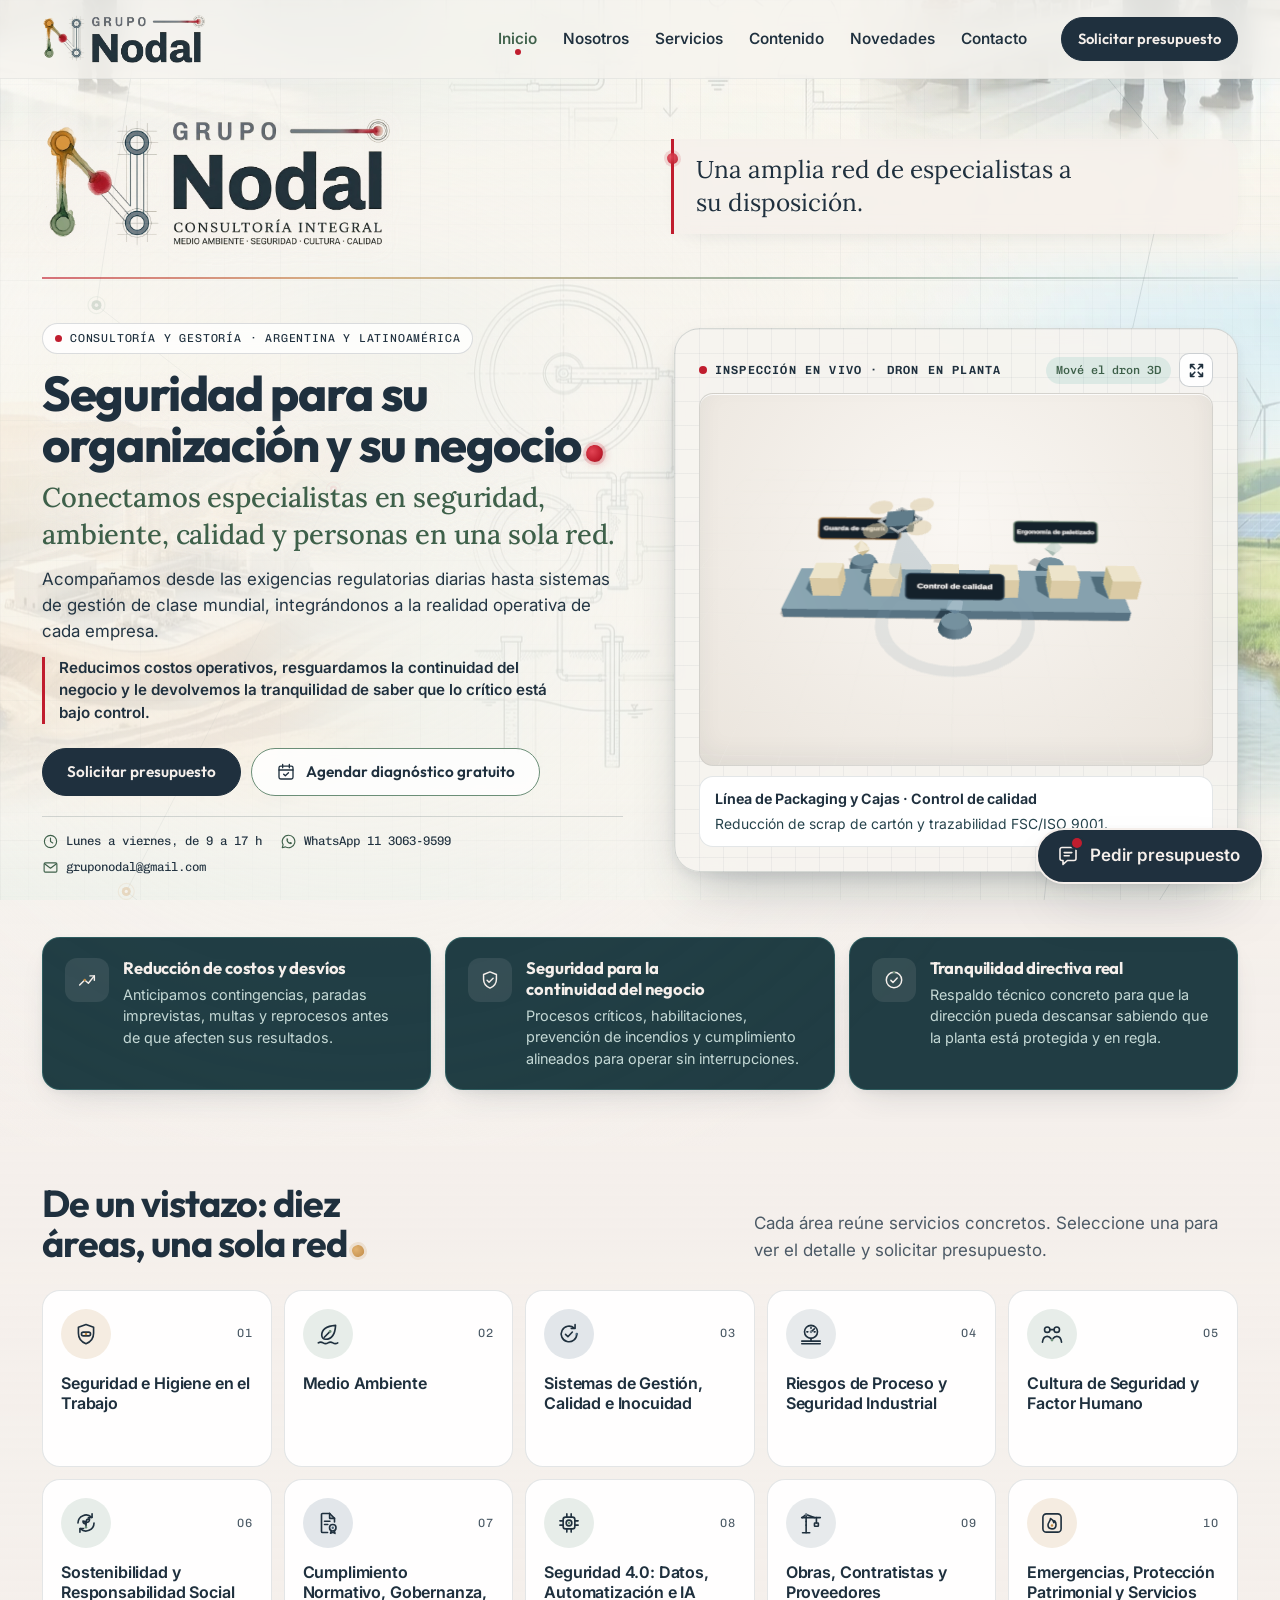
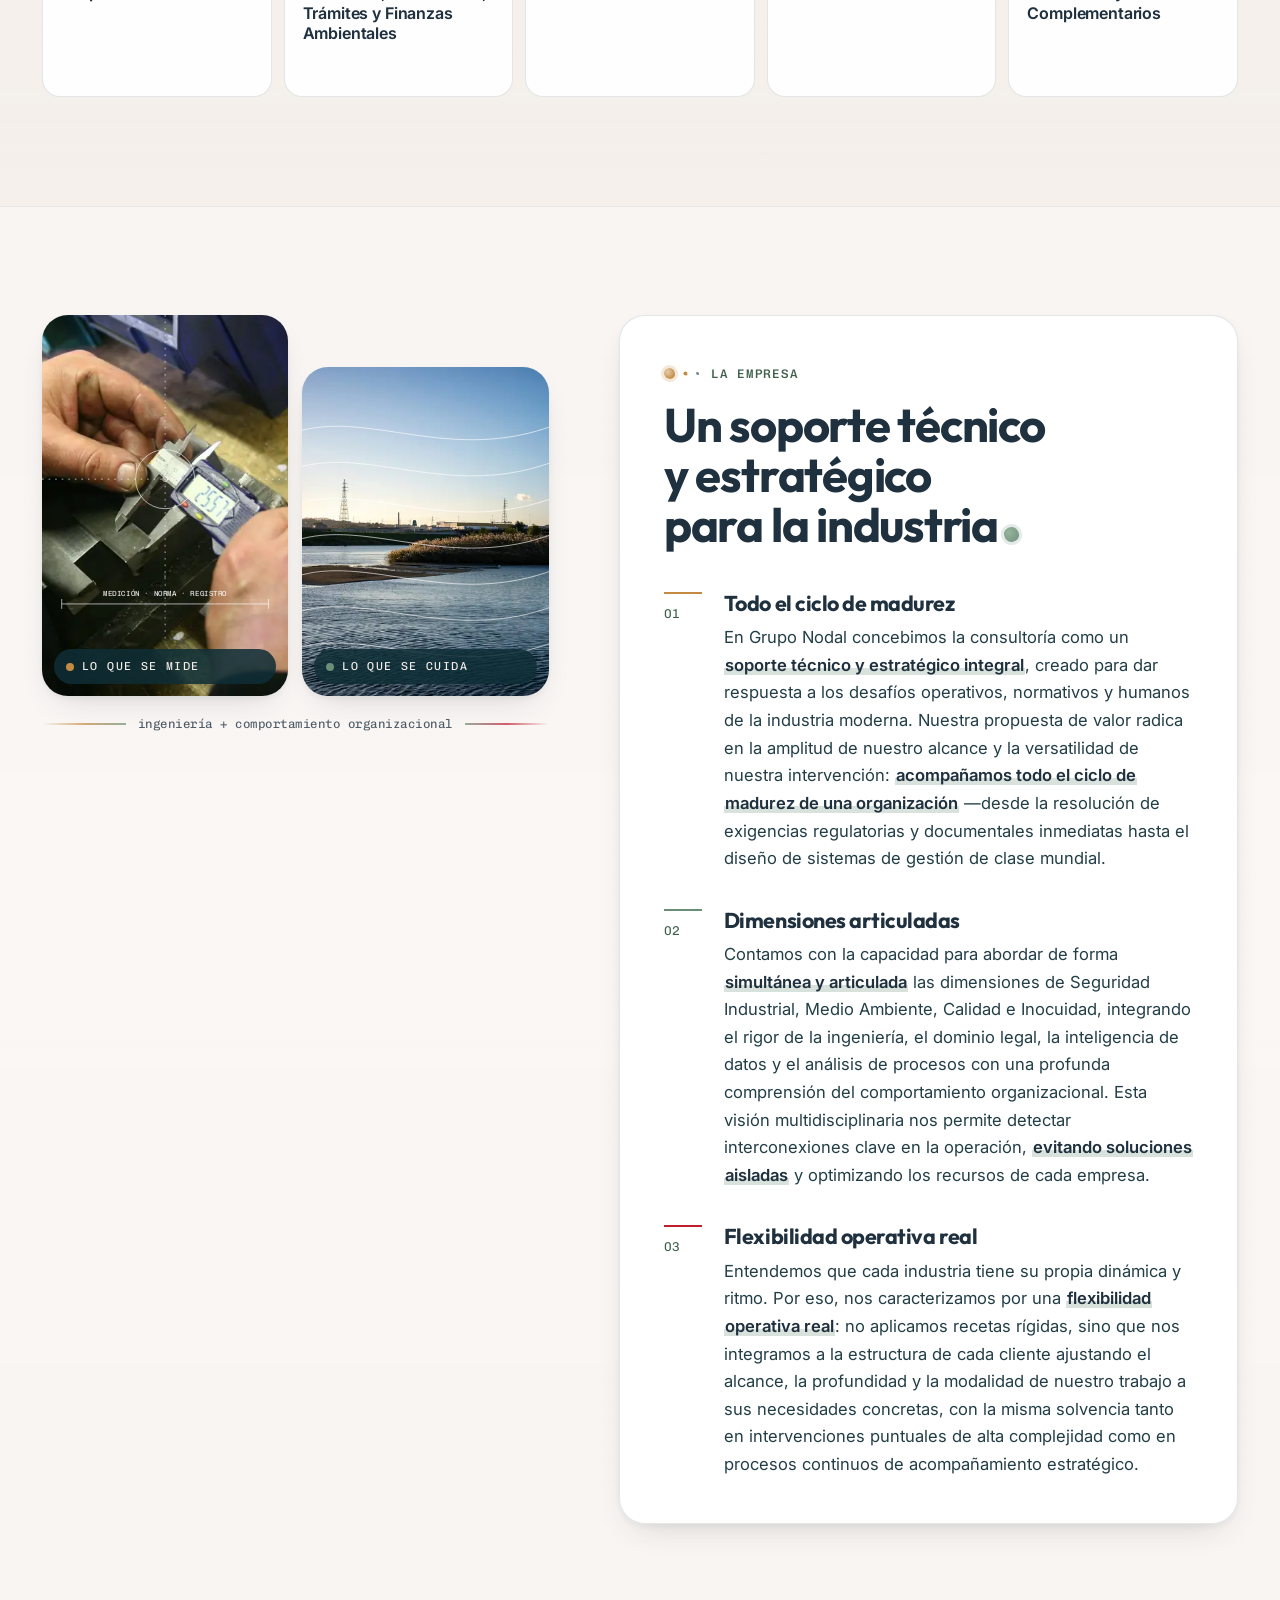
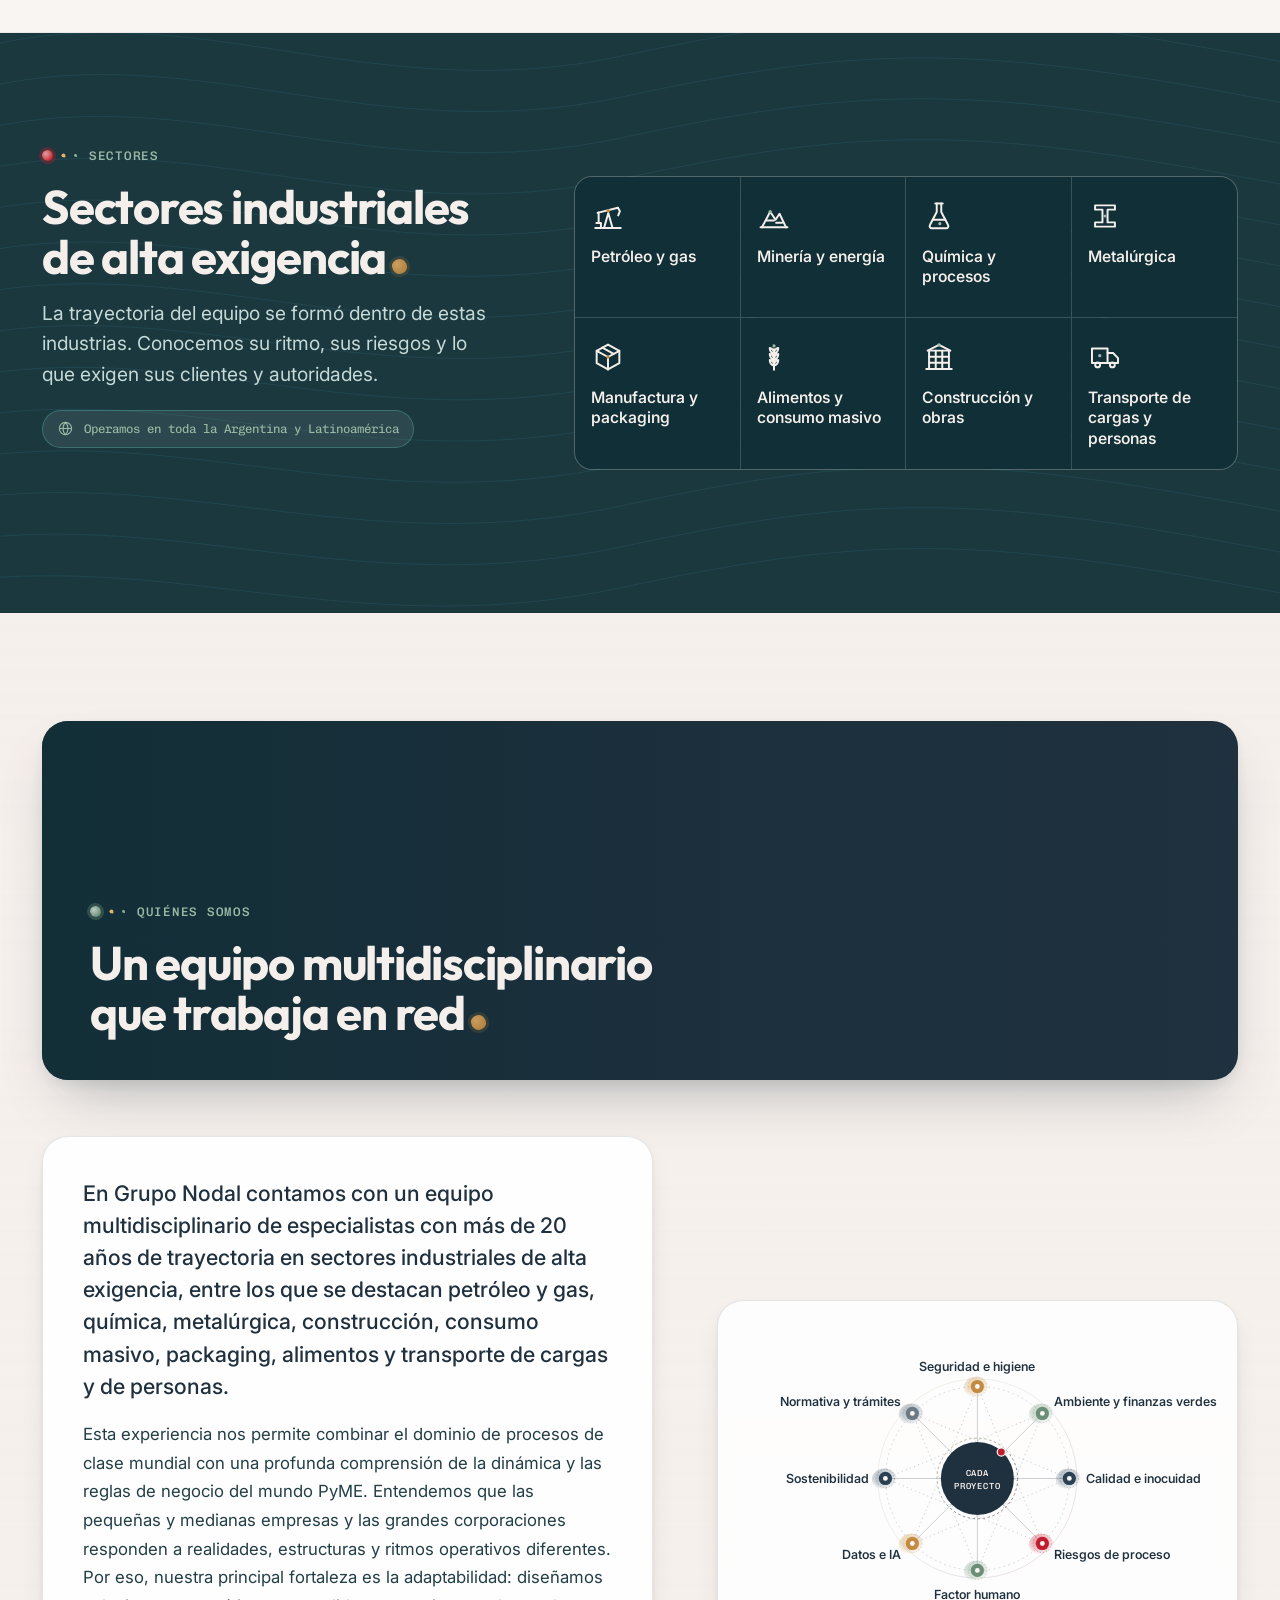
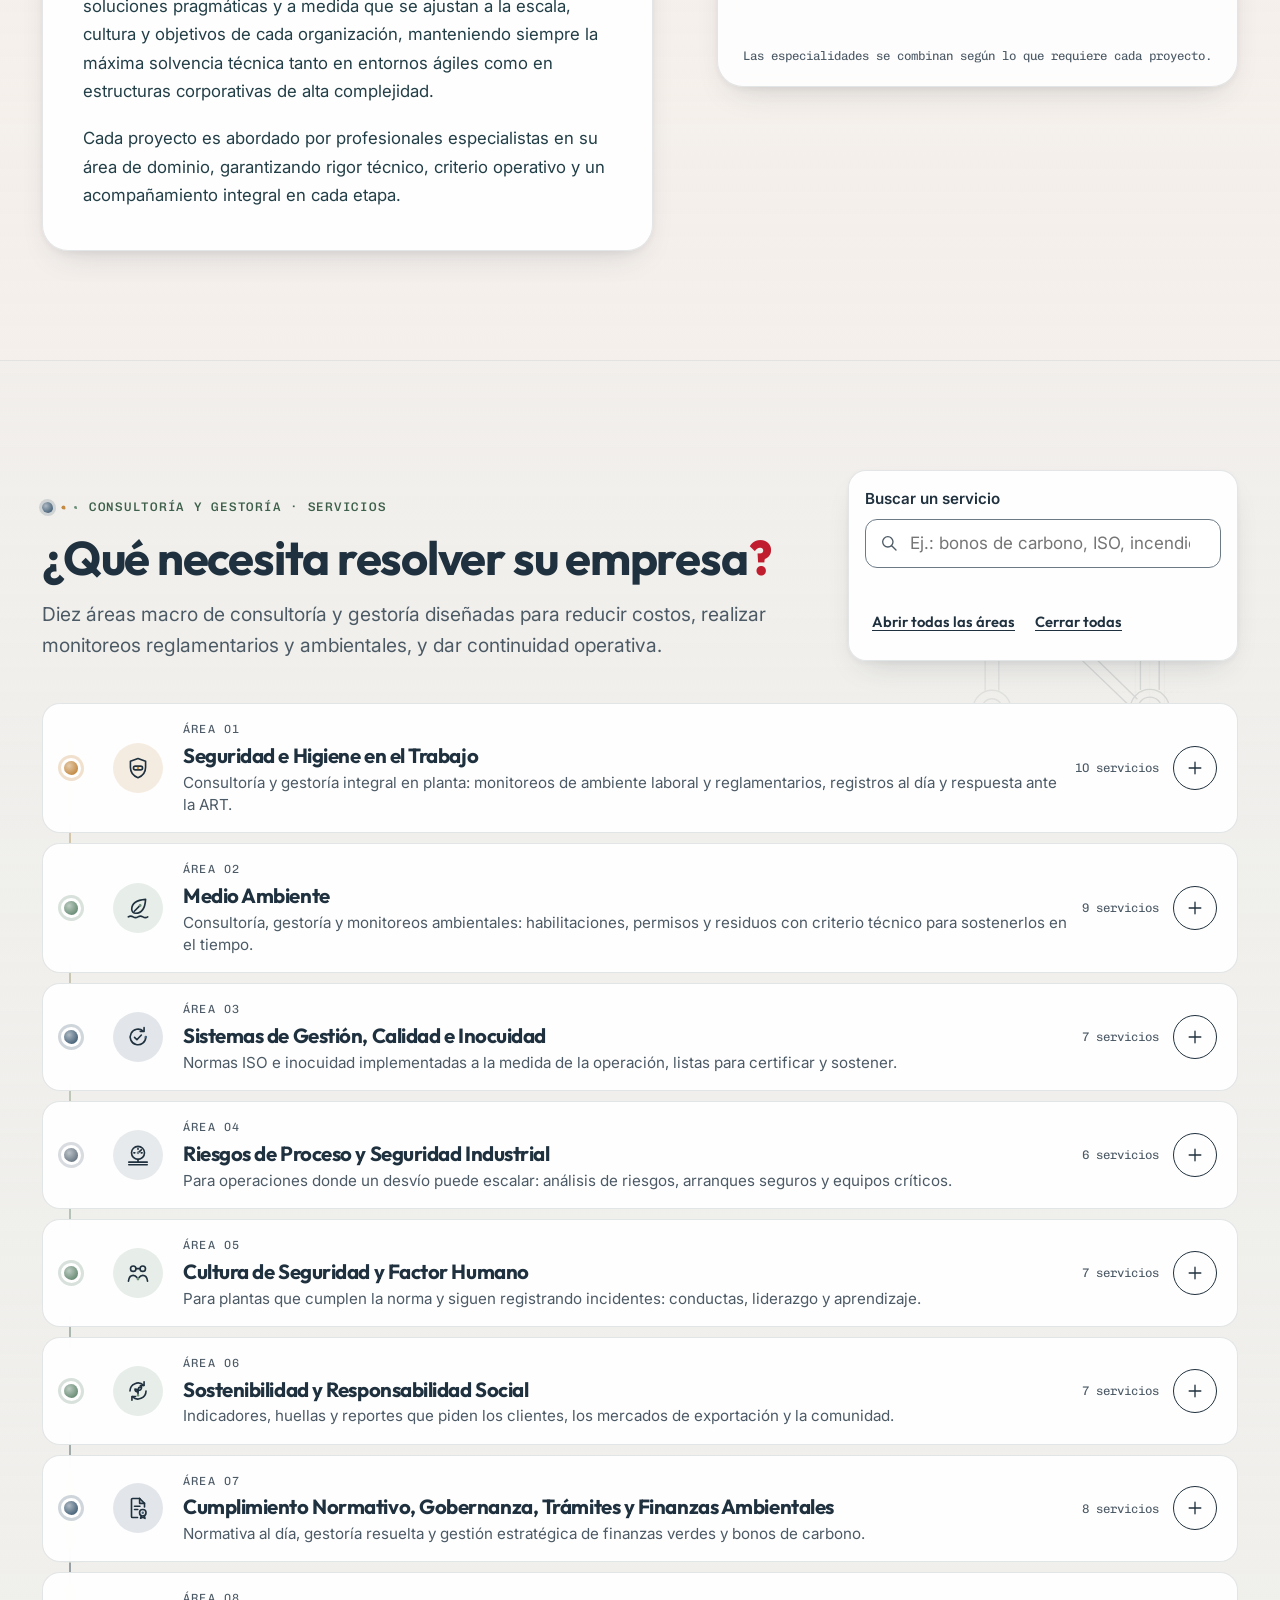
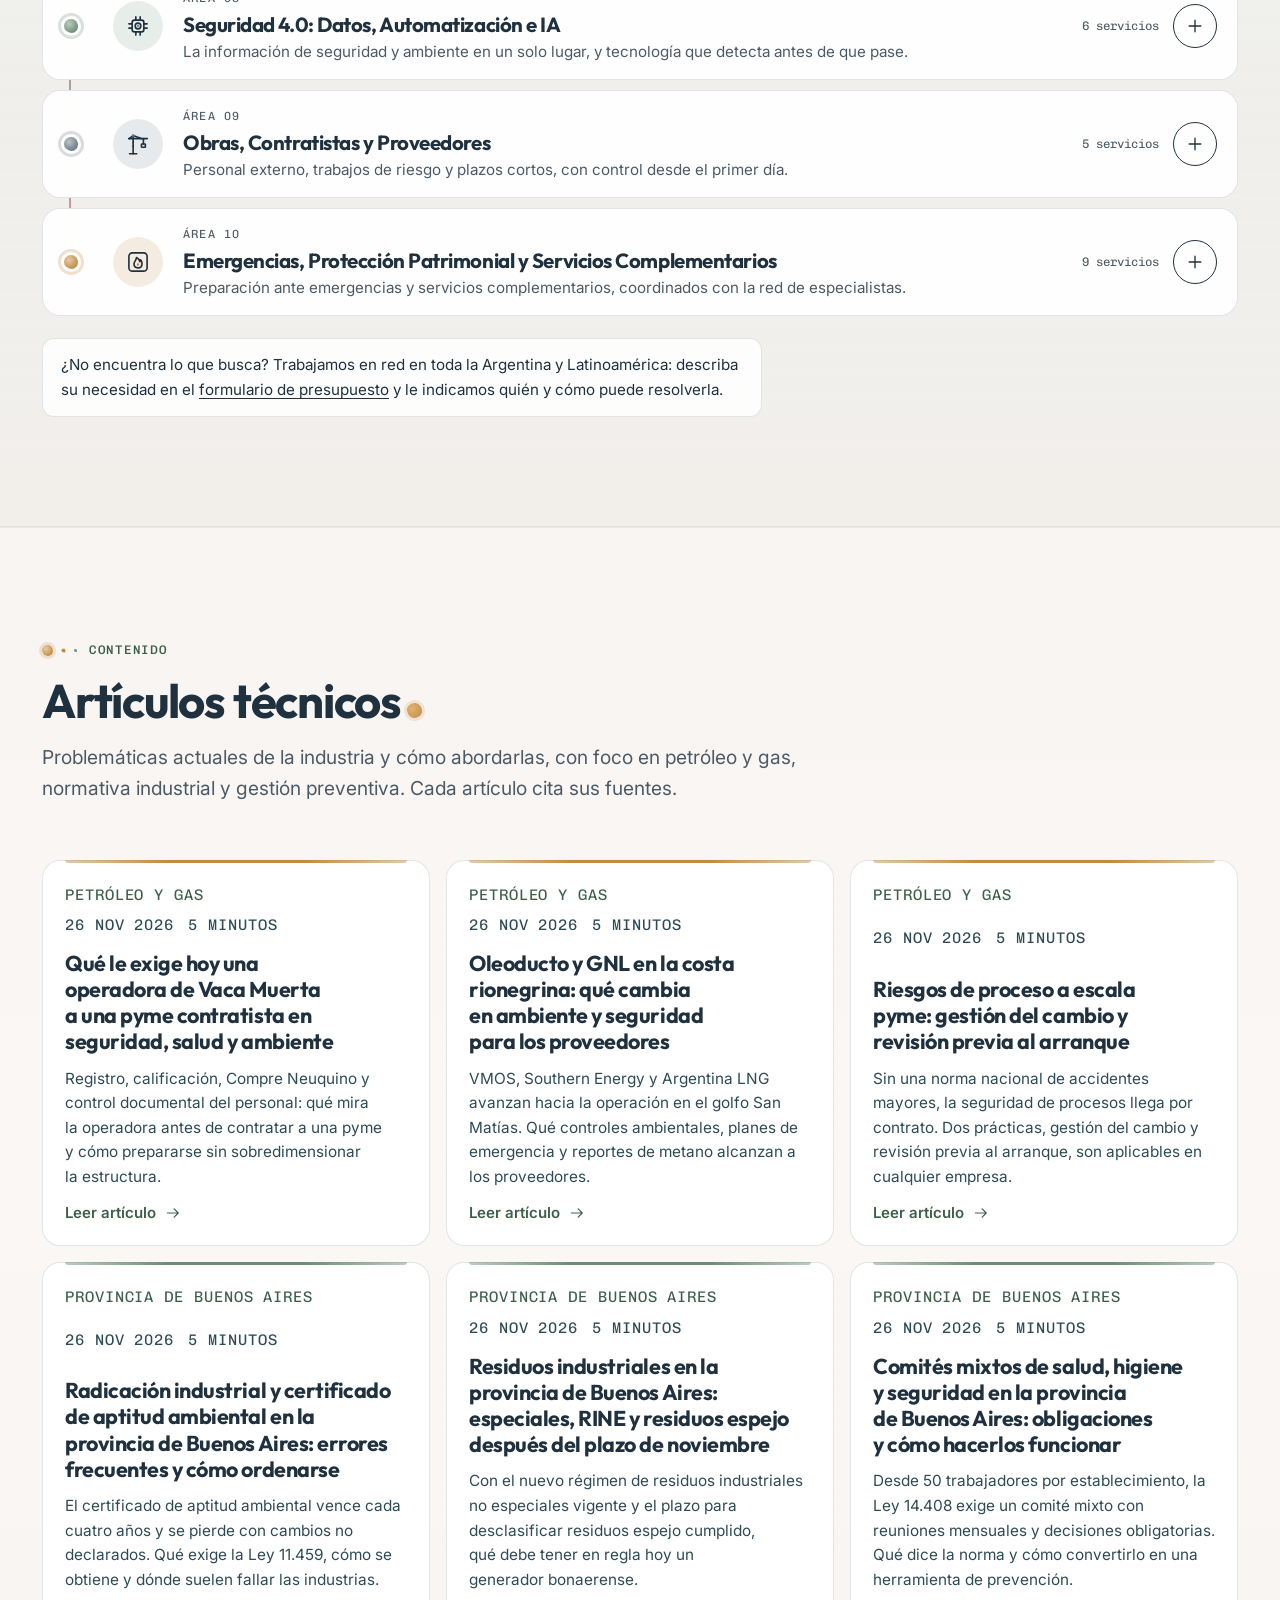
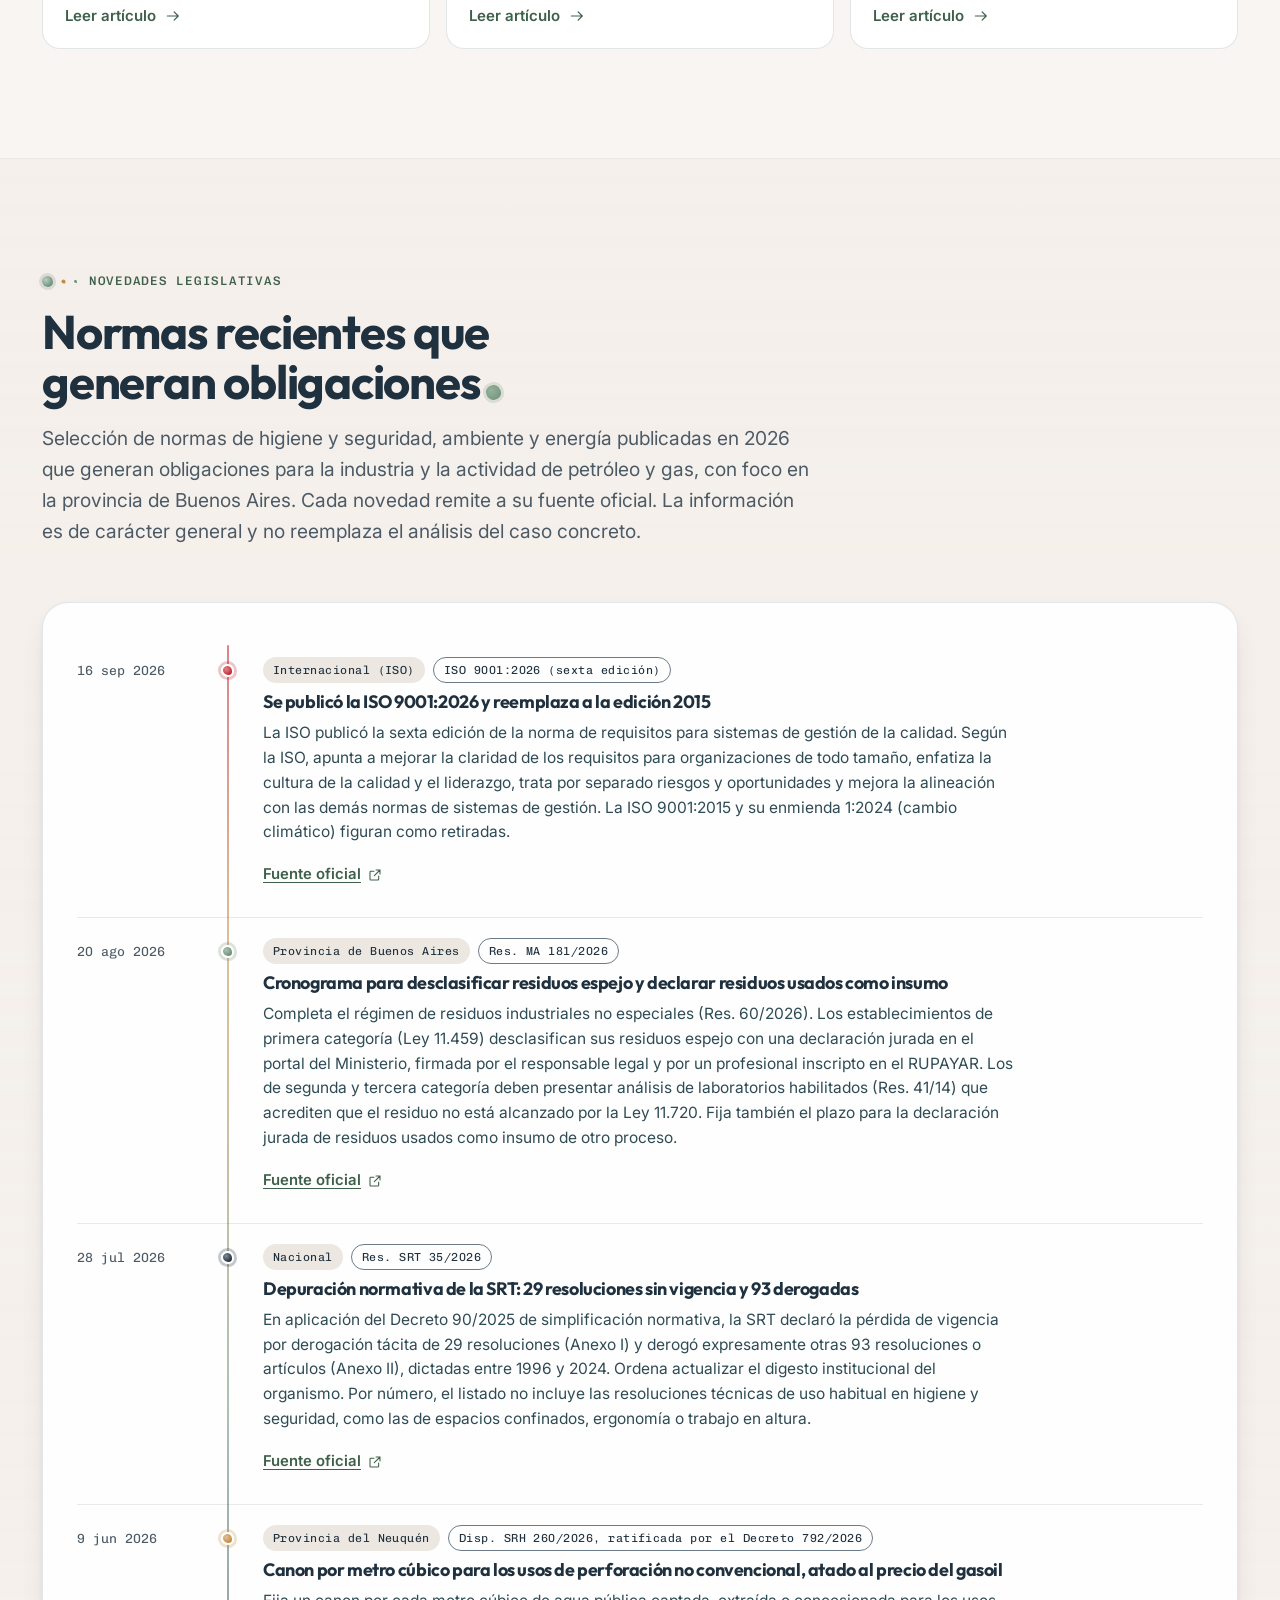
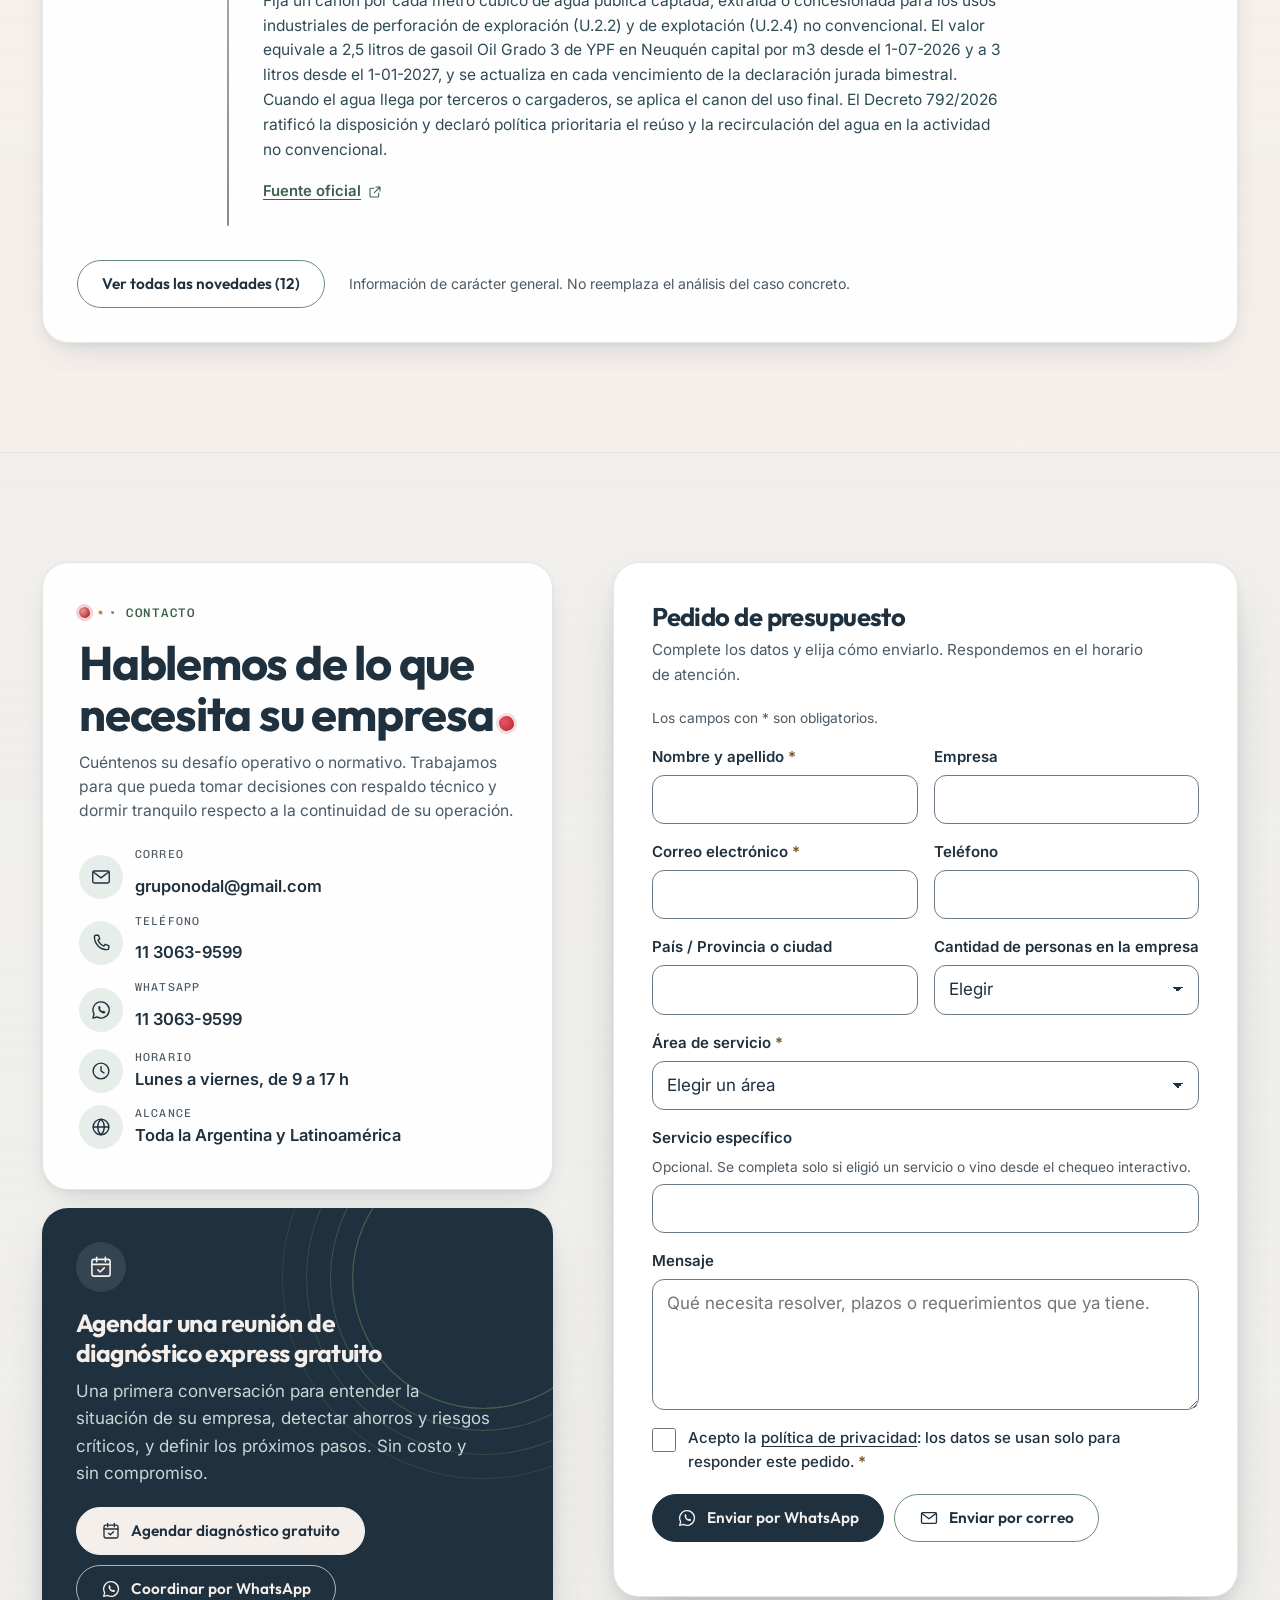
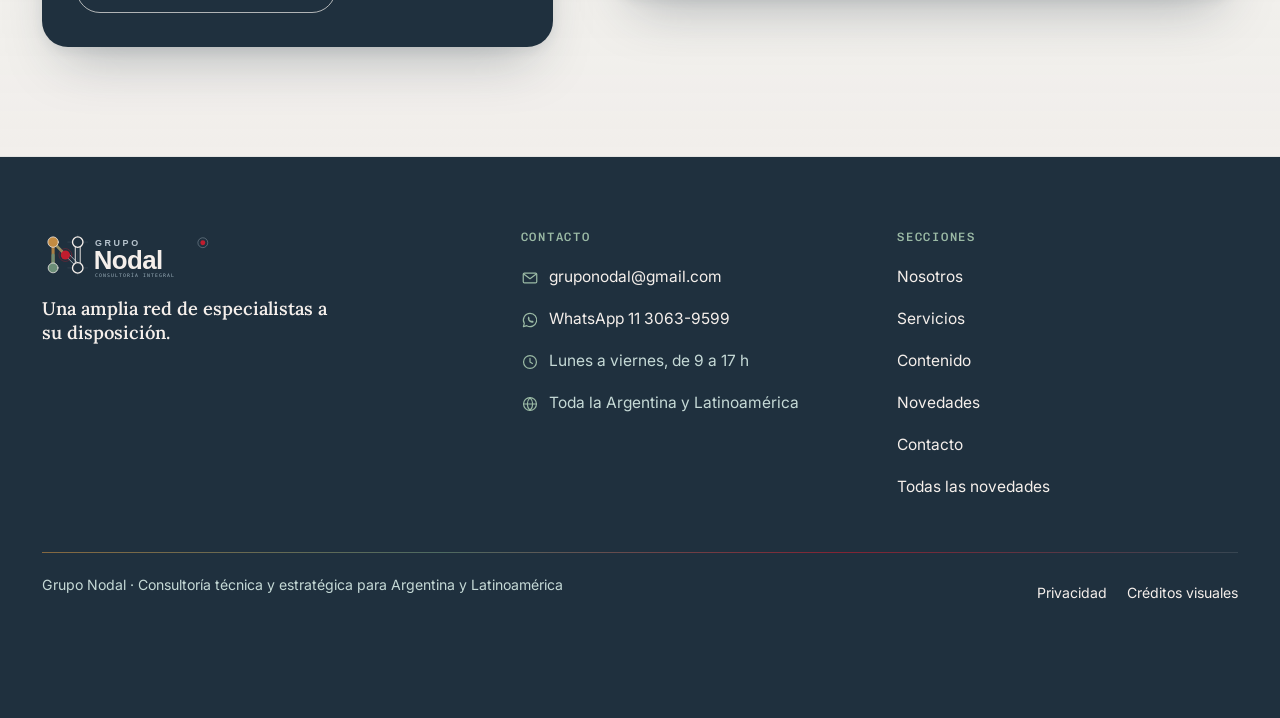
<file: index.html>
<!doctype html>
<html lang="es-AR">
<head>
<meta charset="utf-8">
<meta name="viewport" content="width=device-width, initial-scale=1">
<title>Grupo Nodal | Su industria segura, en regla y sin sobrecostos.</title>
<meta name="description" content="Grupo Nodal: red de especialistas en seguridad industrial, medio ambiente, finanzas verdes, calidad e inocuidad, riesgos de proceso y factor humano con alcance en toda la Argentina y Latinoamérica. Reducimos costos operativos y fortalecemos la continuidad de su negocio.">

<link rel="canonical" href="https://gpuccini-stack.github.io/grupo-nodal-preview/">
<meta property="og:type" content="website">
<meta property="og:locale" content="es_AR">
<meta property="og:site_name" content="Grupo Nodal">
<meta property="og:title" content="Grupo Nodal | Su industria segura, en regla y sin sobrecostos.">
<meta property="og:description" content="Grupo Nodal: red de especialistas en seguridad industrial, medio ambiente, finanzas verdes, calidad e inocuidad, riesgos de proceso y factor humano con alcance en toda la Argentina y Latinoamérica. Reducimos costos operativos y fortalecemos la continuidad de su negocio.">
<meta property="og:url" content="https://gpuccini-stack.github.io/grupo-nodal-preview/">
<meta property="og:image" content="https://gpuccini-stack.github.io/grupo-nodal-preview/assets/img/og-grupo-nodal.png">
<meta property="og:image:width" content="1200">
<meta property="og:image:height" content="630">
<meta property="og:image:alt" content="Grupo Nodal. Su industria segura, en regla y sin sobrecostos. Conectamos especialistas en seguridad, ambiente, calidad y personas en una sola red.">
<meta name="twitter:card" content="summary_large_image">
<meta name="theme-color" content="#F5EFEB">
<link rel="icon" href="assets/img/favicon.svg" type="image/svg+xml">
<link rel="icon" href="assets/img/favicon-32.png" sizes="32x32" type="image/png">
<link rel="apple-touch-icon" href="assets/img/apple-touch-icon.png">
<link rel="preconnect" href="https://fonts.googleapis.com">
<link rel="preconnect" href="https://fonts.gstatic.com" crossorigin>
<link href="https://fonts.googleapis.com/css2?family=Inter:wght@400;500;600&family=Lora:wght@400;500;600&family=Outfit:wght@600;700;800&display=swap" rel="stylesheet">
<link rel="preload" href="assets/fonts/Archivo-variable.woff2" as="font" type="font/woff2" crossorigin>
<link rel="stylesheet" href="assets/css/estilos.css">
<script src="assets/js/datos.js" defer></script>
<script src="assets/js/three.min.js" defer></script>
<script src="assets/js/contenidos-juego.js" defer></script>
<script src="assets/js/motor-nodal.js" defer></script>
<script src="assets/js/sitio.js" defer></script>
<script type="application/ld+json">{"@context": "https://schema.org", "@type": "ProfessionalService", "name": "Grupo Nodal", "description": "Grupo Nodal: red de especialistas en seguridad industrial, medio ambiente, finanzas verdes, calidad e inocuidad, riesgos de proceso y factor humano con alcance en toda la Argentina y Latinoamérica. Reducimos costos operativos y fortalecemos la continuidad de su negocio.", "url": "https://gpuccini-stack.github.io/grupo-nodal-preview/", "image": "https://gpuccini-stack.github.io/grupo-nodal-preview/assets/img/og-grupo-nodal.png", "logo": "https://gpuccini-stack.github.io/grupo-nodal-preview/assets/img/icono-512.png", "email": "gruponodal@gmail.com", "telephone": "+5491130639599", "slogan": "Su industria segura, en regla y sin sobrecostos. Conectamos especialistas en seguridad, ambiente, calidad y personas en una sola red.", "areaServed": [{"@type": "Country", "name": "Argentina"}, {"@type": "Place", "name": "Latinoamérica"}], "openingHoursSpecification": {"@type": "OpeningHoursSpecification", "dayOfWeek": ["Monday", "Tuesday", "Wednesday", "Thursday", "Friday"], "opens": "09:00", "closes": "17:00"}, "knowsAbout": ["Seguridad e Higiene en el Trabajo", "Medio Ambiente", "Sistemas de Gestión, Calidad e Inocuidad", "Riesgos de Proceso y Seguridad Industrial", "Cultura de Seguridad y Factor Humano", "Sostenibilidad y Responsabilidad Social", "Cumplimiento Normativo, Gobernanza, Trámites y Finanzas Ambientales", "Seguridad 4.0: Datos, Automatización e IA", "Obras, Contratistas y Proveedores", "Emergencias, Protección Patrimonial y Servicios Complementarios"], "hasOfferCatalog": {"@type": "OfferCatalog", "name": "Servicios", "itemListElement": [{"@type": "OfferCatalog", "name": "Seguridad e Higiene en el Trabajo", "itemListElement": [{"@type": "Offer", "itemOffered": {"@type": "Service", "name": "Diagnóstico inicial de seguridad, higiene y ambiente"}}, {"@type": "Offer", "itemOffered": {"@type": "Service", "name": "Servicio externo de higiene y seguridad"}}, {"@type": "Offer", "itemOffered": {"@type": "Service", "name": "Jefatura de higiene, seguridad y ambiente por abono"}}, {"@type": "Offer", "itemOffered": {"@type": "Service", "name": "Monitoreos de ambiente laboral y reglamentarios"}}, {"@type": "Offer", "itemOffered": {"@type": "Service", "name": "Estudios ergonómicos"}}, {"@type": "Offer", "itemOffered": {"@type": "Service", "name": "Relevamiento anual para la ART y agentes cancerígenos"}}, {"@type": "Offer", "itemOffered": {"@type": "Service", "name": "Mapa de riesgos"}}, {"@type": "Offer", "itemOffered": {"@type": "Service", "name": "Investigación de accidentes e informes técnicos"}}, {"@type": "Offer", "itemOffered": {"@type": "Service", "name": "Seguridad vial y gestión de flotas"}}, {"@type": "Offer", "itemOffered": {"@type": "Service", "name": "Higiene y seguridad en escuelas y edificios"}}]}, {"@type": "OfferCatalog", "name": "Medio Ambiente", "itemListElement": [{"@type": "Offer", "itemOffered": {"@type": "Service", "name": "Diagnóstico ambiental inicial"}}, {"@type": "Offer", "itemOffered": {"@type": "Service", "name": "Habilitación ambiental y radicación industrial"}}, {"@type": "Offer", "itemOffered": {"@type": "Service", "name": "Permisos de agua, vuelcos y emisiones gaseosas"}}, {"@type": "Offer", "itemOffered": {"@type": "Service", "name": "Monitoreos ambientales"}}, {"@type": "Offer", "itemOffered": {"@type": "Service", "name": "Gestión de residuos especiales, patogénicos e industriales"}}, {"@type": "Offer", "itemOffered": {"@type": "Service", "name": "Residuos industriales no especiales y residuos espejo"}}, {"@type": "Offer", "itemOffered": {"@type": "Service", "name": "Estudios y auditorías ambientales para petróleo, gas y minería"}}, {"@type": "Offer", "itemOffered": {"@type": "Service", "name": "Estudios de impacto ambiental y social"}}, {"@type": "Offer", "itemOffered": {"@type": "Service", "name": "Pasivos ambientales, cierre o venta de planta"}}]}, {"@type": "OfferCatalog", "name": "Sistemas de Gestión, Calidad e Inocuidad", "itemListElement": [{"@type": "Offer", "itemOffered": {"@type": "Service", "name": "Sistema de gestión integrado ISO 9001, 14001 y 45001"}}, {"@type": "Offer", "itemOffered": {"@type": "Service", "name": "Transición a ISO 9001 e ISO 14001 versión 2026"}}, {"@type": "Offer", "itemOffered": {"@type": "Service", "name": "Inocuidad alimentaria y de envases: ISO 22000, FSSC 22000 y BRCGS"}}, {"@type": "Offer", "itemOffered": {"@type": "Service", "name": "Cadena de custodia forestal FSC y PEFC"}}, {"@type": "Offer", "itemOffered": {"@type": "Service", "name": "Auditorías internas y de proveedores"}}, {"@type": "Offer", "itemOffered": {"@type": "Service", "name": "Pérdidas, mantenimiento productivo total y seguridad"}}, {"@type": "Offer", "itemOffered": {"@type": "Service", "name": "Capacitación en normas ISO"}}]}, {"@type": "OfferCatalog", "name": "Riesgos de Proceso y Seguridad Industrial", "itemListElement": [{"@type": "Offer", "itemOffered": {"@type": "Service", "name": "Seguridad de procesos (PSM)"}}, {"@type": "Offer", "itemOffered": {"@type": "Service", "name": "Revisión de seguridad previa al arranque"}}, {"@type": "Offer", "itemOffered": {"@type": "Service", "name": "Gestión del cambio"}}, {"@type": "Offer", "itemOffered": {"@type": "Service", "name": "Polvos combustibles, silos y amoníaco"}}, {"@type": "Offer", "itemOffered": {"@type": "Service", "name": "Equipos críticos: aparatos a presión, izaje, tanques y riesgo eléctrico"}}, {"@type": "Offer", "itemOffered": {"@type": "Service", "name": "Inspecciones de riesgo para aseguradoras"}}]}, {"@type": "OfferCatalog", "name": "Cultura de Seguridad y Factor Humano", "itemListElement": [{"@type": "Offer", "itemOffered": {"@type": "Service", "name": "Seguridad basada en el comportamiento"}}, {"@type": "Offer", "itemOffered": {"@type": "Service", "name": "Liderazgo en seguridad para supervisores"}}, {"@type": "Offer", "itemOffered": {"@type": "Service", "name": "Programa de cambio cultural"}}, {"@type": "Offer", "itemOffered": {"@type": "Service", "name": "Aprendizaje de incidentes, Safety II y HOP"}}, {"@type": "Offer", "itemOffered": {"@type": "Service", "name": "Riesgos psicosociales"}}, {"@type": "Offer", "itemOffered": {"@type": "Service", "name": "Capacitación en planta"}}, {"@type": "Offer", "itemOffered": {"@type": "Service", "name": "Academia en línea"}}]}, {"@type": "OfferCatalog", "name": "Sostenibilidad y Responsabilidad Social", "itemListElement": [{"@type": "Offer", "itemOffered": {"@type": "Service", "name": "Huella de carbono y huella hídrica"}}, {"@type": "Offer", "itemOffered": {"@type": "Service", "name": "Reporte de sostenibilidad"}}, {"@type": "Offer", "itemOffered": {"@type": "Service", "name": "Eficiencia energética, agua y residuos"}}, {"@type": "Offer", "itemOffered": {"@type": "Service", "name": "Debida diligencia para exportadores (EUDR)"}}, {"@type": "Offer", "itemOffered": {"@type": "Service", "name": "Mecanismo europeo de ajuste en frontera (CBAM) y taxonomías"}}, {"@type": "Offer", "itemOffered": {"@type": "Service", "name": "Planes de descarbonización"}}, {"@type": "Offer", "itemOffered": {"@type": "Service", "name": "Responsabilidad social empresaria"}}]}, {"@type": "OfferCatalog", "name": "Cumplimiento Normativo, Gobernanza, Trámites y Finanzas Ambientales", "itemListElement": [{"@type": "Offer", "itemOffered": {"@type": "Service", "name": "Finanzas verdes, bonos de carbono y finanzas ambientales"}}, {"@type": "Offer", "itemOffered": {"@type": "Service", "name": "Matriz legal ambiental y de seguridad"}}, {"@type": "Offer", "itemOffered": {"@type": "Service", "name": "Auditorías de cumplimiento normativo"}}, {"@type": "Offer", "itemOffered": {"@type": "Service", "name": "Habilitaciones, planos municipales y gestoría de trámites"}}, {"@type": "Offer", "itemOffered": {"@type": "Service", "name": "Sustancias químicas: RENPRE y SGA"}}, {"@type": "Offer", "itemOffered": {"@type": "Service", "name": "Seguro ambiental obligatorio"}}, {"@type": "Offer", "itemOffered": {"@type": "Service", "name": "Responsable técnico para productos importados"}}, {"@type": "Offer", "itemOffered": {"@type": "Service", "name": "Representación técnica ante la autoridad"}}]}, {"@type": "OfferCatalog", "name": "Seguridad 4.0: Datos, Automatización e IA", "itemListElement": [{"@type": "Offer", "itemOffered": {"@type": "Service", "name": "Plataforma en línea de legajo y vencimientos"}}, {"@type": "Offer", "itemOffered": {"@type": "Service", "name": "Tableros de indicadores"}}, {"@type": "Offer", "itemOffered": {"@type": "Service", "name": "Visión por computadora e IoT para prevención"}}, {"@type": "Offer", "itemOffered": {"@type": "Service", "name": "Inteligencia artificial aplicada a la prevención"}}, {"@type": "Offer", "itemOffered": {"@type": "Service", "name": "Automatizaciones para la prevención"}}, {"@type": "Offer", "itemOffered": {"@type": "Service", "name": "Gemelos digitales para análisis de riesgos"}}]}, {"@type": "OfferCatalog", "name": "Obras, Contratistas y Proveedores", "itemListElement": [{"@type": "Offer", "itemOffered": {"@type": "Service", "name": "Higiene y seguridad en obras y paradas de planta"}}, {"@type": "Offer", "itemOffered": {"@type": "Service", "name": "Técnicos de seguridad en obra y en planta"}}, {"@type": "Offer", "itemOffered": {"@type": "Service", "name": "Control documental de contratistas"}}, {"@type": "Offer", "itemOffered": {"@type": "Service", "name": "Inducción en línea para contratistas y proveedores"}}, {"@type": "Offer", "itemOffered": {"@type": "Service", "name": "Proveedor listo para petróleo, gas y minería"}}]}, {"@type": "OfferCatalog", "name": "Emergencias, Protección Patrimonial y Servicios Complementarios", "itemListElement": [{"@type": "Offer", "itemOffered": {"@type": "Service", "name": "Plan de emergencia y evacuación"}}, {"@type": "Offer", "itemOffered": {"@type": "Service", "name": "Brigadas, primeros auxilios y RCP"}}, {"@type": "Offer", "itemOffered": {"@type": "Service", "name": "Autoprotección en la Ciudad de Buenos Aires"}}, {"@type": "Offer", "itemOffered": {"@type": "Service", "name": "Protección contra incendio"}}, {"@type": "Offer", "itemOffered": {"@type": "Service", "name": "Mantenimiento de redes de incendio, detección y matafuegos"}}, {"@type": "Offer", "itemOffered": {"@type": "Service", "name": "Continuidad del negocio y gestión de crisis"}}, {"@type": "Offer", "itemOffered": {"@type": "Service", "name": "Seguridad patrimonial"}}, {"@type": "Offer", "itemOffered": {"@type": "Service", "name": "Elementos de protección personal y equipamiento"}}, {"@type": "Offer", "itemOffered": {"@type": "Service", "name": "Control de plagas"}}]}]}}</script>
<meta name="robots" content="noindex, nofollow">
</head>

<body class="con-tapiz">
<svg class="sprite" aria-hidden="true" focusable="false" width="0" height="0"><symbol id="a-seguridad" viewBox="0 0 24 24"><path d="M12 3.2 19 5.8v5.5c0 4.5-2.9 8.1-7 9.6-4.1-1.5-7-5.1-7-9.6V5.8z"/><rect x="7.8" y="10.3" width="8.4" height="3.4" rx="1.7"/><circle class="n" cx="12" cy="12" r="1.15"/></symbol><symbol id="a-ambiente" viewBox="0 0 24 24"><path d="M6.2 13.2c0-5.1 4-8.6 12.8-9.2-.5 8.8-4.1 12.8-9.2 12.8-2 0-3.6-1.6-3.6-3.6z"/><path d="M8.6 15 14 9.6"/><path d="M3 20.2c1.5-1 3-1 4.5 0s3 1 4.5 0 3-1 4.5 0 3 1 4.5 0"/><circle class="n" cx="14" cy="9.6" r="1.25"/></symbol><symbol id="a-gestion" viewBox="0 0 24 24"><path d="M19.2 12A7.2 7.2 0 1 1 16.8 6.6"/><path d="M17.6 3.4v3.5h-3.5"/><path d="m8.8 12.3 2.2 2.2 4.1-4.3"/><circle class="n" cx="19.2" cy="12" r="1.25"/></symbol><symbol id="a-proceso" viewBox="0 0 24 24"><circle cx="12" cy="10" r="6"/><path d="m12 10 3.1-2.7"/><path d="M8.2 10h.9M12 5.9v.9M14.9 10h.9"/><path d="M12 16v2.6M3.5 18.6h17M3.5 21h17"/><circle class="n" cx="12" cy="10" r="1.2"/></symbol><symbol id="a-cultura" viewBox="0 0 24 24"><circle cx="7.6" cy="8" r="2.5"/><circle cx="16.4" cy="8" r="2.5"/><path d="M3.2 19.5c.4-3.3 2.1-5.3 4.4-5.3 1.4 0 2.6.7 3.4 2M20.8 19.5c-.4-3.3-2.1-5.3-4.4-5.3-1.4 0-2.6.7-3.4 2"/><path d="M10.1 8h3.8"/><circle class="n" cx="12" cy="17.6" r="1.25"/></symbol><symbol id="a-sostenibilidad" viewBox="0 0 24 24"><path d="M4.6 12a7.4 7.4 0 0 1 12.6-5.2"/><path d="M17.6 3.5v3.4h-3.4"/><path d="M19.4 12a7.4 7.4 0 0 1-12.6 5.2"/><path d="M6.4 20.5v-3.4h3.4"/><path d="M12 16v-4.6"/><path d="M12 11.4c0-2 1.3-3.2 3.3-3.2 0 2-1.3 3.2-3.3 3.2zM12 12.8c0-1.6-1.1-2.7-2.8-2.7 0 1.6 1.1 2.7 2.8 2.7z"/><circle class="n" cx="12" cy="16" r="1.15"/></symbol><symbol id="a-cumplimiento" viewBox="0 0 24 24"><path d="M13.5 3.2H7a1 1 0 0 0-1 1v15.6a1 1 0 0 0 1 1h4.6"/><path d="M13.5 3.2 18 7.7v3.4"/><path d="M13.5 3.2v4.5H18"/><path d="M8.8 10.4h5M8.8 13.4h3"/><circle cx="16.4" cy="16.4" r="3"/><path d="m15 19.1-.6 2.4 2-.9 2 .9-.6-2.4"/><circle class="n" cx="16.4" cy="16.4" r="1.1"/></symbol><symbol id="a-datos" viewBox="0 0 24 24"><rect x="6.6" y="6.6" width="10.8" height="10.8" rx="2.2"/><path d="M10 3.6v3M14 3.6v3M10 17.4v3M14 17.4v3M3.6 10h3M3.6 14h3M17.4 10h3M17.4 14h3"/><circle cx="12" cy="12" r="2.6"/><circle class="n" cx="12" cy="12" r="1.05"/></symbol><symbol id="a-obras" viewBox="0 0 24 24"><path d="M7.5 21V4.2"/><path d="M3.4 7h17.2"/><path d="M7.5 4.2 3.8 7M7.5 4.2 15 7"/><path d="M17 7v5"/><rect x="15.2" y="12" width="3.6" height="3" rx=".5"/><path d="M4.2 21h6.6"/><path d="M7.5 10.5h0M7.5 14h0"/><circle class="n" cx="7.5" cy="4.2" r="1.2"/></symbol><symbol id="a-emergencias" viewBox="0 0 24 24"><rect x="3.6" y="3.6" width="16.8" height="16.8" rx="3.2"/><path d="M12 17.4c-2.2 0-3.7-1.5-3.7-3.5 0-2.5 2.3-3.4 2.3-6.1 1.8.9 2.9 2.3 3.1 3.9.4-.4.7-1 .7-1.7.8.9 1.3 2.2 1.3 3.5 0 2.3-1.5 3.9-3.7 3.9z"/><circle class="n" cx="12" cy="14.4" r="1.15"/></symbol><symbol id="s-petroleo" viewBox="0 0 24 24"><path d="M3 20.5h18"/><path d="m9.2 20.5 3-10.6 3 10.6"/><path d="M4.6 9.8 19 6.2"/><path d="M19 6.2l1.4 2.4-1.2 3"/><path d="M5.4 9.6V17"/><path d="M3.8 17h3.2v3.5"/><circle class="n" cx="12.2" cy="8.3" r="1.2"/></symbol><symbol id="s-mineria" viewBox="0 0 24 24"><path d="M2.5 20h19"/><path d="m3.5 20 5.8-11 3.8 5.6 2.8-4.2 4.6 9.6"/><path d="M6.8 15.2h5.2M13.5 16.8h4.2"/><circle class="n" cx="9.3" cy="9" r="1.2"/></symbol><symbol id="s-quimica" viewBox="0 0 24 24"><path d="M9.4 3.2h5.2"/><path d="M10.4 3.2v6L5.6 18.3a1.6 1.6 0 0 0 1.4 2.4h10a1.6 1.6 0 0 0 1.4-2.4L13.6 9.2v-6"/><path d="M7.6 14.6h8.8"/><circle class="n" cx="12.6" cy="17.4" r="1.1"/></symbol><symbol id="s-metalurgica" viewBox="0 0 24 24"><path d="M5 4.5h14v3h-5.2v9H19v3H5v-3h5.2v-9H5z"/><circle class="n" cx="12" cy="12" r="1.1"/></symbol><symbol id="s-construccion" viewBox="0 0 24 24"><path d="M3 20.5h18"/><path d="M5 20.5V7.5h14v13"/><path d="M5 11.8h14M5 16.1h14"/><path d="M9.7 7.5v13M14.3 7.5v13"/><path d="M4 7.5 12 3.5l8 4"/><circle class="n" cx="12" cy="3.5" r="1.15"/></symbol><symbol id="s-consumo" viewBox="0 0 24 24"><path d="M3 4.2h2.4l2.1 10.6h10l1.9-7.3H6.4"/><circle cx="9" cy="18.8" r="1.5"/><circle cx="16.6" cy="18.8" r="1.5"/><circle class="n" cx="12.6" cy="11.2" r="1.1"/></symbol><symbol id="s-packaging" viewBox="0 0 24 24"><path d="M12 3.2 20 7.6v8.8L12 20.8l-8-4.4V7.6z"/><path d="M4 7.6 12 12l8-4.4"/><path d="M12 12v8.8"/><path d="m8 5.4 8 4.4"/><circle class="n" cx="12" cy="12" r="1.15"/></symbol><symbol id="s-alimentos" viewBox="0 0 24 24"><path d="M12 21V6.5"/><path d="M12 9.6c-1.9-.4-3-1.8-3-3.9 1.9.4 3 1.8 3 3.9zM12 9.6c1.9-.4 3-1.8 3-3.9-1.9.4-3 1.8-3 3.9zM12 13.8c-1.9-.4-3-1.8-3-3.9 1.9.4 3 1.8 3 3.9zM12 13.8c1.9-.4 3-1.8 3-3.9-1.9.4-3 1.8-3 3.9zM12 18c-1.9-.4-3-1.8-3-3.9 1.9.4 3 1.8 3 3.9zM12 18c1.9-.4 3-1.8 3-3.9-1.9.4-3 1.8-3 3.9z"/><circle class="n" cx="12" cy="4.2" r="1.15"/></symbol><symbol id="s-transporte" viewBox="0 0 24 24"><path d="M2.8 6h11v10.2h-11z"/><path d="M13.8 9.2h3.9l3.5 3.6v3.4h-7.4"/><circle cx="6.8" cy="17.6" r="1.7"/><circle cx="17.2" cy="17.6" r="1.7"/><circle class="n" cx="8.3" cy="11.1" r="1.15"/></symbol><symbol id="u-whatsapp" viewBox="0 0 24 24"><path d="M12 3.2a8.8 8.8 0 0 0-7.6 13.2L3.2 20.8l4.5-1.2A8.8 8.8 0 1 0 12 3.2z"/><path class="f" d="M9.1 7.9c.2-.4.4-.4.7-.4h.5c.2 0 .4.1.5.4l.7 1.7c.1.2 0 .5-.1.6l-.5.6c.6 1.1 1.5 2 2.6 2.6l.6-.5c.2-.1.4-.2.6-.1l1.7.7c.3.1.4.3.4.5v.5c0 .3-.1.6-.4.8-.5.3-1.2.5-1.9.4-2.6-.4-5-2.8-5.4-5.4-.1-.7.1-1.5.4-2z"/></symbol><symbol id="u-correo" viewBox="0 0 24 24"><rect x="3" y="5.5" width="18" height="13" rx="1.6"/><path d="m3.6 6.6 8.4 6.4 8.4-6.4"/></symbol><symbol id="u-telefono" viewBox="0 0 24 24"><path d="M6.6 3.5h2.6l1.4 4-1.9 1.3a11 11 0 0 0 6.5 6.5l1.3-1.9 4 1.4v2.6c0 1-.8 1.8-1.8 1.8C10.9 19.2 4.8 13.1 4.8 5.3c0-1 .8-1.8 1.8-1.8z"/></symbol><symbol id="u-reloj" viewBox="0 0 24 24"><circle cx="12" cy="12" r="8.6"/><path d="M12 7.2V12l3.2 2"/></symbol><symbol id="u-ubicacion" viewBox="0 0 24 24"><path d="M12 21s-6.4-5.6-6.4-11a6.4 6.4 0 0 1 12.8 0c0 5.4-6.4 11-6.4 11z"/><circle cx="12" cy="10" r="2.3"/></symbol><symbol id="u-calendario" viewBox="0 0 24 24"><rect x="3.6" y="5" width="16.8" height="15.4" rx="2"/><path d="M3.6 9.6h16.8M8 3v4M16 3v4"/><path d="m9.2 14.6 2 2 3.8-3.8"/></symbol><symbol id="u-flecha" viewBox="0 0 24 24"><path d="M4.5 12h14.5M13.5 6.5 19 12l-5.5 5.5"/></symbol><symbol id="u-externo" viewBox="0 0 24 24"><path d="M13.5 4.5h6v6M19.5 4.5l-8.5 8.5"/><path d="M17.5 13.5v5a1 1 0 0 1-1 1h-11a1 1 0 0 1-1-1v-11a1 1 0 0 1 1-1h5"/></symbol><symbol id="u-buscar" viewBox="0 0 24 24"><circle cx="10.6" cy="10.6" r="6.2"/><path d="m15.2 15.2 5.2 5.2"/></symbol><symbol id="u-globo" viewBox="0 0 24 24"><path d="M4 5.5a2 2 0 0 1 2-2h12a2 2 0 0 1 2 2v9a2 2 0 0 1-2 2h-6.6L7 20.4v-3.9H6a2 2 0 0 1-2-2z"/><path d="M8.2 8.6h7.6M8.2 11.8h5"/></symbol><symbol id="u-cerrar" viewBox="0 0 24 24"><path d="m6 6 12 12M18 6 6 18"/></symbol><symbol id="u-mas" viewBox="0 0 24 24"><path d="M12 5v14M5 12h14"/></symbol><symbol id="u-linkedin" viewBox="0 0 24 24"><rect x="3.5" y="3.5" width="17" height="17" rx="1.6"/><path d="M8 10.5V17M12 17v-3.6c0-1.6 1-2.6 2.3-2.6s2 .9 2 2.6V17M12 10.5V17"/><circle class="f" cx="8" cy="7.6" r="1.1"/></symbol><symbol id="u-documento" viewBox="0 0 24 24"><path d="M14 3.5H7a1 1 0 0 0-1 1v15a1 1 0 0 0 1 1h10a1 1 0 0 0 1-1V7.5z"/><path d="M14 3.5v4h4M9 12h6M9 15.5h6"/></symbol><symbol id="u-guardar" viewBox="0 0 24 24"><circle cx="9.5" cy="8" r="3.6"/><path d="M2.8 20c.6-3.6 3.4-5.6 6.7-5.6 1.6 0 3.1.5 4.2 1.4M18 13v7M14.5 16.5h7"/></symbol><symbol id="u-web" viewBox="0 0 24 24"><circle cx="12" cy="12" r="8.6"/><path d="M3.6 12h16.8M12 3.4c2.4 2.4 3.6 5.3 3.6 8.6s-1.2 6.2-3.6 8.6c-2.4-2.4-3.6-5.3-3.6-8.6S9.6 5.8 12 3.4z"/></symbol><symbol id="u-ahorro" viewBox="0 0 24 24"><path d="M4 17.5 9.5 12l4 3.6L20 7.5"/><path d="M15.2 7.5H20v4.8"/><circle class="n" cx="9.5" cy="12" r="1.3"/></symbol><symbol id="u-continuidad" viewBox="0 0 24 24"><path d="M12 3.2 19 6v5.2c0 4.4-2.9 8-7 9.6-4.1-1.6-7-5.2-7-9.6V6z"/><path d="m8.8 12.2 2.2 2.2 4.4-4.4"/></symbol><symbol id="u-tranquilidad" viewBox="0 0 24 24"><circle cx="12" cy="12" r="8.4"/><path d="m8.6 12.4 2.3 2.3 4.6-4.8"/><circle class="n" cx="12" cy="3.6" r="1.3"/></symbol><symbol id="u-reiniciar" viewBox="0 0 24 24"><path d="M4.8 12a7.2 7.2 0 1 1 2.1 5.1"/><path d="M4.8 17.5v-4.2H9"/></symbol><symbol id="u-check" viewBox="0 0 24 24"><path d="m5.5 12.5 4.2 4.2 8.8-9.2"/></symbol></svg>
<div class="tapiz" aria-hidden="true"><div class="tapiz__mural"><div class="tapiz__banda"><img src="assets/img/mural/banda-01-industria-segura-1600.webp" srcset="assets/img/mural/banda-01-industria-segura-960.webp 960w, assets/img/mural/banda-01-industria-segura-1600.webp 1600w" sizes="100vw" width="1376" height="768" alt="" fetchpriority="high"></div><div class="tapiz__banda"><img src="assets/img/mural/banda-02-emergencia-incendio-1600.webp" srcset="assets/img/mural/banda-02-emergencia-incendio-960.webp 960w, assets/img/mural/banda-02-emergencia-incendio-1600.webp 1600w" sizes="100vw" width="1376" height="768" alt="" loading="lazy" decoding="async"></div><div class="tapiz__banda"><img src="assets/img/mural/banda-03-petroleo-ambiente-1600.webp" srcset="assets/img/mural/banda-03-petroleo-ambiente-960.webp 960w, assets/img/mural/banda-03-petroleo-ambiente-1600.webp 1600w" sizes="100vw" width="1376" height="768" alt="" loading="lazy" decoding="async"></div><div class="tapiz__banda"><img src="assets/img/mural/banda-04-calidad-manufactura-1600.webp" srcset="assets/img/mural/banda-04-calidad-manufactura-960.webp 960w, assets/img/mural/banda-04-calidad-manufactura-1600.webp 1600w" sizes="100vw" width="1376" height="768" alt="" loading="lazy" decoding="async"></div><div class="tapiz__banda"><img src="assets/img/mural/banda-05-procesos-seguridad40-1600.webp" srcset="assets/img/mural/banda-05-procesos-seguridad40-960.webp 960w, assets/img/mural/banda-05-procesos-seguridad40-1600.webp 1600w" sizes="100vw" width="1376" height="768" alt="" loading="lazy" decoding="async"></div><div class="tapiz__banda"><img src="assets/img/mural/banda-06-gestoria-certificaciones-1600.webp" srcset="assets/img/mural/banda-06-gestoria-certificaciones-960.webp 960w, assets/img/mural/banda-06-gestoria-certificaciones-1600.webp 1600w" sizes="100vw" width="1376" height="768" alt="" loading="lazy" decoding="async"></div></div><div class="tapiz__velo"></div><div class="tapiz__grilla"></div><canvas class="tapiz__canvas"></canvas></div>
<a class="saltar" href="#contenido-principal">Saltar al contenido</a>
<header class="cabecera">
<div class="contenedor cabecera__in">
<a class="marca" href="#inicio"><img src="assets/img/logo-nodal-nav.png" alt="Grupo Nodal, ir al inicio" width="144" height="52"></a>
<nav class="nav" aria-label="Secciones"><ul><li><a href="#inicio">Inicio</a></li><li><a href="#nosotros">Nosotros</a></li><li><a href="#servicios">Servicios</a></li><li><a href="#contenido">Contenido</a></li><li><a href="#novedades">Novedades</a></li><li><a href="#contacto">Contacto</a></li></ul></nav>
<a class="btn btn--chico cabecera__cta" href="#presupuesto" data-abrir-presupuesto>Solicitar presupuesto</a>
<details class="menu-movil">
<summary aria-label="Menú de secciones"><span class="menu-movil__lineas" aria-hidden="true"></span><span>Menú</span></summary>
<nav class="menu-movil__panel" aria-label="Secciones (menú)"><ul><li><a href="#inicio">Inicio</a></li><li><a href="#nosotros">Nosotros</a></li><li><a href="#servicios">Servicios</a></li><li><a href="#contenido">Contenido</a></li><li><a href="#novedades">Novedades</a></li><li><a href="#contacto">Contacto</a></li></ul>
<a class="btn" href="#presupuesto" data-abrir-presupuesto>Solicitar presupuesto</a></nav>
</details>
</div>
<div class="cabecera__progreso" aria-hidden="true"></div>
</header>

<main id="contenido-principal">
<section id="inicio" class="portada sec-clara" aria-labelledby="t-inicio">
<div class="contenedor">
<div class="portada__cabecera">
<div class="portada__marca">
<img src="assets/img/logo-nodal-principal.png" alt="Grupo Nodal · Consultoría Integral · Medio Ambiente, Seguridad, Cultura y Calidad" width="360" height="128">
</div>
<p class="portada__lema-destacado bajada-serif"><span class="acuarela-dot acuarela-dot--nexo" aria-hidden="true"></span>Una amplia red de especialistas a su disposición.</p>
</div>
<div class="portada__grid">
<div class="portada__texto">
<div class="portada__cobertura"><i aria-hidden="true"></i><span>Consultoría y gestoría · Argentina y Latinoamérica</span></div>
<h1 id="t-inicio">Seguridad para su organización y su negocio<span class="nexo-punto-acuarela" aria-hidden="true"></span><span class="linea-2">Conectamos especialistas en seguridad, ambiente, calidad y personas en una sola red.</span></h1>
<p class="portada__bajada">Acompañamos desde las exigencias regulatorias diarias hasta sistemas de gestión de clase mundial, integrándonos a la realidad operativa de cada empresa.</p>
<p class="portada__promesa">Reducimos costos operativos, resguardamos la continuidad del negocio y le devolvemos la tranquilidad de saber que lo crítico está bajo control.</p>
<div class="portada__acciones">
<a class="btn" href="#presupuesto" data-abrir-presupuesto>Solicitar presupuesto</a>
<a class="btn btn--linea" href="#agenda" data-agenda><svg class="ic" aria-hidden="true" focusable="false"><use href="#u-calendario"/></svg>Agendar diagnóstico gratuito</a>
</div>
<p class="portada__dato"><span><svg class="ic" aria-hidden="true" focusable="false"><use href="#u-reloj"/></svg><span data-dato="horario">Lunes a viernes, de 9 a 17 h</span></span><span><svg class="ic" aria-hidden="true" focusable="false"><use href="#u-whatsapp"/></svg>WhatsApp 11 3063-9599</span><span><svg class="ic" aria-hidden="true" focusable="false"><use href="#u-correo"/></svg><span data-dato="correo">gruponodal@gmail.com</span></span></p>
</div>
<div class="panel-x" id="panel-x" aria-label="Experiencia interactiva Grupo Nodal">
<div class="panel-x__cabeza">
<span class="panel-x__etq"><span class="panel-x__pulso" aria-hidden="true"></span><span data-motor-nombre>EXPERIENCIA NODAL</span></span>
<div class="panel-x__controles">
<span class="panel-x__estado" data-motor-progreso aria-live="polite">Interactivo</span>
<button type="button" class="panel-x__expandir" data-motor-expandir aria-label="Expandir experiencia interactiva" aria-expanded="false" title="Expandir pantalla">
<svg class="ic-expandir" viewBox="0 0 20 20" width="17" height="17" fill="none" stroke="currentColor" stroke-width="1.9" stroke-linecap="round" stroke-linejoin="round" aria-hidden="true"><path d="M13 3h4v4M17 3l-5 5M7 17H3v-4M3 17l5-5M17 13v4h-4M17 17l-5-5M3 7V3h4M3 3l5 5"/></svg>
<svg class="ic-contraer" viewBox="0 0 20 20" width="17" height="17" fill="none" stroke="currentColor" stroke-width="1.9" stroke-linecap="round" stroke-linejoin="round" aria-hidden="true"><path d="M14 2v4h4M18 2l-4.5 4.5M6 18v-4H2M2 18l4.5-4.5M18 14h-4v4M18 18l-4.5-4.5M2 6h4V2M2 2l4.5 4.5"/></svg>
</button>
</div>
</div>
<div class="motor-canvas-wrap">
<canvas data-motor-canvas width="620" height="450" aria-label="Tablero interactivo 3D con el cursor"></canvas>
<div class="motor-toast" data-motor-toast role="status" aria-live="polite"></div>
<div class="motor-hover" data-motor-hover aria-live="polite"></div>
<div class="motor-hud-subs" data-motor-subs aria-live="polite"></div>
<div class="motor-premio" data-motor-premio role="status" aria-live="polite">
<span class="motor-premio__norma" data-premio-norma></span>
<h3 data-premio-titulo>¡Desafío resuelto!</h3>
<p data-premio-sabias></p>
<div class="motor-premio__btns">
<button type="button" class="btn btn--claro btn--chico" data-motor-reclamar>Reclamar diagnóstico gratuito</button>
<button type="button" class="btn btn--linea-clara btn--chico" data-motor-next>Siguiente →</button>
</div>
</div>
</div>
<div class="motor-pie" data-motor-pie aria-live="polite">Cargando experiencia interactiva…</div>
</div>
</div>

<div class="pilares revelar" aria-label="Impacto en el negocio">
<div class="pilar n-ambar"><span class="pilar__ic"><svg class="ic" aria-hidden="true" focusable="false"><use href="#u-ahorro"/></svg></span><div><h2>Reducción de costos y desvíos</h2><p>Anticipamos contingencias, paradas imprevistas, multas y reprocesos antes de que afecten sus resultados.</p></div></div>
<div class="pilar n-turquesa"><span class="pilar__ic"><svg class="ic" aria-hidden="true" focusable="false"><use href="#u-continuidad"/></svg></span><div><h2>Seguridad para la continuidad del negocio</h2><p>Procesos críticos, habilitaciones, prevención de incendios y cumplimiento alineados para operar sin interrupciones.</p></div></div>
<div class="pilar n-hoja"><span class="pilar__ic"><svg class="ic" aria-hidden="true" focusable="false"><use href="#u-tranquilidad"/></svg></span><div><h2>Tranquilidad directiva real</h2><p>Respaldo técnico concreto para que la dirección pueda descansar sabiendo que la planta está protegida y en regla.</p></div></div>
</div>
</div>
</section>
<section class="vistazo sec-clara" aria-labelledby="t-vistazo">
<div class="contenedor revelar">
<div class="vistazo__cabeza"><h2 id="t-vistazo">De un vistazo: diez áreas, una sola red<span class="acuarela-dot acuarela-dot--ocre" aria-hidden="true"></span></h2>
<p>Cada área reúne servicios concretos. Seleccione una para ver el detalle y solicitar presupuesto.</p></div>
<ol class="vistazo__lista"><li><a class="area-tarjeta n-ambar" href="#area-seguridad-higiene">
<span class="area-tarjeta__fila"><span class="disco"><svg class="ic" aria-hidden="true" focusable="false"><use href="#a-seguridad"/></svg></span><span class="area-tarjeta__num" aria-hidden="true">01</span></span>
<span class="area-tarjeta__nombre">Seguridad e Higiene en el Trabajo</span>
<svg class="ic area-tarjeta__flecha" aria-hidden="true" focusable="false"><use href="#u-flecha"/></svg></a></li><li><a class="area-tarjeta n-hoja" href="#area-medio-ambiente">
<span class="area-tarjeta__fila"><span class="disco"><svg class="ic" aria-hidden="true" focusable="false"><use href="#a-ambiente"/></svg></span><span class="area-tarjeta__num" aria-hidden="true">02</span></span>
<span class="area-tarjeta__nombre">Medio Ambiente</span>
<svg class="ic area-tarjeta__flecha" aria-hidden="true" focusable="false"><use href="#u-flecha"/></svg></a></li><li><a class="area-tarjeta n-azul" href="#area-sistemas-de-gestion">
<span class="area-tarjeta__fila"><span class="disco"><svg class="ic" aria-hidden="true" focusable="false"><use href="#a-gestion"/></svg></span><span class="area-tarjeta__num" aria-hidden="true">03</span></span>
<span class="area-tarjeta__nombre">Sistemas de Gestión, Calidad e Inocuidad</span>
<svg class="ic area-tarjeta__flecha" aria-hidden="true" focusable="false"><use href="#u-flecha"/></svg></a></li><li><a class="area-tarjeta n-acero" href="#area-riesgos-de-proceso">
<span class="area-tarjeta__fila"><span class="disco"><svg class="ic" aria-hidden="true" focusable="false"><use href="#a-proceso"/></svg></span><span class="area-tarjeta__num" aria-hidden="true">04</span></span>
<span class="area-tarjeta__nombre">Riesgos de Proceso y Seguridad Industrial</span>
<svg class="ic area-tarjeta__flecha" aria-hidden="true" focusable="false"><use href="#u-flecha"/></svg></a></li><li><a class="area-tarjeta n-turquesa" href="#area-cultura-factor-humano">
<span class="area-tarjeta__fila"><span class="disco"><svg class="ic" aria-hidden="true" focusable="false"><use href="#a-cultura"/></svg></span><span class="area-tarjeta__num" aria-hidden="true">05</span></span>
<span class="area-tarjeta__nombre">Cultura de Seguridad y Factor Humano</span>
<svg class="ic area-tarjeta__flecha" aria-hidden="true" focusable="false"><use href="#u-flecha"/></svg></a></li><li><a class="area-tarjeta n-hoja" href="#area-sostenibilidad">
<span class="area-tarjeta__fila"><span class="disco"><svg class="ic" aria-hidden="true" focusable="false"><use href="#a-sostenibilidad"/></svg></span><span class="area-tarjeta__num" aria-hidden="true">06</span></span>
<span class="area-tarjeta__nombre">Sostenibilidad y Responsabilidad Social</span>
<svg class="ic area-tarjeta__flecha" aria-hidden="true" focusable="false"><use href="#u-flecha"/></svg></a></li><li><a class="area-tarjeta n-azul" href="#area-cumplimiento-normativo">
<span class="area-tarjeta__fila"><span class="disco"><svg class="ic" aria-hidden="true" focusable="false"><use href="#a-cumplimiento"/></svg></span><span class="area-tarjeta__num" aria-hidden="true">07</span></span>
<span class="area-tarjeta__nombre">Cumplimiento Normativo, Gobernanza, Trámites y Finanzas Ambientales</span>
<svg class="ic area-tarjeta__flecha" aria-hidden="true" focusable="false"><use href="#u-flecha"/></svg></a></li><li><a class="area-tarjeta n-turquesa" href="#area-seguridad-4-0">
<span class="area-tarjeta__fila"><span class="disco"><svg class="ic" aria-hidden="true" focusable="false"><use href="#a-datos"/></svg></span><span class="area-tarjeta__num" aria-hidden="true">08</span></span>
<span class="area-tarjeta__nombre">Seguridad 4.0: Datos, Automatización e IA</span>
<svg class="ic area-tarjeta__flecha" aria-hidden="true" focusable="false"><use href="#u-flecha"/></svg></a></li><li><a class="area-tarjeta n-acero" href="#area-obras-contratistas">
<span class="area-tarjeta__fila"><span class="disco"><svg class="ic" aria-hidden="true" focusable="false"><use href="#a-obras"/></svg></span><span class="area-tarjeta__num" aria-hidden="true">09</span></span>
<span class="area-tarjeta__nombre">Obras, Contratistas y Proveedores</span>
<svg class="ic area-tarjeta__flecha" aria-hidden="true" focusable="false"><use href="#u-flecha"/></svg></a></li><li><a class="area-tarjeta n-ambar" href="#area-emergencias-patrimonial">
<span class="area-tarjeta__fila"><span class="disco"><svg class="ic" aria-hidden="true" focusable="false"><use href="#a-emergencias"/></svg></span><span class="area-tarjeta__num" aria-hidden="true">10</span></span>
<span class="area-tarjeta__nombre">Emergencias, Protección Patrimonial y Servicios Complementarios</span>
<svg class="ic area-tarjeta__flecha" aria-hidden="true" focusable="false"><use href="#u-flecha"/></svg></a></li></ol>
</div>
</section>
<section class="empresa seccion sec-blanca" aria-labelledby="t-empresa">
<div class="contenedor empresa__grid revelar">
<div class="diptico" aria-label="Lo duro y lo blando de nuestro trabajo" role="group">
<figure class="n-ambar"><img src="assets/img/fotos/normas-medicion-1600.webp" srcset="assets/img/fotos/normas-medicion-800.webp 800w, assets/img/fotos/normas-medicion-1600.webp 1600w" sizes="(max-width: 900px) 45vw, 22vw" width="1600" height="1066" alt="Manos midiendo una pieza metálica con un calibre digital." loading="lazy" decoding="async"><svg class="diptico__capa" viewBox="0 0 300 400" preserveAspectRatio="none" aria-hidden="true" focusable="false"><path d="M150 0v400M0 200h300" stroke-dasharray="2 6"/><circle cx="150" cy="200" r="36"/><circle cx="150" cy="200" r="3"/><path d="M24 352h252M24 346v12M276 346v12"/><text x="150" y="342" text-anchor="middle">MEDICIÓN · NORMA · REGISTRO</text></svg><figcaption>Lo que se mide</figcaption></figure>
<figure class="n-hoja"><img src="assets/img/fotos/ambiente-rio-1600.webp" srcset="assets/img/fotos/ambiente-rio-800.webp 800w, assets/img/fotos/ambiente-rio-1600.webp 1600w" sizes="(max-width: 900px) 45vw, 22vw" width="1600" height="1066" alt="Costa de un río con juncos, una planta industrial y torres eléctricas al fondo." loading="lazy" decoding="async"><svg class="diptico__capa" viewBox="0 0 300 400" preserveAspectRatio="none" aria-hidden="true" focusable="false"><path d="M-10 80 C 80 50, 180 120, 310 70"/><path d="M-10 124 C 80 94, 180 164, 310 114"/><path d="M-10 168 C 80 138, 180 208, 310 158"/><path d="M-10 212 C 80 182, 180 252, 310 202"/><path d="M-10 256 C 80 226, 180 296, 310 246"/><path d="M-10 300 C 80 270, 180 340, 310 290"/><path d="M-10 344 C 80 314, 180 384, 310 334"/></svg><figcaption>Lo que se cuida</figcaption></figure>
<p class="diptico__enlace">ingeniería + comportamiento organizacional</p>
</div>
<div class="empresa__caja">
<p class="antetitulo n-ambar">La empresa</p>
<h2 id="t-empresa">Un soporte técnico y estratégico para la industria<span class="acuarela-dot acuarela-dot--verde" aria-hidden="true"></span></h2>
<div class="parrafos"><div class="parrafo n-ambar"><span class="solo-lectores">Alcance. </span><h3>Todo el ciclo de madurez</h3><p>En Grupo Nodal concebimos la consultoría como un <strong class="resalte">soporte técnico y estratégico integral</strong>, creado para dar respuesta a los desafíos operativos, normativos y humanos de la industria moderna. Nuestra propuesta de valor radica en la amplitud de nuestro alcance y la versatilidad de nuestra intervención: <strong class="resalte">acompañamos todo el ciclo de madurez de una organización</strong> —desde la resolución de exigencias regulatorias y documentales inmediatas hasta el diseño de sistemas de gestión de clase mundial.</p></div><div class="parrafo n-hoja"><span class="solo-lectores">Visión. </span><h3>Dimensiones articuladas</h3><p>Contamos con la capacidad para abordar de forma <strong class="resalte">simultánea y articulada</strong> las dimensiones de Seguridad Industrial, Medio Ambiente, Calidad e Inocuidad, integrando el rigor de la ingeniería, el dominio legal, la inteligencia de datos y el análisis de procesos con una profunda comprensión del comportamiento organizacional. Esta visión multidisciplinaria nos permite detectar interconexiones clave en la operación, <strong class="resalte">evitando soluciones aisladas</strong> y optimizando los recursos de cada empresa.</p></div><div class="parrafo n-nexo"><span class="solo-lectores">Modalidad. </span><h3>Flexibilidad operativa real</h3><p>Entendemos que cada industria tiene su propia dinámica y ritmo. Por eso, nos caracterizamos por una <strong class="resalte">flexibilidad operativa real</strong>: no aplicamos recetas rígidas, sino que nos integramos a la estructura de cada cliente ajustando el alcance, la profundidad y la modalidad de nuestro trabajo a sus necesidades concretas, con la misma solvencia tanto en intervenciones puntuales de alta complejidad como en procesos continuos de acompañamiento estratégico.</p></div></div>
</div>
</div>
</section>
<section class="sectores seccion oscuro" aria-labelledby="t-sectores">
<svg class="sectores__fondo" viewBox="0 0 1440 680" preserveAspectRatio="xMidYMid slice" aria-hidden="true" focusable="false"><path d="M-20 30 C 220 -30, 420 100, 700 40 S 1100 -20, 1460 50"/><path d="M-20 76 C 220 19, 420 146, 700 86 S 1100 26, 1460 96"/><path d="M-20 122 C 220 68, 420 192, 700 132 S 1100 72, 1460 142"/><path d="M-20 168 C 220 117, 420 238, 700 178 S 1100 118, 1460 188"/><path d="M-20 214 C 220 166, 420 284, 700 224 S 1100 164, 1460 234"/><path d="M-20 260 C 220 215, 420 330, 700 270 S 1100 210, 1460 280"/><path d="M-20 306 C 220 264, 420 376, 700 316 S 1100 256, 1460 326"/><path d="M-20 352 C 220 313, 420 422, 700 362 S 1100 302, 1460 372"/><path d="M-20 398 C 220 362, 420 468, 700 408 S 1100 348, 1460 418"/><path d="M-20 444 C 220 411, 420 514, 700 454 S 1100 394, 1460 464"/><path d="M-20 490 C 220 460, 420 560, 700 500 S 1100 440, 1460 510"/><path d="M-20 536 C 220 509, 420 606, 700 546 S 1100 486, 1460 556"/><path d="M-20 582 C 220 558, 420 652, 700 592 S 1100 532, 1460 602"/><path d="M-20 628 C 220 607, 420 698, 700 638 S 1100 578, 1460 648"/></svg>
<div class="contenedor sectores__grid revelar">
<div class="encabezado-seccion">
<p class="antetitulo n-nexo">Sectores</p>
<h2 id="t-sectores">Sectores industriales de alta exigencia<span class="acuarela-dot acuarela-dot--ocre" aria-hidden="true"></span></h2>
<p class="bajada">La trayectoria del equipo se formó dentro de estas industrias. Conocemos su ritmo, sus riesgos y lo que exigen sus clientes y autoridades.</p>
<p class="sectores__alcance"><svg class="ic" aria-hidden="true" focusable="false"><use href="#u-web"/></svg><span>Operamos en toda la Argentina y Latinoamérica</span></p>
</div>
<ul class="sectores__lista"><li><svg class="ic" aria-hidden="true" focusable="false"><use href="#s-petroleo"/></svg><span>Petróleo y gas</span></li><li><svg class="ic" aria-hidden="true" focusable="false"><use href="#s-mineria"/></svg><span>Minería y energía</span></li><li><svg class="ic" aria-hidden="true" focusable="false"><use href="#s-quimica"/></svg><span>Química y procesos</span></li><li><svg class="ic" aria-hidden="true" focusable="false"><use href="#s-metalurgica"/></svg><span>Metalúrgica</span></li><li><svg class="ic" aria-hidden="true" focusable="false"><use href="#s-packaging"/></svg><span>Manufactura y packaging</span></li><li><svg class="ic" aria-hidden="true" focusable="false"><use href="#s-alimentos"/></svg><span>Alimentos y consumo masivo</span></li><li><svg class="ic" aria-hidden="true" focusable="false"><use href="#s-construccion"/></svg><span>Construcción y obras</span></li><li><svg class="ic" aria-hidden="true" focusable="false"><use href="#s-transporte"/></svg><span>Transporte de cargas y personas</span></li></ul>
</div>
</section>
<section id="nosotros" class="seccion sec-clara" aria-labelledby="t-nosotros">
<div class="contenedor revelar">
<div class="nosotros__foto"><img src="assets/img/fotos/cultura-pasarela-1600.webp" srcset="assets/img/fotos/cultura-pasarela-800.webp 800w, assets/img/fotos/cultura-pasarela-1600.webp 1600w, assets/img/fotos/cultura-pasarela-2400.webp 2400w" sizes="(max-width: 1240px) 100vw, 1200px" width="1600" height="1068" alt="Personas recorriendo una pasarela dentro de una nave industrial, vistas a contraluz." loading="lazy" decoding="async">
<div class="nosotros__titulo oscuro"><p class="antetitulo n-hoja">Quiénes somos</p><h2 id="t-nosotros">Un equipo multidisciplinario que trabaja en red<span class="acuarela-dot acuarela-dot--ocre" aria-hidden="true"></span></h2></div></div>
<div class="nosotros__grid">
<div class="nosotros__texto"><p>En Grupo Nodal contamos con un equipo multidisciplinario de especialistas con más de 20 años de trayectoria en sectores industriales de alta exigencia, entre los que se destacan petróleo y gas, química, metalúrgica, construcción, consumo masivo, packaging, alimentos y transporte de cargas y de personas.</p><p>Esta experiencia nos permite combinar el dominio de procesos de clase mundial con una profunda comprensión de la dinámica y las reglas de negocio del mundo PyME. Entendemos que las pequeñas y medianas empresas y las grandes corporaciones responden a realidades, estructuras y ritmos operativos diferentes. Por eso, nuestra principal fortaleza es la adaptabilidad: diseñamos soluciones pragmáticas y a medida que se ajustan a la escala, cultura y objetivos de cada organización, manteniendo siempre la máxima solvencia técnica tanto en entornos ágiles como en estructuras corporativas de alta complejidad.</p><p>Cada proyecto es abordado por profesionales especialistas en su área de dominio, garantizando rigor técnico, criterio operativo y un acompañamiento integral en cada etapa.</p></div>
<figure class="equipo-red"><svg viewBox="0 0 760 500" role="img" aria-labelledby="t-equipo"><title id="t-equipo">Especialidades del equipo conectadas entre sí: seguridad e higiene, ambiente y finanzas verdes, calidad e inocuidad, riesgos de proceso, factor humano, datos e ia, sostenibilidad, normativa y trámites.</title><defs><radialGradient id="wc-halo-ocre" cx="42%" cy="38%" r="60%"><stop offset="0%" stop-color="#E7BA78" stop-opacity=".55"/><stop offset="65%" stop-color="#C38B42" stop-opacity=".22"/><stop offset="100%" stop-color="#C38B42" stop-opacity="0"/></radialGradient><radialGradient id="wc-halo-verde" cx="42%" cy="38%" r="60%"><stop offset="0%" stop-color="#8EB49B" stop-opacity=".55"/><stop offset="65%" stop-color="#6B8E77" stop-opacity=".22"/><stop offset="100%" stop-color="#6B8E77" stop-opacity="0"/></radialGradient><radialGradient id="wc-halo-nexo" cx="42%" cy="38%" r="60%"><stop offset="0%" stop-color="#E24454" stop-opacity=".55"/><stop offset="65%" stop-color="#C01D2E" stop-opacity=".22"/><stop offset="100%" stop-color="#C01D2E" stop-opacity="0"/></radialGradient><radialGradient id="wc-halo-azul" cx="42%" cy="38%" r="60%"><stop offset="0%" stop-color="#58748B" stop-opacity=".48"/><stop offset="65%" stop-color="#2A4154" stop-opacity=".2"/><stop offset="100%" stop-color="#2A4154" stop-opacity="0"/></radialGradient><linearGradient id="wc-ring" x1="0%" y1="0%" x2="100%" y2="100%"><stop offset="0%" stop-color="#C38B42"/><stop offset="35%" stop-color="#6B8E77"/><stop offset="70%" stop-color="#2A4154"/><stop offset="100%" stop-color="#C01D2E"/></linearGradient></defs><circle class="e-anillo" cx="380" cy="250" r="146" stroke="url(#wc-ring)"/><circle cx="380" cy="250" r="158" fill="none" stroke="url(#wc-ring)" stroke-width=".75" opacity=".28"/><path class="e-radio" d="M380 250L380.0 104.0"/><path class="e-radio" stroke-dasharray="2 5" d="M380.0 104.0L483.2 353.2"/><path class="e-radio" d="M380 250L483.2 146.8"/><path class="e-radio" stroke-dasharray="2 5" d="M483.2 146.8L380.0 396.0"/><path class="e-radio" d="M380 250L526.0 250.0"/><path class="e-radio" stroke-dasharray="2 5" d="M526.0 250.0L276.8 353.2"/><path class="e-radio" d="M380 250L483.2 353.2"/><path class="e-radio" stroke-dasharray="2 5" d="M483.2 353.2L234.0 250.0"/><path class="e-radio" d="M380 250L380.0 396.0"/><path class="e-radio" stroke-dasharray="2 5" d="M380.0 396.0L276.8 146.8"/><path class="e-radio" d="M380 250L276.8 353.2"/><path class="e-radio" stroke-dasharray="2 5" d="M276.8 353.2L380.0 104.0"/><path class="e-radio" d="M380 250L234.0 250.0"/><path class="e-radio" stroke-dasharray="2 5" d="M234.0 250.0L483.2 146.8"/><path class="e-radio" d="M380 250L276.8 146.8"/><path class="e-radio" stroke-dasharray="2 5" d="M276.8 146.8L526.0 250.0"/><g><ellipse cx="378.5" cy="105.2" rx="20" ry="17" fill="url(#wc-halo-ocre)"/><circle cx="380.0" cy="104.0" r="14.5" fill="none" stroke="#C38B42" stroke-width=".9" stroke-dasharray="2 3" opacity=".55"/><circle cx="380.0" cy="104.0" r="10.5" fill="#C38B42"/><circle cx="380.0" cy="104.0" r="3.8" fill="#FAF7F3"/><text x="380.0" y="79.0" text-anchor="middle">Seguridad e higiene</text></g><g><ellipse cx="481.7" cy="148.0" rx="20" ry="17" fill="url(#wc-halo-verde)"/><circle cx="483.2" cy="146.8" r="14.5" fill="none" stroke="#6B8E77" stroke-width=".9" stroke-dasharray="2 3" opacity=".55"/><circle cx="483.2" cy="146.8" r="10.5" fill="#6B8E77"/><circle cx="483.2" cy="146.8" r="3.8" fill="#FAF7F3"/><text x="501.6" y="135.4" text-anchor="start">Ambiente y finanzas verdes</text></g><g><ellipse cx="524.5" cy="251.2" rx="20" ry="17" fill="url(#wc-halo-azul)"/><circle cx="526.0" cy="250.0" r="14.5" fill="none" stroke="#2A4154" stroke-width=".9" stroke-dasharray="2 3" opacity=".55"/><circle cx="526.0" cy="250.0" r="10.5" fill="#2A4154"/><circle cx="526.0" cy="250.0" r="3.8" fill="#FAF7F3"/><text x="552.0" y="257.0" text-anchor="start">Calidad e inocuidad</text></g><g><ellipse cx="481.7" cy="354.4" rx="20" ry="17" fill="url(#wc-halo-nexo)"/><circle cx="483.2" cy="353.2" r="14.5" fill="none" stroke="#C01D2E" stroke-width=".9" stroke-dasharray="2 3" opacity=".55"/><circle cx="483.2" cy="353.2" r="10.5" fill="#C01D2E"/><circle cx="483.2" cy="353.2" r="3.8" fill="#FAF7F3"/><text x="501.6" y="378.6" text-anchor="start">Riesgos de proceso</text></g><g><ellipse cx="378.5" cy="397.2" rx="20" ry="17" fill="url(#wc-halo-verde)"/><circle cx="380.0" cy="396.0" r="14.5" fill="none" stroke="#6B8E77" stroke-width=".9" stroke-dasharray="2 3" opacity=".55"/><circle cx="380.0" cy="396.0" r="10.5" fill="#6B8E77"/><circle cx="380.0" cy="396.0" r="3.8" fill="#FAF7F3"/><text x="380.0" y="441.0" text-anchor="middle">Factor humano</text></g><g><ellipse cx="275.3" cy="354.4" rx="20" ry="17" fill="url(#wc-halo-ocre)"/><circle cx="276.8" cy="353.2" r="14.5" fill="none" stroke="#C38B42" stroke-width=".9" stroke-dasharray="2 3" opacity=".55"/><circle cx="276.8" cy="353.2" r="10.5" fill="#C38B42"/><circle cx="276.8" cy="353.2" r="3.8" fill="#FAF7F3"/><text x="258.4" y="378.6" text-anchor="end">Datos e IA</text></g><g><ellipse cx="232.5" cy="251.2" rx="20" ry="17" fill="url(#wc-halo-azul)"/><circle cx="234.0" cy="250.0" r="14.5" fill="none" stroke="#2A4154" stroke-width=".9" stroke-dasharray="2 3" opacity=".55"/><circle cx="234.0" cy="250.0" r="10.5" fill="#2A4154"/><circle cx="234.0" cy="250.0" r="3.8" fill="#FAF7F3"/><text x="208.0" y="257.0" text-anchor="end">Sostenibilidad</text></g><g><ellipse cx="275.3" cy="148.0" rx="20" ry="17" fill="url(#wc-halo-azul)"/><circle cx="276.8" cy="146.8" r="14.5" fill="none" stroke="#6C7A86" stroke-width=".9" stroke-dasharray="2 3" opacity=".55"/><circle cx="276.8" cy="146.8" r="10.5" fill="#6C7A86"/><circle cx="276.8" cy="146.8" r="3.8" fill="#FAF7F3"/><text x="258.4" y="135.4" text-anchor="end">Normativa y trámites</text></g><circle cx="380" cy="250" r="64" fill="none" stroke="url(#wc-ring)" stroke-width="1.5" stroke-dasharray="4 4" opacity=".65"/><circle class="e-centro" cx="380" cy="250" r="58"/><circle cx="418" cy="208" r="6.5" fill="#C01D2E" stroke="#FAF7F3" stroke-width="2"/><text class="e-centro-texto" x="380" y="246" text-anchor="middle">CADA</text><text class="e-centro-texto" x="380" y="266" text-anchor="middle">PROYECTO</text></svg><figcaption>Las especialidades se combinan según lo que requiere cada proyecto.</figcaption></figure>
</div>
</div>
</section>
<section id="servicios" class="seccion sec-niebla" aria-labelledby="t-servicios">
<div class="contenedor revelar">
<svg class="bp-agua" xmlns="http://www.w3.org/2000/svg" viewBox="0 0 360 320" fill="none" stroke="#6C7A86" stroke-linecap="round" stroke-linejoin="round" aria-hidden="true">
  <!-- Guías técnicas finas -->
  <g stroke-width="0.7" opacity="0.45">
    <path d="M250 18V302M284 18V302M267 12V308M212 68H322M212 252H322"/>
    <path d="M228 48H306M228 88H306M228 232H306M228 272H306" stroke-dasharray="3 4"/>
  </g>
  <!-- Tramo izquierdo orgánico en contorno blueprint -->
  <g stroke-width="1.6" class="bp-trazo">
    <circle cx="82" cy="68" r="24"/>
    <circle cx="82" cy="68" r="14"/>
    <circle cx="82" cy="252" r="22"/>
    <circle cx="82" cy="252" r="12"/>
    <path d="M74 91V230M90 91V230"/>
    <path d="M100 84L154 140M92 94L145 150"/>
  </g>
  <!-- Nodo central Colorado Nexo en trazo blueprint -->
  <g stroke="#C01D2E" stroke-width="1.6" class="bp-nexo">
    <circle cx="164" cy="156" r="18"/>
    <circle cx="164" cy="156" r="24" stroke-dasharray="3 4" opacity="0.55"/>
  </g>
  <!-- Tramo derecho CAD doble línea -->
  <g stroke="#1F303E" stroke-width="1.6" class="bp-trazo">
    <path d="M178 168L252 240M170 178L244 249"/>
    <path d="M256 91V229M278 91V229"/>
    <circle cx="267" cy="68" r="23"/>
    <circle cx="267" cy="68" r="14"/>
    <circle cx="267" cy="252" r="23"/>
    <circle cx="267" cy="252" r="14"/>
  </g>
</svg>
<div class="servicios__cabeza">
<div class="encabezado-seccion">
<p class="antetitulo n-azul">Consultoría y gestoría · Servicios</p>
<h2 id="t-servicios">¿Qué necesita resolver su empresa<span class="puntuacion-acento" aria-hidden="true">?</span><span class="solo-lectores">?</span></h2>
<p class="bajada">Diez áreas macro de consultoría y gestoría diseñadas para reducir costos, realizar monitoreos reglamentarios y ambientales, y dar continuidad operativa.</p>
</div>
<div class="buscador" role="search" hidden>
<label for="buscar-servicio">Buscar un servicio</label>
<div class="buscador__campo"><svg class="ic" aria-hidden="true" focusable="false"><use href="#u-buscar"/></svg><input id="buscar-servicio" type="search" autocomplete="off" placeholder="Ej.: bonos de carbono, ISO, incendio, residuos" aria-describedby="buscar-estado"></div>
<p class="buscador__estado" id="buscar-estado" role="status" aria-live="polite"></p>
<div class="buscador__acciones"><button class="btn btn--texto btn--chico" type="button" data-arbol="abrir" hidden>Abrir todas las áreas</button><button class="btn btn--texto btn--chico" type="button" data-arbol="cerrar" hidden>Cerrar todas</button></div>
</div>
</div>
<ol class="arbol"><li><details class="rama n-ambar" id="area-seguridad-higiene">
<summary><span class="rama__nodo" aria-hidden="true"></span><span class="disco"><svg class="ic" aria-hidden="true" focusable="false"><use href="#a-seguridad"/></svg></span>
<span class="rama__titulo"><span class="rama__num" aria-hidden="true">ÁREA 01</span><h3>Seguridad e Higiene en el Trabajo</h3><span class="rama__linea">Consultoría y gestoría integral en planta: monitoreos de ambiente laboral y reglamentarios, registros al día y respuesta ante la ART.</span></span>
<span class="rama__lado"><span class="rama__cuenta">10 servicios</span><span class="rama__mas" aria-hidden="true"><svg class="ic" aria-hidden="true" focusable="false"><use href="#u-mas"/></svg></span></span></summary>
<div class="rama__cuerpo"><ul class="hojas"><li class="hoja"><h4>Diagnóstico inicial de seguridad, higiene y ambiente</h4><p>Recorrida de planta e informe con el estado de cada tema y las acciones prioritarias.</p>
<a class="btn btn--chico btn--linea" href="#presupuesto" data-abrir-presupuesto data-area="seguridad-higiene" data-servicio="Diagnóstico inicial de seguridad, higiene y ambiente">Solicitar presupuesto<span class="solo-lectores">: Diagnóstico inicial de seguridad, higiene y ambiente</span></a></li><li class="hoja"><h4>Servicio externo de higiene y seguridad</h4><p>Gestión mensual con recorridas, programa anual, registros y representación técnica ante la autoridad.</p>
<a class="btn btn--chico btn--linea" href="#presupuesto" data-abrir-presupuesto data-area="seguridad-higiene" data-servicio="Servicio externo de higiene y seguridad">Solicitar presupuesto<span class="solo-lectores">: Servicio externo de higiene y seguridad</span></a></li><li class="hoja"><h4>Jefatura de higiene, seguridad y ambiente por abono</h4><p>Un especialista senior que conduce el área algunos días por mes, con plan anual e indicadores para la dirección.</p>
<a class="btn btn--chico btn--linea" href="#presupuesto" data-abrir-presupuesto data-area="seguridad-higiene" data-servicio="Jefatura de higiene, seguridad y ambiente por abono">Solicitar presupuesto<span class="solo-lectores">: Jefatura de higiene, seguridad y ambiente por abono</span></a></li><li class="hoja"><h4>Monitoreos de ambiente laboral y reglamentarios</h4><p>Mediciones oficiales de ruido, iluminación, puesta a tierra (SRT 900/15), carga térmica, vibraciones, ventilación y contaminantes químicos.</p>
<a class="btn btn--chico btn--linea" href="#presupuesto" data-abrir-presupuesto data-area="seguridad-higiene" data-servicio="Monitoreos de ambiente laboral y reglamentarios">Solicitar presupuesto<span class="solo-lectores">: Monitoreos de ambiente laboral y reglamentarios</span></a></li><li class="hoja"><h4>Estudios ergonómicos</h4><p>Evaluación de puestos con el protocolo de la SRT y medidas de mejora con capacitación del personal.</p>
<a class="btn btn--chico btn--linea" href="#presupuesto" data-abrir-presupuesto data-area="seguridad-higiene" data-servicio="Estudios ergonómicos">Solicitar presupuesto<span class="solo-lectores">: Estudios ergonómicos</span></a></li><li class="hoja"><h4>Relevamiento anual para la ART y agentes cancerígenos</h4><p>Relevamiento de agentes de riesgo, nómina de expuestos y registro de cancerígenos para presentar en término.</p>
<a class="btn btn--chico btn--linea" href="#presupuesto" data-abrir-presupuesto data-area="seguridad-higiene" data-servicio="Relevamiento anual para la ART y agentes cancerígenos">Solicitar presupuesto<span class="solo-lectores">: Relevamiento anual para la ART y agentes cancerígenos</span></a></li><li class="hoja"><h4>Mapa de riesgos</h4><p>Identificación y evaluación de riesgos por sector y puesto, base del programa de prevención.</p>
<a class="btn btn--chico btn--linea" href="#presupuesto" data-abrir-presupuesto data-area="seguridad-higiene" data-servicio="Mapa de riesgos">Solicitar presupuesto<span class="solo-lectores">: Mapa de riesgos</span></a></li><li class="hoja"><h4>Investigación de accidentes e informes técnicos</h4><p>Análisis de causa raíz, informe técnico y medidas para que el hecho no se repita. Incluye peritajes de parte.</p>
<a class="btn btn--chico btn--linea" href="#presupuesto" data-abrir-presupuesto data-area="seguridad-higiene" data-servicio="Investigación de accidentes e informes técnicos">Solicitar presupuesto<span class="solo-lectores">: Investigación de accidentes e informes técnicos</span></a></li><li class="hoja"><h4>Seguridad vial y gestión de flotas</h4><p>Sistema de gestión de seguridad vial según ISO 39001: viajes, conductores, vehículos e indicadores.</p>
<a class="btn btn--chico btn--linea" href="#presupuesto" data-abrir-presupuesto data-area="seguridad-higiene" data-servicio="Seguridad vial y gestión de flotas">Solicitar presupuesto<span class="solo-lectores">: Seguridad vial y gestión de flotas</span></a></li><li class="hoja"><h4>Higiene y seguridad en escuelas y edificios</h4><p>Plan de evacuación, simulacros, condiciones de las instalaciones y capacitación del personal.</p>
<a class="btn btn--chico btn--linea" href="#presupuesto" data-abrir-presupuesto data-area="seguridad-higiene" data-servicio="Higiene y seguridad en escuelas y edificios">Solicitar presupuesto<span class="solo-lectores">: Higiene y seguridad en escuelas y edificios</span></a></li></ul></div>
</details></li><li><details class="rama n-hoja" id="area-medio-ambiente">
<summary><span class="rama__nodo" aria-hidden="true"></span><span class="disco"><svg class="ic" aria-hidden="true" focusable="false"><use href="#a-ambiente"/></svg></span>
<span class="rama__titulo"><span class="rama__num" aria-hidden="true">ÁREA 02</span><h3>Medio Ambiente</h3><span class="rama__linea">Consultoría, gestoría y monitoreos ambientales: habilitaciones, permisos y residuos con criterio técnico para sostenerlos en el tiempo.</span></span>
<span class="rama__lado"><span class="rama__cuenta">9 servicios</span><span class="rama__mas" aria-hidden="true"><svg class="ic" aria-hidden="true" focusable="false"><use href="#u-mas"/></svg></span></span></summary>
<div class="rama__cuerpo"><ul class="hojas"><li class="hoja"><h4>Diagnóstico ambiental inicial</h4><p>Revisión del cumplimiento y de la gestión ambiental, con fortalezas, brechas y prioridades.</p>
<a class="btn btn--chico btn--linea" href="#presupuesto" data-abrir-presupuesto data-area="medio-ambiente" data-servicio="Diagnóstico ambiental inicial">Solicitar presupuesto<span class="solo-lectores">: Diagnóstico ambiental inicial</span></a></li><li class="hoja"><h4>Habilitación ambiental y radicación industrial</h4><p>Categorización, certificado de aptitud ambiental, estudio de impacto y trámites municipales y provinciales.</p>
<a class="btn btn--chico btn--linea" href="#presupuesto" data-abrir-presupuesto data-area="medio-ambiente" data-servicio="Habilitación ambiental y radicación industrial">Solicitar presupuesto<span class="solo-lectores">: Habilitación ambiental y radicación industrial</span></a></li><li class="hoja"><h4>Permisos de agua, vuelcos y emisiones gaseosas</h4><p>Permisos de uso de agua, descarga de efluentes y emisiones, con los estudios técnicos que piden los organismos.</p>
<a class="btn btn--chico btn--linea" href="#presupuesto" data-abrir-presupuesto data-area="medio-ambiente" data-servicio="Permisos de agua, vuelcos y emisiones gaseosas">Solicitar presupuesto<span class="solo-lectores">: Permisos de agua, vuelcos y emisiones gaseosas</span></a></li><li class="hoja"><h4>Monitoreos ambientales</h4><p>Monitoreos ambientales reglamentarios y de control: suelo, freática, agua, efluentes, aire y ruido molesto, con laboratorio e interpretación.</p>
<a class="btn btn--chico btn--linea" href="#presupuesto" data-abrir-presupuesto data-area="medio-ambiente" data-servicio="Monitoreos ambientales">Solicitar presupuesto<span class="solo-lectores">: Monitoreos ambientales</span></a></li><li class="hoja"><h4>Gestión de residuos especiales, patogénicos e industriales</h4><p>Inscripciones, manifiestos, declaraciones juradas y representación técnica del generador.</p>
<a class="btn btn--chico btn--linea" href="#presupuesto" data-abrir-presupuesto data-area="medio-ambiente" data-servicio="Gestión de residuos especiales, patogénicos e industriales">Solicitar presupuesto<span class="solo-lectores">: Gestión de residuos especiales, patogénicos e industriales</span></a></li><li class="hoja"><h4>Residuos industriales no especiales y residuos espejo</h4><p>Inventario, clasificación, desclasificación y declaraciones del régimen ambiental vigente.</p>
<a class="btn btn--chico btn--linea" href="#presupuesto" data-abrir-presupuesto data-area="medio-ambiente" data-servicio="Residuos industriales no especiales y residuos espejo">Solicitar presupuesto<span class="solo-lectores">: Residuos industriales no especiales y residuos espejo</span></a></li><li class="hoja"><h4>Estudios y auditorías ambientales para petróleo, gas y minería</h4><p>Informes ambientales, addendas, informes de riesgo y auditorías de bases, talleres, yacimientos y plantas de servicios.</p>
<a class="btn btn--chico btn--linea" href="#presupuesto" data-abrir-presupuesto data-area="medio-ambiente" data-servicio="Estudios y auditorías ambientales para petróleo, gas y minería">Solicitar presupuesto<span class="solo-lectores">: Estudios y auditorías ambientales para petróleo, gas y minería</span></a></li><li class="hoja"><h4>Estudios de impacto ambiental y social</h4><p>Línea de base, evaluación de impactos, consulta a partes interesadas y plan de gestión para proyectos nuevos.</p>
<a class="btn btn--chico btn--linea" href="#presupuesto" data-abrir-presupuesto data-area="medio-ambiente" data-servicio="Estudios de impacto ambiental y social">Solicitar presupuesto<span class="solo-lectores">: Estudios de impacto ambiental y social</span></a></li><li class="hoja"><h4>Pasivos ambientales, cierre o venta de planta</h4><p>Auditoría de cierre, estudios de suelo y agua, análisis de riesgo y plan de remediación con la red.</p>
<a class="btn btn--chico btn--linea" href="#presupuesto" data-abrir-presupuesto data-area="medio-ambiente" data-servicio="Pasivos ambientales, cierre o venta de planta">Solicitar presupuesto<span class="solo-lectores">: Pasivos ambientales, cierre o venta de planta</span></a></li></ul></div>
</details></li><li><details class="rama n-azul" id="area-sistemas-de-gestion">
<summary><span class="rama__nodo" aria-hidden="true"></span><span class="disco"><svg class="ic" aria-hidden="true" focusable="false"><use href="#a-gestion"/></svg></span>
<span class="rama__titulo"><span class="rama__num" aria-hidden="true">ÁREA 03</span><h3>Sistemas de Gestión, Calidad e Inocuidad</h3><span class="rama__linea">Normas ISO e inocuidad implementadas a la medida de la operación, listas para certificar y sostener.</span></span>
<span class="rama__lado"><span class="rama__cuenta">7 servicios</span><span class="rama__mas" aria-hidden="true"><svg class="ic" aria-hidden="true" focusable="false"><use href="#u-mas"/></svg></span></span></summary>
<div class="rama__cuerpo"><ul class="hojas"><li class="hoja"><h4>Sistema de gestión integrado ISO 9001, 14001 y 45001</h4><p>Implementación de calidad, ambiente y seguridad en un solo sistema, hasta dejarlo listo para certificar.</p>
<a class="btn btn--chico btn--linea" href="#presupuesto" data-abrir-presupuesto data-area="sistemas-de-gestion" data-servicio="Sistema de gestión integrado ISO 9001, 14001 y 45001">Solicitar presupuesto<span class="solo-lectores">: Sistema de gestión integrado ISO 9001, 14001 y 45001</span></a></li><li class="hoja"><h4>Transición a ISO 9001 e ISO 14001 versión 2026</h4><p>Análisis de brechas, actualización documental, capacitación del equipo y auditoría interna.</p>
<a class="btn btn--chico btn--linea" href="#presupuesto" data-abrir-presupuesto data-area="sistemas-de-gestion" data-servicio="Transición a ISO 9001 e ISO 14001 versión 2026">Solicitar presupuesto<span class="solo-lectores">: Transición a ISO 9001 e ISO 14001 versión 2026</span></a></li><li class="hoja"><h4>Inocuidad alimentaria y de envases: ISO 22000, FSSC 22000 y BRCGS</h4><p>Implementación de los esquemas que exigen la industria alimentaria y sus proveedores de envases.</p>
<a class="btn btn--chico btn--linea" href="#presupuesto" data-abrir-presupuesto data-area="sistemas-de-gestion" data-servicio="Inocuidad alimentaria y de envases: ISO 22000, FSSC 22000 y BRCGS">Solicitar presupuesto<span class="solo-lectores">: Inocuidad alimentaria y de envases: ISO 22000, FSSC 22000 y BRCGS</span></a></li><li class="hoja"><h4>Cadena de custodia forestal FSC y PEFC</h4><p>Certificación de cadena de custodia para papeleras, convertidoras de cartón e imprentas.</p>
<a class="btn btn--chico btn--linea" href="#presupuesto" data-abrir-presupuesto data-area="sistemas-de-gestion" data-servicio="Cadena de custodia forestal FSC y PEFC">Solicitar presupuesto<span class="solo-lectores">: Cadena de custodia forestal FSC y PEFC</span></a></li><li class="hoja"><h4>Auditorías internas y de proveedores</h4><p>Auditorías de sistemas de gestión y de condiciones laborales, con informe y plan de acción.</p>
<a class="btn btn--chico btn--linea" href="#presupuesto" data-abrir-presupuesto data-area="sistemas-de-gestion" data-servicio="Auditorías internas y de proveedores">Solicitar presupuesto<span class="solo-lectores">: Auditorías internas y de proveedores</span></a></li><li class="hoja"><h4>Pérdidas, mantenimiento productivo total y seguridad</h4><p>Programa que integra TPM, reducción de pérdidas y seguridad en una línea de producción.</p>
<a class="btn btn--chico btn--linea" href="#presupuesto" data-abrir-presupuesto data-area="sistemas-de-gestion" data-servicio="Pérdidas, mantenimiento productivo total y seguridad">Solicitar presupuesto<span class="solo-lectores">: Pérdidas, mantenimiento productivo total y seguridad</span></a></li><li class="hoja"><h4>Capacitación en normas ISO</h4><p>Formación en ISO 9001, 14001, 45001 y 22000 para equipos de planta y auditores internos.</p>
<a class="btn btn--chico btn--linea" href="#presupuesto" data-abrir-presupuesto data-area="sistemas-de-gestion" data-servicio="Capacitación en normas ISO">Solicitar presupuesto<span class="solo-lectores">: Capacitación en normas ISO</span></a></li></ul></div>
</details></li><li><details class="rama n-acero" id="area-riesgos-de-proceso">
<summary><span class="rama__nodo" aria-hidden="true"></span><span class="disco"><svg class="ic" aria-hidden="true" focusable="false"><use href="#a-proceso"/></svg></span>
<span class="rama__titulo"><span class="rama__num" aria-hidden="true">ÁREA 04</span><h3>Riesgos de Proceso y Seguridad Industrial</h3><span class="rama__linea">Para operaciones donde un desvío puede escalar: análisis de riesgos, arranques seguros y equipos críticos.</span></span>
<span class="rama__lado"><span class="rama__cuenta">6 servicios</span><span class="rama__mas" aria-hidden="true"><svg class="ic" aria-hidden="true" focusable="false"><use href="#u-mas"/></svg></span></span></summary>
<div class="rama__cuerpo"><ul class="hojas"><li class="hoja"><h4>Seguridad de procesos (PSM)</h4><p>Inventario de peligros, escenarios de accidente mayor y análisis HAZOP, What-if y LOPA con plan de prevención.</p>
<a class="btn btn--chico btn--linea" href="#presupuesto" data-abrir-presupuesto data-area="riesgos-de-proceso" data-servicio="Seguridad de procesos (PSM)">Solicitar presupuesto<span class="solo-lectores">: Seguridad de procesos (PSM)</span></a></li><li class="hoja"><h4>Revisión de seguridad previa al arranque</h4><p>Verificación antes de poner en marcha una planta, una línea o una modificación, con cierre de pendientes.</p>
<a class="btn btn--chico btn--linea" href="#presupuesto" data-abrir-presupuesto data-area="riesgos-de-proceso" data-servicio="Revisión de seguridad previa al arranque">Solicitar presupuesto<span class="solo-lectores">: Revisión de seguridad previa al arranque</span></a></li><li class="hoja"><h4>Gestión del cambio</h4><p>Procedimiento para evaluar y aprobar cambios de proceso, equipos o personal antes de ejecutarlos.</p>
<a class="btn btn--chico btn--linea" href="#presupuesto" data-abrir-presupuesto data-area="riesgos-de-proceso" data-servicio="Gestión del cambio">Solicitar presupuesto<span class="solo-lectores">: Gestión del cambio</span></a></li><li class="hoja"><h4>Polvos combustibles, silos y amoníaco</h4><p>Riesgo de explosión por polvo, ingreso seguro a silos y espacios confinados, y planes ante fuga de amoníaco.</p>
<a class="btn btn--chico btn--linea" href="#presupuesto" data-abrir-presupuesto data-area="riesgos-de-proceso" data-servicio="Polvos combustibles, silos y amoníaco">Solicitar presupuesto<span class="solo-lectores">: Polvos combustibles, silos y amoníaco</span></a></li><li class="hoja"><h4>Equipos críticos: aparatos a presión, izaje, tanques y riesgo eléctrico</h4><p>Habilitación e inspección de equipos de riesgo con especialistas habilitados de la red.</p>
<a class="btn btn--chico btn--linea" href="#presupuesto" data-abrir-presupuesto data-area="riesgos-de-proceso" data-servicio="Equipos críticos: aparatos a presión, izaje, tanques y riesgo eléctrico">Solicitar presupuesto<span class="solo-lectores">: Equipos críticos: aparatos a presión, izaje, tanques y riesgo eléctrico</span></a></li><li class="hoja"><h4>Inspecciones de riesgo para aseguradoras</h4><p>Inspecciones de incendio, ambiente y proceso antes de emitir o renovar una póliza, con recomendaciones.</p>
<a class="btn btn--chico btn--linea" href="#presupuesto" data-abrir-presupuesto data-area="riesgos-de-proceso" data-servicio="Inspecciones de riesgo para aseguradoras">Solicitar presupuesto<span class="solo-lectores">: Inspecciones de riesgo para aseguradoras</span></a></li></ul></div>
</details></li><li><details class="rama n-turquesa" id="area-cultura-factor-humano">
<summary><span class="rama__nodo" aria-hidden="true"></span><span class="disco"><svg class="ic" aria-hidden="true" focusable="false"><use href="#a-cultura"/></svg></span>
<span class="rama__titulo"><span class="rama__num" aria-hidden="true">ÁREA 05</span><h3>Cultura de Seguridad y Factor Humano</h3><span class="rama__linea">Para plantas que cumplen la norma y siguen registrando incidentes: conductas, liderazgo y aprendizaje.</span></span>
<span class="rama__lado"><span class="rama__cuenta">7 servicios</span><span class="rama__mas" aria-hidden="true"><svg class="ic" aria-hidden="true" focusable="false"><use href="#u-mas"/></svg></span></span></summary>
<div class="rama__cuerpo"><ul class="hojas"><li class="hoja"><h4>Seguridad basada en el comportamiento</h4><p>Programa de observación de conductas con herramientas simples y seguimiento en planta.</p>
<a class="btn btn--chico btn--linea" href="#presupuesto" data-abrir-presupuesto data-area="cultura-factor-humano" data-servicio="Seguridad basada en el comportamiento">Solicitar presupuesto<span class="solo-lectores">: Seguridad basada en el comportamiento</span></a></li><li class="hoja"><h4>Liderazgo en seguridad para supervisores</h4><p>Formación de mandos medios para conducir la seguridad en el día a día.</p>
<a class="btn btn--chico btn--linea" href="#presupuesto" data-abrir-presupuesto data-area="cultura-factor-humano" data-servicio="Liderazgo en seguridad para supervisores">Solicitar presupuesto<span class="solo-lectores">: Liderazgo en seguridad para supervisores</span></a></li><li class="hoja"><h4>Programa de cambio cultural</h4><p>Diagnóstico de cultura, plan de cambio conductual y acompañamiento hasta que la práctica se sostiene.</p>
<a class="btn btn--chico btn--linea" href="#presupuesto" data-abrir-presupuesto data-area="cultura-factor-humano" data-servicio="Programa de cambio cultural">Solicitar presupuesto<span class="solo-lectores">: Programa de cambio cultural</span></a></li><li class="hoja"><h4>Aprendizaje de incidentes, Safety II y HOP</h4><p>Enfoque de desempeño humano para aprender de lo que sale bien y de lo que falla.</p>
<a class="btn btn--chico btn--linea" href="#presupuesto" data-abrir-presupuesto data-area="cultura-factor-humano" data-servicio="Aprendizaje de incidentes, Safety II y HOP">Solicitar presupuesto<span class="solo-lectores">: Aprendizaje de incidentes, Safety II y HOP</span></a></li><li class="hoja"><h4>Riesgos psicosociales</h4><p>Evaluación de estrés, carga mental y clima laboral con encuestas y entrevistas, y plan de mejora.</p>
<a class="btn btn--chico btn--linea" href="#presupuesto" data-abrir-presupuesto data-area="cultura-factor-humano" data-servicio="Riesgos psicosociales">Solicitar presupuesto<span class="solo-lectores">: Riesgos psicosociales</span></a></li><li class="hoja"><h4>Capacitación en planta</h4><p>Requisitos legales, bloqueo y etiquetado, autoelevadores, riesgo eléctrico y gestión ambiental, en el lugar de trabajo.</p>
<a class="btn btn--chico btn--linea" href="#presupuesto" data-abrir-presupuesto data-area="cultura-factor-humano" data-servicio="Capacitación en planta">Solicitar presupuesto<span class="solo-lectores">: Capacitación en planta</span></a></li><li class="hoja"><h4>Academia en línea</h4><p>Cursos grabados con constancias, para sostener la formación entre visitas.</p>
<a class="btn btn--chico btn--linea" href="#presupuesto" data-abrir-presupuesto data-area="cultura-factor-humano" data-servicio="Academia en línea">Solicitar presupuesto<span class="solo-lectores">: Academia en línea</span></a></li></ul></div>
</details></li><li><details class="rama n-hoja" id="area-sostenibilidad">
<summary><span class="rama__nodo" aria-hidden="true"></span><span class="disco"><svg class="ic" aria-hidden="true" focusable="false"><use href="#a-sostenibilidad"/></svg></span>
<span class="rama__titulo"><span class="rama__num" aria-hidden="true">ÁREA 06</span><h3>Sostenibilidad y Responsabilidad Social</h3><span class="rama__linea">Indicadores, huellas y reportes que piden los clientes, los mercados de exportación y la comunidad.</span></span>
<span class="rama__lado"><span class="rama__cuenta">7 servicios</span><span class="rama__mas" aria-hidden="true"><svg class="ic" aria-hidden="true" focusable="false"><use href="#u-mas"/></svg></span></span></summary>
<div class="rama__cuerpo"><ul class="hojas"><li class="hoja"><h4>Huella de carbono y huella hídrica</h4><p>Cálculo para la empresa o un producto, con informe y plan de reducción.</p>
<a class="btn btn--chico btn--linea" href="#presupuesto" data-abrir-presupuesto data-area="sostenibilidad" data-servicio="Huella de carbono y huella hídrica">Solicitar presupuesto<span class="solo-lectores">: Huella de carbono y huella hídrica</span></a></li><li class="hoja"><h4>Reporte de sostenibilidad</h4><p>Memoria de sostenibilidad con indicadores ambientales, sociales y de gobierno.</p>
<a class="btn btn--chico btn--linea" href="#presupuesto" data-abrir-presupuesto data-area="sostenibilidad" data-servicio="Reporte de sostenibilidad">Solicitar presupuesto<span class="solo-lectores">: Reporte de sostenibilidad</span></a></li><li class="hoja"><h4>Eficiencia energética, agua y residuos</h4><p>Diagnóstico de consumos con medición, mejoras rápidas y seguimiento según ISO 50001.</p>
<a class="btn btn--chico btn--linea" href="#presupuesto" data-abrir-presupuesto data-area="sostenibilidad" data-servicio="Eficiencia energética, agua y residuos">Solicitar presupuesto<span class="solo-lectores">: Eficiencia energética, agua y residuos</span></a></li><li class="hoja"><h4>Debida diligencia para exportadores (EUDR)</h4><p>Auditorías de legalidad ambiental, laboral y de seguridad de proveedores para el reglamento europeo sobre deforestación.</p>
<a class="btn btn--chico btn--linea" href="#presupuesto" data-abrir-presupuesto data-area="sostenibilidad" data-servicio="Debida diligencia para exportadores (EUDR)">Solicitar presupuesto<span class="solo-lectores">: Debida diligencia para exportadores (EUDR)</span></a></li><li class="hoja"><h4>Mecanismo europeo de ajuste en frontera (CBAM) y taxonomías</h4><p>Orientación para exportadores alcanzados y alineación de proyectos con taxonomías de finanzas sostenibles.</p>
<a class="btn btn--chico btn--linea" href="#presupuesto" data-abrir-presupuesto data-area="sostenibilidad" data-servicio="Mecanismo europeo de ajuste en frontera (CBAM) y taxonomías">Solicitar presupuesto<span class="solo-lectores">: Mecanismo europeo de ajuste en frontera (CBAM) y taxonomías</span></a></li><li class="hoja"><h4>Planes de descarbonización</h4><p>Hoja de ruta de reducción de emisiones con metas y seguimiento.</p>
<a class="btn btn--chico btn--linea" href="#presupuesto" data-abrir-presupuesto data-area="sostenibilidad" data-servicio="Planes de descarbonización">Solicitar presupuesto<span class="solo-lectores">: Planes de descarbonización</span></a></li><li class="hoja"><h4>Responsabilidad social empresaria</h4><p>Programas de relación con la comunidad y con la cadena de valor, con indicadores.</p>
<a class="btn btn--chico btn--linea" href="#presupuesto" data-abrir-presupuesto data-area="sostenibilidad" data-servicio="Responsabilidad social empresaria">Solicitar presupuesto<span class="solo-lectores">: Responsabilidad social empresaria</span></a></li></ul></div>
</details></li><li><details class="rama n-azul" id="area-cumplimiento-normativo">
<summary><span class="rama__nodo" aria-hidden="true"></span><span class="disco"><svg class="ic" aria-hidden="true" focusable="false"><use href="#a-cumplimiento"/></svg></span>
<span class="rama__titulo"><span class="rama__num" aria-hidden="true">ÁREA 07</span><h3>Cumplimiento Normativo, Gobernanza, Trámites y Finanzas Ambientales</h3><span class="rama__linea">Normativa al día, gestoría resuelta y gestión estratégica de finanzas verdes y bonos de carbono.</span></span>
<span class="rama__lado"><span class="rama__cuenta">8 servicios</span><span class="rama__mas" aria-hidden="true"><svg class="ic" aria-hidden="true" focusable="false"><use href="#u-mas"/></svg></span></span></summary>
<div class="rama__cuerpo"><ul class="hojas"><li class="hoja"><h4>Finanzas verdes, bonos de carbono y finanzas ambientales</h4><p>Acompañamiento técnico para estructurar proyectos elegibles, gestionar bonos de carbono y optimizar las finanzas ambientales de la empresa.</p>
<a class="btn btn--chico btn--linea" href="#presupuesto" data-abrir-presupuesto data-area="cumplimiento-normativo" data-servicio="Finanzas verdes, bonos de carbono y finanzas ambientales">Solicitar presupuesto<span class="solo-lectores">: Finanzas verdes, bonos de carbono y finanzas ambientales</span></a></li><li class="hoja"><h4>Matriz legal ambiental y de seguridad</h4><p>Relevamiento de todas las normas que aplican al establecimiento, con seguimiento de cambios.</p>
<a class="btn btn--chico btn--linea" href="#presupuesto" data-abrir-presupuesto data-area="cumplimiento-normativo" data-servicio="Matriz legal ambiental y de seguridad">Solicitar presupuesto<span class="solo-lectores">: Matriz legal ambiental y de seguridad</span></a></li><li class="hoja"><h4>Auditorías de cumplimiento normativo</h4><p>Verificación de cada requisito con evidencia y plan de acción para cerrar brechas.</p>
<a class="btn btn--chico btn--linea" href="#presupuesto" data-abrir-presupuesto data-area="cumplimiento-normativo" data-servicio="Auditorías de cumplimiento normativo">Solicitar presupuesto<span class="solo-lectores">: Auditorías de cumplimiento normativo</span></a></li><li class="hoja"><h4>Habilitaciones, planos municipales y gestoría de trámites</h4><p>Gestión de habilitaciones y presentaciones ante municipios y organismos provinciales y nacionales.</p>
<a class="btn btn--chico btn--linea" href="#presupuesto" data-abrir-presupuesto data-area="cumplimiento-normativo" data-servicio="Habilitaciones, planos municipales y gestoría de trámites">Solicitar presupuesto<span class="solo-lectores">: Habilitaciones, planos municipales y gestoría de trámites</span></a></li><li class="hoja"><h4>Sustancias químicas: RENPRE y SGA</h4><p>Inscripción, declaraciones trimestrales y auditorías RENPRE; fichas de seguridad, etiquetado e inventario.</p>
<a class="btn btn--chico btn--linea" href="#presupuesto" data-abrir-presupuesto data-area="cumplimiento-normativo" data-servicio="Sustancias químicas: RENPRE y SGA">Solicitar presupuesto<span class="solo-lectores">: Sustancias químicas: RENPRE y SGA</span></a></li><li class="hoja"><h4>Seguro ambiental obligatorio</h4><p>Cálculo del nivel de complejidad ambiental y del monto mínimo, y gestión de la póliza.</p>
<a class="btn btn--chico btn--linea" href="#presupuesto" data-abrir-presupuesto data-area="cumplimiento-normativo" data-servicio="Seguro ambiental obligatorio">Solicitar presupuesto<span class="solo-lectores">: Seguro ambiental obligatorio</span></a></li><li class="hoja"><h4>Responsable técnico para productos importados</h4><p>Acompañamiento para que los productos cumplan los requisitos de seguridad y certificación antes de venderse.</p>
<a class="btn btn--chico btn--linea" href="#presupuesto" data-abrir-presupuesto data-area="cumplimiento-normativo" data-servicio="Responsable técnico para productos importados">Solicitar presupuesto<span class="solo-lectores">: Responsable técnico para productos importados</span></a></li><li class="hoja"><h4>Representación técnica ante la autoridad</h4><p>Atención de inspecciones, intimaciones y requerimientos con la documentación en orden.</p>
<a class="btn btn--chico btn--linea" href="#presupuesto" data-abrir-presupuesto data-area="cumplimiento-normativo" data-servicio="Representación técnica ante la autoridad">Solicitar presupuesto<span class="solo-lectores">: Representación técnica ante la autoridad</span></a></li></ul></div>
</details></li><li><details class="rama n-turquesa" id="area-seguridad-4-0">
<summary><span class="rama__nodo" aria-hidden="true"></span><span class="disco"><svg class="ic" aria-hidden="true" focusable="false"><use href="#a-datos"/></svg></span>
<span class="rama__titulo"><span class="rama__num" aria-hidden="true">ÁREA 08</span><h3>Seguridad 4.0: Datos, Automatización e IA</h3><span class="rama__linea">La información de seguridad y ambiente en un solo lugar, y tecnología que detecta antes de que pase.</span></span>
<span class="rama__lado"><span class="rama__cuenta">6 servicios</span><span class="rama__mas" aria-hidden="true"><svg class="ic" aria-hidden="true" focusable="false"><use href="#u-mas"/></svg></span></span></summary>
<div class="rama__cuerpo"><ul class="hojas"><li class="hoja"><h4>Plataforma en línea de legajo y vencimientos</h4><p>Legajo técnico, inspecciones, acciones abiertas, entregas de EPP y capacitaciones, siempre a la vista.</p>
<a class="btn btn--chico btn--linea" href="#presupuesto" data-abrir-presupuesto data-area="seguridad-4-0" data-servicio="Plataforma en línea de legajo y vencimientos">Solicitar presupuesto<span class="solo-lectores">: Plataforma en línea de legajo y vencimientos</span></a></li><li class="hoja"><h4>Tableros de indicadores</h4><p>Cuadro de mando con indicadores de seguridad, ambiente y calidad para la dirección.</p>
<a class="btn btn--chico btn--linea" href="#presupuesto" data-abrir-presupuesto data-area="seguridad-4-0" data-servicio="Tableros de indicadores">Solicitar presupuesto<span class="solo-lectores">: Tableros de indicadores</span></a></li><li class="hoja"><h4>Visión por computadora e IoT para prevención</h4><p>Cámaras y sensores que detectan condiciones o conductas inseguras y desvíos ambientales en tiempo real.</p>
<a class="btn btn--chico btn--linea" href="#presupuesto" data-abrir-presupuesto data-area="seguridad-4-0" data-servicio="Visión por computadora e IoT para prevención">Solicitar presupuesto<span class="solo-lectores">: Visión por computadora e IoT para prevención</span></a></li><li class="hoja"><h4>Inteligencia artificial aplicada a la prevención</h4><p>Análisis de datos de incidentes, inspecciones y registros para anticipar riesgos.</p>
<a class="btn btn--chico btn--linea" href="#presupuesto" data-abrir-presupuesto data-area="seguridad-4-0" data-servicio="Inteligencia artificial aplicada a la prevención">Solicitar presupuesto<span class="solo-lectores">: Inteligencia artificial aplicada a la prevención</span></a></li><li class="hoja"><h4>Automatizaciones para la prevención</h4><p>Automatización de alertas, permisos y registros para reducir errores y tareas repetitivas.</p>
<a class="btn btn--chico btn--linea" href="#presupuesto" data-abrir-presupuesto data-area="seguridad-4-0" data-servicio="Automatizaciones para la prevención">Solicitar presupuesto<span class="solo-lectores">: Automatizaciones para la prevención</span></a></li><li class="hoja"><h4>Gemelos digitales para análisis de riesgos</h4><p>Modelos digitales del proceso como apoyo a los estudios HAZOP y LOPA.</p>
<a class="btn btn--chico btn--linea" href="#presupuesto" data-abrir-presupuesto data-area="seguridad-4-0" data-servicio="Gemelos digitales para análisis de riesgos">Solicitar presupuesto<span class="solo-lectores">: Gemelos digitales para análisis de riesgos</span></a></li></ul></div>
</details></li><li><details class="rama n-acero" id="area-obras-contratistas">
<summary><span class="rama__nodo" aria-hidden="true"></span><span class="disco"><svg class="ic" aria-hidden="true" focusable="false"><use href="#a-obras"/></svg></span>
<span class="rama__titulo"><span class="rama__num" aria-hidden="true">ÁREA 09</span><h3>Obras, Contratistas y Proveedores</h3><span class="rama__linea">Personal externo, trabajos de riesgo y plazos cortos, con control desde el primer día.</span></span>
<span class="rama__lado"><span class="rama__cuenta">5 servicios</span><span class="rama__mas" aria-hidden="true"><svg class="ic" aria-hidden="true" focusable="false"><use href="#u-mas"/></svg></span></span></summary>
<div class="rama__cuerpo"><ul class="hojas"><li class="hoja"><h4>Higiene y seguridad en obras y paradas de planta</h4><p>Legajo técnico, programa de seguridad y seguimiento en obra.</p>
<a class="btn btn--chico btn--linea" href="#presupuesto" data-abrir-presupuesto data-area="obras-contratistas" data-servicio="Higiene y seguridad en obras y paradas de planta">Solicitar presupuesto<span class="solo-lectores">: Higiene y seguridad en obras y paradas de planta</span></a></li><li class="hoja"><h4>Técnicos de seguridad en obra y en planta</h4><p>Presencia diaria de técnicos para operaciones que la necesitan.</p>
<a class="btn btn--chico btn--linea" href="#presupuesto" data-abrir-presupuesto data-area="obras-contratistas" data-servicio="Técnicos de seguridad en obra y en planta">Solicitar presupuesto<span class="solo-lectores">: Técnicos de seguridad en obra y en planta</span></a></li><li class="hoja"><h4>Control documental de contratistas</h4><p>Seguimiento mensual de ART, seguros, altas, pagos, capacitación y EPP en una plataforma en línea.</p>
<a class="btn btn--chico btn--linea" href="#presupuesto" data-abrir-presupuesto data-area="obras-contratistas" data-servicio="Control documental de contratistas">Solicitar presupuesto<span class="solo-lectores">: Control documental de contratistas</span></a></li><li class="hoja"><h4>Inducción en línea para contratistas y proveedores</h4><p>Inducción previa al ingreso, con registro de quién la completó.</p>
<a class="btn btn--chico btn--linea" href="#presupuesto" data-abrir-presupuesto data-area="obras-contratistas" data-servicio="Inducción en línea para contratistas y proveedores">Solicitar presupuesto<span class="solo-lectores">: Inducción en línea para contratistas y proveedores</span></a></li><li class="hoja"><h4>Proveedor listo para petróleo, gas y minería</h4><p>Preparación de pymes proveedoras: sistemas ISO, legajo y plan de seguridad del contratista y precalificación.</p>
<a class="btn btn--chico btn--linea" href="#presupuesto" data-abrir-presupuesto data-area="obras-contratistas" data-servicio="Proveedor listo para petróleo, gas y minería">Solicitar presupuesto<span class="solo-lectores">: Proveedor listo para petróleo, gas y minería</span></a></li></ul></div>
</details></li><li><details class="rama n-ambar" id="area-emergencias-patrimonial">
<summary><span class="rama__nodo" aria-hidden="true"></span><span class="disco"><svg class="ic" aria-hidden="true" focusable="false"><use href="#a-emergencias"/></svg></span>
<span class="rama__titulo"><span class="rama__num" aria-hidden="true">ÁREA 10</span><h3>Emergencias, Protección Patrimonial y Servicios Complementarios</h3><span class="rama__linea">Preparación ante emergencias y servicios complementarios, coordinados con la red de especialistas.</span></span>
<span class="rama__lado"><span class="rama__cuenta">9 servicios</span><span class="rama__mas" aria-hidden="true"><svg class="ic" aria-hidden="true" focusable="false"><use href="#u-mas"/></svg></span></span></summary>
<div class="rama__cuerpo"><ul class="hojas"><li class="hoja"><h4>Plan de emergencia y evacuación</h4><p>Plan, planos de evacuación, roles y simulacros.</p>
<a class="btn btn--chico btn--linea" href="#presupuesto" data-abrir-presupuesto data-area="emergencias-patrimonial" data-servicio="Plan de emergencia y evacuación">Solicitar presupuesto<span class="solo-lectores">: Plan de emergencia y evacuación</span></a></li><li class="hoja"><h4>Brigadas, primeros auxilios y RCP</h4><p>Formación práctica de brigadistas y del personal.</p>
<a class="btn btn--chico btn--linea" href="#presupuesto" data-abrir-presupuesto data-area="emergencias-patrimonial" data-servicio="Brigadas, primeros auxilios y RCP">Solicitar presupuesto<span class="solo-lectores">: Brigadas, primeros auxilios y RCP</span></a></li><li class="hoja"><h4>Autoprotección en la Ciudad de Buenos Aires</h4><p>Sistema de autoprotección según la Ley 5.920 de CABA.</p>
<a class="btn btn--chico btn--linea" href="#presupuesto" data-abrir-presupuesto data-area="emergencias-patrimonial" data-servicio="Autoprotección en la Ciudad de Buenos Aires">Solicitar presupuesto<span class="solo-lectores">: Autoprotección en la Ciudad de Buenos Aires</span></a></li><li class="hoja"><h4>Protección contra incendio</h4><p>Estudio de carga de fuego, informe antisiniestral y certificados que piden las habilitaciones.</p>
<a class="btn btn--chico btn--linea" href="#presupuesto" data-abrir-presupuesto data-area="emergencias-patrimonial" data-servicio="Protección contra incendio">Solicitar presupuesto<span class="solo-lectores">: Protección contra incendio</span></a></li><li class="hoja"><h4>Mantenimiento de redes de incendio, detección y matafuegos</h4><p>Coordinado con talleres y especialistas habilitados de la red.</p>
<a class="btn btn--chico btn--linea" href="#presupuesto" data-abrir-presupuesto data-area="emergencias-patrimonial" data-servicio="Mantenimiento de redes de incendio, detección y matafuegos">Solicitar presupuesto<span class="solo-lectores">: Mantenimiento de redes de incendio, detección y matafuegos</span></a></li><li class="hoja"><h4>Continuidad del negocio y gestión de crisis</h4><p>Plan para seguir operando ante un incendio, un derrame o un corte, según ISO 22301.</p>
<a class="btn btn--chico btn--linea" href="#presupuesto" data-abrir-presupuesto data-area="emergencias-patrimonial" data-servicio="Continuidad del negocio y gestión de crisis">Solicitar presupuesto<span class="solo-lectores">: Continuidad del negocio y gestión de crisis</span></a></li><li class="hoja"><h4>Seguridad patrimonial</h4><p>Estudios de vulnerabilidad y medidas de protección de instalaciones, con especialistas de la red.</p>
<a class="btn btn--chico btn--linea" href="#presupuesto" data-abrir-presupuesto data-area="emergencias-patrimonial" data-servicio="Seguridad patrimonial">Solicitar presupuesto<span class="solo-lectores">: Seguridad patrimonial</span></a></li><li class="hoja"><h4>Elementos de protección personal y equipamiento</h4><p>Selección y provisión de EPP y equipos de seguridad.</p>
<a class="btn btn--chico btn--linea" href="#presupuesto" data-abrir-presupuesto data-area="emergencias-patrimonial" data-servicio="Elementos de protección personal y equipamiento">Solicitar presupuesto<span class="solo-lectores">: Elementos de protección personal y equipamiento</span></a></li><li class="hoja"><h4>Control de plagas</h4><p>Servicio coordinado con prestadores habilitados de la red.</p>
<a class="btn btn--chico btn--linea" href="#presupuesto" data-abrir-presupuesto data-area="emergencias-patrimonial" data-servicio="Control de plagas">Solicitar presupuesto<span class="solo-lectores">: Control de plagas</span></a></li></ul></div>
</details></li></ol>
<p class="servicios__nota">¿No encuentra lo que busca? Trabajamos en red en toda la Argentina y Latinoamérica: describa su necesidad en el <a href="#presupuesto" data-abrir-presupuesto data-area="otro">formulario de presupuesto</a> y le indicamos quién y cómo puede resolverla.</p>
</div>
</section>
<section id="contenido" class="seccion sec-blanca" aria-labelledby="t-contenido">
<div class="contenedor revelar">
<div class="encabezado-seccion">
<p class="antetitulo n-ambar">Contenido</p>
<h2 id="t-contenido">Artículos técnicos<span class="acuarela-dot acuarela-dot--ocre" aria-hidden="true"></span></h2>
<p class="bajada">Problemáticas actuales de la industria y cómo abordarlas, con foco en petróleo y gas, normativa industrial y gestión preventiva. Cada artículo cita sus fuentes.</p>
</div>
<ul class="tarjetas"><li><article class="tarjeta-art cat-petroleo">
<p class="tarjeta-art__meta"><span class="cat">Petróleo y gas</span><time datetime="2026-11-26">26 nov 2026</time><span>5 minutos</span></p>
<h3><a href="contenido/vaca-muerta-pyme-contratista-requisitos-hse/">Qué le exige hoy una operadora de Vaca Muerta a una pyme contratista en seguridad, salud y ambiente</a></h3>
<p>Registro, calificación, Compre Neuquino y control documental del personal: qué mira la operadora antes de contratar a una pyme y cómo prepararse sin sobredimensionar la estructura.</p>
<span class="tarjeta-art__leer" aria-hidden="true">Leer artículo<svg class="ic" aria-hidden="true" focusable="false"><use href="#u-flecha"/></svg></span>
</article></li><li><article class="tarjeta-art cat-petroleo">
<p class="tarjeta-art__meta"><span class="cat">Petróleo y gas</span><time datetime="2026-11-26">26 nov 2026</time><span>5 minutos</span></p>
<h3><a href="contenido/vmos-gnl-golfo-san-matias-ambiente-seguridad-proveedores/">Oleoducto y GNL en la costa rionegrina: qué cambia en ambiente y seguridad para los proveedores</a></h3>
<p>VMOS, Southern Energy y Argentina LNG avanzan hacia la operación en el golfo San Matías. Qué controles ambientales, planes de emergencia y reportes de metano alcanzan a los proveedores.</p>
<span class="tarjeta-art__leer" aria-hidden="true">Leer artículo<svg class="ic" aria-hidden="true" focusable="false"><use href="#u-flecha"/></svg></span>
</article></li><li><article class="tarjeta-art cat-petroleo">
<p class="tarjeta-art__meta"><span class="cat">Petróleo y gas</span><time datetime="2026-11-26">26 nov 2026</time><span>5 minutos</span></p>
<h3><a href="contenido/seguridad-de-procesos-pyme-gestion-del-cambio-revision-previa-arranque/">Riesgos de proceso a escala pyme: gestión del cambio y revisión previa al arranque</a></h3>
<p>Sin una norma nacional de accidentes mayores, la seguridad de procesos llega por contrato. Dos prácticas, gestión del cambio y revisión previa al arranque, son aplicables en cualquier empresa.</p>
<span class="tarjeta-art__leer" aria-hidden="true">Leer artículo<svg class="ic" aria-hidden="true" focusable="false"><use href="#u-flecha"/></svg></span>
</article></li><li><article class="tarjeta-art cat-pba">
<p class="tarjeta-art__meta"><span class="cat">Provincia de Buenos Aires</span><time datetime="2026-11-26">26 nov 2026</time><span>5 minutos</span></p>
<h3><a href="contenido/radicacion-industrial-certificado-aptitud-ambiental-provincia-buenos-aires/">Radicación industrial y certificado de aptitud ambiental en la provincia de Buenos Aires: errores frecuentes y cómo ordenarse</a></h3>
<p>El certificado de aptitud ambiental vence cada cuatro años y se pierde con cambios no declarados. Qué exige la Ley 11.459, cómo se obtiene y dónde suelen fallar las industrias.</p>
<span class="tarjeta-art__leer" aria-hidden="true">Leer artículo<svg class="ic" aria-hidden="true" focusable="false"><use href="#u-flecha"/></svg></span>
</article></li><li><article class="tarjeta-art cat-pba">
<p class="tarjeta-art__meta"><span class="cat">Provincia de Buenos Aires</span><time datetime="2026-11-26">26 nov 2026</time><span>5 minutos</span></p>
<h3><a href="contenido/residuos-industriales-provincia-buenos-aires-rine-residuos-espejo/">Residuos industriales en la provincia de Buenos Aires: especiales, RINE y residuos espejo después del plazo de noviembre</a></h3>
<p>Con el nuevo régimen de residuos industriales no especiales vigente y el plazo para desclasificar residuos espejo cumplido, qué debe tener en regla hoy un generador bonaerense.</p>
<span class="tarjeta-art__leer" aria-hidden="true">Leer artículo<svg class="ic" aria-hidden="true" focusable="false"><use href="#u-flecha"/></svg></span>
</article></li><li><article class="tarjeta-art cat-pba">
<p class="tarjeta-art__meta"><span class="cat">Provincia de Buenos Aires</span><time datetime="2026-11-26">26 nov 2026</time><span>5 minutos</span></p>
<h3><a href="contenido/comites-mixtos-salud-higiene-seguridad-provincia-buenos-aires-ley-14408/">Comités mixtos de salud, higiene y seguridad en la provincia de Buenos Aires: obligaciones y cómo hacerlos funcionar</a></h3>
<p>Desde 50 trabajadores por establecimiento, la Ley 14.408 exige un comité mixto con reuniones mensuales y decisiones obligatorias. Qué dice la norma y cómo convertirlo en una herramienta de prevención.</p>
<span class="tarjeta-art__leer" aria-hidden="true">Leer artículo<svg class="ic" aria-hidden="true" focusable="false"><use href="#u-flecha"/></svg></span>
</article></li></ul>
</div>
</section>
<section id="novedades" class="seccion sec-clara" aria-labelledby="t-novedades">
<div class="contenedor revelar">
<div class="encabezado-seccion">
<p class="antetitulo n-hoja">Novedades legislativas</p>
<h2 id="t-novedades">Normas recientes que generan obligaciones<span class="acuarela-dot acuarela-dot--verde" aria-hidden="true"></span></h2>
<p class="bajada">Selección de normas de higiene y seguridad, ambiente y energía publicadas en 2026 que generan obligaciones para la industria y la actividad de petróleo y gas, con foco en la provincia de Buenos Aires. Cada novedad remite a su fuente oficial. La información es de carácter general y no reemplaza el análisis del caso concreto.</p>
</div>
<div class="novedades-caja">
<ol class="novedades-lista"><li class="novedad novedad--nacion">
<time datetime="2026-09-16">16 sep 2026</time>
<div>
<p class="novedad__meta"><span class="chip">Internacional (ISO)</span><span class="chip chip--norma">ISO 9001:2026 (sexta edición)</span></p>
<h3>Se publicó la ISO 9001:2026 y reemplaza a la edición 2015</h3>
<p>La ISO publicó la sexta edición de la norma de requisitos para sistemas de gestión de la calidad. Según la ISO, apunta a mejorar la claridad de los requisitos para organizaciones de todo tamaño, enfatiza la cultura de la calidad y el liderazgo, trata por separado riesgos y oportunidades y mejora la alineación con las demás normas de sistemas de gestión. La ISO 9001:2015 y su enmienda 1:2024 (cambio climático) figuran como retiradas.</p>
<a class="novedad__fuente" href="https://www.iso.org/standard/9001" target="_blank" rel="noopener">Fuente oficial<svg class="ic" aria-hidden="true" focusable="false"><use href="#u-externo"/></svg><span class="solo-lectores"> de ISO 9001:2026 (sexta edición) (abre en otra pestaña)</span></a>
</div>
</li><li class="novedad novedad--pba">
<time datetime="2026-08-20">20 ago 2026</time>
<div>
<p class="novedad__meta"><span class="chip">Provincia de Buenos Aires</span><span class="chip chip--norma">Res. MA 181/2026</span></p>
<h3>Cronograma para desclasificar residuos espejo y declarar residuos usados como insumo</h3>
<p>Completa el régimen de residuos industriales no especiales (Res. 60/2026). Los establecimientos de primera categoría (Ley 11.459) desclasifican sus residuos espejo con una declaración jurada en el portal del Ministerio, firmada por el responsable legal y por un profesional inscripto en el RUPAYAR. Los de segunda y tercera categoría deben presentar análisis de laboratorios habilitados (Res. 41/14) que acrediten que el residuo no está alcanzado por la Ley 11.720. Fija también el plazo para la declaración jurada de residuos usados como insumo de otro proceso.</p>
<a class="novedad__fuente" href="https://normas.gba.gob.ar/ar-b/resolucion/2026/181/613584" target="_blank" rel="noopener">Fuente oficial<svg class="ic" aria-hidden="true" focusable="false"><use href="#u-externo"/></svg><span class="solo-lectores"> de Res. MA 181/2026 (abre en otra pestaña)</span></a>
</div>
</li><li class="novedad novedad--nacion">
<time datetime="2026-07-28">28 jul 2026</time>
<div>
<p class="novedad__meta"><span class="chip">Nacional</span><span class="chip chip--norma">Res. SRT 35/2026</span></p>
<h3>Depuración normativa de la SRT: 29 resoluciones sin vigencia y 93 derogadas</h3>
<p>En aplicación del Decreto 90/2025 de simplificación normativa, la SRT declaró la pérdida de vigencia por derogación tácita de 29 resoluciones (Anexo I) y derogó expresamente otras 93 resoluciones o artículos (Anexo II), dictadas entre 1996 y 2024. Ordena actualizar el digesto institucional del organismo. Por número, el listado no incluye las resoluciones técnicas de uso habitual en higiene y seguridad, como las de espacios confinados, ergonomía o trabajo en altura.</p>
<a class="novedad__fuente" href="https://www.boletinoficial.gob.ar/detalleAviso/primera/345015/20260728" target="_blank" rel="noopener">Fuente oficial<svg class="ic" aria-hidden="true" focusable="false"><use href="#u-externo"/></svg><span class="solo-lectores"> de Res. SRT 35/2026 (abre en otra pestaña)</span></a>
</div>
</li><li class="novedad novedad--otra">
<time datetime="2026-06-09">9 jun 2026</time>
<div>
<p class="novedad__meta"><span class="chip">Provincia del Neuquén</span><span class="chip chip--norma">Disp. SRH 260/2026, ratificada por el Decreto 792/2026</span></p>
<h3>Canon por metro cúbico para los usos de perforación no convencional, atado al precio del gasoil</h3>
<p>Fija un canon por cada metro cúbico de agua pública captada, extraída o concesionada para los usos industriales de perforación de exploración (U.2.2) y de explotación (U.2.4) no convencional. El valor equivale a 2,5 litros de gasoil Oil Grado 3 de YPF en Neuquén capital por m3 desde el 1-07-2026 y a 3 litros desde el 1-01-2027, y se actualiza en cada vencimiento de la declaración jurada bimestral. Cuando el agua llega por terceros o cargaderos, se aplica el canon del uso final. El Decreto 792/2026 ratificó la disposición y declaró política prioritaria el reúso y la recirculación del agua en la actividad no convencional.</p>
<a class="novedad__fuente" href="https://boletinoficial.neuquen.gob.ar/Boletines/boletin_4583.pdf" target="_blank" rel="noopener">Fuente oficial<svg class="ic" aria-hidden="true" focusable="false"><use href="#u-externo"/></svg><span class="solo-lectores"> de Disp. SRH 260/2026, ratificada por el Decreto 792/2026 (abre en otra pestaña)</span></a>
</div>
</li></ol>
<div class="novedades__pie"><a class="btn btn--linea" href="novedades/">Ver todas las novedades (12)</a><p class="novedades__aviso">Información de carácter general. No reemplaza el análisis del caso concreto.</p></div>
</div>
</div>
</section>
<section id="contacto" class="seccion contacto sec-niebla" aria-labelledby="t-contacto">
<div class="contenedor contacto__grid revelar">
<div>
<div class="contacto__intro">
<p class="antetitulo n-nexo">Contacto</p>
<h2 id="t-contacto">Hablemos de lo que necesita su empresa<span class="acuarela-dot acuarela-dot--nexo-inline" aria-hidden="true"></span></h2>
<p class="contacto__bajada">Cuéntenos su desafío operativo o normativo. Trabajamos para que pueda tomar decisiones con respaldo técnico y dormir tranquilo respecto a la continuidad de su operación.</p>
<ul class="canales">
<li><span class="disco"><svg class="ic" aria-hidden="true" focusable="false"><use href="#u-correo"/></svg></span><span><small>Correo</small><a href="mailto:gruponodal@gmail.com" data-correo="Consulta desde el sitio web" data-correo-texto>gruponodal@gmail.com</a></span></li>
<li><span class="disco"><svg class="ic" aria-hidden="true" focusable="false"><use href="#u-telefono"/></svg></span><span><small>Teléfono</small><a href="tel:+5491130639599" data-tel data-tel-texto>11 3063-9599</a></span></li>
<li><span class="disco"><svg class="ic" aria-hidden="true" focusable="false"><use href="#u-whatsapp"/></svg></span><span><small>WhatsApp</small><a href="https://wa.me/5491130639599" data-wa="">11 3063-9599<span class="solo-lectores"> (abre WhatsApp)</span></a></span></li>
<li><span class="disco"><svg class="ic" aria-hidden="true" focusable="false"><use href="#u-reloj"/></svg></span><span><small>Horario</small><span class="valor" data-dato="horario">Lunes a viernes, de 9 a 17 h</span></span></li>
<li><span class="disco"><svg class="ic" aria-hidden="true" focusable="false"><use href="#u-web"/></svg></span><span><small>Alcance</small><span class="valor" data-dato="alcance">Toda la Argentina y Latinoamérica</span></span></li>
</ul>
</div>
<div class="agenda oscuro" id="agenda">
<span class="disco" aria-hidden="true"><svg class="ic" aria-hidden="true" focusable="false"><use href="#u-calendario"/></svg></span>
<h3>Agendar una reunión de diagnóstico express gratuito</h3>
<p>Una primera conversación para entender la situación de su empresa, detectar ahorros y riesgos críticos, y definir los próximos pasos. Sin costo y sin compromiso.</p>
<div class="agenda__acciones">
<a class="btn btn--claro" href="#presupuesto" data-agenda><svg class="ic" aria-hidden="true" focusable="false"><use href="#u-calendario"/></svg>Agendar diagnóstico gratuito</a>
<a class="btn btn--linea-clara" href="https://wa.me/5491130639599" data-wa="Quisiera agendar una reunión de diagnóstico express gratuito."><svg class="ic" aria-hidden="true" focusable="false"><use href="#u-whatsapp"/></svg>Coordinar por WhatsApp</a>
</div>
</div>
</div>
<div class="formulario-caja" id="presupuesto">
<h3>Pedido de presupuesto</h3>
<p class="ayuda">Complete los datos y elija cómo enviarlo. Respondemos en el horario de atención.</p>
<form class="form" novalidate aria-describedby="f-req">
<p class="campo--ancho campo__ayuda" id="f-req">Los campos con <span class="req" aria-hidden="true">*</span><span class="solo-lectores">asterisco</span> son obligatorios.</p>
<div class="campo"><label for="f-nombre">Nombre y apellido <span class="req" aria-hidden="true">*</span></label><input id="f-nombre" name="nombre" type="text" required aria-required="true" autocomplete="name" aria-describedby="f-err-nombre"><span class="campo__error" id="f-err-nombre" data-error-de="nombre"></span></div>
<div class="campo"><label for="f-empresa">Empresa</label><input id="f-empresa" name="empresa" type="text" autocomplete="organization" aria-describedby="f-err-empresa"><span class="campo__error" id="f-err-empresa" data-error-de="empresa"></span></div>
<div class="campo"><label for="f-correo">Correo electrónico <span class="req" aria-hidden="true">*</span></label><input id="f-correo" name="correo" type="email" required aria-required="true" autocomplete="email" aria-describedby="f-err-correo"><span class="campo__error" id="f-err-correo" data-error-de="correo"></span></div>
<div class="campo"><label for="f-telefono">Teléfono</label><input id="f-telefono" name="telefono" type="tel" autocomplete="tel" aria-describedby="f-err-telefono"><span class="campo__error" id="f-err-telefono" data-error-de="telefono"></span></div>
<div class="campo"><label for="f-localidad">País / Provincia o ciudad</label><input id="f-localidad" name="localidad" type="text" autocomplete="address-level2" aria-describedby="f-err-localidad"><span class="campo__error" id="f-err-localidad" data-error-de="localidad"></span></div>
<div class="campo"><label for="f-personas">Cantidad de personas en la empresa</label>
<select id="f-personas" name="personas"><option value="">Elegir</option><option>Hasta 10</option><option>De 11 a 50</option><option>De 51 a 200</option><option>De 201 a 500</option><option>Más de 500</option></select></div>
<div class="campo campo--ancho"><label for="f-area">Área de servicio <span class="req" aria-hidden="true">*</span></label>
<select id="f-area" name="area" required aria-required="true" aria-describedby="f-err-area"><option value="">Elegir un área</option><option value="diagnostico-express">Diagnóstico express gratuito</option><option value="seguridad-higiene">Seguridad e Higiene en el Trabajo</option><option value="medio-ambiente">Medio Ambiente</option><option value="sistemas-de-gestion">Sistemas de Gestión, Calidad e Inocuidad</option><option value="riesgos-de-proceso">Riesgos de Proceso y Seguridad Industrial</option><option value="cultura-factor-humano">Cultura de Seguridad y Factor Humano</option><option value="sostenibilidad">Sostenibilidad y Responsabilidad Social</option><option value="cumplimiento-normativo">Cumplimiento Normativo, Gobernanza, Trámites y Finanzas Ambientales</option><option value="seguridad-4-0">Seguridad 4.0: Datos, Automatización e IA</option><option value="obras-contratistas">Obras, Contratistas y Proveedores</option><option value="emergencias-patrimonial">Emergencias, Protección Patrimonial y Servicios Complementarios</option><option value="otro">Otro o no estoy seguro</option></select>
<span class="campo__error" id="f-err-area" data-error-de="area"></span></div>
<div class="campo campo--ancho"><label for="f-servicio">Servicio específico</label><span class="campo__ayuda" id="f-ayuda-servicio">Opcional. Se completa solo si eligió un servicio o vino desde el chequeo interactivo.</span><input id="f-servicio" name="servicio" type="text" aria-describedby="f-err-servicio f-ayuda-servicio"><span class="campo__error" id="f-err-servicio" data-error-de="servicio"></span></div>
<div class="campo campo--ancho"><label for="f-mensaje">Mensaje</label>
<textarea id="f-mensaje" name="mensaje" rows="4" placeholder="Qué necesita resolver, plazos o requerimientos que ya tiene."></textarea></div>
<div class="campo campo--ancho campo-check-envoltura"><div class="campo campo--check">
<input id="f-consentimiento" name="consentimiento" type="checkbox" required aria-required="true" aria-describedby="f-err-consentimiento">
<label for="f-consentimiento">Acepto la <a href="privacidad/">política de privacidad</a>: los datos se usan solo para responder este pedido. <span class="req" aria-hidden="true">*</span></label></div>
<span class="campo__error" id="f-err-consentimiento" data-error-de="consentimiento"></span></div>
<div class="trampa" aria-hidden="true"><label for="f-botcheck">No completar</label><input id="f-botcheck" name="botcheck" type="checkbox" tabindex="-1"></div>
<p class="form__sinjs">Para enviar este formulario hace falta JavaScript. También puede escribirnos a <a href="mailto:gruponodal@gmail.com">gruponodal@gmail.com</a> o por <a href="https://wa.me/5491130639599">WhatsApp al 11 3063-9599</a>.</p>
<div class="form__acciones">
<button class="btn" type="submit" data-modo="web3forms" hidden>Enviar pedido</button>
<button class="btn" type="submit" data-modo="whatsapp"><svg class="ic" aria-hidden="true" focusable="false"><use href="#u-whatsapp"/></svg>Enviar por WhatsApp</button>
<button class="btn btn--linea" type="submit" data-modo="correo"><svg class="ic" aria-hidden="true" focusable="false"><use href="#u-correo"/></svg>Enviar por correo</button>
</div>
<div class="form__estado" role="status" aria-live="polite"></div>
</form>
</div>
</div>
</section>
</main>
<footer class="pie oscuro">
<div class="contenedor">
<div class="pie__grid">
<div class="pie__marca">
<img src="assets/img/logo-nodal-claro.svg" alt="Grupo Nodal" width="236" height="64" loading="lazy">
<p class="pie__lema bajada-serif">Una amplia red de especialistas a su disposición.</p>
</div>
<div>
<h2>Contacto</h2>
<ul>
<li><a href="mailto:gruponodal@gmail.com" data-correo="Consulta desde el sitio web"><svg class="ic" aria-hidden="true" focusable="false"><use href="#u-correo"/></svg><span data-dato="correo">gruponodal@gmail.com</span></a></li>
<li><a href="https://wa.me/5491130639599" data-wa=""><svg class="ic" aria-hidden="true" focusable="false"><use href="#u-whatsapp"/></svg>WhatsApp 11 3063-9599</a></li>
<li><span><svg class="ic" aria-hidden="true" focusable="false"><use href="#u-reloj"/></svg><span data-dato="horario">Lunes a viernes, de 9 a 17 h</span></span></li>
<li><span><svg class="ic" aria-hidden="true" focusable="false"><use href="#u-web"/></svg><span data-dato="alcance">Toda la Argentina y Latinoamérica</span></span></li>
<li hidden><a href="#" data-linkedin><svg class="ic" aria-hidden="true" focusable="false"><use href="#u-linkedin"/></svg>LinkedIn</a></li>
</ul>
</div>
<div>
<h2>Secciones</h2>
<ul><li><a href="#nosotros">Nosotros</a></li><li><a href="#servicios">Servicios</a></li><li><a href="#contenido">Contenido</a></li><li><a href="#novedades">Novedades</a></li><li><a href="#contacto">Contacto</a></li>
<li><a href="novedades/">Todas las novedades</a></li></ul>
</div>
</div>
<div class="pie__base">
<p>Grupo Nodal · Consultoría técnica y estratégica para Argentina y Latinoamérica</p>
<ul><li><a href="privacidad/">Privacidad</a></li><li><a href="privacidad/#creditos">Créditos visuales</a></li></ul>
</div>
</div>
</footer>

<a class="globito" href="#presupuesto" data-abrir-presupuesto>
<span class="globito__punto" aria-hidden="true"></span><svg class="ic" aria-hidden="true" focusable="false"><use href="#u-globo"/></svg><span class="globito__texto">Pedir presupuesto</span></a>
<dialog class="dialogo" id="dialogo-presupuesto" aria-labelledby="t-dialogo">
<div class="dialogo__cabeza"><h2 id="t-dialogo">Solicitar presupuesto</h2>
<button class="dialogo__cerrar" type="button" data-cerrar-dialogo aria-label="Cerrar"><svg class="ic" aria-hidden="true" focusable="false"><use href="#u-cerrar"/></svg></button></div>
<div class="dialogo__cuerpo">
<div class="dialogo__alt"><span>¿Prefiere escribir directamente?</span><a href="https://wa.me/5491130639599" data-wa-dialogo target="_blank" rel="noopener"><svg class="ic" aria-hidden="true" focusable="false"><use href="#u-whatsapp"/></svg>Consultar por WhatsApp<span class="solo-lectores"> (abre en otra pestaña)</span></a></div>
<form class="form" novalidate aria-describedby="d-req">
<p class="campo--ancho campo__ayuda" id="d-req">Los campos con <span class="req" aria-hidden="true">*</span><span class="solo-lectores">asterisco</span> son obligatorios.</p>
<div class="campo"><label for="d-nombre">Nombre y apellido <span class="req" aria-hidden="true">*</span></label><input id="d-nombre" name="nombre" type="text" required aria-required="true" autocomplete="name" aria-describedby="d-err-nombre"><span class="campo__error" id="d-err-nombre" data-error-de="nombre"></span></div>
<div class="campo"><label for="d-empresa">Empresa</label><input id="d-empresa" name="empresa" type="text" autocomplete="organization" aria-describedby="d-err-empresa"><span class="campo__error" id="d-err-empresa" data-error-de="empresa"></span></div>
<div class="campo"><label for="d-correo">Correo electrónico <span class="req" aria-hidden="true">*</span></label><input id="d-correo" name="correo" type="email" required aria-required="true" autocomplete="email" aria-describedby="d-err-correo"><span class="campo__error" id="d-err-correo" data-error-de="correo"></span></div>
<div class="campo"><label for="d-telefono">Teléfono</label><input id="d-telefono" name="telefono" type="tel" autocomplete="tel" aria-describedby="d-err-telefono"><span class="campo__error" id="d-err-telefono" data-error-de="telefono"></span></div>
<div class="campo"><label for="d-localidad">País / Provincia o ciudad</label><input id="d-localidad" name="localidad" type="text" autocomplete="address-level2" aria-describedby="d-err-localidad"><span class="campo__error" id="d-err-localidad" data-error-de="localidad"></span></div>
<div class="campo"><label for="d-personas">Cantidad de personas en la empresa</label>
<select id="d-personas" name="personas"><option value="">Elegir</option><option>Hasta 10</option><option>De 11 a 50</option><option>De 51 a 200</option><option>De 201 a 500</option><option>Más de 500</option></select></div>
<div class="campo campo--ancho"><label for="d-area">Área de servicio <span class="req" aria-hidden="true">*</span></label>
<select id="d-area" name="area" required aria-required="true" aria-describedby="d-err-area"><option value="">Elegir un área</option><option value="diagnostico-express">Diagnóstico express gratuito</option><option value="seguridad-higiene">Seguridad e Higiene en el Trabajo</option><option value="medio-ambiente">Medio Ambiente</option><option value="sistemas-de-gestion">Sistemas de Gestión, Calidad e Inocuidad</option><option value="riesgos-de-proceso">Riesgos de Proceso y Seguridad Industrial</option><option value="cultura-factor-humano">Cultura de Seguridad y Factor Humano</option><option value="sostenibilidad">Sostenibilidad y Responsabilidad Social</option><option value="cumplimiento-normativo">Cumplimiento Normativo, Gobernanza, Trámites y Finanzas Ambientales</option><option value="seguridad-4-0">Seguridad 4.0: Datos, Automatización e IA</option><option value="obras-contratistas">Obras, Contratistas y Proveedores</option><option value="emergencias-patrimonial">Emergencias, Protección Patrimonial y Servicios Complementarios</option><option value="otro">Otro o no estoy seguro</option></select>
<span class="campo__error" id="d-err-area" data-error-de="area"></span></div>
<div class="campo campo--ancho"><label for="d-servicio">Servicio específico</label><span class="campo__ayuda" id="d-ayuda-servicio">Opcional. Se completa solo si eligió un servicio o vino desde el chequeo interactivo.</span><input id="d-servicio" name="servicio" type="text" aria-describedby="d-err-servicio d-ayuda-servicio"><span class="campo__error" id="d-err-servicio" data-error-de="servicio"></span></div>
<div class="campo campo--ancho"><label for="d-mensaje">Mensaje</label>
<textarea id="d-mensaje" name="mensaje" rows="4" placeholder="Qué necesita resolver, plazos o requerimientos que ya tiene."></textarea></div>
<div class="campo campo--ancho campo-check-envoltura"><div class="campo campo--check">
<input id="d-consentimiento" name="consentimiento" type="checkbox" required aria-required="true" aria-describedby="d-err-consentimiento">
<label for="d-consentimiento">Acepto la <a href="privacidad/">política de privacidad</a>: los datos se usan solo para responder este pedido. <span class="req" aria-hidden="true">*</span></label></div>
<span class="campo__error" id="d-err-consentimiento" data-error-de="consentimiento"></span></div>
<div class="trampa" aria-hidden="true"><label for="d-botcheck">No completar</label><input id="d-botcheck" name="botcheck" type="checkbox" tabindex="-1"></div>
<p class="form__sinjs">Para enviar este formulario hace falta JavaScript. También puede escribirnos a <a href="mailto:gruponodal@gmail.com">gruponodal@gmail.com</a> o por <a href="https://wa.me/5491130639599">WhatsApp al 11 3063-9599</a>.</p>
<div class="form__acciones">
<button class="btn" type="submit" data-modo="web3forms" hidden>Enviar pedido</button>
<button class="btn" type="submit" data-modo="whatsapp"><svg class="ic" aria-hidden="true" focusable="false"><use href="#u-whatsapp"/></svg>Enviar por WhatsApp</button>
<button class="btn btn--linea" type="submit" data-modo="correo"><svg class="ic" aria-hidden="true" focusable="false"><use href="#u-correo"/></svg>Enviar por correo</button>
</div>
<div class="form__estado" role="status" aria-live="polite"></div>
</form>
</div>
</dialog>

</body>
</html>
</file>
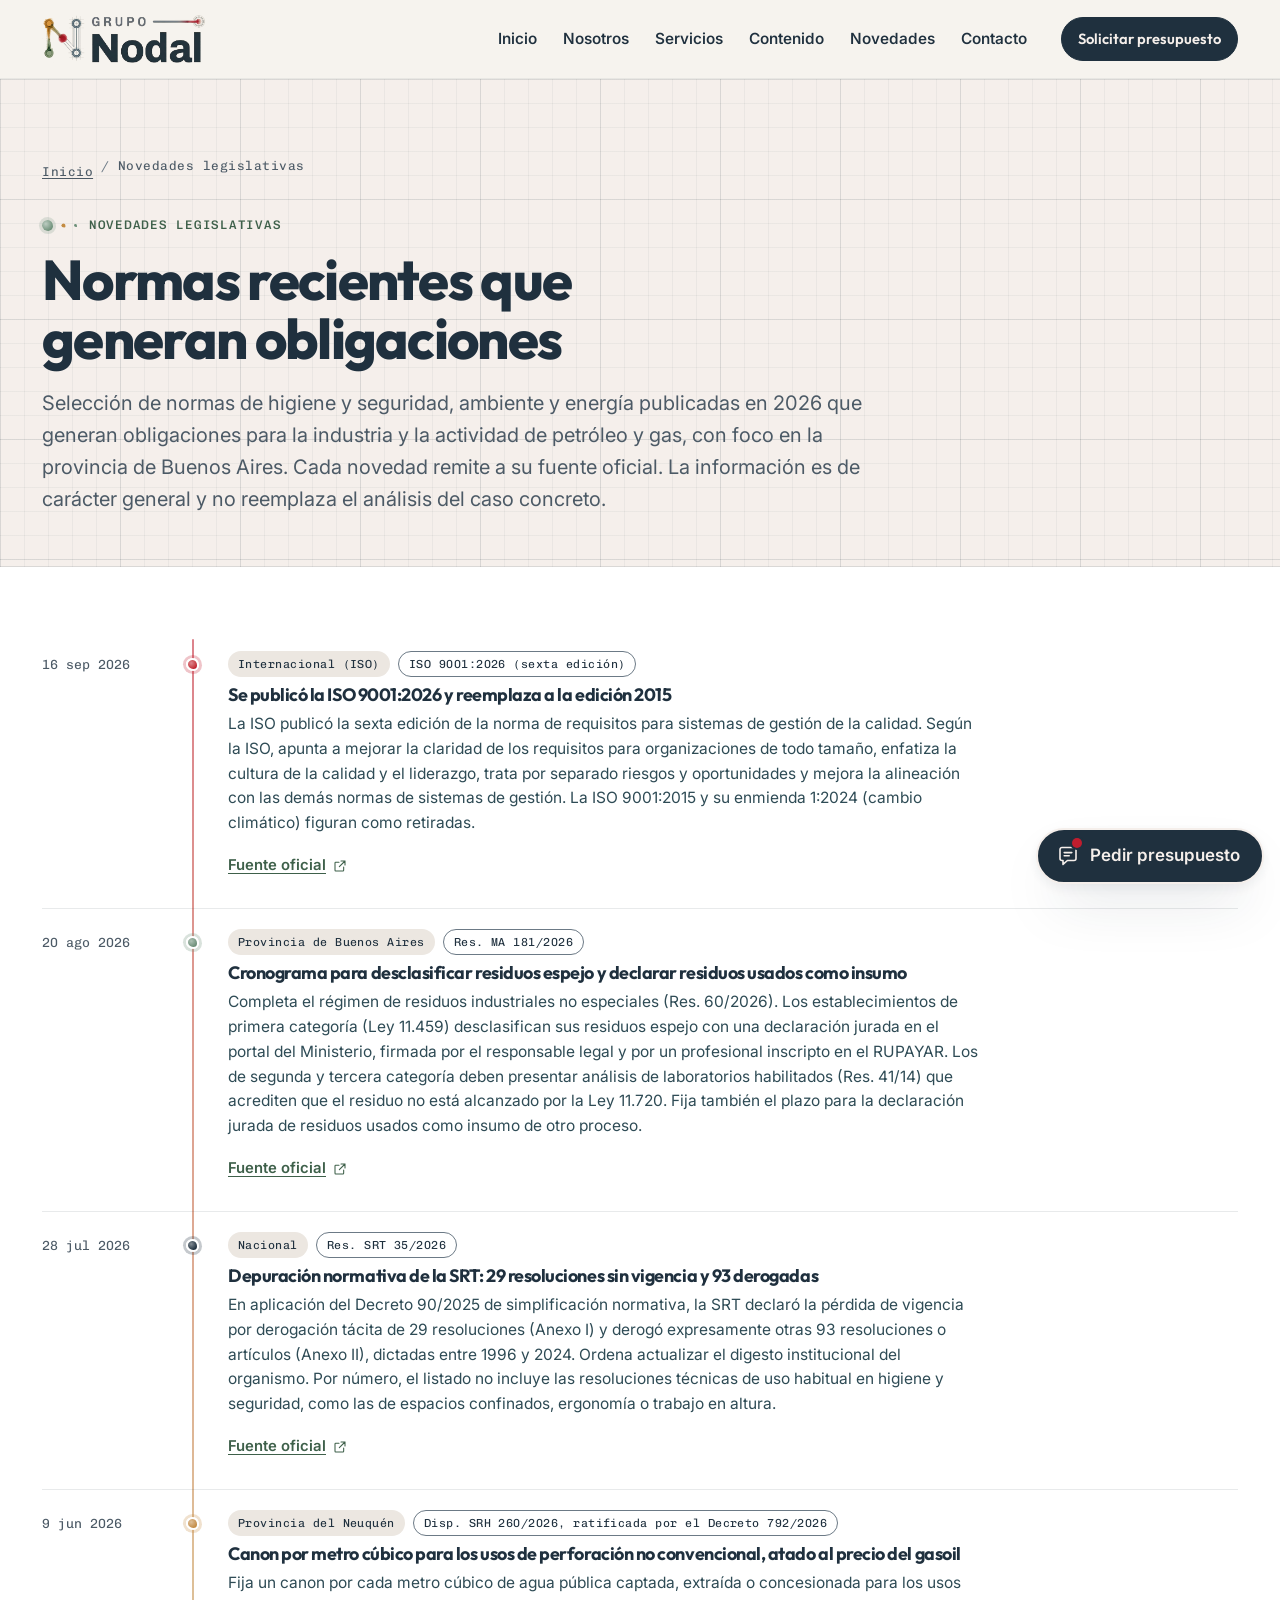
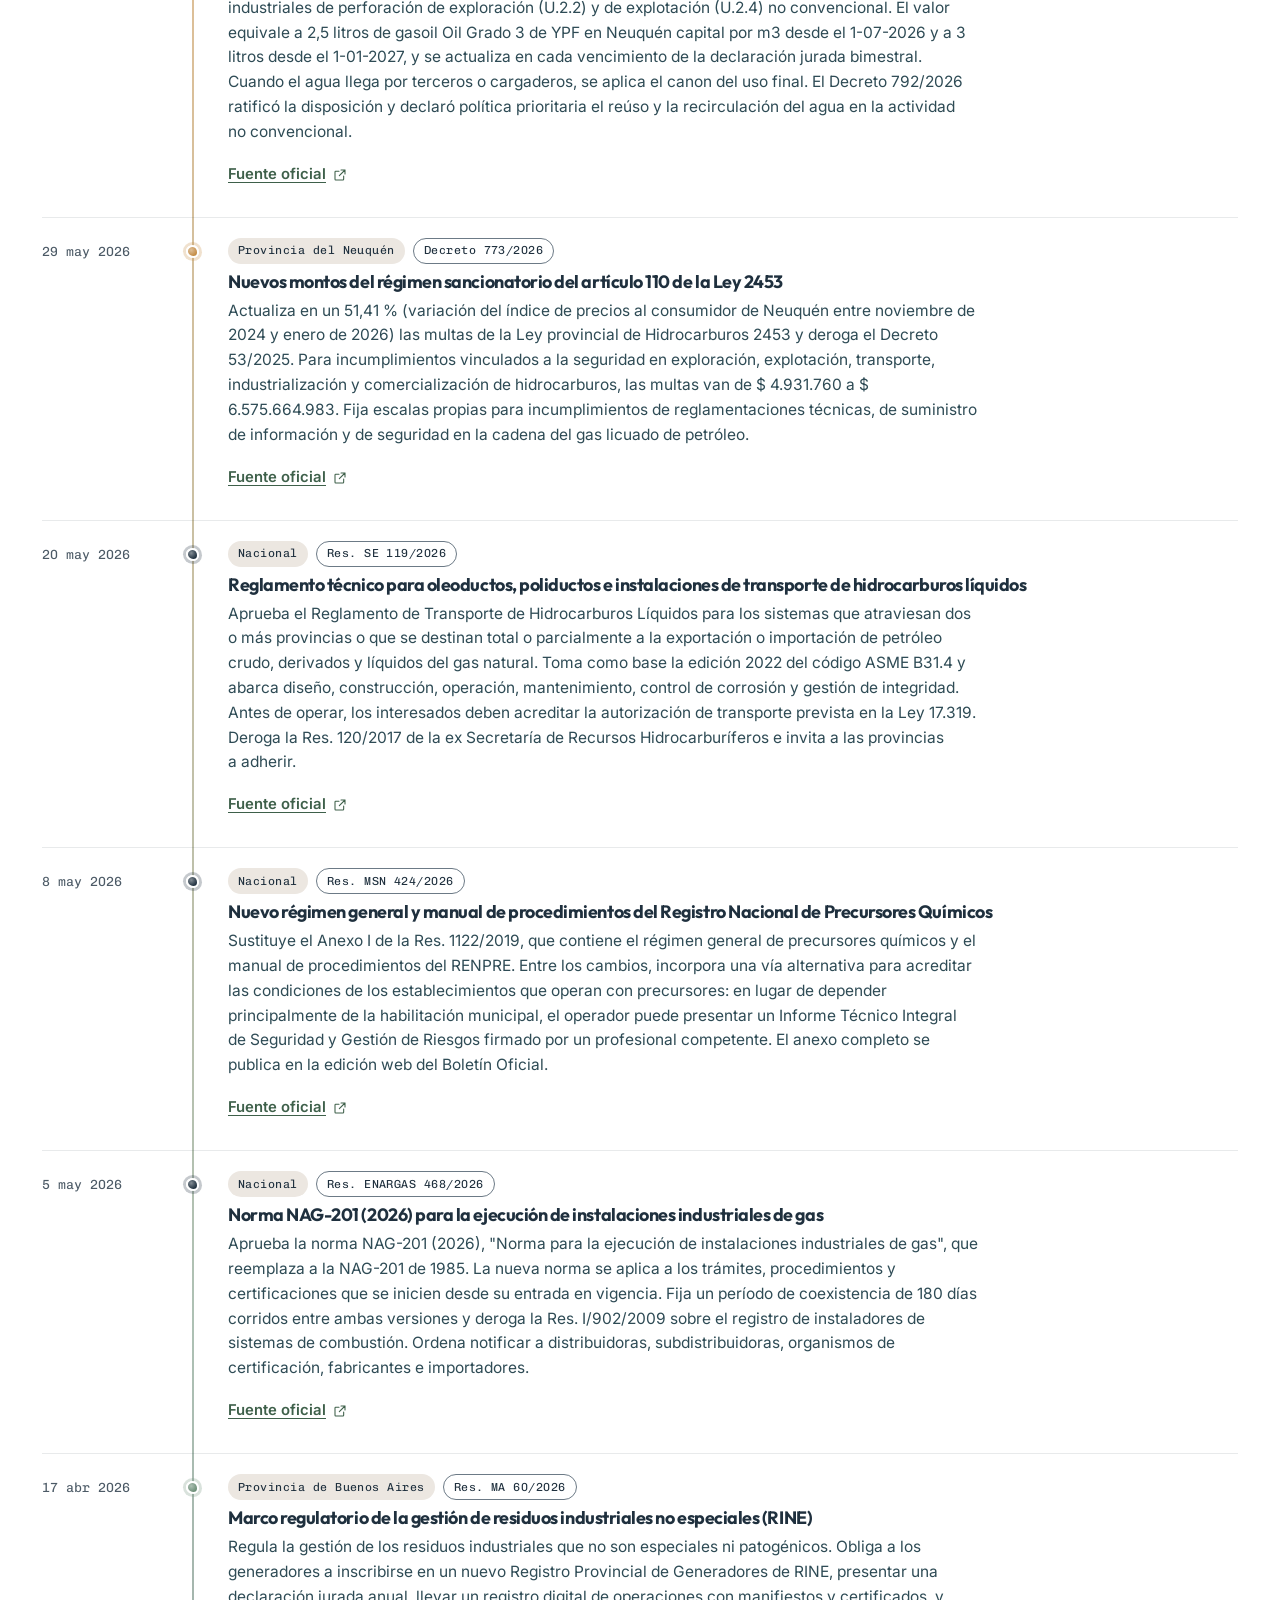
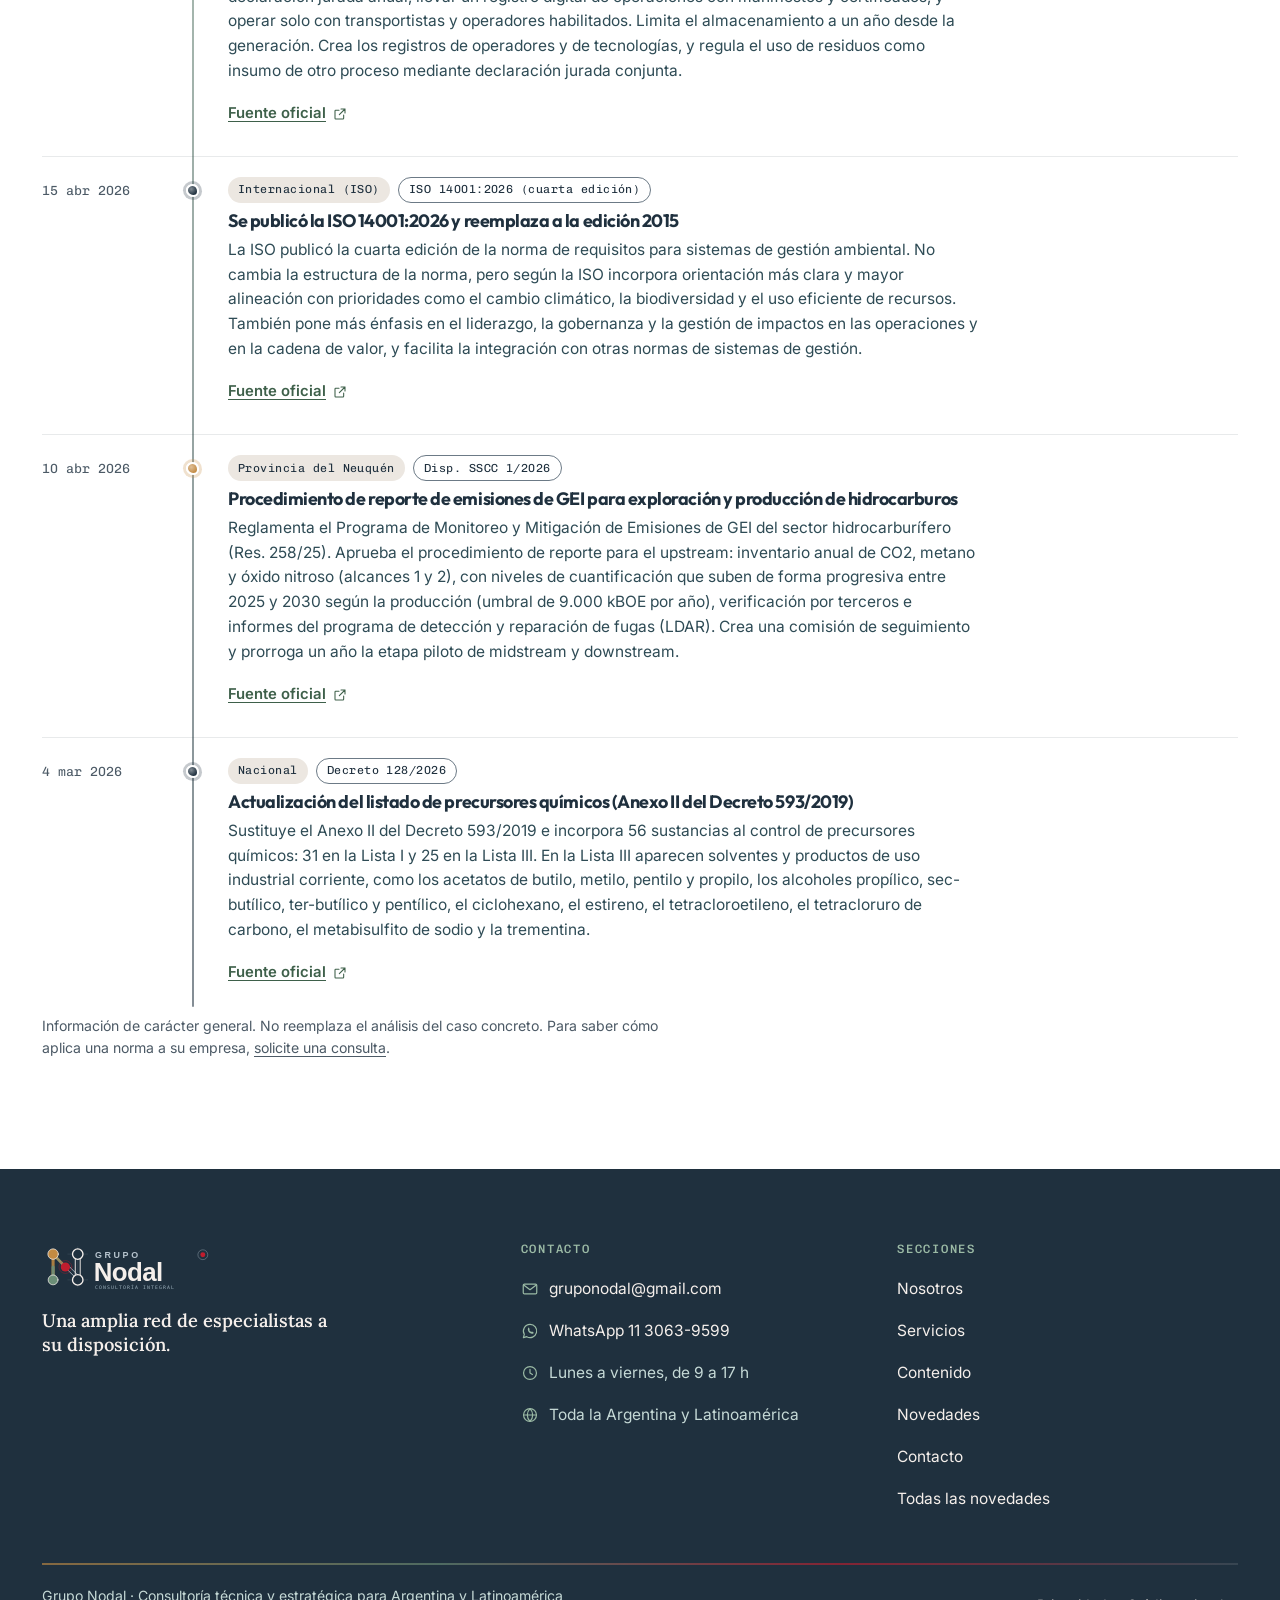
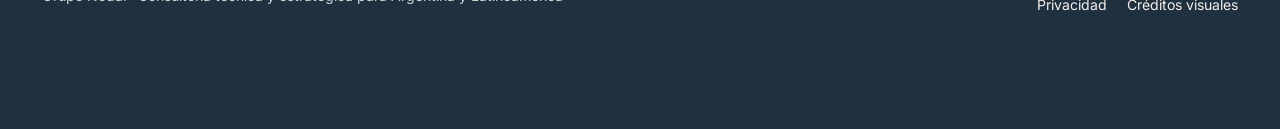
<file: novedades/index.html>
<!doctype html>
<html lang="es-AR">
<head>
<meta charset="utf-8">
<meta name="viewport" content="width=device-width, initial-scale=1">
<title>Novedades legislativas | Grupo Nodal</title>
<meta name="description" content="Normas recientes de higiene y seguridad, ambiente y energía, con enlace a la fuente oficial.">

<link rel="canonical" href="https://gpuccini-stack.github.io/grupo-nodal-preview/novedades/">
<meta property="og:type" content="website">
<meta property="og:locale" content="es_AR">
<meta property="og:site_name" content="Grupo Nodal">
<meta property="og:title" content="Novedades legislativas | Grupo Nodal">
<meta property="og:description" content="Normas recientes de higiene y seguridad, ambiente y energía, con enlace a la fuente oficial.">
<meta property="og:url" content="https://gpuccini-stack.github.io/grupo-nodal-preview/novedades/">
<meta property="og:image" content="https://gpuccini-stack.github.io/grupo-nodal-preview/assets/img/og-grupo-nodal.png">
<meta property="og:image:width" content="1200">
<meta property="og:image:height" content="630">
<meta property="og:image:alt" content="Grupo Nodal. Su industria segura, en regla y sin sobrecostos. Conectamos especialistas en seguridad, ambiente, calidad y personas en una sola red.">
<meta name="twitter:card" content="summary_large_image">
<meta name="theme-color" content="#F5EFEB">
<link rel="icon" href="../assets/img/favicon.svg" type="image/svg+xml">
<link rel="icon" href="../assets/img/favicon-32.png" sizes="32x32" type="image/png">
<link rel="apple-touch-icon" href="../assets/img/apple-touch-icon.png">
<link rel="preconnect" href="https://fonts.googleapis.com">
<link rel="preconnect" href="https://fonts.gstatic.com" crossorigin>
<link href="https://fonts.googleapis.com/css2?family=Inter:wght@400;500;600&family=Lora:wght@400;500;600&family=Outfit:wght@600;700;800&display=swap" rel="stylesheet">
<link rel="preload" href="../assets/fonts/Archivo-variable.woff2" as="font" type="font/woff2" crossorigin>
<link rel="stylesheet" href="../assets/css/estilos.css">
<script src="../assets/js/datos.js" defer></script>
<script src="../assets/js/sitio.js" defer></script>
<meta name="robots" content="noindex, nofollow">
</head>
<body>
<svg class="sprite" aria-hidden="true" focusable="false" width="0" height="0"><symbol id="a-seguridad" viewBox="0 0 24 24"><path d="M12 3.2 19 5.8v5.5c0 4.5-2.9 8.1-7 9.6-4.1-1.5-7-5.1-7-9.6V5.8z"/><rect x="7.8" y="10.3" width="8.4" height="3.4" rx="1.7"/><circle class="n" cx="12" cy="12" r="1.15"/></symbol><symbol id="a-ambiente" viewBox="0 0 24 24"><path d="M6.2 13.2c0-5.1 4-8.6 12.8-9.2-.5 8.8-4.1 12.8-9.2 12.8-2 0-3.6-1.6-3.6-3.6z"/><path d="M8.6 15 14 9.6"/><path d="M3 20.2c1.5-1 3-1 4.5 0s3 1 4.5 0 3-1 4.5 0 3 1 4.5 0"/><circle class="n" cx="14" cy="9.6" r="1.25"/></symbol><symbol id="a-gestion" viewBox="0 0 24 24"><path d="M19.2 12A7.2 7.2 0 1 1 16.8 6.6"/><path d="M17.6 3.4v3.5h-3.5"/><path d="m8.8 12.3 2.2 2.2 4.1-4.3"/><circle class="n" cx="19.2" cy="12" r="1.25"/></symbol><symbol id="a-proceso" viewBox="0 0 24 24"><circle cx="12" cy="10" r="6"/><path d="m12 10 3.1-2.7"/><path d="M8.2 10h.9M12 5.9v.9M14.9 10h.9"/><path d="M12 16v2.6M3.5 18.6h17M3.5 21h17"/><circle class="n" cx="12" cy="10" r="1.2"/></symbol><symbol id="a-cultura" viewBox="0 0 24 24"><circle cx="7.6" cy="8" r="2.5"/><circle cx="16.4" cy="8" r="2.5"/><path d="M3.2 19.5c.4-3.3 2.1-5.3 4.4-5.3 1.4 0 2.6.7 3.4 2M20.8 19.5c-.4-3.3-2.1-5.3-4.4-5.3-1.4 0-2.6.7-3.4 2"/><path d="M10.1 8h3.8"/><circle class="n" cx="12" cy="17.6" r="1.25"/></symbol><symbol id="a-sostenibilidad" viewBox="0 0 24 24"><path d="M4.6 12a7.4 7.4 0 0 1 12.6-5.2"/><path d="M17.6 3.5v3.4h-3.4"/><path d="M19.4 12a7.4 7.4 0 0 1-12.6 5.2"/><path d="M6.4 20.5v-3.4h3.4"/><path d="M12 16v-4.6"/><path d="M12 11.4c0-2 1.3-3.2 3.3-3.2 0 2-1.3 3.2-3.3 3.2zM12 12.8c0-1.6-1.1-2.7-2.8-2.7 0 1.6 1.1 2.7 2.8 2.7z"/><circle class="n" cx="12" cy="16" r="1.15"/></symbol><symbol id="a-cumplimiento" viewBox="0 0 24 24"><path d="M13.5 3.2H7a1 1 0 0 0-1 1v15.6a1 1 0 0 0 1 1h4.6"/><path d="M13.5 3.2 18 7.7v3.4"/><path d="M13.5 3.2v4.5H18"/><path d="M8.8 10.4h5M8.8 13.4h3"/><circle cx="16.4" cy="16.4" r="3"/><path d="m15 19.1-.6 2.4 2-.9 2 .9-.6-2.4"/><circle class="n" cx="16.4" cy="16.4" r="1.1"/></symbol><symbol id="a-datos" viewBox="0 0 24 24"><rect x="6.6" y="6.6" width="10.8" height="10.8" rx="2.2"/><path d="M10 3.6v3M14 3.6v3M10 17.4v3M14 17.4v3M3.6 10h3M3.6 14h3M17.4 10h3M17.4 14h3"/><circle cx="12" cy="12" r="2.6"/><circle class="n" cx="12" cy="12" r="1.05"/></symbol><symbol id="a-obras" viewBox="0 0 24 24"><path d="M7.5 21V4.2"/><path d="M3.4 7h17.2"/><path d="M7.5 4.2 3.8 7M7.5 4.2 15 7"/><path d="M17 7v5"/><rect x="15.2" y="12" width="3.6" height="3" rx=".5"/><path d="M4.2 21h6.6"/><path d="M7.5 10.5h0M7.5 14h0"/><circle class="n" cx="7.5" cy="4.2" r="1.2"/></symbol><symbol id="a-emergencias" viewBox="0 0 24 24"><rect x="3.6" y="3.6" width="16.8" height="16.8" rx="3.2"/><path d="M12 17.4c-2.2 0-3.7-1.5-3.7-3.5 0-2.5 2.3-3.4 2.3-6.1 1.8.9 2.9 2.3 3.1 3.9.4-.4.7-1 .7-1.7.8.9 1.3 2.2 1.3 3.5 0 2.3-1.5 3.9-3.7 3.9z"/><circle class="n" cx="12" cy="14.4" r="1.15"/></symbol><symbol id="s-petroleo" viewBox="0 0 24 24"><path d="M3 20.5h18"/><path d="m9.2 20.5 3-10.6 3 10.6"/><path d="M4.6 9.8 19 6.2"/><path d="M19 6.2l1.4 2.4-1.2 3"/><path d="M5.4 9.6V17"/><path d="M3.8 17h3.2v3.5"/><circle class="n" cx="12.2" cy="8.3" r="1.2"/></symbol><symbol id="s-mineria" viewBox="0 0 24 24"><path d="M2.5 20h19"/><path d="m3.5 20 5.8-11 3.8 5.6 2.8-4.2 4.6 9.6"/><path d="M6.8 15.2h5.2M13.5 16.8h4.2"/><circle class="n" cx="9.3" cy="9" r="1.2"/></symbol><symbol id="s-quimica" viewBox="0 0 24 24"><path d="M9.4 3.2h5.2"/><path d="M10.4 3.2v6L5.6 18.3a1.6 1.6 0 0 0 1.4 2.4h10a1.6 1.6 0 0 0 1.4-2.4L13.6 9.2v-6"/><path d="M7.6 14.6h8.8"/><circle class="n" cx="12.6" cy="17.4" r="1.1"/></symbol><symbol id="s-metalurgica" viewBox="0 0 24 24"><path d="M5 4.5h14v3h-5.2v9H19v3H5v-3h5.2v-9H5z"/><circle class="n" cx="12" cy="12" r="1.1"/></symbol><symbol id="s-construccion" viewBox="0 0 24 24"><path d="M3 20.5h18"/><path d="M5 20.5V7.5h14v13"/><path d="M5 11.8h14M5 16.1h14"/><path d="M9.7 7.5v13M14.3 7.5v13"/><path d="M4 7.5 12 3.5l8 4"/><circle class="n" cx="12" cy="3.5" r="1.15"/></symbol><symbol id="s-consumo" viewBox="0 0 24 24"><path d="M3 4.2h2.4l2.1 10.6h10l1.9-7.3H6.4"/><circle cx="9" cy="18.8" r="1.5"/><circle cx="16.6" cy="18.8" r="1.5"/><circle class="n" cx="12.6" cy="11.2" r="1.1"/></symbol><symbol id="s-packaging" viewBox="0 0 24 24"><path d="M12 3.2 20 7.6v8.8L12 20.8l-8-4.4V7.6z"/><path d="M4 7.6 12 12l8-4.4"/><path d="M12 12v8.8"/><path d="m8 5.4 8 4.4"/><circle class="n" cx="12" cy="12" r="1.15"/></symbol><symbol id="s-alimentos" viewBox="0 0 24 24"><path d="M12 21V6.5"/><path d="M12 9.6c-1.9-.4-3-1.8-3-3.9 1.9.4 3 1.8 3 3.9zM12 9.6c1.9-.4 3-1.8 3-3.9-1.9.4-3 1.8-3 3.9zM12 13.8c-1.9-.4-3-1.8-3-3.9 1.9.4 3 1.8 3 3.9zM12 13.8c1.9-.4 3-1.8 3-3.9-1.9.4-3 1.8-3 3.9zM12 18c-1.9-.4-3-1.8-3-3.9 1.9.4 3 1.8 3 3.9zM12 18c1.9-.4 3-1.8 3-3.9-1.9.4-3 1.8-3 3.9z"/><circle class="n" cx="12" cy="4.2" r="1.15"/></symbol><symbol id="s-transporte" viewBox="0 0 24 24"><path d="M2.8 6h11v10.2h-11z"/><path d="M13.8 9.2h3.9l3.5 3.6v3.4h-7.4"/><circle cx="6.8" cy="17.6" r="1.7"/><circle cx="17.2" cy="17.6" r="1.7"/><circle class="n" cx="8.3" cy="11.1" r="1.15"/></symbol><symbol id="u-whatsapp" viewBox="0 0 24 24"><path d="M12 3.2a8.8 8.8 0 0 0-7.6 13.2L3.2 20.8l4.5-1.2A8.8 8.8 0 1 0 12 3.2z"/><path class="f" d="M9.1 7.9c.2-.4.4-.4.7-.4h.5c.2 0 .4.1.5.4l.7 1.7c.1.2 0 .5-.1.6l-.5.6c.6 1.1 1.5 2 2.6 2.6l.6-.5c.2-.1.4-.2.6-.1l1.7.7c.3.1.4.3.4.5v.5c0 .3-.1.6-.4.8-.5.3-1.2.5-1.9.4-2.6-.4-5-2.8-5.4-5.4-.1-.7.1-1.5.4-2z"/></symbol><symbol id="u-correo" viewBox="0 0 24 24"><rect x="3" y="5.5" width="18" height="13" rx="1.6"/><path d="m3.6 6.6 8.4 6.4 8.4-6.4"/></symbol><symbol id="u-telefono" viewBox="0 0 24 24"><path d="M6.6 3.5h2.6l1.4 4-1.9 1.3a11 11 0 0 0 6.5 6.5l1.3-1.9 4 1.4v2.6c0 1-.8 1.8-1.8 1.8C10.9 19.2 4.8 13.1 4.8 5.3c0-1 .8-1.8 1.8-1.8z"/></symbol><symbol id="u-reloj" viewBox="0 0 24 24"><circle cx="12" cy="12" r="8.6"/><path d="M12 7.2V12l3.2 2"/></symbol><symbol id="u-ubicacion" viewBox="0 0 24 24"><path d="M12 21s-6.4-5.6-6.4-11a6.4 6.4 0 0 1 12.8 0c0 5.4-6.4 11-6.4 11z"/><circle cx="12" cy="10" r="2.3"/></symbol><symbol id="u-calendario" viewBox="0 0 24 24"><rect x="3.6" y="5" width="16.8" height="15.4" rx="2"/><path d="M3.6 9.6h16.8M8 3v4M16 3v4"/><path d="m9.2 14.6 2 2 3.8-3.8"/></symbol><symbol id="u-flecha" viewBox="0 0 24 24"><path d="M4.5 12h14.5M13.5 6.5 19 12l-5.5 5.5"/></symbol><symbol id="u-externo" viewBox="0 0 24 24"><path d="M13.5 4.5h6v6M19.5 4.5l-8.5 8.5"/><path d="M17.5 13.5v5a1 1 0 0 1-1 1h-11a1 1 0 0 1-1-1v-11a1 1 0 0 1 1-1h5"/></symbol><symbol id="u-buscar" viewBox="0 0 24 24"><circle cx="10.6" cy="10.6" r="6.2"/><path d="m15.2 15.2 5.2 5.2"/></symbol><symbol id="u-globo" viewBox="0 0 24 24"><path d="M4 5.5a2 2 0 0 1 2-2h12a2 2 0 0 1 2 2v9a2 2 0 0 1-2 2h-6.6L7 20.4v-3.9H6a2 2 0 0 1-2-2z"/><path d="M8.2 8.6h7.6M8.2 11.8h5"/></symbol><symbol id="u-cerrar" viewBox="0 0 24 24"><path d="m6 6 12 12M18 6 6 18"/></symbol><symbol id="u-mas" viewBox="0 0 24 24"><path d="M12 5v14M5 12h14"/></symbol><symbol id="u-linkedin" viewBox="0 0 24 24"><rect x="3.5" y="3.5" width="17" height="17" rx="1.6"/><path d="M8 10.5V17M12 17v-3.6c0-1.6 1-2.6 2.3-2.6s2 .9 2 2.6V17M12 10.5V17"/><circle class="f" cx="8" cy="7.6" r="1.1"/></symbol><symbol id="u-documento" viewBox="0 0 24 24"><path d="M14 3.5H7a1 1 0 0 0-1 1v15a1 1 0 0 0 1 1h10a1 1 0 0 0 1-1V7.5z"/><path d="M14 3.5v4h4M9 12h6M9 15.5h6"/></symbol><symbol id="u-guardar" viewBox="0 0 24 24"><circle cx="9.5" cy="8" r="3.6"/><path d="M2.8 20c.6-3.6 3.4-5.6 6.7-5.6 1.6 0 3.1.5 4.2 1.4M18 13v7M14.5 16.5h7"/></symbol><symbol id="u-web" viewBox="0 0 24 24"><circle cx="12" cy="12" r="8.6"/><path d="M3.6 12h16.8M12 3.4c2.4 2.4 3.6 5.3 3.6 8.6s-1.2 6.2-3.6 8.6c-2.4-2.4-3.6-5.3-3.6-8.6S9.6 5.8 12 3.4z"/></symbol><symbol id="u-ahorro" viewBox="0 0 24 24"><path d="M4 17.5 9.5 12l4 3.6L20 7.5"/><path d="M15.2 7.5H20v4.8"/><circle class="n" cx="9.5" cy="12" r="1.3"/></symbol><symbol id="u-continuidad" viewBox="0 0 24 24"><path d="M12 3.2 19 6v5.2c0 4.4-2.9 8-7 9.6-4.1-1.6-7-5.2-7-9.6V6z"/><path d="m8.8 12.2 2.2 2.2 4.4-4.4"/></symbol><symbol id="u-tranquilidad" viewBox="0 0 24 24"><circle cx="12" cy="12" r="8.4"/><path d="m8.6 12.4 2.3 2.3 4.6-4.8"/><circle class="n" cx="12" cy="3.6" r="1.3"/></symbol><symbol id="u-reiniciar" viewBox="0 0 24 24"><path d="M4.8 12a7.2 7.2 0 1 1 2.1 5.1"/><path d="M4.8 17.5v-4.2H9"/></symbol><symbol id="u-check" viewBox="0 0 24 24"><path d="m5.5 12.5 4.2 4.2 8.8-9.2"/></symbol></svg><a class="saltar" href="#contenido-principal">Saltar al contenido</a>
<header class="cabecera">
<div class="contenedor cabecera__in">
<a class="marca" href="../#inicio"><img src="../assets/img/logo-nodal-nav.png" alt="Grupo Nodal, ir al inicio" width="144" height="52"></a>
<nav class="nav nav--interna" aria-label="Secciones"><ul><li><a href="../#inicio">Inicio</a></li><li><a href="../#nosotros">Nosotros</a></li><li><a href="../#servicios">Servicios</a></li><li><a href="../#contenido">Contenido</a></li><li><a href="../#novedades">Novedades</a></li><li><a href="../#contacto">Contacto</a></li></ul></nav>
<a class="btn btn--chico cabecera__cta" href="../#presupuesto" data-abrir-presupuesto>Solicitar presupuesto</a>
<details class="menu-movil">
<summary aria-label="Menú de secciones"><span class="menu-movil__lineas" aria-hidden="true"></span><span>Menú</span></summary>
<nav class="menu-movil__panel" aria-label="Secciones (menú)"><ul><li><a href="../#inicio">Inicio</a></li><li><a href="../#nosotros">Nosotros</a></li><li><a href="../#servicios">Servicios</a></li><li><a href="../#contenido">Contenido</a></li><li><a href="../#novedades">Novedades</a></li><li><a href="../#contacto">Contacto</a></li></ul>
<a class="btn" href="../#presupuesto" data-abrir-presupuesto>Solicitar presupuesto</a></nav>
</details>
</div>
<div class="cabecera__progreso" aria-hidden="true"></div>
</header>
<main id="contenido-principal"><div class="cabeza-pagina plano"><div class="contenedor">
<nav class="migas" aria-label="Ruta de navegación"><ol><li><a href="../">Inicio</a></li><li aria-current="page">Novedades legislativas</li></ol></nav>
<p class="antetitulo n-hoja">Novedades legislativas</p>
<h1>Normas recientes que generan obligaciones</h1>
<p class="bajada">Selección de normas de higiene y seguridad, ambiente y energía publicadas en 2026 que generan obligaciones para la industria y la actividad de petróleo y gas, con foco en la provincia de Buenos Aires. Cada novedad remite a su fuente oficial. La información es de carácter general y no reemplaza el análisis del caso concreto.</p>
</div></div>
<div class="pagina-simple"><div class="contenedor"><ol class="novedades-lista"><li class="novedad novedad--nacion">
<time datetime="2026-09-16">16 sep 2026</time>
<div>
<p class="novedad__meta"><span class="chip">Internacional (ISO)</span><span class="chip chip--norma">ISO 9001:2026 (sexta edición)</span></p>
<h2>Se publicó la ISO 9001:2026 y reemplaza a la edición 2015</h2>
<p>La ISO publicó la sexta edición de la norma de requisitos para sistemas de gestión de la calidad. Según la ISO, apunta a mejorar la claridad de los requisitos para organizaciones de todo tamaño, enfatiza la cultura de la calidad y el liderazgo, trata por separado riesgos y oportunidades y mejora la alineación con las demás normas de sistemas de gestión. La ISO 9001:2015 y su enmienda 1:2024 (cambio climático) figuran como retiradas.</p>
<a class="novedad__fuente" href="https://www.iso.org/standard/9001" target="_blank" rel="noopener">Fuente oficial<svg class="ic" aria-hidden="true" focusable="false"><use href="#u-externo"/></svg><span class="solo-lectores"> de ISO 9001:2026 (sexta edición) (abre en otra pestaña)</span></a>
</div>
</li><li class="novedad novedad--pba">
<time datetime="2026-08-20">20 ago 2026</time>
<div>
<p class="novedad__meta"><span class="chip">Provincia de Buenos Aires</span><span class="chip chip--norma">Res. MA 181/2026</span></p>
<h2>Cronograma para desclasificar residuos espejo y declarar residuos usados como insumo</h2>
<p>Completa el régimen de residuos industriales no especiales (Res. 60/2026). Los establecimientos de primera categoría (Ley 11.459) desclasifican sus residuos espejo con una declaración jurada en el portal del Ministerio, firmada por el responsable legal y por un profesional inscripto en el RUPAYAR. Los de segunda y tercera categoría deben presentar análisis de laboratorios habilitados (Res. 41/14) que acrediten que el residuo no está alcanzado por la Ley 11.720. Fija también el plazo para la declaración jurada de residuos usados como insumo de otro proceso.</p>
<a class="novedad__fuente" href="https://normas.gba.gob.ar/ar-b/resolucion/2026/181/613584" target="_blank" rel="noopener">Fuente oficial<svg class="ic" aria-hidden="true" focusable="false"><use href="#u-externo"/></svg><span class="solo-lectores"> de Res. MA 181/2026 (abre en otra pestaña)</span></a>
</div>
</li><li class="novedad novedad--nacion">
<time datetime="2026-07-28">28 jul 2026</time>
<div>
<p class="novedad__meta"><span class="chip">Nacional</span><span class="chip chip--norma">Res. SRT 35/2026</span></p>
<h2>Depuración normativa de la SRT: 29 resoluciones sin vigencia y 93 derogadas</h2>
<p>En aplicación del Decreto 90/2025 de simplificación normativa, la SRT declaró la pérdida de vigencia por derogación tácita de 29 resoluciones (Anexo I) y derogó expresamente otras 93 resoluciones o artículos (Anexo II), dictadas entre 1996 y 2024. Ordena actualizar el digesto institucional del organismo. Por número, el listado no incluye las resoluciones técnicas de uso habitual en higiene y seguridad, como las de espacios confinados, ergonomía o trabajo en altura.</p>
<a class="novedad__fuente" href="https://www.boletinoficial.gob.ar/detalleAviso/primera/345015/20260728" target="_blank" rel="noopener">Fuente oficial<svg class="ic" aria-hidden="true" focusable="false"><use href="#u-externo"/></svg><span class="solo-lectores"> de Res. SRT 35/2026 (abre en otra pestaña)</span></a>
</div>
</li><li class="novedad novedad--otra">
<time datetime="2026-06-09">9 jun 2026</time>
<div>
<p class="novedad__meta"><span class="chip">Provincia del Neuquén</span><span class="chip chip--norma">Disp. SRH 260/2026, ratificada por el Decreto 792/2026</span></p>
<h2>Canon por metro cúbico para los usos de perforación no convencional, atado al precio del gasoil</h2>
<p>Fija un canon por cada metro cúbico de agua pública captada, extraída o concesionada para los usos industriales de perforación de exploración (U.2.2) y de explotación (U.2.4) no convencional. El valor equivale a 2,5 litros de gasoil Oil Grado 3 de YPF en Neuquén capital por m3 desde el 1-07-2026 y a 3 litros desde el 1-01-2027, y se actualiza en cada vencimiento de la declaración jurada bimestral. Cuando el agua llega por terceros o cargaderos, se aplica el canon del uso final. El Decreto 792/2026 ratificó la disposición y declaró política prioritaria el reúso y la recirculación del agua en la actividad no convencional.</p>
<a class="novedad__fuente" href="https://boletinoficial.neuquen.gob.ar/Boletines/boletin_4583.pdf" target="_blank" rel="noopener">Fuente oficial<svg class="ic" aria-hidden="true" focusable="false"><use href="#u-externo"/></svg><span class="solo-lectores"> de Disp. SRH 260/2026, ratificada por el Decreto 792/2026 (abre en otra pestaña)</span></a>
</div>
</li><li class="novedad novedad--otra">
<time datetime="2026-05-29">29 may 2026</time>
<div>
<p class="novedad__meta"><span class="chip">Provincia del Neuquén</span><span class="chip chip--norma">Decreto 773/2026</span></p>
<h2>Nuevos montos del régimen sancionatorio del artículo 110 de la Ley 2453</h2>
<p>Actualiza en un 51,41 % (variación del índice de precios al consumidor de Neuquén entre noviembre de 2024 y enero de 2026) las multas de la Ley provincial de Hidrocarburos 2453 y deroga el Decreto 53/2025. Para incumplimientos vinculados a la seguridad en exploración, explotación, transporte, industrialización y comercialización de hidrocarburos, las multas van de $ 4.931.760 a $ 6.575.664.983. Fija escalas propias para incumplimientos de reglamentaciones técnicas, de suministro de información y de seguridad en la cadena del gas licuado de petróleo.</p>
<a class="novedad__fuente" href="https://boletinoficial.neuquen.gob.ar/Boletines/boletin_4579.pdf" target="_blank" rel="noopener">Fuente oficial<svg class="ic" aria-hidden="true" focusable="false"><use href="#u-externo"/></svg><span class="solo-lectores"> de Decreto 773/2026 (abre en otra pestaña)</span></a>
</div>
</li><li class="novedad novedad--nacion">
<time datetime="2026-05-20">20 may 2026</time>
<div>
<p class="novedad__meta"><span class="chip">Nacional</span><span class="chip chip--norma">Res. SE 119/2026</span></p>
<h2>Reglamento técnico para oleoductos, poliductos e instalaciones de transporte de hidrocarburos líquidos</h2>
<p>Aprueba el Reglamento de Transporte de Hidrocarburos Líquidos para los sistemas que atraviesan dos o más provincias o que se destinan total o parcialmente a la exportación o importación de petróleo crudo, derivados y líquidos del gas natural. Toma como base la edición 2022 del código ASME B31.4 y abarca diseño, construcción, operación, mantenimiento, control de corrosión y gestión de integridad. Antes de operar, los interesados deben acreditar la autorización de transporte prevista en la Ley 17.319. Deroga la Res. 120/2017 de la ex Secretaría de Recursos Hidrocarburíferos e invita a las provincias a adherir.</p>
<a class="novedad__fuente" href="https://www.boletinoficial.gob.ar/detalleAviso/primera/342162/20260520" target="_blank" rel="noopener">Fuente oficial<svg class="ic" aria-hidden="true" focusable="false"><use href="#u-externo"/></svg><span class="solo-lectores"> de Res. SE 119/2026 (abre en otra pestaña)</span></a>
</div>
</li><li class="novedad novedad--nacion">
<time datetime="2026-05-08">8 may 2026</time>
<div>
<p class="novedad__meta"><span class="chip">Nacional</span><span class="chip chip--norma">Res. MSN 424/2026</span></p>
<h2>Nuevo régimen general y manual de procedimientos del Registro Nacional de Precursores Químicos</h2>
<p>Sustituye el Anexo I de la Res. 1122/2019, que contiene el régimen general de precursores químicos y el manual de procedimientos del RENPRE. Entre los cambios, incorpora una vía alternativa para acreditar las condiciones de los establecimientos que operan con precursores: en lugar de depender principalmente de la habilitación municipal, el operador puede presentar un Informe Técnico Integral de Seguridad y Gestión de Riesgos firmado por un profesional competente. El anexo completo se publica en la edición web del Boletín Oficial.</p>
<a class="novedad__fuente" href="https://www.boletinoficial.gob.ar/detalleAviso/primera/341698/20260508" target="_blank" rel="noopener">Fuente oficial<svg class="ic" aria-hidden="true" focusable="false"><use href="#u-externo"/></svg><span class="solo-lectores"> de Res. MSN 424/2026 (abre en otra pestaña)</span></a>
</div>
</li><li class="novedad novedad--nacion">
<time datetime="2026-05-05">5 may 2026</time>
<div>
<p class="novedad__meta"><span class="chip">Nacional</span><span class="chip chip--norma">Res. ENARGAS 468/2026</span></p>
<h2>Norma NAG-201 (2026) para la ejecución de instalaciones industriales de gas</h2>
<p>Aprueba la norma NAG-201 (2026), &quot;Norma para la ejecución de instalaciones industriales de gas&quot;, que reemplaza a la NAG-201 de 1985. La nueva norma se aplica a los trámites, procedimientos y certificaciones que se inicien desde su entrada en vigencia. Fija un período de coexistencia de 180 días corridos entre ambas versiones y deroga la Res. I/902/2009 sobre el registro de instaladores de sistemas de combustión. Ordena notificar a distribuidoras, subdistribuidoras, organismos de certificación, fabricantes e importadores.</p>
<a class="novedad__fuente" href="https://www.argentina.gob.ar/normativa/nacional/norma-425486/texto" target="_blank" rel="noopener">Fuente oficial<svg class="ic" aria-hidden="true" focusable="false"><use href="#u-externo"/></svg><span class="solo-lectores"> de Res. ENARGAS 468/2026 (abre en otra pestaña)</span></a>
</div>
</li><li class="novedad novedad--pba">
<time datetime="2026-04-17">17 abr 2026</time>
<div>
<p class="novedad__meta"><span class="chip">Provincia de Buenos Aires</span><span class="chip chip--norma">Res. MA 60/2026</span></p>
<h2>Marco regulatorio de la gestión de residuos industriales no especiales (RINE)</h2>
<p>Regula la gestión de los residuos industriales que no son especiales ni patogénicos. Obliga a los generadores a inscribirse en un nuevo Registro Provincial de Generadores de RINE, presentar una declaración jurada anual, llevar un registro digital de operaciones con manifiestos y certificados, y operar solo con transportistas y operadores habilitados. Limita el almacenamiento a un año desde la generación. Crea los registros de operadores y de tecnologías, y regula el uso de residuos como insumo de otro proceso mediante declaración jurada conjunta.</p>
<a class="novedad__fuente" href="https://normas.gba.gob.ar/ar-b/resolucion/2026/60/580690" target="_blank" rel="noopener">Fuente oficial<svg class="ic" aria-hidden="true" focusable="false"><use href="#u-externo"/></svg><span class="solo-lectores"> de Res. MA 60/2026 (abre en otra pestaña)</span></a>
</div>
</li><li class="novedad novedad--nacion">
<time datetime="2026-04-15">15 abr 2026</time>
<div>
<p class="novedad__meta"><span class="chip">Internacional (ISO)</span><span class="chip chip--norma">ISO 14001:2026 (cuarta edición)</span></p>
<h2>Se publicó la ISO 14001:2026 y reemplaza a la edición 2015</h2>
<p>La ISO publicó la cuarta edición de la norma de requisitos para sistemas de gestión ambiental. No cambia la estructura de la norma, pero según la ISO incorpora orientación más clara y mayor alineación con prioridades como el cambio climático, la biodiversidad y el uso eficiente de recursos. También pone más énfasis en el liderazgo, la gobernanza y la gestión de impactos en las operaciones y en la cadena de valor, y facilita la integración con otras normas de sistemas de gestión.</p>
<a class="novedad__fuente" href="https://www.iso.org/news/2026/04/iso-14001-2026-published" target="_blank" rel="noopener">Fuente oficial<svg class="ic" aria-hidden="true" focusable="false"><use href="#u-externo"/></svg><span class="solo-lectores"> de ISO 14001:2026 (cuarta edición) (abre en otra pestaña)</span></a>
</div>
</li><li class="novedad novedad--otra">
<time datetime="2026-04-10">10 abr 2026</time>
<div>
<p class="novedad__meta"><span class="chip">Provincia del Neuquén</span><span class="chip chip--norma">Disp. SSCC 1/2026</span></p>
<h2>Procedimiento de reporte de emisiones de GEI para exploración y producción de hidrocarburos</h2>
<p>Reglamenta el Programa de Monitoreo y Mitigación de Emisiones de GEI del sector hidrocarburífero (Res. 258/25). Aprueba el procedimiento de reporte para el upstream: inventario anual de CO2, metano y óxido nitroso (alcances 1 y 2), con niveles de cuantificación que suben de forma progresiva entre 2025 y 2030 según la producción (umbral de 9.000 kBOE por año), verificación por terceros e informes del programa de detección y reparación de fugas (LDAR). Crea una comisión de seguimiento y prorroga un año la etapa piloto de midstream y downstream.</p>
<a class="novedad__fuente" href="https://boletinoficial.neuquen.gob.ar/Boletines/boletin_4563.pdf" target="_blank" rel="noopener">Fuente oficial<svg class="ic" aria-hidden="true" focusable="false"><use href="#u-externo"/></svg><span class="solo-lectores"> de Disp. SSCC 1/2026 (abre en otra pestaña)</span></a>
</div>
</li><li class="novedad novedad--nacion">
<time datetime="2026-03-04">4 mar 2026</time>
<div>
<p class="novedad__meta"><span class="chip">Nacional</span><span class="chip chip--norma">Decreto 128/2026</span></p>
<h2>Actualización del listado de precursores químicos (Anexo II del Decreto 593/2019)</h2>
<p>Sustituye el Anexo II del Decreto 593/2019 e incorpora 56 sustancias al control de precursores químicos: 31 en la Lista I y 25 en la Lista III. En la Lista III aparecen solventes y productos de uso industrial corriente, como los acetatos de butilo, metilo, pentilo y propilo, los alcoholes propílico, sec-butílico, ter-butílico y pentílico, el ciclohexano, el estireno, el tetracloroetileno, el tetracloruro de carbono, el metabisulfito de sodio y la trementina.</p>
<a class="novedad__fuente" href="https://www.boletinoficial.gob.ar/detalleAviso/primera/339043/20260304" target="_blank" rel="noopener">Fuente oficial<svg class="ic" aria-hidden="true" focusable="false"><use href="#u-externo"/></svg><span class="solo-lectores"> de Decreto 128/2026 (abre en otra pestaña)</span></a>
</div>
</li></ol>
<p class="novedades__aviso">Información de carácter general. No reemplaza el análisis del caso concreto. Para saber cómo aplica una norma a su empresa, <a href="../#presupuesto" data-abrir-presupuesto>solicite una consulta</a>.</p></div></div></main>
<footer class="pie oscuro">
<div class="contenedor">
<div class="pie__grid">
<div class="pie__marca">
<img src="../assets/img/logo-nodal-claro.svg" alt="Grupo Nodal" width="236" height="64" loading="lazy">
<p class="pie__lema bajada-serif">Una amplia red de especialistas a su disposición.</p>
</div>
<div>
<h2>Contacto</h2>
<ul>
<li><a href="mailto:gruponodal@gmail.com" data-correo="Consulta desde el sitio web"><svg class="ic" aria-hidden="true" focusable="false"><use href="#u-correo"/></svg><span data-dato="correo">gruponodal@gmail.com</span></a></li>
<li><a href="https://wa.me/5491130639599" data-wa=""><svg class="ic" aria-hidden="true" focusable="false"><use href="#u-whatsapp"/></svg>WhatsApp 11 3063-9599</a></li>
<li><span><svg class="ic" aria-hidden="true" focusable="false"><use href="#u-reloj"/></svg><span data-dato="horario">Lunes a viernes, de 9 a 17 h</span></span></li>
<li><span><svg class="ic" aria-hidden="true" focusable="false"><use href="#u-web"/></svg><span data-dato="alcance">Toda la Argentina y Latinoamérica</span></span></li>
<li hidden><a href="#" data-linkedin><svg class="ic" aria-hidden="true" focusable="false"><use href="#u-linkedin"/></svg>LinkedIn</a></li>
</ul>
</div>
<div>
<h2>Secciones</h2>
<ul><li><a href="../#nosotros">Nosotros</a></li><li><a href="../#servicios">Servicios</a></li><li><a href="../#contenido">Contenido</a></li><li><a href="../#novedades">Novedades</a></li><li><a href="../#contacto">Contacto</a></li>
<li><a href="../novedades/">Todas las novedades</a></li></ul>
</div>
</div>
<div class="pie__base">
<p>Grupo Nodal · Consultoría técnica y estratégica para Argentina y Latinoamérica</p>
<ul><li><a href="../privacidad/">Privacidad</a></li><li><a href="../privacidad/#creditos">Créditos visuales</a></li></ul>
</div>
</div>
</footer>
<a class="globito" href="../#presupuesto" data-abrir-presupuesto>
<span class="globito__punto" aria-hidden="true"></span><svg class="ic" aria-hidden="true" focusable="false"><use href="#u-globo"/></svg><span class="globito__texto">Pedir presupuesto</span></a>
<dialog class="dialogo" id="dialogo-presupuesto" aria-labelledby="t-dialogo">
<div class="dialogo__cabeza"><h2 id="t-dialogo">Solicitar presupuesto</h2>
<button class="dialogo__cerrar" type="button" data-cerrar-dialogo aria-label="Cerrar"><svg class="ic" aria-hidden="true" focusable="false"><use href="#u-cerrar"/></svg></button></div>
<div class="dialogo__cuerpo">
<div class="dialogo__alt"><span>¿Prefiere escribir directamente?</span><a href="https://wa.me/5491130639599" data-wa-dialogo target="_blank" rel="noopener"><svg class="ic" aria-hidden="true" focusable="false"><use href="#u-whatsapp"/></svg>Consultar por WhatsApp<span class="solo-lectores"> (abre en otra pestaña)</span></a></div>
<form class="form" novalidate aria-describedby="d-req">
<p class="campo--ancho campo__ayuda" id="d-req">Los campos con <span class="req" aria-hidden="true">*</span><span class="solo-lectores">asterisco</span> son obligatorios.</p>
<div class="campo"><label for="d-nombre">Nombre y apellido <span class="req" aria-hidden="true">*</span></label><input id="d-nombre" name="nombre" type="text" required aria-required="true" autocomplete="name" aria-describedby="d-err-nombre"><span class="campo__error" id="d-err-nombre" data-error-de="nombre"></span></div>
<div class="campo"><label for="d-empresa">Empresa</label><input id="d-empresa" name="empresa" type="text" autocomplete="organization" aria-describedby="d-err-empresa"><span class="campo__error" id="d-err-empresa" data-error-de="empresa"></span></div>
<div class="campo"><label for="d-correo">Correo electrónico <span class="req" aria-hidden="true">*</span></label><input id="d-correo" name="correo" type="email" required aria-required="true" autocomplete="email" aria-describedby="d-err-correo"><span class="campo__error" id="d-err-correo" data-error-de="correo"></span></div>
<div class="campo"><label for="d-telefono">Teléfono</label><input id="d-telefono" name="telefono" type="tel" autocomplete="tel" aria-describedby="d-err-telefono"><span class="campo__error" id="d-err-telefono" data-error-de="telefono"></span></div>
<div class="campo"><label for="d-localidad">País / Provincia o ciudad</label><input id="d-localidad" name="localidad" type="text" autocomplete="address-level2" aria-describedby="d-err-localidad"><span class="campo__error" id="d-err-localidad" data-error-de="localidad"></span></div>
<div class="campo"><label for="d-personas">Cantidad de personas en la empresa</label>
<select id="d-personas" name="personas"><option value="">Elegir</option><option>Hasta 10</option><option>De 11 a 50</option><option>De 51 a 200</option><option>De 201 a 500</option><option>Más de 500</option></select></div>
<div class="campo campo--ancho"><label for="d-area">Área de servicio <span class="req" aria-hidden="true">*</span></label>
<select id="d-area" name="area" required aria-required="true" aria-describedby="d-err-area"><option value="">Elegir un área</option><option value="diagnostico-express">Diagnóstico express gratuito</option><option value="seguridad-higiene">Seguridad e Higiene en el Trabajo</option><option value="medio-ambiente">Medio Ambiente</option><option value="sistemas-de-gestion">Sistemas de Gestión, Calidad e Inocuidad</option><option value="riesgos-de-proceso">Riesgos de Proceso y Seguridad Industrial</option><option value="cultura-factor-humano">Cultura de Seguridad y Factor Humano</option><option value="sostenibilidad">Sostenibilidad y Responsabilidad Social</option><option value="cumplimiento-normativo">Cumplimiento Normativo, Gobernanza, Trámites y Finanzas Ambientales</option><option value="seguridad-4-0">Seguridad 4.0: Datos, Automatización e IA</option><option value="obras-contratistas">Obras, Contratistas y Proveedores</option><option value="emergencias-patrimonial">Emergencias, Protección Patrimonial y Servicios Complementarios</option><option value="otro">Otro o no estoy seguro</option></select>
<span class="campo__error" id="d-err-area" data-error-de="area"></span></div>
<div class="campo campo--ancho"><label for="d-servicio">Servicio específico</label><span class="campo__ayuda" id="d-ayuda-servicio">Opcional. Se completa solo si eligió un servicio o vino desde el chequeo interactivo.</span><input id="d-servicio" name="servicio" type="text" aria-describedby="d-err-servicio d-ayuda-servicio"><span class="campo__error" id="d-err-servicio" data-error-de="servicio"></span></div>
<div class="campo campo--ancho"><label for="d-mensaje">Mensaje</label>
<textarea id="d-mensaje" name="mensaje" rows="4" placeholder="Qué necesita resolver, plazos o requerimientos que ya tiene."></textarea></div>
<div class="campo campo--ancho campo-check-envoltura"><div class="campo campo--check">
<input id="d-consentimiento" name="consentimiento" type="checkbox" required aria-required="true" aria-describedby="d-err-consentimiento">
<label for="d-consentimiento">Acepto la <a href="../privacidad/">política de privacidad</a>: los datos se usan solo para responder este pedido. <span class="req" aria-hidden="true">*</span></label></div>
<span class="campo__error" id="d-err-consentimiento" data-error-de="consentimiento"></span></div>
<div class="trampa" aria-hidden="true"><label for="d-botcheck">No completar</label><input id="d-botcheck" name="botcheck" type="checkbox" tabindex="-1"></div>
<p class="form__sinjs">Para enviar este formulario hace falta JavaScript. También puede escribirnos a <a href="mailto:gruponodal@gmail.com">gruponodal@gmail.com</a> o por <a href="https://wa.me/5491130639599">WhatsApp al 11 3063-9599</a>.</p>
<div class="form__acciones">
<button class="btn" type="submit" data-modo="web3forms" hidden>Enviar pedido</button>
<button class="btn" type="submit" data-modo="whatsapp"><svg class="ic" aria-hidden="true" focusable="false"><use href="#u-whatsapp"/></svg>Enviar por WhatsApp</button>
<button class="btn btn--linea" type="submit" data-modo="correo"><svg class="ic" aria-hidden="true" focusable="false"><use href="#u-correo"/></svg>Enviar por correo</button>
</div>
<div class="form__estado" role="status" aria-live="polite"></div>
</form>
</div>
</dialog>
</body>
</html>
</file>
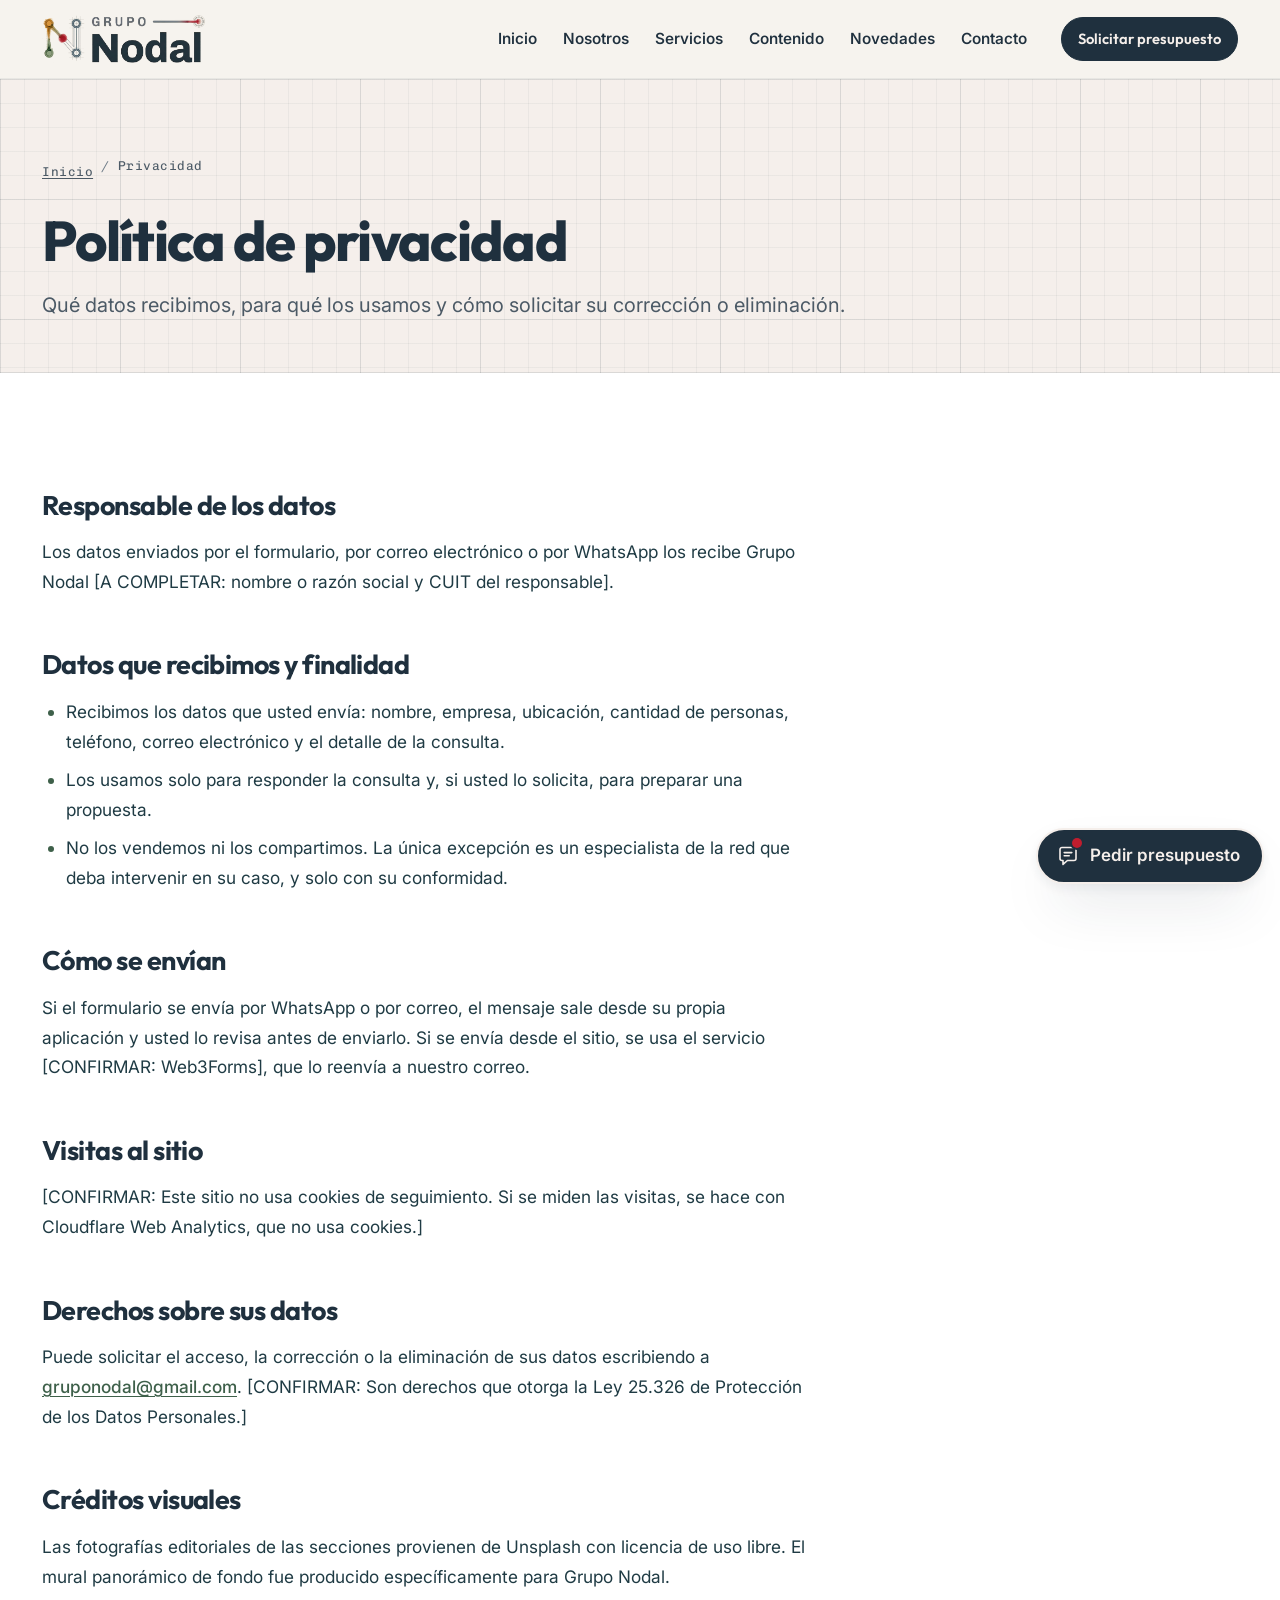
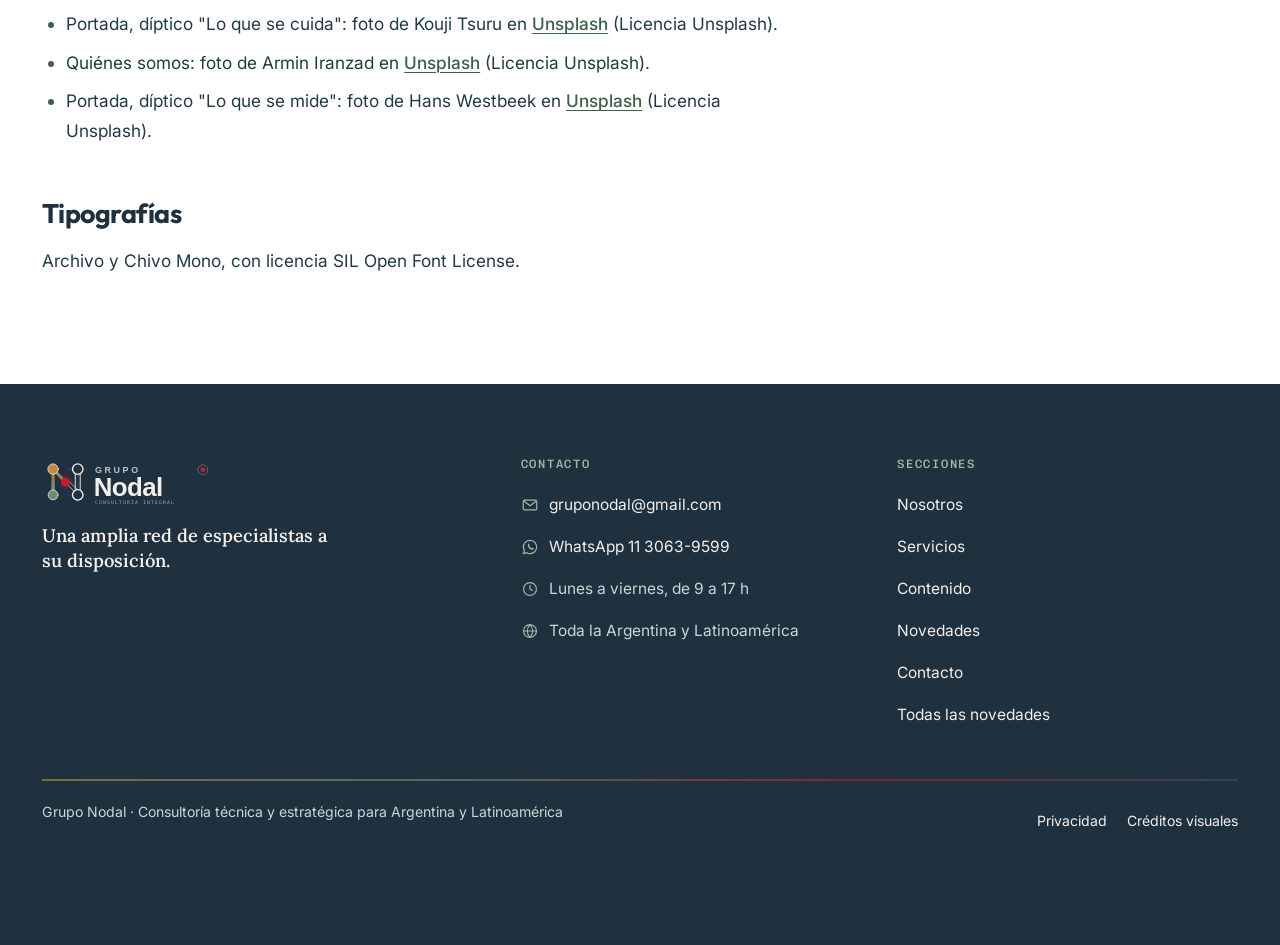
<file: privacidad/index.html>
<!doctype html>
<html lang="es-AR">
<head>
<meta charset="utf-8">
<meta name="viewport" content="width=device-width, initial-scale=1">
<title>Política de privacidad | Grupo Nodal</title>
<meta name="description" content="Qué datos recibe Grupo Nodal por el sitio y cómo los protege.">

<link rel="canonical" href="https://gpuccini-stack.github.io/grupo-nodal-preview/privacidad/">
<meta property="og:type" content="website">
<meta property="og:locale" content="es_AR">
<meta property="og:site_name" content="Grupo Nodal">
<meta property="og:title" content="Política de privacidad | Grupo Nodal">
<meta property="og:description" content="Qué datos recibe Grupo Nodal por el sitio y cómo los protege.">
<meta property="og:url" content="https://gpuccini-stack.github.io/grupo-nodal-preview/privacidad/">
<meta property="og:image" content="https://gpuccini-stack.github.io/grupo-nodal-preview/assets/img/og-grupo-nodal.png">
<meta property="og:image:width" content="1200">
<meta property="og:image:height" content="630">
<meta property="og:image:alt" content="Grupo Nodal. Su industria segura, en regla y sin sobrecostos. Conectamos especialistas en seguridad, ambiente, calidad y personas en una sola red.">
<meta name="twitter:card" content="summary_large_image">
<meta name="theme-color" content="#F5EFEB">
<link rel="icon" href="../assets/img/favicon.svg" type="image/svg+xml">
<link rel="icon" href="../assets/img/favicon-32.png" sizes="32x32" type="image/png">
<link rel="apple-touch-icon" href="../assets/img/apple-touch-icon.png">
<link rel="preconnect" href="https://fonts.googleapis.com">
<link rel="preconnect" href="https://fonts.gstatic.com" crossorigin>
<link href="https://fonts.googleapis.com/css2?family=Inter:wght@400;500;600&family=Lora:wght@400;500;600&family=Outfit:wght@600;700;800&display=swap" rel="stylesheet">
<link rel="preload" href="../assets/fonts/Archivo-variable.woff2" as="font" type="font/woff2" crossorigin>
<link rel="stylesheet" href="../assets/css/estilos.css">
<script src="../assets/js/datos.js" defer></script>
<script src="../assets/js/sitio.js" defer></script>
<meta name="robots" content="noindex, nofollow">
</head>
<body>
<svg class="sprite" aria-hidden="true" focusable="false" width="0" height="0"><symbol id="a-seguridad" viewBox="0 0 24 24"><path d="M12 3.2 19 5.8v5.5c0 4.5-2.9 8.1-7 9.6-4.1-1.5-7-5.1-7-9.6V5.8z"/><rect x="7.8" y="10.3" width="8.4" height="3.4" rx="1.7"/><circle class="n" cx="12" cy="12" r="1.15"/></symbol><symbol id="a-ambiente" viewBox="0 0 24 24"><path d="M6.2 13.2c0-5.1 4-8.6 12.8-9.2-.5 8.8-4.1 12.8-9.2 12.8-2 0-3.6-1.6-3.6-3.6z"/><path d="M8.6 15 14 9.6"/><path d="M3 20.2c1.5-1 3-1 4.5 0s3 1 4.5 0 3-1 4.5 0 3 1 4.5 0"/><circle class="n" cx="14" cy="9.6" r="1.25"/></symbol><symbol id="a-gestion" viewBox="0 0 24 24"><path d="M19.2 12A7.2 7.2 0 1 1 16.8 6.6"/><path d="M17.6 3.4v3.5h-3.5"/><path d="m8.8 12.3 2.2 2.2 4.1-4.3"/><circle class="n" cx="19.2" cy="12" r="1.25"/></symbol><symbol id="a-proceso" viewBox="0 0 24 24"><circle cx="12" cy="10" r="6"/><path d="m12 10 3.1-2.7"/><path d="M8.2 10h.9M12 5.9v.9M14.9 10h.9"/><path d="M12 16v2.6M3.5 18.6h17M3.5 21h17"/><circle class="n" cx="12" cy="10" r="1.2"/></symbol><symbol id="a-cultura" viewBox="0 0 24 24"><circle cx="7.6" cy="8" r="2.5"/><circle cx="16.4" cy="8" r="2.5"/><path d="M3.2 19.5c.4-3.3 2.1-5.3 4.4-5.3 1.4 0 2.6.7 3.4 2M20.8 19.5c-.4-3.3-2.1-5.3-4.4-5.3-1.4 0-2.6.7-3.4 2"/><path d="M10.1 8h3.8"/><circle class="n" cx="12" cy="17.6" r="1.25"/></symbol><symbol id="a-sostenibilidad" viewBox="0 0 24 24"><path d="M4.6 12a7.4 7.4 0 0 1 12.6-5.2"/><path d="M17.6 3.5v3.4h-3.4"/><path d="M19.4 12a7.4 7.4 0 0 1-12.6 5.2"/><path d="M6.4 20.5v-3.4h3.4"/><path d="M12 16v-4.6"/><path d="M12 11.4c0-2 1.3-3.2 3.3-3.2 0 2-1.3 3.2-3.3 3.2zM12 12.8c0-1.6-1.1-2.7-2.8-2.7 0 1.6 1.1 2.7 2.8 2.7z"/><circle class="n" cx="12" cy="16" r="1.15"/></symbol><symbol id="a-cumplimiento" viewBox="0 0 24 24"><path d="M13.5 3.2H7a1 1 0 0 0-1 1v15.6a1 1 0 0 0 1 1h4.6"/><path d="M13.5 3.2 18 7.7v3.4"/><path d="M13.5 3.2v4.5H18"/><path d="M8.8 10.4h5M8.8 13.4h3"/><circle cx="16.4" cy="16.4" r="3"/><path d="m15 19.1-.6 2.4 2-.9 2 .9-.6-2.4"/><circle class="n" cx="16.4" cy="16.4" r="1.1"/></symbol><symbol id="a-datos" viewBox="0 0 24 24"><rect x="6.6" y="6.6" width="10.8" height="10.8" rx="2.2"/><path d="M10 3.6v3M14 3.6v3M10 17.4v3M14 17.4v3M3.6 10h3M3.6 14h3M17.4 10h3M17.4 14h3"/><circle cx="12" cy="12" r="2.6"/><circle class="n" cx="12" cy="12" r="1.05"/></symbol><symbol id="a-obras" viewBox="0 0 24 24"><path d="M7.5 21V4.2"/><path d="M3.4 7h17.2"/><path d="M7.5 4.2 3.8 7M7.5 4.2 15 7"/><path d="M17 7v5"/><rect x="15.2" y="12" width="3.6" height="3" rx=".5"/><path d="M4.2 21h6.6"/><path d="M7.5 10.5h0M7.5 14h0"/><circle class="n" cx="7.5" cy="4.2" r="1.2"/></symbol><symbol id="a-emergencias" viewBox="0 0 24 24"><rect x="3.6" y="3.6" width="16.8" height="16.8" rx="3.2"/><path d="M12 17.4c-2.2 0-3.7-1.5-3.7-3.5 0-2.5 2.3-3.4 2.3-6.1 1.8.9 2.9 2.3 3.1 3.9.4-.4.7-1 .7-1.7.8.9 1.3 2.2 1.3 3.5 0 2.3-1.5 3.9-3.7 3.9z"/><circle class="n" cx="12" cy="14.4" r="1.15"/></symbol><symbol id="s-petroleo" viewBox="0 0 24 24"><path d="M3 20.5h18"/><path d="m9.2 20.5 3-10.6 3 10.6"/><path d="M4.6 9.8 19 6.2"/><path d="M19 6.2l1.4 2.4-1.2 3"/><path d="M5.4 9.6V17"/><path d="M3.8 17h3.2v3.5"/><circle class="n" cx="12.2" cy="8.3" r="1.2"/></symbol><symbol id="s-mineria" viewBox="0 0 24 24"><path d="M2.5 20h19"/><path d="m3.5 20 5.8-11 3.8 5.6 2.8-4.2 4.6 9.6"/><path d="M6.8 15.2h5.2M13.5 16.8h4.2"/><circle class="n" cx="9.3" cy="9" r="1.2"/></symbol><symbol id="s-quimica" viewBox="0 0 24 24"><path d="M9.4 3.2h5.2"/><path d="M10.4 3.2v6L5.6 18.3a1.6 1.6 0 0 0 1.4 2.4h10a1.6 1.6 0 0 0 1.4-2.4L13.6 9.2v-6"/><path d="M7.6 14.6h8.8"/><circle class="n" cx="12.6" cy="17.4" r="1.1"/></symbol><symbol id="s-metalurgica" viewBox="0 0 24 24"><path d="M5 4.5h14v3h-5.2v9H19v3H5v-3h5.2v-9H5z"/><circle class="n" cx="12" cy="12" r="1.1"/></symbol><symbol id="s-construccion" viewBox="0 0 24 24"><path d="M3 20.5h18"/><path d="M5 20.5V7.5h14v13"/><path d="M5 11.8h14M5 16.1h14"/><path d="M9.7 7.5v13M14.3 7.5v13"/><path d="M4 7.5 12 3.5l8 4"/><circle class="n" cx="12" cy="3.5" r="1.15"/></symbol><symbol id="s-consumo" viewBox="0 0 24 24"><path d="M3 4.2h2.4l2.1 10.6h10l1.9-7.3H6.4"/><circle cx="9" cy="18.8" r="1.5"/><circle cx="16.6" cy="18.8" r="1.5"/><circle class="n" cx="12.6" cy="11.2" r="1.1"/></symbol><symbol id="s-packaging" viewBox="0 0 24 24"><path d="M12 3.2 20 7.6v8.8L12 20.8l-8-4.4V7.6z"/><path d="M4 7.6 12 12l8-4.4"/><path d="M12 12v8.8"/><path d="m8 5.4 8 4.4"/><circle class="n" cx="12" cy="12" r="1.15"/></symbol><symbol id="s-alimentos" viewBox="0 0 24 24"><path d="M12 21V6.5"/><path d="M12 9.6c-1.9-.4-3-1.8-3-3.9 1.9.4 3 1.8 3 3.9zM12 9.6c1.9-.4 3-1.8 3-3.9-1.9.4-3 1.8-3 3.9zM12 13.8c-1.9-.4-3-1.8-3-3.9 1.9.4 3 1.8 3 3.9zM12 13.8c1.9-.4 3-1.8 3-3.9-1.9.4-3 1.8-3 3.9zM12 18c-1.9-.4-3-1.8-3-3.9 1.9.4 3 1.8 3 3.9zM12 18c1.9-.4 3-1.8 3-3.9-1.9.4-3 1.8-3 3.9z"/><circle class="n" cx="12" cy="4.2" r="1.15"/></symbol><symbol id="s-transporte" viewBox="0 0 24 24"><path d="M2.8 6h11v10.2h-11z"/><path d="M13.8 9.2h3.9l3.5 3.6v3.4h-7.4"/><circle cx="6.8" cy="17.6" r="1.7"/><circle cx="17.2" cy="17.6" r="1.7"/><circle class="n" cx="8.3" cy="11.1" r="1.15"/></symbol><symbol id="u-whatsapp" viewBox="0 0 24 24"><path d="M12 3.2a8.8 8.8 0 0 0-7.6 13.2L3.2 20.8l4.5-1.2A8.8 8.8 0 1 0 12 3.2z"/><path class="f" d="M9.1 7.9c.2-.4.4-.4.7-.4h.5c.2 0 .4.1.5.4l.7 1.7c.1.2 0 .5-.1.6l-.5.6c.6 1.1 1.5 2 2.6 2.6l.6-.5c.2-.1.4-.2.6-.1l1.7.7c.3.1.4.3.4.5v.5c0 .3-.1.6-.4.8-.5.3-1.2.5-1.9.4-2.6-.4-5-2.8-5.4-5.4-.1-.7.1-1.5.4-2z"/></symbol><symbol id="u-correo" viewBox="0 0 24 24"><rect x="3" y="5.5" width="18" height="13" rx="1.6"/><path d="m3.6 6.6 8.4 6.4 8.4-6.4"/></symbol><symbol id="u-telefono" viewBox="0 0 24 24"><path d="M6.6 3.5h2.6l1.4 4-1.9 1.3a11 11 0 0 0 6.5 6.5l1.3-1.9 4 1.4v2.6c0 1-.8 1.8-1.8 1.8C10.9 19.2 4.8 13.1 4.8 5.3c0-1 .8-1.8 1.8-1.8z"/></symbol><symbol id="u-reloj" viewBox="0 0 24 24"><circle cx="12" cy="12" r="8.6"/><path d="M12 7.2V12l3.2 2"/></symbol><symbol id="u-ubicacion" viewBox="0 0 24 24"><path d="M12 21s-6.4-5.6-6.4-11a6.4 6.4 0 0 1 12.8 0c0 5.4-6.4 11-6.4 11z"/><circle cx="12" cy="10" r="2.3"/></symbol><symbol id="u-calendario" viewBox="0 0 24 24"><rect x="3.6" y="5" width="16.8" height="15.4" rx="2"/><path d="M3.6 9.6h16.8M8 3v4M16 3v4"/><path d="m9.2 14.6 2 2 3.8-3.8"/></symbol><symbol id="u-flecha" viewBox="0 0 24 24"><path d="M4.5 12h14.5M13.5 6.5 19 12l-5.5 5.5"/></symbol><symbol id="u-externo" viewBox="0 0 24 24"><path d="M13.5 4.5h6v6M19.5 4.5l-8.5 8.5"/><path d="M17.5 13.5v5a1 1 0 0 1-1 1h-11a1 1 0 0 1-1-1v-11a1 1 0 0 1 1-1h5"/></symbol><symbol id="u-buscar" viewBox="0 0 24 24"><circle cx="10.6" cy="10.6" r="6.2"/><path d="m15.2 15.2 5.2 5.2"/></symbol><symbol id="u-globo" viewBox="0 0 24 24"><path d="M4 5.5a2 2 0 0 1 2-2h12a2 2 0 0 1 2 2v9a2 2 0 0 1-2 2h-6.6L7 20.4v-3.9H6a2 2 0 0 1-2-2z"/><path d="M8.2 8.6h7.6M8.2 11.8h5"/></symbol><symbol id="u-cerrar" viewBox="0 0 24 24"><path d="m6 6 12 12M18 6 6 18"/></symbol><symbol id="u-mas" viewBox="0 0 24 24"><path d="M12 5v14M5 12h14"/></symbol><symbol id="u-linkedin" viewBox="0 0 24 24"><rect x="3.5" y="3.5" width="17" height="17" rx="1.6"/><path d="M8 10.5V17M12 17v-3.6c0-1.6 1-2.6 2.3-2.6s2 .9 2 2.6V17M12 10.5V17"/><circle class="f" cx="8" cy="7.6" r="1.1"/></symbol><symbol id="u-documento" viewBox="0 0 24 24"><path d="M14 3.5H7a1 1 0 0 0-1 1v15a1 1 0 0 0 1 1h10a1 1 0 0 0 1-1V7.5z"/><path d="M14 3.5v4h4M9 12h6M9 15.5h6"/></symbol><symbol id="u-guardar" viewBox="0 0 24 24"><circle cx="9.5" cy="8" r="3.6"/><path d="M2.8 20c.6-3.6 3.4-5.6 6.7-5.6 1.6 0 3.1.5 4.2 1.4M18 13v7M14.5 16.5h7"/></symbol><symbol id="u-web" viewBox="0 0 24 24"><circle cx="12" cy="12" r="8.6"/><path d="M3.6 12h16.8M12 3.4c2.4 2.4 3.6 5.3 3.6 8.6s-1.2 6.2-3.6 8.6c-2.4-2.4-3.6-5.3-3.6-8.6S9.6 5.8 12 3.4z"/></symbol><symbol id="u-ahorro" viewBox="0 0 24 24"><path d="M4 17.5 9.5 12l4 3.6L20 7.5"/><path d="M15.2 7.5H20v4.8"/><circle class="n" cx="9.5" cy="12" r="1.3"/></symbol><symbol id="u-continuidad" viewBox="0 0 24 24"><path d="M12 3.2 19 6v5.2c0 4.4-2.9 8-7 9.6-4.1-1.6-7-5.2-7-9.6V6z"/><path d="m8.8 12.2 2.2 2.2 4.4-4.4"/></symbol><symbol id="u-tranquilidad" viewBox="0 0 24 24"><circle cx="12" cy="12" r="8.4"/><path d="m8.6 12.4 2.3 2.3 4.6-4.8"/><circle class="n" cx="12" cy="3.6" r="1.3"/></symbol><symbol id="u-reiniciar" viewBox="0 0 24 24"><path d="M4.8 12a7.2 7.2 0 1 1 2.1 5.1"/><path d="M4.8 17.5v-4.2H9"/></symbol><symbol id="u-check" viewBox="0 0 24 24"><path d="m5.5 12.5 4.2 4.2 8.8-9.2"/></symbol></svg><a class="saltar" href="#contenido-principal">Saltar al contenido</a>
<header class="cabecera">
<div class="contenedor cabecera__in">
<a class="marca" href="../#inicio"><img src="../assets/img/logo-nodal-nav.png" alt="Grupo Nodal, ir al inicio" width="144" height="52"></a>
<nav class="nav nav--interna" aria-label="Secciones"><ul><li><a href="../#inicio">Inicio</a></li><li><a href="../#nosotros">Nosotros</a></li><li><a href="../#servicios">Servicios</a></li><li><a href="../#contenido">Contenido</a></li><li><a href="../#novedades">Novedades</a></li><li><a href="../#contacto">Contacto</a></li></ul></nav>
<a class="btn btn--chico cabecera__cta" href="../#presupuesto" data-abrir-presupuesto>Solicitar presupuesto</a>
<details class="menu-movil">
<summary aria-label="Menú de secciones"><span class="menu-movil__lineas" aria-hidden="true"></span><span>Menú</span></summary>
<nav class="menu-movil__panel" aria-label="Secciones (menú)"><ul><li><a href="../#inicio">Inicio</a></li><li><a href="../#nosotros">Nosotros</a></li><li><a href="../#servicios">Servicios</a></li><li><a href="../#contenido">Contenido</a></li><li><a href="../#novedades">Novedades</a></li><li><a href="../#contacto">Contacto</a></li></ul>
<a class="btn" href="../#presupuesto" data-abrir-presupuesto>Solicitar presupuesto</a></nav>
</details>
</div>
<div class="cabecera__progreso" aria-hidden="true"></div>
</header>
<main id="contenido-principal"><div class="cabeza-pagina plano"><div class="contenedor">
<nav class="migas" aria-label="Ruta de navegación"><ol><li><a href="../">Inicio</a></li><li aria-current="page">Privacidad</li></ol></nav>
<h1>Política de privacidad</h1>
<p class="bajada">Qué datos recibimos, para qué los usamos y cómo solicitar su corrección o eliminación.</p>
</div></div>
<div class="pagina-simple"><div class="contenedor"><div class="prosa">
<h2>Responsable de los datos</h2>
<p>Los datos enviados por el formulario, por correo electrónico o por WhatsApp los recibe Grupo Nodal <span class="confirmar">[A COMPLETAR: nombre o razón social y CUIT del responsable]</span>.</p>
<h2>Datos que recibimos y finalidad</h2>
<ul><li>Recibimos los datos que usted envía: nombre, empresa, ubicación, cantidad de personas, teléfono, correo electrónico y el detalle de la consulta.</li>
<li>Los usamos solo para responder la consulta y, si usted lo solicita, para preparar una propuesta.</li>
<li>No los vendemos ni los compartimos. La única excepción es un especialista de la red que deba intervenir en su caso, y solo con su conformidad.</li></ul>
<h2>Cómo se envían</h2>
<p>Si el formulario se envía por WhatsApp o por correo, el mensaje sale desde su propia aplicación y usted lo revisa antes de enviarlo. Si se envía desde el sitio, se usa el servicio <span class="confirmar">[CONFIRMAR: Web3Forms]</span>, que lo reenvía a nuestro correo.</p>
<h2>Visitas al sitio</h2>
<p><span class="confirmar">[CONFIRMAR: Este sitio no usa cookies de seguimiento. Si se miden las visitas, se hace con Cloudflare Web Analytics, que no usa cookies.]</span></p>
<h2>Derechos sobre sus datos</h2>
<p>Puede solicitar el acceso, la corrección o la eliminación de sus datos escribiendo a <a href="mailto:gruponodal@gmail.com" data-correo="Datos personales" data-correo-texto>gruponodal@gmail.com</a>. <span class="confirmar">[CONFIRMAR: Son derechos que otorga la Ley 25.326 de Protección de los Datos Personales.]</span></p>
<h2 id="creditos">Créditos visuales</h2>
<p>Las fotografías editoriales de las secciones provienen de Unsplash con licencia de uso libre. El mural panorámico de fondo fue producido específicamente para Grupo Nodal.</p>
<ul><li>Portada, díptico &quot;Lo que se cuida&quot;: foto de Kouji Tsuru en <a href="https://unsplash.com/photos/9j9UGJfD2po">Unsplash</a> (Licencia Unsplash).</li><li>Quiénes somos: foto de Armin Iranzad en <a href="https://unsplash.com/photos/1YkvAHgw6fo">Unsplash</a> (Licencia Unsplash).</li><li>Portada, díptico &quot;Lo que se mide&quot;: foto de Hans Westbeek en <a href="https://unsplash.com/photos/_luiFaaZU6k">Unsplash</a> (Licencia Unsplash).</li></ul>
<h2>Tipografías</h2>
<p>Archivo y Chivo Mono, con licencia SIL Open Font License.</p>
</div></div></div></main>
<footer class="pie oscuro">
<div class="contenedor">
<div class="pie__grid">
<div class="pie__marca">
<img src="../assets/img/logo-nodal-claro.svg" alt="Grupo Nodal" width="236" height="64" loading="lazy">
<p class="pie__lema bajada-serif">Una amplia red de especialistas a su disposición.</p>
</div>
<div>
<h2>Contacto</h2>
<ul>
<li><a href="mailto:gruponodal@gmail.com" data-correo="Consulta desde el sitio web"><svg class="ic" aria-hidden="true" focusable="false"><use href="#u-correo"/></svg><span data-dato="correo">gruponodal@gmail.com</span></a></li>
<li><a href="https://wa.me/5491130639599" data-wa=""><svg class="ic" aria-hidden="true" focusable="false"><use href="#u-whatsapp"/></svg>WhatsApp 11 3063-9599</a></li>
<li><span><svg class="ic" aria-hidden="true" focusable="false"><use href="#u-reloj"/></svg><span data-dato="horario">Lunes a viernes, de 9 a 17 h</span></span></li>
<li><span><svg class="ic" aria-hidden="true" focusable="false"><use href="#u-web"/></svg><span data-dato="alcance">Toda la Argentina y Latinoamérica</span></span></li>
<li hidden><a href="#" data-linkedin><svg class="ic" aria-hidden="true" focusable="false"><use href="#u-linkedin"/></svg>LinkedIn</a></li>
</ul>
</div>
<div>
<h2>Secciones</h2>
<ul><li><a href="../#nosotros">Nosotros</a></li><li><a href="../#servicios">Servicios</a></li><li><a href="../#contenido">Contenido</a></li><li><a href="../#novedades">Novedades</a></li><li><a href="../#contacto">Contacto</a></li>
<li><a href="../novedades/">Todas las novedades</a></li></ul>
</div>
</div>
<div class="pie__base">
<p>Grupo Nodal · Consultoría técnica y estratégica para Argentina y Latinoamérica</p>
<ul><li><a href="../privacidad/">Privacidad</a></li><li><a href="../privacidad/#creditos">Créditos visuales</a></li></ul>
</div>
</div>
</footer>
<a class="globito" href="../#presupuesto" data-abrir-presupuesto>
<span class="globito__punto" aria-hidden="true"></span><svg class="ic" aria-hidden="true" focusable="false"><use href="#u-globo"/></svg><span class="globito__texto">Pedir presupuesto</span></a>
<dialog class="dialogo" id="dialogo-presupuesto" aria-labelledby="t-dialogo">
<div class="dialogo__cabeza"><h2 id="t-dialogo">Solicitar presupuesto</h2>
<button class="dialogo__cerrar" type="button" data-cerrar-dialogo aria-label="Cerrar"><svg class="ic" aria-hidden="true" focusable="false"><use href="#u-cerrar"/></svg></button></div>
<div class="dialogo__cuerpo">
<div class="dialogo__alt"><span>¿Prefiere escribir directamente?</span><a href="https://wa.me/5491130639599" data-wa-dialogo target="_blank" rel="noopener"><svg class="ic" aria-hidden="true" focusable="false"><use href="#u-whatsapp"/></svg>Consultar por WhatsApp<span class="solo-lectores"> (abre en otra pestaña)</span></a></div>
<form class="form" novalidate aria-describedby="d-req">
<p class="campo--ancho campo__ayuda" id="d-req">Los campos con <span class="req" aria-hidden="true">*</span><span class="solo-lectores">asterisco</span> son obligatorios.</p>
<div class="campo"><label for="d-nombre">Nombre y apellido <span class="req" aria-hidden="true">*</span></label><input id="d-nombre" name="nombre" type="text" required aria-required="true" autocomplete="name" aria-describedby="d-err-nombre"><span class="campo__error" id="d-err-nombre" data-error-de="nombre"></span></div>
<div class="campo"><label for="d-empresa">Empresa</label><input id="d-empresa" name="empresa" type="text" autocomplete="organization" aria-describedby="d-err-empresa"><span class="campo__error" id="d-err-empresa" data-error-de="empresa"></span></div>
<div class="campo"><label for="d-correo">Correo electrónico <span class="req" aria-hidden="true">*</span></label><input id="d-correo" name="correo" type="email" required aria-required="true" autocomplete="email" aria-describedby="d-err-correo"><span class="campo__error" id="d-err-correo" data-error-de="correo"></span></div>
<div class="campo"><label for="d-telefono">Teléfono</label><input id="d-telefono" name="telefono" type="tel" autocomplete="tel" aria-describedby="d-err-telefono"><span class="campo__error" id="d-err-telefono" data-error-de="telefono"></span></div>
<div class="campo"><label for="d-localidad">País / Provincia o ciudad</label><input id="d-localidad" name="localidad" type="text" autocomplete="address-level2" aria-describedby="d-err-localidad"><span class="campo__error" id="d-err-localidad" data-error-de="localidad"></span></div>
<div class="campo"><label for="d-personas">Cantidad de personas en la empresa</label>
<select id="d-personas" name="personas"><option value="">Elegir</option><option>Hasta 10</option><option>De 11 a 50</option><option>De 51 a 200</option><option>De 201 a 500</option><option>Más de 500</option></select></div>
<div class="campo campo--ancho"><label for="d-area">Área de servicio <span class="req" aria-hidden="true">*</span></label>
<select id="d-area" name="area" required aria-required="true" aria-describedby="d-err-area"><option value="">Elegir un área</option><option value="diagnostico-express">Diagnóstico express gratuito</option><option value="seguridad-higiene">Seguridad e Higiene en el Trabajo</option><option value="medio-ambiente">Medio Ambiente</option><option value="sistemas-de-gestion">Sistemas de Gestión, Calidad e Inocuidad</option><option value="riesgos-de-proceso">Riesgos de Proceso y Seguridad Industrial</option><option value="cultura-factor-humano">Cultura de Seguridad y Factor Humano</option><option value="sostenibilidad">Sostenibilidad y Responsabilidad Social</option><option value="cumplimiento-normativo">Cumplimiento Normativo, Gobernanza, Trámites y Finanzas Ambientales</option><option value="seguridad-4-0">Seguridad 4.0: Datos, Automatización e IA</option><option value="obras-contratistas">Obras, Contratistas y Proveedores</option><option value="emergencias-patrimonial">Emergencias, Protección Patrimonial y Servicios Complementarios</option><option value="otro">Otro o no estoy seguro</option></select>
<span class="campo__error" id="d-err-area" data-error-de="area"></span></div>
<div class="campo campo--ancho"><label for="d-servicio">Servicio específico</label><span class="campo__ayuda" id="d-ayuda-servicio">Opcional. Se completa solo si eligió un servicio o vino desde el chequeo interactivo.</span><input id="d-servicio" name="servicio" type="text" aria-describedby="d-err-servicio d-ayuda-servicio"><span class="campo__error" id="d-err-servicio" data-error-de="servicio"></span></div>
<div class="campo campo--ancho"><label for="d-mensaje">Mensaje</label>
<textarea id="d-mensaje" name="mensaje" rows="4" placeholder="Qué necesita resolver, plazos o requerimientos que ya tiene."></textarea></div>
<div class="campo campo--ancho campo-check-envoltura"><div class="campo campo--check">
<input id="d-consentimiento" name="consentimiento" type="checkbox" required aria-required="true" aria-describedby="d-err-consentimiento">
<label for="d-consentimiento">Acepto la <a href="../privacidad/">política de privacidad</a>: los datos se usan solo para responder este pedido. <span class="req" aria-hidden="true">*</span></label></div>
<span class="campo__error" id="d-err-consentimiento" data-error-de="consentimiento"></span></div>
<div class="trampa" aria-hidden="true"><label for="d-botcheck">No completar</label><input id="d-botcheck" name="botcheck" type="checkbox" tabindex="-1"></div>
<p class="form__sinjs">Para enviar este formulario hace falta JavaScript. También puede escribirnos a <a href="mailto:gruponodal@gmail.com">gruponodal@gmail.com</a> o por <a href="https://wa.me/5491130639599">WhatsApp al 11 3063-9599</a>.</p>
<div class="form__acciones">
<button class="btn" type="submit" data-modo="web3forms" hidden>Enviar pedido</button>
<button class="btn" type="submit" data-modo="whatsapp"><svg class="ic" aria-hidden="true" focusable="false"><use href="#u-whatsapp"/></svg>Enviar por WhatsApp</button>
<button class="btn btn--linea" type="submit" data-modo="correo"><svg class="ic" aria-hidden="true" focusable="false"><use href="#u-correo"/></svg>Enviar por correo</button>
</div>
<div class="form__estado" role="status" aria-live="polite"></div>
</form>
</div>
</dialog>
</body>
</html>
</file>
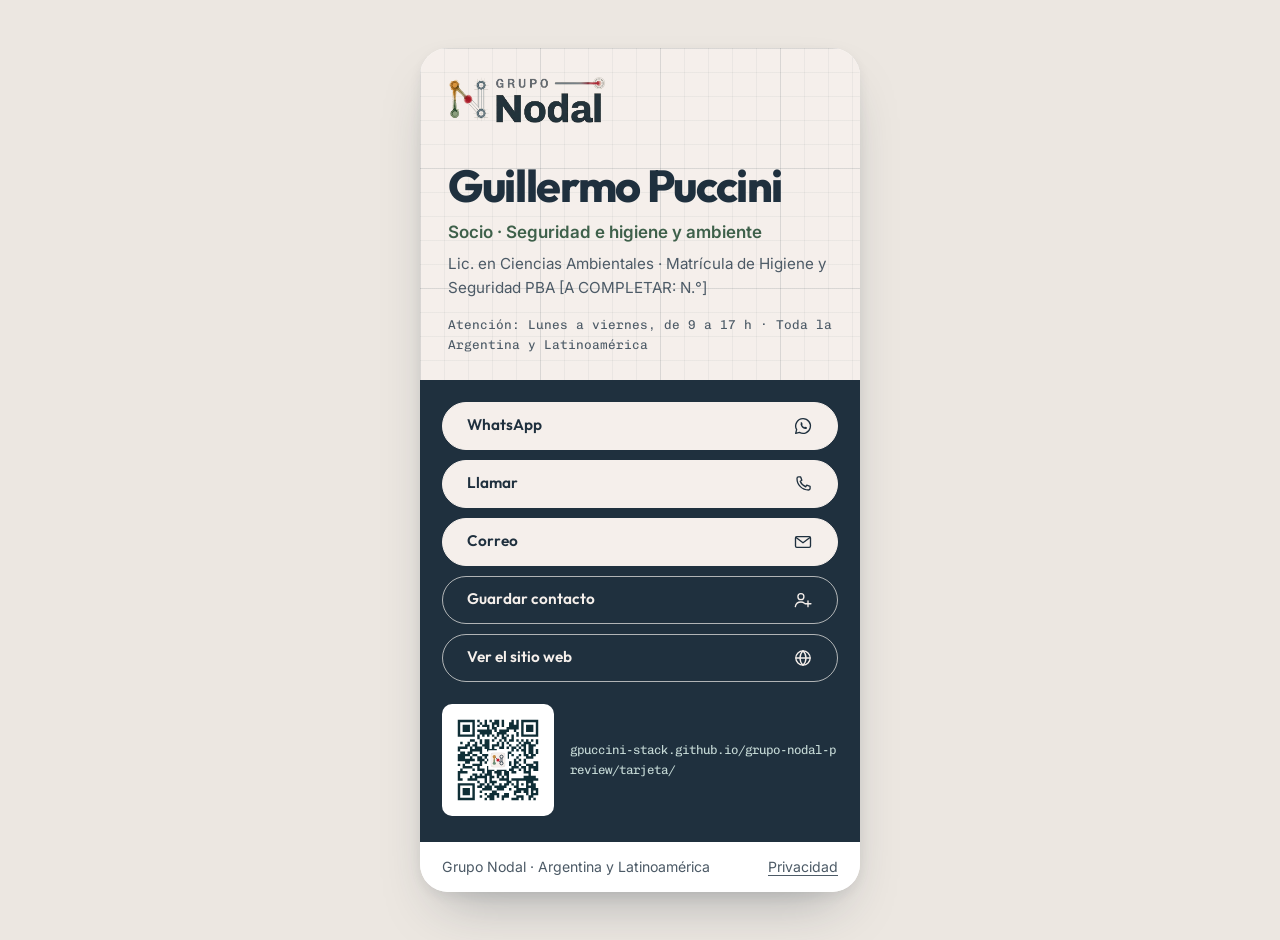
<file: tarjeta/index.html>
<!doctype html>
<html lang="es-AR">
<head>
<meta charset="utf-8">
<meta name="viewport" content="width=device-width, initial-scale=1">
<title>Guillermo Puccini | Grupo Nodal</title>
<meta name="description" content="Tarjeta digital de Guillermo Puccini, de Grupo Nodal.">
<meta name="robots" content="noindex">
<link rel="canonical" href="https://gpuccini-stack.github.io/grupo-nodal-preview/tarjeta/">
<meta property="og:type" content="website">
<meta property="og:locale" content="es_AR">
<meta property="og:site_name" content="Grupo Nodal">
<meta property="og:title" content="Guillermo Puccini | Grupo Nodal">
<meta property="og:description" content="Tarjeta digital de Guillermo Puccini, de Grupo Nodal.">
<meta property="og:url" content="https://gpuccini-stack.github.io/grupo-nodal-preview/tarjeta/">
<meta property="og:image" content="https://gpuccini-stack.github.io/grupo-nodal-preview/assets/img/og-grupo-nodal.png">
<meta property="og:image:width" content="1200">
<meta property="og:image:height" content="630">
<meta property="og:image:alt" content="Grupo Nodal. Su industria segura, en regla y sin sobrecostos. Conectamos especialistas en seguridad, ambiente, calidad y personas en una sola red.">
<meta name="twitter:card" content="summary_large_image">
<meta name="theme-color" content="#F5EFEB">
<link rel="icon" href="../assets/img/favicon.svg" type="image/svg+xml">
<link rel="icon" href="../assets/img/favicon-32.png" sizes="32x32" type="image/png">
<link rel="apple-touch-icon" href="../assets/img/apple-touch-icon.png">
<link rel="preconnect" href="https://fonts.googleapis.com">
<link rel="preconnect" href="https://fonts.gstatic.com" crossorigin>
<link href="https://fonts.googleapis.com/css2?family=Inter:wght@400;500;600&family=Lora:wght@400;500;600&family=Outfit:wght@600;700;800&display=swap" rel="stylesheet">
<link rel="preload" href="../assets/fonts/Archivo-variable.woff2" as="font" type="font/woff2" crossorigin>
<link rel="stylesheet" href="../assets/css/estilos.css">
<script src="../assets/js/datos.js" defer></script>
<script src="../assets/js/sitio.js" defer></script>
</head>
<body class="tarjeta-pagina">
<svg class="sprite" aria-hidden="true" focusable="false" width="0" height="0"><symbol id="a-seguridad" viewBox="0 0 24 24"><path d="M12 3.2 19 5.8v5.5c0 4.5-2.9 8.1-7 9.6-4.1-1.5-7-5.1-7-9.6V5.8z"/><rect x="7.8" y="10.3" width="8.4" height="3.4" rx="1.7"/><circle class="n" cx="12" cy="12" r="1.15"/></symbol><symbol id="a-ambiente" viewBox="0 0 24 24"><path d="M6.2 13.2c0-5.1 4-8.6 12.8-9.2-.5 8.8-4.1 12.8-9.2 12.8-2 0-3.6-1.6-3.6-3.6z"/><path d="M8.6 15 14 9.6"/><path d="M3 20.2c1.5-1 3-1 4.5 0s3 1 4.5 0 3-1 4.5 0 3 1 4.5 0"/><circle class="n" cx="14" cy="9.6" r="1.25"/></symbol><symbol id="a-gestion" viewBox="0 0 24 24"><path d="M19.2 12A7.2 7.2 0 1 1 16.8 6.6"/><path d="M17.6 3.4v3.5h-3.5"/><path d="m8.8 12.3 2.2 2.2 4.1-4.3"/><circle class="n" cx="19.2" cy="12" r="1.25"/></symbol><symbol id="a-proceso" viewBox="0 0 24 24"><circle cx="12" cy="10" r="6"/><path d="m12 10 3.1-2.7"/><path d="M8.2 10h.9M12 5.9v.9M14.9 10h.9"/><path d="M12 16v2.6M3.5 18.6h17M3.5 21h17"/><circle class="n" cx="12" cy="10" r="1.2"/></symbol><symbol id="a-cultura" viewBox="0 0 24 24"><circle cx="7.6" cy="8" r="2.5"/><circle cx="16.4" cy="8" r="2.5"/><path d="M3.2 19.5c.4-3.3 2.1-5.3 4.4-5.3 1.4 0 2.6.7 3.4 2M20.8 19.5c-.4-3.3-2.1-5.3-4.4-5.3-1.4 0-2.6.7-3.4 2"/><path d="M10.1 8h3.8"/><circle class="n" cx="12" cy="17.6" r="1.25"/></symbol><symbol id="a-sostenibilidad" viewBox="0 0 24 24"><path d="M4.6 12a7.4 7.4 0 0 1 12.6-5.2"/><path d="M17.6 3.5v3.4h-3.4"/><path d="M19.4 12a7.4 7.4 0 0 1-12.6 5.2"/><path d="M6.4 20.5v-3.4h3.4"/><path d="M12 16v-4.6"/><path d="M12 11.4c0-2 1.3-3.2 3.3-3.2 0 2-1.3 3.2-3.3 3.2zM12 12.8c0-1.6-1.1-2.7-2.8-2.7 0 1.6 1.1 2.7 2.8 2.7z"/><circle class="n" cx="12" cy="16" r="1.15"/></symbol><symbol id="a-cumplimiento" viewBox="0 0 24 24"><path d="M13.5 3.2H7a1 1 0 0 0-1 1v15.6a1 1 0 0 0 1 1h4.6"/><path d="M13.5 3.2 18 7.7v3.4"/><path d="M13.5 3.2v4.5H18"/><path d="M8.8 10.4h5M8.8 13.4h3"/><circle cx="16.4" cy="16.4" r="3"/><path d="m15 19.1-.6 2.4 2-.9 2 .9-.6-2.4"/><circle class="n" cx="16.4" cy="16.4" r="1.1"/></symbol><symbol id="a-datos" viewBox="0 0 24 24"><rect x="6.6" y="6.6" width="10.8" height="10.8" rx="2.2"/><path d="M10 3.6v3M14 3.6v3M10 17.4v3M14 17.4v3M3.6 10h3M3.6 14h3M17.4 10h3M17.4 14h3"/><circle cx="12" cy="12" r="2.6"/><circle class="n" cx="12" cy="12" r="1.05"/></symbol><symbol id="a-obras" viewBox="0 0 24 24"><path d="M7.5 21V4.2"/><path d="M3.4 7h17.2"/><path d="M7.5 4.2 3.8 7M7.5 4.2 15 7"/><path d="M17 7v5"/><rect x="15.2" y="12" width="3.6" height="3" rx=".5"/><path d="M4.2 21h6.6"/><path d="M7.5 10.5h0M7.5 14h0"/><circle class="n" cx="7.5" cy="4.2" r="1.2"/></symbol><symbol id="a-emergencias" viewBox="0 0 24 24"><rect x="3.6" y="3.6" width="16.8" height="16.8" rx="3.2"/><path d="M12 17.4c-2.2 0-3.7-1.5-3.7-3.5 0-2.5 2.3-3.4 2.3-6.1 1.8.9 2.9 2.3 3.1 3.9.4-.4.7-1 .7-1.7.8.9 1.3 2.2 1.3 3.5 0 2.3-1.5 3.9-3.7 3.9z"/><circle class="n" cx="12" cy="14.4" r="1.15"/></symbol><symbol id="s-petroleo" viewBox="0 0 24 24"><path d="M3 20.5h18"/><path d="m9.2 20.5 3-10.6 3 10.6"/><path d="M4.6 9.8 19 6.2"/><path d="M19 6.2l1.4 2.4-1.2 3"/><path d="M5.4 9.6V17"/><path d="M3.8 17h3.2v3.5"/><circle class="n" cx="12.2" cy="8.3" r="1.2"/></symbol><symbol id="s-mineria" viewBox="0 0 24 24"><path d="M2.5 20h19"/><path d="m3.5 20 5.8-11 3.8 5.6 2.8-4.2 4.6 9.6"/><path d="M6.8 15.2h5.2M13.5 16.8h4.2"/><circle class="n" cx="9.3" cy="9" r="1.2"/></symbol><symbol id="s-quimica" viewBox="0 0 24 24"><path d="M9.4 3.2h5.2"/><path d="M10.4 3.2v6L5.6 18.3a1.6 1.6 0 0 0 1.4 2.4h10a1.6 1.6 0 0 0 1.4-2.4L13.6 9.2v-6"/><path d="M7.6 14.6h8.8"/><circle class="n" cx="12.6" cy="17.4" r="1.1"/></symbol><symbol id="s-metalurgica" viewBox="0 0 24 24"><path d="M5 4.5h14v3h-5.2v9H19v3H5v-3h5.2v-9H5z"/><circle class="n" cx="12" cy="12" r="1.1"/></symbol><symbol id="s-construccion" viewBox="0 0 24 24"><path d="M3 20.5h18"/><path d="M5 20.5V7.5h14v13"/><path d="M5 11.8h14M5 16.1h14"/><path d="M9.7 7.5v13M14.3 7.5v13"/><path d="M4 7.5 12 3.5l8 4"/><circle class="n" cx="12" cy="3.5" r="1.15"/></symbol><symbol id="s-consumo" viewBox="0 0 24 24"><path d="M3 4.2h2.4l2.1 10.6h10l1.9-7.3H6.4"/><circle cx="9" cy="18.8" r="1.5"/><circle cx="16.6" cy="18.8" r="1.5"/><circle class="n" cx="12.6" cy="11.2" r="1.1"/></symbol><symbol id="s-packaging" viewBox="0 0 24 24"><path d="M12 3.2 20 7.6v8.8L12 20.8l-8-4.4V7.6z"/><path d="M4 7.6 12 12l8-4.4"/><path d="M12 12v8.8"/><path d="m8 5.4 8 4.4"/><circle class="n" cx="12" cy="12" r="1.15"/></symbol><symbol id="s-alimentos" viewBox="0 0 24 24"><path d="M12 21V6.5"/><path d="M12 9.6c-1.9-.4-3-1.8-3-3.9 1.9.4 3 1.8 3 3.9zM12 9.6c1.9-.4 3-1.8 3-3.9-1.9.4-3 1.8-3 3.9zM12 13.8c-1.9-.4-3-1.8-3-3.9 1.9.4 3 1.8 3 3.9zM12 13.8c1.9-.4 3-1.8 3-3.9-1.9.4-3 1.8-3 3.9zM12 18c-1.9-.4-3-1.8-3-3.9 1.9.4 3 1.8 3 3.9zM12 18c1.9-.4 3-1.8 3-3.9-1.9.4-3 1.8-3 3.9z"/><circle class="n" cx="12" cy="4.2" r="1.15"/></symbol><symbol id="s-transporte" viewBox="0 0 24 24"><path d="M2.8 6h11v10.2h-11z"/><path d="M13.8 9.2h3.9l3.5 3.6v3.4h-7.4"/><circle cx="6.8" cy="17.6" r="1.7"/><circle cx="17.2" cy="17.6" r="1.7"/><circle class="n" cx="8.3" cy="11.1" r="1.15"/></symbol><symbol id="u-whatsapp" viewBox="0 0 24 24"><path d="M12 3.2a8.8 8.8 0 0 0-7.6 13.2L3.2 20.8l4.5-1.2A8.8 8.8 0 1 0 12 3.2z"/><path class="f" d="M9.1 7.9c.2-.4.4-.4.7-.4h.5c.2 0 .4.1.5.4l.7 1.7c.1.2 0 .5-.1.6l-.5.6c.6 1.1 1.5 2 2.6 2.6l.6-.5c.2-.1.4-.2.6-.1l1.7.7c.3.1.4.3.4.5v.5c0 .3-.1.6-.4.8-.5.3-1.2.5-1.9.4-2.6-.4-5-2.8-5.4-5.4-.1-.7.1-1.5.4-2z"/></symbol><symbol id="u-correo" viewBox="0 0 24 24"><rect x="3" y="5.5" width="18" height="13" rx="1.6"/><path d="m3.6 6.6 8.4 6.4 8.4-6.4"/></symbol><symbol id="u-telefono" viewBox="0 0 24 24"><path d="M6.6 3.5h2.6l1.4 4-1.9 1.3a11 11 0 0 0 6.5 6.5l1.3-1.9 4 1.4v2.6c0 1-.8 1.8-1.8 1.8C10.9 19.2 4.8 13.1 4.8 5.3c0-1 .8-1.8 1.8-1.8z"/></symbol><symbol id="u-reloj" viewBox="0 0 24 24"><circle cx="12" cy="12" r="8.6"/><path d="M12 7.2V12l3.2 2"/></symbol><symbol id="u-ubicacion" viewBox="0 0 24 24"><path d="M12 21s-6.4-5.6-6.4-11a6.4 6.4 0 0 1 12.8 0c0 5.4-6.4 11-6.4 11z"/><circle cx="12" cy="10" r="2.3"/></symbol><symbol id="u-calendario" viewBox="0 0 24 24"><rect x="3.6" y="5" width="16.8" height="15.4" rx="2"/><path d="M3.6 9.6h16.8M8 3v4M16 3v4"/><path d="m9.2 14.6 2 2 3.8-3.8"/></symbol><symbol id="u-flecha" viewBox="0 0 24 24"><path d="M4.5 12h14.5M13.5 6.5 19 12l-5.5 5.5"/></symbol><symbol id="u-externo" viewBox="0 0 24 24"><path d="M13.5 4.5h6v6M19.5 4.5l-8.5 8.5"/><path d="M17.5 13.5v5a1 1 0 0 1-1 1h-11a1 1 0 0 1-1-1v-11a1 1 0 0 1 1-1h5"/></symbol><symbol id="u-buscar" viewBox="0 0 24 24"><circle cx="10.6" cy="10.6" r="6.2"/><path d="m15.2 15.2 5.2 5.2"/></symbol><symbol id="u-globo" viewBox="0 0 24 24"><path d="M4 5.5a2 2 0 0 1 2-2h12a2 2 0 0 1 2 2v9a2 2 0 0 1-2 2h-6.6L7 20.4v-3.9H6a2 2 0 0 1-2-2z"/><path d="M8.2 8.6h7.6M8.2 11.8h5"/></symbol><symbol id="u-cerrar" viewBox="0 0 24 24"><path d="m6 6 12 12M18 6 6 18"/></symbol><symbol id="u-mas" viewBox="0 0 24 24"><path d="M12 5v14M5 12h14"/></symbol><symbol id="u-linkedin" viewBox="0 0 24 24"><rect x="3.5" y="3.5" width="17" height="17" rx="1.6"/><path d="M8 10.5V17M12 17v-3.6c0-1.6 1-2.6 2.3-2.6s2 .9 2 2.6V17M12 10.5V17"/><circle class="f" cx="8" cy="7.6" r="1.1"/></symbol><symbol id="u-documento" viewBox="0 0 24 24"><path d="M14 3.5H7a1 1 0 0 0-1 1v15a1 1 0 0 0 1 1h10a1 1 0 0 0 1-1V7.5z"/><path d="M14 3.5v4h4M9 12h6M9 15.5h6"/></symbol><symbol id="u-guardar" viewBox="0 0 24 24"><circle cx="9.5" cy="8" r="3.6"/><path d="M2.8 20c.6-3.6 3.4-5.6 6.7-5.6 1.6 0 3.1.5 4.2 1.4M18 13v7M14.5 16.5h7"/></symbol><symbol id="u-web" viewBox="0 0 24 24"><circle cx="12" cy="12" r="8.6"/><path d="M3.6 12h16.8M12 3.4c2.4 2.4 3.6 5.3 3.6 8.6s-1.2 6.2-3.6 8.6c-2.4-2.4-3.6-5.3-3.6-8.6S9.6 5.8 12 3.4z"/></symbol><symbol id="u-ahorro" viewBox="0 0 24 24"><path d="M4 17.5 9.5 12l4 3.6L20 7.5"/><path d="M15.2 7.5H20v4.8"/><circle class="n" cx="9.5" cy="12" r="1.3"/></symbol><symbol id="u-continuidad" viewBox="0 0 24 24"><path d="M12 3.2 19 6v5.2c0 4.4-2.9 8-7 9.6-4.1-1.6-7-5.2-7-9.6V6z"/><path d="m8.8 12.2 2.2 2.2 4.4-4.4"/></symbol><symbol id="u-tranquilidad" viewBox="0 0 24 24"><circle cx="12" cy="12" r="8.4"/><path d="m8.6 12.4 2.3 2.3 4.6-4.8"/><circle class="n" cx="12" cy="3.6" r="1.3"/></symbol><symbol id="u-reiniciar" viewBox="0 0 24 24"><path d="M4.8 12a7.2 7.2 0 1 1 2.1 5.1"/><path d="M4.8 17.5v-4.2H9"/></symbol><symbol id="u-check" viewBox="0 0 24 24"><path d="m5.5 12.5 4.2 4.2 8.8-9.2"/></symbol></svg><main id="contenido-principal"><article class="tarjeta" aria-labelledby="t-nombre">
<div class="tarjeta__frente plano">
<img class="logo" src="../assets/img/logo-nodal-nav.png" alt="Grupo Nodal" width="144" height="52">
<h1 id="t-nombre">Guillermo Puccini</h1>
<p class="tarjeta__cargo">Socio · Seguridad e higiene y ambiente</p>
<p class="tarjeta__titulo">Lic. en Ciencias Ambientales · Matrícula de Higiene y Seguridad PBA <span class="confirmar">[A COMPLETAR: N.°]</span></p>
<p class="tarjeta__horario">Atención: <span data-dato="horario">Lunes a viernes, de 9 a 17 h</span> · Toda la Argentina y Latinoamérica</p>
</div>
<div class="tarjeta__acciones oscuro">
<ul>
<li><a class="btn btn--claro" href="https://wa.me/5491130639599" data-wa="">WhatsApp<svg class="ic" aria-hidden="true" focusable="false"><use href="#u-whatsapp"/></svg></a></li>
<li><a class="btn btn--claro" href="tel:+5491130639599" data-tel>Llamar<svg class="ic" aria-hidden="true" focusable="false"><use href="#u-telefono"/></svg></a></li>
<li><a class="btn btn--claro" href="mailto:gruponodal@gmail.com" data-correo="Contacto desde la tarjeta digital">Correo<svg class="ic" aria-hidden="true" focusable="false"><use href="#u-correo"/></svg></a></li>
<li><a class="btn btn--linea-clara" href="guillermo-puccini.vcf" download="guillermo-puccini.vcf">Guardar contacto<svg class="ic" aria-hidden="true" focusable="false"><use href="#u-guardar"/></svg></a></li>
<li hidden><a class="btn btn--linea-clara" href="#" data-linkedin>LinkedIn<svg class="ic" aria-hidden="true" focusable="false"><use href="#u-linkedin"/></svg></a></li>
<li><a class="btn btn--linea-clara" href="../">Ver el sitio web<svg class="ic" aria-hidden="true" focusable="false"><use href="#u-web"/></svg></a></li>
</ul>
<figure class="tarjeta__qr"><img src="qr-tarjeta.svg" alt="Código QR de esta tarjeta digital" width="112" height="112"><figcaption>gpuccini-stack.github.io/grupo-nodal-preview/tarjeta/</figcaption></figure>
</div>
<p class="tarjeta__pie"><span>Grupo Nodal · Argentina y Latinoamérica</span><a href="../privacidad/">Privacidad</a></p>
</article></main>
</body>
</html>
</file>
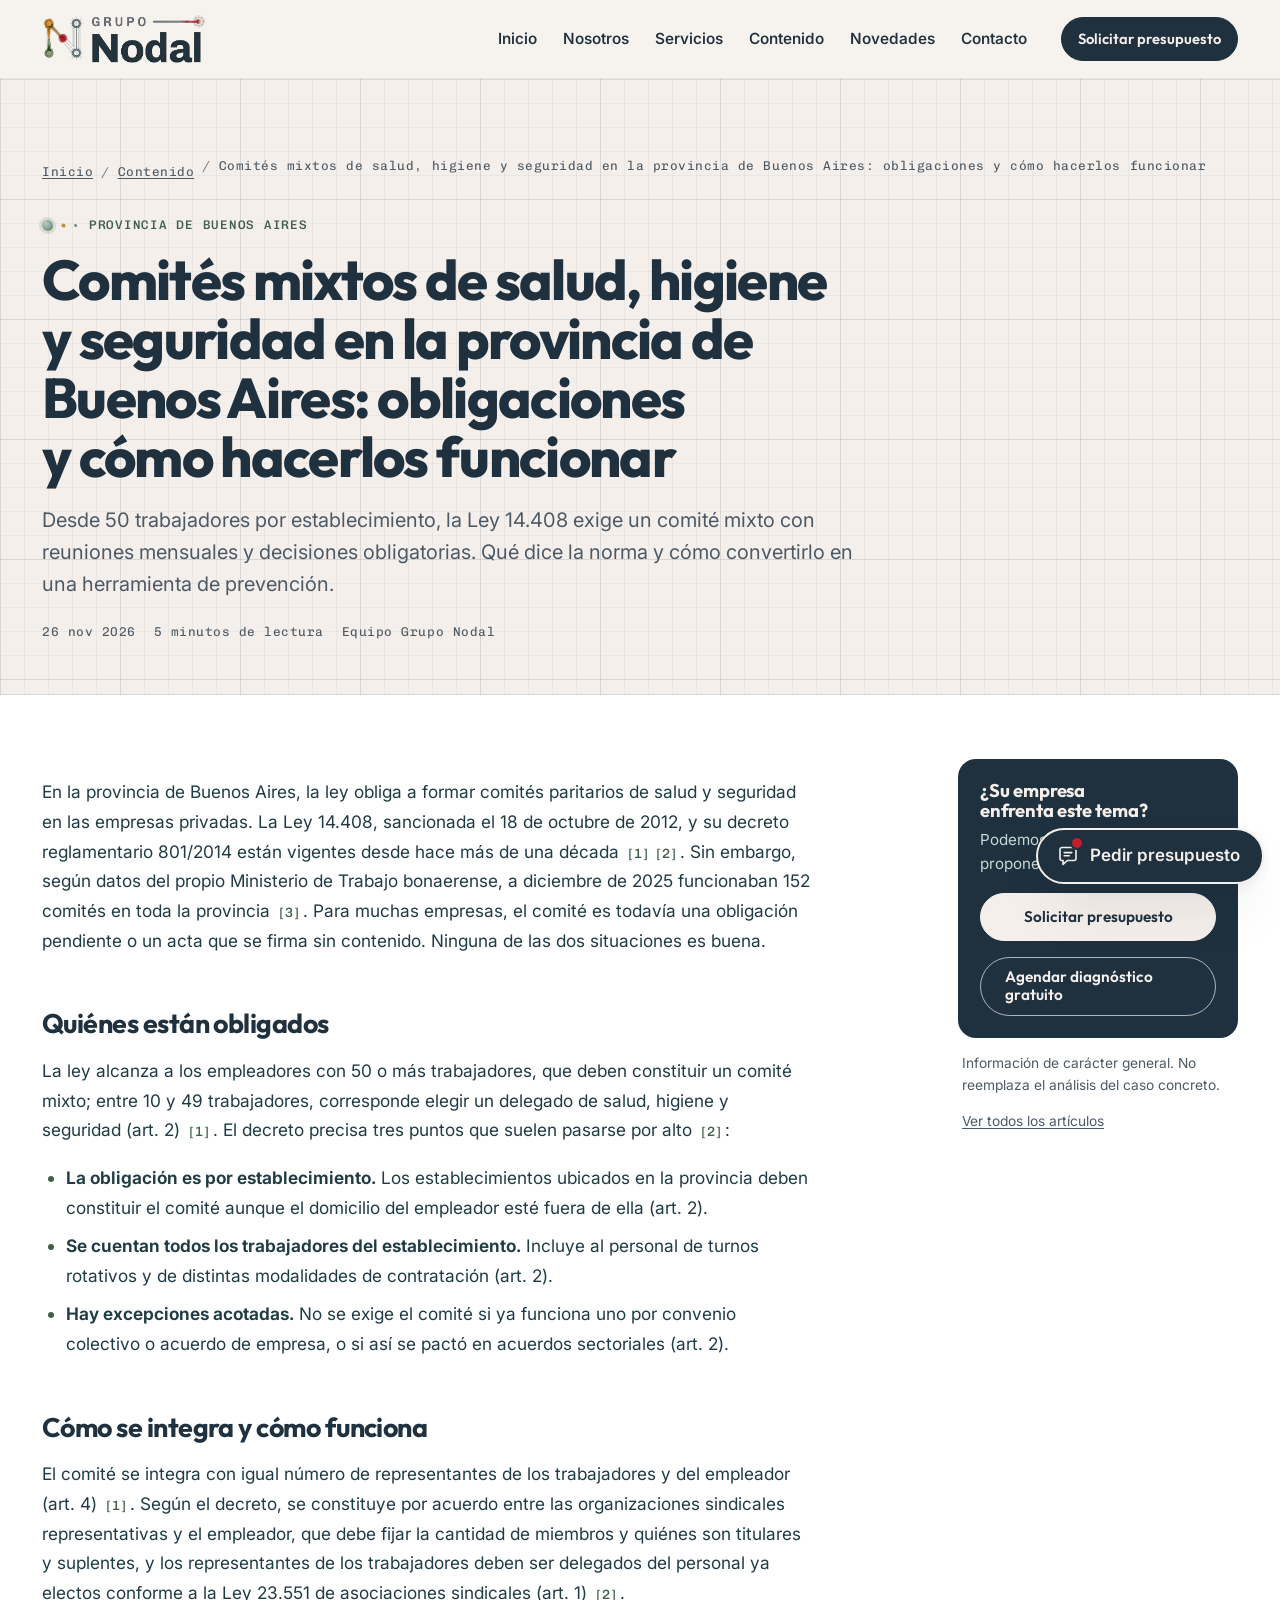
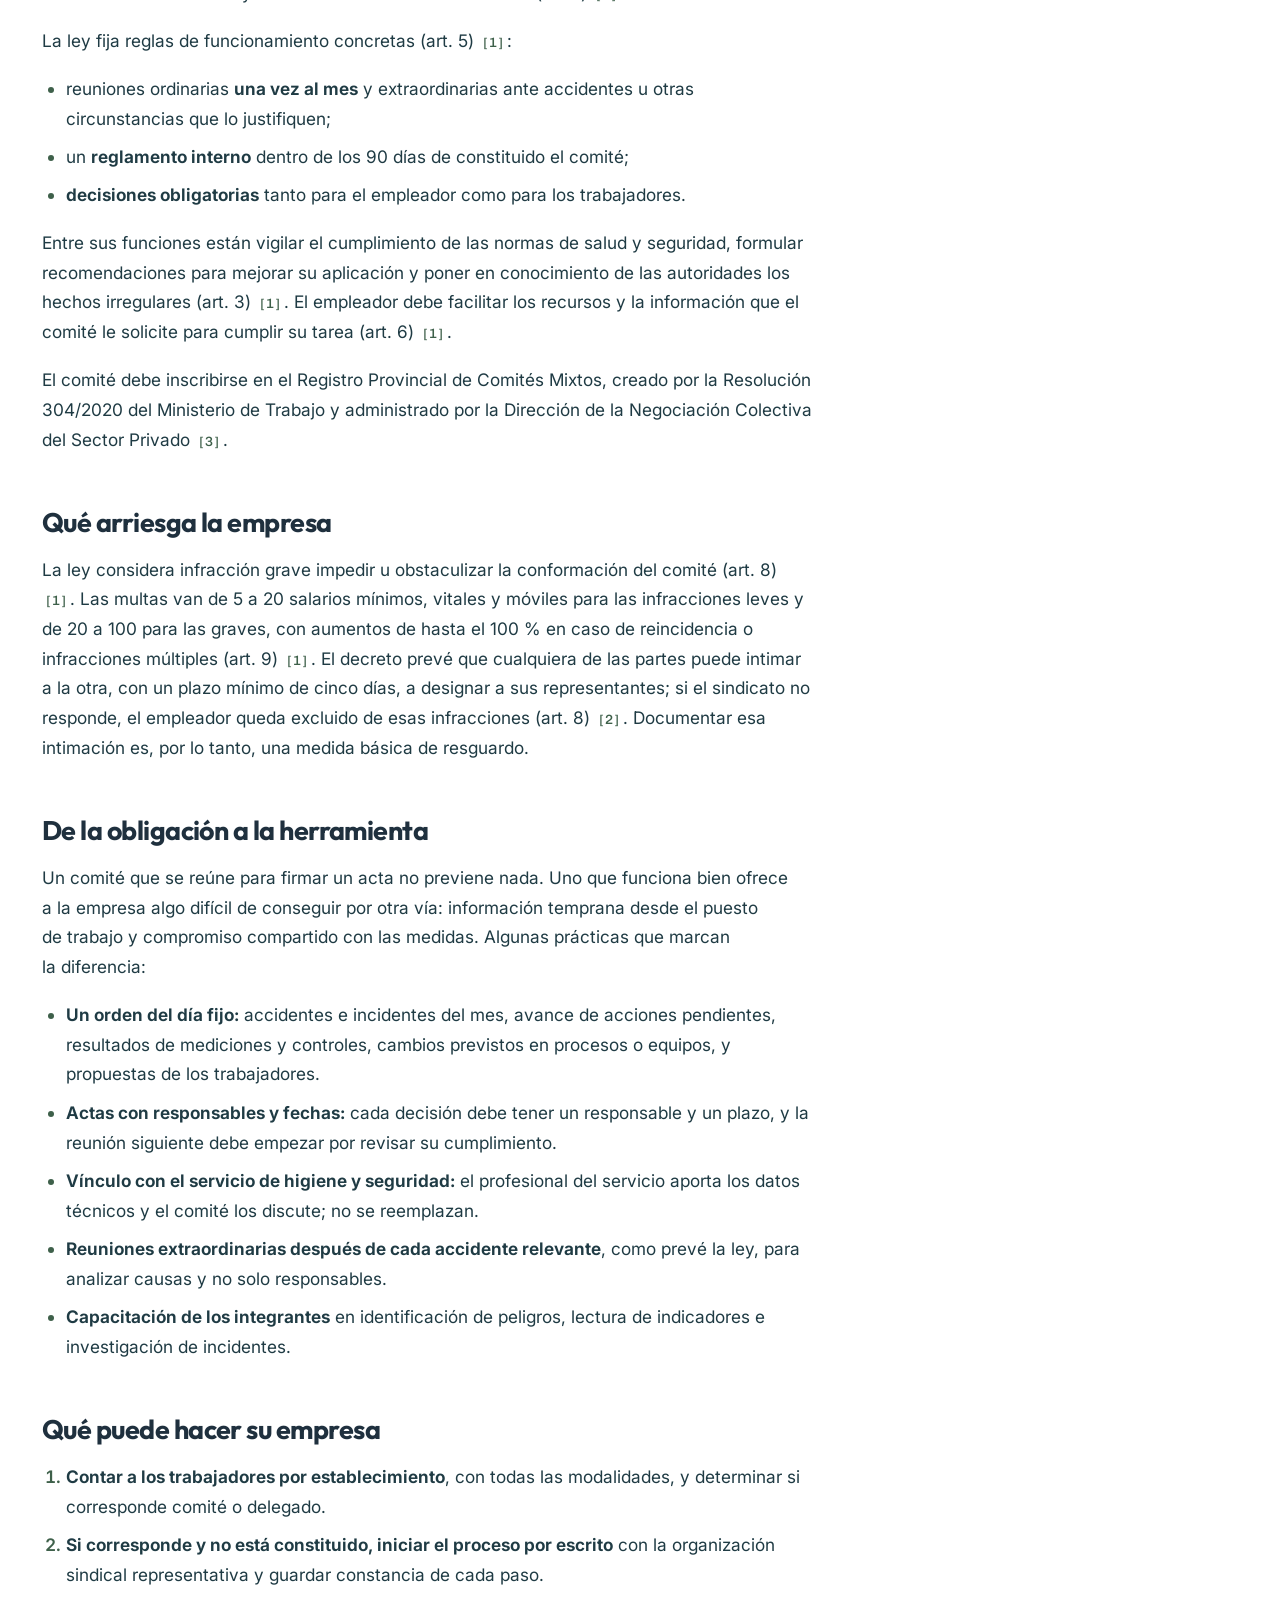
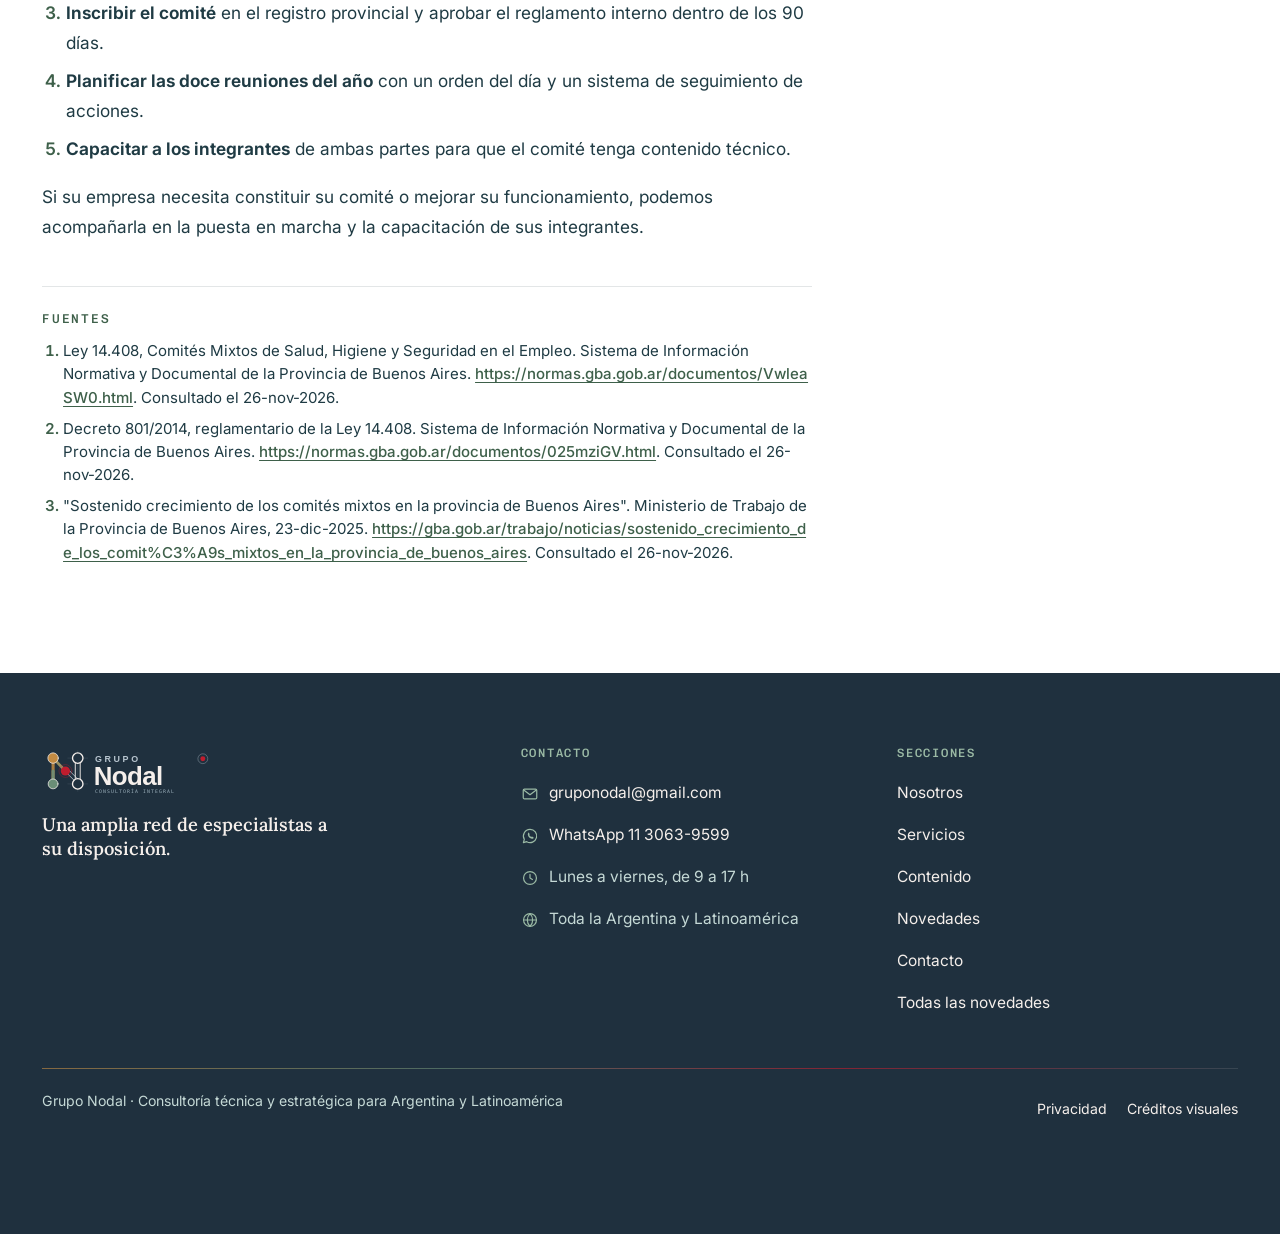
<file: contenido/comites-mixtos-salud-higiene-seguridad-provincia-buenos-aires-ley-14408/index.html>
<!doctype html>
<html lang="es-AR">
<head>
<meta charset="utf-8">
<meta name="viewport" content="width=device-width, initial-scale=1">
<title>Comités mixtos de salud, higiene y seguridad en la provincia de Buenos Aires: obligaciones y cómo hacerlos funcionar | Grupo Nodal</title>
<meta name="description" content="Desde 50 trabajadores por establecimiento, la Ley 14.408 exige un comité mixto con reuniones mensuales y decisiones obligatorias. Qué dice la norma y cómo convertirlo en una herramienta de prevención.">

<link rel="canonical" href="https://gpuccini-stack.github.io/grupo-nodal-preview/contenido/comites-mixtos-salud-higiene-seguridad-provincia-buenos-aires-ley-14408/">
<meta property="og:type" content="article">
<meta property="og:locale" content="es_AR">
<meta property="og:site_name" content="Grupo Nodal">
<meta property="og:title" content="Comités mixtos de salud, higiene y seguridad en la provincia de Buenos Aires: obligaciones y cómo hacerlos funcionar | Grupo Nodal">
<meta property="og:description" content="Desde 50 trabajadores por establecimiento, la Ley 14.408 exige un comité mixto con reuniones mensuales y decisiones obligatorias. Qué dice la norma y cómo convertirlo en una herramienta de prevención.">
<meta property="og:url" content="https://gpuccini-stack.github.io/grupo-nodal-preview/contenido/comites-mixtos-salud-higiene-seguridad-provincia-buenos-aires-ley-14408/">
<meta property="og:image" content="https://gpuccini-stack.github.io/grupo-nodal-preview/assets/img/og-grupo-nodal.png">
<meta property="og:image:width" content="1200">
<meta property="og:image:height" content="630">
<meta property="og:image:alt" content="Grupo Nodal. Su industria segura, en regla y sin sobrecostos. Conectamos especialistas en seguridad, ambiente, calidad y personas en una sola red.">
<meta name="twitter:card" content="summary_large_image">
<meta name="theme-color" content="#F5EFEB">
<link rel="icon" href="../../assets/img/favicon.svg" type="image/svg+xml">
<link rel="icon" href="../../assets/img/favicon-32.png" sizes="32x32" type="image/png">
<link rel="apple-touch-icon" href="../../assets/img/apple-touch-icon.png">
<link rel="preconnect" href="https://fonts.googleapis.com">
<link rel="preconnect" href="https://fonts.gstatic.com" crossorigin>
<link href="https://fonts.googleapis.com/css2?family=Inter:wght@400;500;600&family=Lora:wght@400;500;600&family=Outfit:wght@600;700;800&display=swap" rel="stylesheet">
<link rel="preload" href="../../assets/fonts/Archivo-variable.woff2" as="font" type="font/woff2" crossorigin>
<link rel="stylesheet" href="../../assets/css/estilos.css">
<script src="../../assets/js/datos.js" defer></script>
<script src="../../assets/js/sitio.js" defer></script>
<script type="application/ld+json">{"@context": "https://schema.org", "@type": "Article", "headline": "Comités mixtos de salud, higiene y seguridad en la provincia de Buenos Aires: obligaciones y cómo hacerlos funcionar", "description": "Desde 50 trabajadores por establecimiento, la Ley 14.408 exige un comité mixto con reuniones mensuales y decisiones obligatorias. Qué dice la norma y cómo convertirlo en una herramienta de prevención.", "datePublished": "2026-11-26", "dateModified": "2026-11-26", "inLanguage": "es-AR", "author": {"@type": "Organization", "name": "Equipo Grupo Nodal"}, "publisher": {"@type": "Organization", "name": "Grupo Nodal", "logo": {"@type": "ImageObject", "url": "https://gpuccini-stack.github.io/grupo-nodal-preview/assets/img/icono-512.png"}}, "image": "https://gpuccini-stack.github.io/grupo-nodal-preview/assets/img/og-grupo-nodal.png", "mainEntityOfPage": "https://gpuccini-stack.github.io/grupo-nodal-preview/contenido/comites-mixtos-salud-higiene-seguridad-provincia-buenos-aires-ley-14408/", "keywords": "Ley 14.408, Decreto 801/2014, comité mixto, delegado de salud y seguridad, provincia de Buenos Aires, participación de los trabajadores, prevención", "articleSection": "Provincia de Buenos Aires"}</script>
<meta name="robots" content="noindex, nofollow">
</head>
<body>
<svg class="sprite" aria-hidden="true" focusable="false" width="0" height="0"><symbol id="a-seguridad" viewBox="0 0 24 24"><path d="M12 3.2 19 5.8v5.5c0 4.5-2.9 8.1-7 9.6-4.1-1.5-7-5.1-7-9.6V5.8z"/><rect x="7.8" y="10.3" width="8.4" height="3.4" rx="1.7"/><circle class="n" cx="12" cy="12" r="1.15"/></symbol><symbol id="a-ambiente" viewBox="0 0 24 24"><path d="M6.2 13.2c0-5.1 4-8.6 12.8-9.2-.5 8.8-4.1 12.8-9.2 12.8-2 0-3.6-1.6-3.6-3.6z"/><path d="M8.6 15 14 9.6"/><path d="M3 20.2c1.5-1 3-1 4.5 0s3 1 4.5 0 3-1 4.5 0 3 1 4.5 0"/><circle class="n" cx="14" cy="9.6" r="1.25"/></symbol><symbol id="a-gestion" viewBox="0 0 24 24"><path d="M19.2 12A7.2 7.2 0 1 1 16.8 6.6"/><path d="M17.6 3.4v3.5h-3.5"/><path d="m8.8 12.3 2.2 2.2 4.1-4.3"/><circle class="n" cx="19.2" cy="12" r="1.25"/></symbol><symbol id="a-proceso" viewBox="0 0 24 24"><circle cx="12" cy="10" r="6"/><path d="m12 10 3.1-2.7"/><path d="M8.2 10h.9M12 5.9v.9M14.9 10h.9"/><path d="M12 16v2.6M3.5 18.6h17M3.5 21h17"/><circle class="n" cx="12" cy="10" r="1.2"/></symbol><symbol id="a-cultura" viewBox="0 0 24 24"><circle cx="7.6" cy="8" r="2.5"/><circle cx="16.4" cy="8" r="2.5"/><path d="M3.2 19.5c.4-3.3 2.1-5.3 4.4-5.3 1.4 0 2.6.7 3.4 2M20.8 19.5c-.4-3.3-2.1-5.3-4.4-5.3-1.4 0-2.6.7-3.4 2"/><path d="M10.1 8h3.8"/><circle class="n" cx="12" cy="17.6" r="1.25"/></symbol><symbol id="a-sostenibilidad" viewBox="0 0 24 24"><path d="M4.6 12a7.4 7.4 0 0 1 12.6-5.2"/><path d="M17.6 3.5v3.4h-3.4"/><path d="M19.4 12a7.4 7.4 0 0 1-12.6 5.2"/><path d="M6.4 20.5v-3.4h3.4"/><path d="M12 16v-4.6"/><path d="M12 11.4c0-2 1.3-3.2 3.3-3.2 0 2-1.3 3.2-3.3 3.2zM12 12.8c0-1.6-1.1-2.7-2.8-2.7 0 1.6 1.1 2.7 2.8 2.7z"/><circle class="n" cx="12" cy="16" r="1.15"/></symbol><symbol id="a-cumplimiento" viewBox="0 0 24 24"><path d="M13.5 3.2H7a1 1 0 0 0-1 1v15.6a1 1 0 0 0 1 1h4.6"/><path d="M13.5 3.2 18 7.7v3.4"/><path d="M13.5 3.2v4.5H18"/><path d="M8.8 10.4h5M8.8 13.4h3"/><circle cx="16.4" cy="16.4" r="3"/><path d="m15 19.1-.6 2.4 2-.9 2 .9-.6-2.4"/><circle class="n" cx="16.4" cy="16.4" r="1.1"/></symbol><symbol id="a-datos" viewBox="0 0 24 24"><rect x="6.6" y="6.6" width="10.8" height="10.8" rx="2.2"/><path d="M10 3.6v3M14 3.6v3M10 17.4v3M14 17.4v3M3.6 10h3M3.6 14h3M17.4 10h3M17.4 14h3"/><circle cx="12" cy="12" r="2.6"/><circle class="n" cx="12" cy="12" r="1.05"/></symbol><symbol id="a-obras" viewBox="0 0 24 24"><path d="M7.5 21V4.2"/><path d="M3.4 7h17.2"/><path d="M7.5 4.2 3.8 7M7.5 4.2 15 7"/><path d="M17 7v5"/><rect x="15.2" y="12" width="3.6" height="3" rx=".5"/><path d="M4.2 21h6.6"/><path d="M7.5 10.5h0M7.5 14h0"/><circle class="n" cx="7.5" cy="4.2" r="1.2"/></symbol><symbol id="a-emergencias" viewBox="0 0 24 24"><rect x="3.6" y="3.6" width="16.8" height="16.8" rx="3.2"/><path d="M12 17.4c-2.2 0-3.7-1.5-3.7-3.5 0-2.5 2.3-3.4 2.3-6.1 1.8.9 2.9 2.3 3.1 3.9.4-.4.7-1 .7-1.7.8.9 1.3 2.2 1.3 3.5 0 2.3-1.5 3.9-3.7 3.9z"/><circle class="n" cx="12" cy="14.4" r="1.15"/></symbol><symbol id="s-petroleo" viewBox="0 0 24 24"><path d="M3 20.5h18"/><path d="m9.2 20.5 3-10.6 3 10.6"/><path d="M4.6 9.8 19 6.2"/><path d="M19 6.2l1.4 2.4-1.2 3"/><path d="M5.4 9.6V17"/><path d="M3.8 17h3.2v3.5"/><circle class="n" cx="12.2" cy="8.3" r="1.2"/></symbol><symbol id="s-mineria" viewBox="0 0 24 24"><path d="M2.5 20h19"/><path d="m3.5 20 5.8-11 3.8 5.6 2.8-4.2 4.6 9.6"/><path d="M6.8 15.2h5.2M13.5 16.8h4.2"/><circle class="n" cx="9.3" cy="9" r="1.2"/></symbol><symbol id="s-quimica" viewBox="0 0 24 24"><path d="M9.4 3.2h5.2"/><path d="M10.4 3.2v6L5.6 18.3a1.6 1.6 0 0 0 1.4 2.4h10a1.6 1.6 0 0 0 1.4-2.4L13.6 9.2v-6"/><path d="M7.6 14.6h8.8"/><circle class="n" cx="12.6" cy="17.4" r="1.1"/></symbol><symbol id="s-metalurgica" viewBox="0 0 24 24"><path d="M5 4.5h14v3h-5.2v9H19v3H5v-3h5.2v-9H5z"/><circle class="n" cx="12" cy="12" r="1.1"/></symbol><symbol id="s-construccion" viewBox="0 0 24 24"><path d="M3 20.5h18"/><path d="M5 20.5V7.5h14v13"/><path d="M5 11.8h14M5 16.1h14"/><path d="M9.7 7.5v13M14.3 7.5v13"/><path d="M4 7.5 12 3.5l8 4"/><circle class="n" cx="12" cy="3.5" r="1.15"/></symbol><symbol id="s-consumo" viewBox="0 0 24 24"><path d="M3 4.2h2.4l2.1 10.6h10l1.9-7.3H6.4"/><circle cx="9" cy="18.8" r="1.5"/><circle cx="16.6" cy="18.8" r="1.5"/><circle class="n" cx="12.6" cy="11.2" r="1.1"/></symbol><symbol id="s-packaging" viewBox="0 0 24 24"><path d="M12 3.2 20 7.6v8.8L12 20.8l-8-4.4V7.6z"/><path d="M4 7.6 12 12l8-4.4"/><path d="M12 12v8.8"/><path d="m8 5.4 8 4.4"/><circle class="n" cx="12" cy="12" r="1.15"/></symbol><symbol id="s-alimentos" viewBox="0 0 24 24"><path d="M12 21V6.5"/><path d="M12 9.6c-1.9-.4-3-1.8-3-3.9 1.9.4 3 1.8 3 3.9zM12 9.6c1.9-.4 3-1.8 3-3.9-1.9.4-3 1.8-3 3.9zM12 13.8c-1.9-.4-3-1.8-3-3.9 1.9.4 3 1.8 3 3.9zM12 13.8c1.9-.4 3-1.8 3-3.9-1.9.4-3 1.8-3 3.9zM12 18c-1.9-.4-3-1.8-3-3.9 1.9.4 3 1.8 3 3.9zM12 18c1.9-.4 3-1.8 3-3.9-1.9.4-3 1.8-3 3.9z"/><circle class="n" cx="12" cy="4.2" r="1.15"/></symbol><symbol id="s-transporte" viewBox="0 0 24 24"><path d="M2.8 6h11v10.2h-11z"/><path d="M13.8 9.2h3.9l3.5 3.6v3.4h-7.4"/><circle cx="6.8" cy="17.6" r="1.7"/><circle cx="17.2" cy="17.6" r="1.7"/><circle class="n" cx="8.3" cy="11.1" r="1.15"/></symbol><symbol id="u-whatsapp" viewBox="0 0 24 24"><path d="M12 3.2a8.8 8.8 0 0 0-7.6 13.2L3.2 20.8l4.5-1.2A8.8 8.8 0 1 0 12 3.2z"/><path class="f" d="M9.1 7.9c.2-.4.4-.4.7-.4h.5c.2 0 .4.1.5.4l.7 1.7c.1.2 0 .5-.1.6l-.5.6c.6 1.1 1.5 2 2.6 2.6l.6-.5c.2-.1.4-.2.6-.1l1.7.7c.3.1.4.3.4.5v.5c0 .3-.1.6-.4.8-.5.3-1.2.5-1.9.4-2.6-.4-5-2.8-5.4-5.4-.1-.7.1-1.5.4-2z"/></symbol><symbol id="u-correo" viewBox="0 0 24 24"><rect x="3" y="5.5" width="18" height="13" rx="1.6"/><path d="m3.6 6.6 8.4 6.4 8.4-6.4"/></symbol><symbol id="u-telefono" viewBox="0 0 24 24"><path d="M6.6 3.5h2.6l1.4 4-1.9 1.3a11 11 0 0 0 6.5 6.5l1.3-1.9 4 1.4v2.6c0 1-.8 1.8-1.8 1.8C10.9 19.2 4.8 13.1 4.8 5.3c0-1 .8-1.8 1.8-1.8z"/></symbol><symbol id="u-reloj" viewBox="0 0 24 24"><circle cx="12" cy="12" r="8.6"/><path d="M12 7.2V12l3.2 2"/></symbol><symbol id="u-ubicacion" viewBox="0 0 24 24"><path d="M12 21s-6.4-5.6-6.4-11a6.4 6.4 0 0 1 12.8 0c0 5.4-6.4 11-6.4 11z"/><circle cx="12" cy="10" r="2.3"/></symbol><symbol id="u-calendario" viewBox="0 0 24 24"><rect x="3.6" y="5" width="16.8" height="15.4" rx="2"/><path d="M3.6 9.6h16.8M8 3v4M16 3v4"/><path d="m9.2 14.6 2 2 3.8-3.8"/></symbol><symbol id="u-flecha" viewBox="0 0 24 24"><path d="M4.5 12h14.5M13.5 6.5 19 12l-5.5 5.5"/></symbol><symbol id="u-externo" viewBox="0 0 24 24"><path d="M13.5 4.5h6v6M19.5 4.5l-8.5 8.5"/><path d="M17.5 13.5v5a1 1 0 0 1-1 1h-11a1 1 0 0 1-1-1v-11a1 1 0 0 1 1-1h5"/></symbol><symbol id="u-buscar" viewBox="0 0 24 24"><circle cx="10.6" cy="10.6" r="6.2"/><path d="m15.2 15.2 5.2 5.2"/></symbol><symbol id="u-globo" viewBox="0 0 24 24"><path d="M4 5.5a2 2 0 0 1 2-2h12a2 2 0 0 1 2 2v9a2 2 0 0 1-2 2h-6.6L7 20.4v-3.9H6a2 2 0 0 1-2-2z"/><path d="M8.2 8.6h7.6M8.2 11.8h5"/></symbol><symbol id="u-cerrar" viewBox="0 0 24 24"><path d="m6 6 12 12M18 6 6 18"/></symbol><symbol id="u-mas" viewBox="0 0 24 24"><path d="M12 5v14M5 12h14"/></symbol><symbol id="u-linkedin" viewBox="0 0 24 24"><rect x="3.5" y="3.5" width="17" height="17" rx="1.6"/><path d="M8 10.5V17M12 17v-3.6c0-1.6 1-2.6 2.3-2.6s2 .9 2 2.6V17M12 10.5V17"/><circle class="f" cx="8" cy="7.6" r="1.1"/></symbol><symbol id="u-documento" viewBox="0 0 24 24"><path d="M14 3.5H7a1 1 0 0 0-1 1v15a1 1 0 0 0 1 1h10a1 1 0 0 0 1-1V7.5z"/><path d="M14 3.5v4h4M9 12h6M9 15.5h6"/></symbol><symbol id="u-guardar" viewBox="0 0 24 24"><circle cx="9.5" cy="8" r="3.6"/><path d="M2.8 20c.6-3.6 3.4-5.6 6.7-5.6 1.6 0 3.1.5 4.2 1.4M18 13v7M14.5 16.5h7"/></symbol><symbol id="u-web" viewBox="0 0 24 24"><circle cx="12" cy="12" r="8.6"/><path d="M3.6 12h16.8M12 3.4c2.4 2.4 3.6 5.3 3.6 8.6s-1.2 6.2-3.6 8.6c-2.4-2.4-3.6-5.3-3.6-8.6S9.6 5.8 12 3.4z"/></symbol><symbol id="u-ahorro" viewBox="0 0 24 24"><path d="M4 17.5 9.5 12l4 3.6L20 7.5"/><path d="M15.2 7.5H20v4.8"/><circle class="n" cx="9.5" cy="12" r="1.3"/></symbol><symbol id="u-continuidad" viewBox="0 0 24 24"><path d="M12 3.2 19 6v5.2c0 4.4-2.9 8-7 9.6-4.1-1.6-7-5.2-7-9.6V6z"/><path d="m8.8 12.2 2.2 2.2 4.4-4.4"/></symbol><symbol id="u-tranquilidad" viewBox="0 0 24 24"><circle cx="12" cy="12" r="8.4"/><path d="m8.6 12.4 2.3 2.3 4.6-4.8"/><circle class="n" cx="12" cy="3.6" r="1.3"/></symbol><symbol id="u-reiniciar" viewBox="0 0 24 24"><path d="M4.8 12a7.2 7.2 0 1 1 2.1 5.1"/><path d="M4.8 17.5v-4.2H9"/></symbol><symbol id="u-check" viewBox="0 0 24 24"><path d="m5.5 12.5 4.2 4.2 8.8-9.2"/></symbol></svg><a class="saltar" href="#contenido-principal">Saltar al contenido</a>
<header class="cabecera">
<div class="contenedor cabecera__in">
<a class="marca" href="../../#inicio"><img src="../../assets/img/logo-nodal-nav.png" alt="Grupo Nodal, ir al inicio" width="144" height="52"></a>
<nav class="nav nav--interna" aria-label="Secciones"><ul><li><a href="../../#inicio">Inicio</a></li><li><a href="../../#nosotros">Nosotros</a></li><li><a href="../../#servicios">Servicios</a></li><li><a href="../../#contenido">Contenido</a></li><li><a href="../../#novedades">Novedades</a></li><li><a href="../../#contacto">Contacto</a></li></ul></nav>
<a class="btn btn--chico cabecera__cta" href="../../#presupuesto" data-abrir-presupuesto>Solicitar presupuesto</a>
<details class="menu-movil">
<summary aria-label="Menú de secciones"><span class="menu-movil__lineas" aria-hidden="true"></span><span>Menú</span></summary>
<nav class="menu-movil__panel" aria-label="Secciones (menú)"><ul><li><a href="../../#inicio">Inicio</a></li><li><a href="../../#nosotros">Nosotros</a></li><li><a href="../../#servicios">Servicios</a></li><li><a href="../../#contenido">Contenido</a></li><li><a href="../../#novedades">Novedades</a></li><li><a href="../../#contacto">Contacto</a></li></ul>
<a class="btn" href="../../#presupuesto" data-abrir-presupuesto>Solicitar presupuesto</a></nav>
</details>
</div>
<div class="cabecera__progreso" aria-hidden="true"></div>
</header>
<main id="contenido-principal"><div class="cabeza-pagina plano cat-pba"><div class="contenedor">
<nav class="migas" aria-label="Ruta de navegación"><ol><li><a href="../../">Inicio</a></li><li><a href="../../#contenido">Contenido</a></li><li aria-current="page">Comités mixtos de salud, higiene y seguridad en la provincia de Buenos Aires: obligaciones y cómo hacerlos funcionar</li></ol></nav>
<p class="antetitulo">Provincia de Buenos Aires</p>
<h1>Comités mixtos de salud, higiene y seguridad en la provincia de Buenos Aires: obligaciones y cómo hacerlos funcionar</h1>
<p class="bajada">Desde 50 trabajadores por establecimiento, la Ley 14.408 exige un comité mixto con reuniones mensuales y decisiones obligatorias. Qué dice la norma y cómo convertirlo en una herramienta de prevención.</p>
<p class="articulo__meta"><time datetime="2026-11-26">26 nov 2026</time><span>5 minutos de lectura</span><span>Equipo Grupo Nodal</span></p>
</div></div>
<div class="articulo-cuerpo"><div class="contenedor articulo__grid">
<article class="prosa" aria-labelledby="t-art">
<h2 id="t-art" class="solo-lectores">Comités mixtos de salud, higiene y seguridad en la provincia de Buenos Aires: obligaciones y cómo hacerlos funcionar</h2>
<p>En la provincia de Buenos Aires, la ley obliga a formar comités paritarios de salud y seguridad en las empresas privadas. La Ley 14.408, sancionada el 18 de octubre de 2012, y su decreto reglamentario 801/2014 están vigentes desde hace más de una década <a class="cita" href="#fuente-1" aria-label="Fuente 1">[1]</a><a class="cita" href="#fuente-2" aria-label="Fuente 2">[2]</a>. Sin embargo, según datos del propio Ministerio de Trabajo bonaerense, a diciembre de 2025 funcionaban 152 comités en toda la provincia <a class="cita" href="#fuente-3" aria-label="Fuente 3">[3]</a>. Para muchas empresas, el comité es todavía una obligación pendiente o un acta que se firma sin contenido. Ninguna de las dos situaciones es buena.</p>
<h2 id="quienes-estan-obligados">Quiénes están obligados</h2>
<p>La ley alcanza a los empleadores con 50 o más trabajadores, que deben constituir un comité mixto; entre 10 y 49 trabajadores, corresponde elegir un delegado de salud, higiene y seguridad (art. 2) <a class="cita" href="#fuente-1" aria-label="Fuente 1">[1]</a>. El decreto precisa tres puntos que suelen pasarse por alto <a class="cita" href="#fuente-2" aria-label="Fuente 2">[2]</a>:</p>
<ul><li><strong>La obligación es por establecimiento.</strong> Los establecimientos ubicados en la provincia deben constituir el comité aunque el domicilio del empleador esté fuera de ella (art. 2).</li><li><strong>Se cuentan todos los trabajadores del establecimiento.</strong> Incluye al personal de turnos rotativos y de distintas modalidades de contratación (art. 2).</li><li><strong>Hay excepciones acotadas.</strong> No se exige el comité si ya funciona uno por convenio colectivo o acuerdo de empresa, o si así se pactó en acuerdos sectoriales (art. 2).</li></ul>
<h2 id="como-se-integra-y-como-funciona">Cómo se integra y cómo funciona</h2>
<p>El comité se integra con igual número de representantes de los trabajadores y del empleador (art. 4) <a class="cita" href="#fuente-1" aria-label="Fuente 1">[1]</a>. Según el decreto, se constituye por acuerdo entre las organizaciones sindicales representativas y el empleador, que debe fijar la cantidad de miembros y quiénes son titulares y suplentes, y los representantes de los trabajadores deben ser delegados del personal ya electos conforme a la Ley 23.551 de asociaciones sindicales (art. 1) <a class="cita" href="#fuente-2" aria-label="Fuente 2">[2]</a>.</p>
<p>La ley fija reglas de funcionamiento concretas (art. 5) <a class="cita" href="#fuente-1" aria-label="Fuente 1">[1]</a>:</p>
<ul><li>reuniones ordinarias <strong>una vez al mes</strong> y extraordinarias ante accidentes u otras circunstancias que lo justifiquen;</li><li>un <strong>reglamento interno</strong> dentro de los 90 días de constituido el comité;</li><li><strong>decisiones obligatorias</strong> tanto para el empleador como para los trabajadores.</li></ul>
<p>Entre sus funciones están vigilar el cumplimiento de las normas de salud y seguridad, formular recomendaciones para mejorar su aplicación y poner en conocimiento de las autoridades los hechos irregulares (art. 3) <a class="cita" href="#fuente-1" aria-label="Fuente 1">[1]</a>. El empleador debe facilitar los recursos y la información que el comité le solicite para cumplir su tarea (art. 6) <a class="cita" href="#fuente-1" aria-label="Fuente 1">[1]</a>.</p>
<p>El comité debe inscribirse en el Registro Provincial de Comités Mixtos, creado por la Resolución 304/2020 del Ministerio de Trabajo y administrado por la Dirección de la Negociación Colectiva del Sector Privado <a class="cita" href="#fuente-3" aria-label="Fuente 3">[3]</a>.</p>
<h2 id="que-arriesga-la-empresa">Qué arriesga la empresa</h2>
<p>La ley considera infracción grave impedir u obstaculizar la conformación del comité (art. 8) <a class="cita" href="#fuente-1" aria-label="Fuente 1">[1]</a>. Las multas van de 5 a 20 salarios mínimos, vitales y móviles para las infracciones leves y de 20 a 100 para las graves, con aumentos de hasta el 100 % en caso de reincidencia o infracciones múltiples (art. 9) <a class="cita" href="#fuente-1" aria-label="Fuente 1">[1]</a>. El decreto prevé que cualquiera de las partes puede intimar a la otra, con un plazo mínimo de cinco días, a designar a sus representantes; si el sindicato no responde, el empleador queda excluido de esas infracciones (art. 8) <a class="cita" href="#fuente-2" aria-label="Fuente 2">[2]</a>. Documentar esa intimación es, por lo tanto, una medida básica de resguardo.</p>
<h2 id="de-la-obligacion-a-la-herramienta">De la obligación a la herramienta</h2>
<p>Un comité que se reúne para firmar un acta no previene nada. Uno que funciona bien ofrece a la empresa algo difícil de conseguir por otra vía: información temprana desde el puesto de trabajo y compromiso compartido con las medidas. Algunas prácticas que marcan la diferencia:</p>
<ul><li><strong>Un orden del día fijo:</strong> accidentes e incidentes del mes, avance de acciones pendientes, resultados de mediciones y controles, cambios previstos en procesos o equipos, y propuestas de los trabajadores.</li><li><strong>Actas con responsables y fechas:</strong> cada decisión debe tener un responsable y un plazo, y la reunión siguiente debe empezar por revisar su cumplimiento.</li><li><strong>Vínculo con el servicio de higiene y seguridad:</strong> el profesional del servicio aporta los datos técnicos y el comité los discute; no se reemplazan.</li><li><strong>Reuniones extraordinarias después de cada accidente relevante</strong>, como prevé la ley, para analizar causas y no solo responsables.</li><li><strong>Capacitación de los integrantes</strong> en identificación de peligros, lectura de indicadores e investigación de incidentes.</li></ul>
<h2 id="que-puede-hacer-su-empresa">Qué puede hacer su empresa</h2>
<ol><li><strong>Contar a los trabajadores por establecimiento</strong>, con todas las modalidades, y determinar si corresponde comité o delegado.</li><li><strong>Si corresponde y no está constituido, iniciar el proceso por escrito</strong> con la organización sindical representativa y guardar constancia de cada paso.</li><li><strong>Inscribir el comité</strong> en el registro provincial y aprobar el reglamento interno dentro de los 90 días.</li><li><strong>Planificar las doce reuniones del año</strong> con un orden del día y un sistema de seguimiento de acciones.</li><li><strong>Capacitar a los integrantes</strong> de ambas partes para que el comité tenga contenido técnico.</li></ol>
<p>Si su empresa necesita constituir su comité o mejorar su funcionamiento, podemos acompañarla en la puesta en marcha y la capacitación de sus integrantes.</p>
<section class="fuentes" aria-labelledby="t-fuentes"><h2 id="t-fuentes">Fuentes</h2><ol><li id="fuente-1">Ley 14.408, Comités Mixtos de Salud, Higiene y Seguridad en el Empleo. Sistema de Información Normativa y Documental de la Provincia de Buenos Aires. <a href="https://normas.gba.gob.ar/documentos/VwleaSW0.html">https://normas.gba.gob.ar/documentos/VwleaSW0.html</a>. Consultado el 26-nov-2026.</li><li id="fuente-2">Decreto 801/2014, reglamentario de la Ley 14.408. Sistema de Información Normativa y Documental de la Provincia de Buenos Aires. <a href="https://normas.gba.gob.ar/documentos/025mziGV.html">https://normas.gba.gob.ar/documentos/025mziGV.html</a>. Consultado el 26-nov-2026.</li><li id="fuente-3">"Sostenido crecimiento de los comités mixtos en la provincia de Buenos Aires". Ministerio de Trabajo de la Provincia de Buenos Aires, 23-dic-2025. <a href="https://gba.gob.ar/trabajo/noticias/sostenido_crecimiento_de_los_comit%C3%A9s_mixtos_en_la_provincia_de_buenos_aires">https://gba.gob.ar/trabajo/noticias/sostenido_crecimiento_de_los_comit%C3%A9s_mixtos_en_la_provincia_de_buenos_aires</a>. Consultado el 26-nov-2026.</li></ol></section>
</article>
<aside class="lateral" aria-label="Consultas">
<div class="lateral__caja oscuro"><h2>¿Su empresa enfrenta este tema?</h2><p>Podemos revisar su caso y proponer los pasos a seguir.</p>
<a class="btn btn--claro" href="../../#presupuesto" data-abrir-presupuesto data-servicio="Consulta por el artículo: Comités mixtos de salud, higiene y seguridad en la provincia de Buenos Aires: obligaciones y cómo hacerlos funcionar">Solicitar presupuesto</a>
<a class="btn btn--linea-clara" href="../../#agenda" data-agenda>Agendar diagnóstico gratuito</a></div>
<p class="lateral__nota">Información de carácter general. No reemplaza el análisis del caso concreto.</p>
<p class="lateral__nota"><a href="../../#contenido">Ver todos los artículos</a></p>
</aside>
</div></div></main>
<footer class="pie oscuro">
<div class="contenedor">
<div class="pie__grid">
<div class="pie__marca">
<img src="../../assets/img/logo-nodal-claro.svg" alt="Grupo Nodal" width="236" height="64" loading="lazy">
<p class="pie__lema bajada-serif">Una amplia red de especialistas a su disposición.</p>
</div>
<div>
<h2>Contacto</h2>
<ul>
<li><a href="mailto:gruponodal@gmail.com" data-correo="Consulta desde el sitio web"><svg class="ic" aria-hidden="true" focusable="false"><use href="#u-correo"/></svg><span data-dato="correo">gruponodal@gmail.com</span></a></li>
<li><a href="https://wa.me/5491130639599" data-wa=""><svg class="ic" aria-hidden="true" focusable="false"><use href="#u-whatsapp"/></svg>WhatsApp 11 3063-9599</a></li>
<li><span><svg class="ic" aria-hidden="true" focusable="false"><use href="#u-reloj"/></svg><span data-dato="horario">Lunes a viernes, de 9 a 17 h</span></span></li>
<li><span><svg class="ic" aria-hidden="true" focusable="false"><use href="#u-web"/></svg><span data-dato="alcance">Toda la Argentina y Latinoamérica</span></span></li>
<li hidden><a href="#" data-linkedin><svg class="ic" aria-hidden="true" focusable="false"><use href="#u-linkedin"/></svg>LinkedIn</a></li>
</ul>
</div>
<div>
<h2>Secciones</h2>
<ul><li><a href="../../#nosotros">Nosotros</a></li><li><a href="../../#servicios">Servicios</a></li><li><a href="../../#contenido">Contenido</a></li><li><a href="../../#novedades">Novedades</a></li><li><a href="../../#contacto">Contacto</a></li>
<li><a href="../../novedades/">Todas las novedades</a></li></ul>
</div>
</div>
<div class="pie__base">
<p>Grupo Nodal · Consultoría técnica y estratégica para Argentina y Latinoamérica</p>
<ul><li><a href="../../privacidad/">Privacidad</a></li><li><a href="../../privacidad/#creditos">Créditos visuales</a></li></ul>
</div>
</div>
</footer>
<a class="globito" href="../../#presupuesto" data-abrir-presupuesto>
<span class="globito__punto" aria-hidden="true"></span><svg class="ic" aria-hidden="true" focusable="false"><use href="#u-globo"/></svg><span class="globito__texto">Pedir presupuesto</span></a>
<dialog class="dialogo" id="dialogo-presupuesto" aria-labelledby="t-dialogo">
<div class="dialogo__cabeza"><h2 id="t-dialogo">Solicitar presupuesto</h2>
<button class="dialogo__cerrar" type="button" data-cerrar-dialogo aria-label="Cerrar"><svg class="ic" aria-hidden="true" focusable="false"><use href="#u-cerrar"/></svg></button></div>
<div class="dialogo__cuerpo">
<div class="dialogo__alt"><span>¿Prefiere escribir directamente?</span><a href="https://wa.me/5491130639599" data-wa-dialogo target="_blank" rel="noopener"><svg class="ic" aria-hidden="true" focusable="false"><use href="#u-whatsapp"/></svg>Consultar por WhatsApp<span class="solo-lectores"> (abre en otra pestaña)</span></a></div>
<form class="form" novalidate aria-describedby="d-req">
<p class="campo--ancho campo__ayuda" id="d-req">Los campos con <span class="req" aria-hidden="true">*</span><span class="solo-lectores">asterisco</span> son obligatorios.</p>
<div class="campo"><label for="d-nombre">Nombre y apellido <span class="req" aria-hidden="true">*</span></label><input id="d-nombre" name="nombre" type="text" required aria-required="true" autocomplete="name" aria-describedby="d-err-nombre"><span class="campo__error" id="d-err-nombre" data-error-de="nombre"></span></div>
<div class="campo"><label for="d-empresa">Empresa</label><input id="d-empresa" name="empresa" type="text" autocomplete="organization" aria-describedby="d-err-empresa"><span class="campo__error" id="d-err-empresa" data-error-de="empresa"></span></div>
<div class="campo"><label for="d-correo">Correo electrónico <span class="req" aria-hidden="true">*</span></label><input id="d-correo" name="correo" type="email" required aria-required="true" autocomplete="email" aria-describedby="d-err-correo"><span class="campo__error" id="d-err-correo" data-error-de="correo"></span></div>
<div class="campo"><label for="d-telefono">Teléfono</label><input id="d-telefono" name="telefono" type="tel" autocomplete="tel" aria-describedby="d-err-telefono"><span class="campo__error" id="d-err-telefono" data-error-de="telefono"></span></div>
<div class="campo"><label for="d-localidad">País / Provincia o ciudad</label><input id="d-localidad" name="localidad" type="text" autocomplete="address-level2" aria-describedby="d-err-localidad"><span class="campo__error" id="d-err-localidad" data-error-de="localidad"></span></div>
<div class="campo"><label for="d-personas">Cantidad de personas en la empresa</label>
<select id="d-personas" name="personas"><option value="">Elegir</option><option>Hasta 10</option><option>De 11 a 50</option><option>De 51 a 200</option><option>De 201 a 500</option><option>Más de 500</option></select></div>
<div class="campo campo--ancho"><label for="d-area">Área de servicio <span class="req" aria-hidden="true">*</span></label>
<select id="d-area" name="area" required aria-required="true" aria-describedby="d-err-area"><option value="">Elegir un área</option><option value="diagnostico-express">Diagnóstico express gratuito</option><option value="seguridad-higiene">Seguridad e Higiene en el Trabajo</option><option value="medio-ambiente">Medio Ambiente</option><option value="sistemas-de-gestion">Sistemas de Gestión, Calidad e Inocuidad</option><option value="riesgos-de-proceso">Riesgos de Proceso y Seguridad Industrial</option><option value="cultura-factor-humano">Cultura de Seguridad y Factor Humano</option><option value="sostenibilidad">Sostenibilidad y Responsabilidad Social</option><option value="cumplimiento-normativo">Cumplimiento Normativo, Gobernanza, Trámites y Finanzas Ambientales</option><option value="seguridad-4-0">Seguridad 4.0: Datos, Automatización e IA</option><option value="obras-contratistas">Obras, Contratistas y Proveedores</option><option value="emergencias-patrimonial">Emergencias, Protección Patrimonial y Servicios Complementarios</option><option value="otro">Otro o no estoy seguro</option></select>
<span class="campo__error" id="d-err-area" data-error-de="area"></span></div>
<div class="campo campo--ancho"><label for="d-servicio">Servicio específico</label><span class="campo__ayuda" id="d-ayuda-servicio">Opcional. Se completa solo si eligió un servicio o vino desde el chequeo interactivo.</span><input id="d-servicio" name="servicio" type="text" aria-describedby="d-err-servicio d-ayuda-servicio"><span class="campo__error" id="d-err-servicio" data-error-de="servicio"></span></div>
<div class="campo campo--ancho"><label for="d-mensaje">Mensaje</label>
<textarea id="d-mensaje" name="mensaje" rows="4" placeholder="Qué necesita resolver, plazos o requerimientos que ya tiene."></textarea></div>
<div class="campo campo--ancho campo-check-envoltura"><div class="campo campo--check">
<input id="d-consentimiento" name="consentimiento" type="checkbox" required aria-required="true" aria-describedby="d-err-consentimiento">
<label for="d-consentimiento">Acepto la <a href="../../privacidad/">política de privacidad</a>: los datos se usan solo para responder este pedido. <span class="req" aria-hidden="true">*</span></label></div>
<span class="campo__error" id="d-err-consentimiento" data-error-de="consentimiento"></span></div>
<div class="trampa" aria-hidden="true"><label for="d-botcheck">No completar</label><input id="d-botcheck" name="botcheck" type="checkbox" tabindex="-1"></div>
<p class="form__sinjs">Para enviar este formulario hace falta JavaScript. También puede escribirnos a <a href="mailto:gruponodal@gmail.com">gruponodal@gmail.com</a> o por <a href="https://wa.me/5491130639599">WhatsApp al 11 3063-9599</a>.</p>
<div class="form__acciones">
<button class="btn" type="submit" data-modo="web3forms" hidden>Enviar pedido</button>
<button class="btn" type="submit" data-modo="whatsapp"><svg class="ic" aria-hidden="true" focusable="false"><use href="#u-whatsapp"/></svg>Enviar por WhatsApp</button>
<button class="btn btn--linea" type="submit" data-modo="correo"><svg class="ic" aria-hidden="true" focusable="false"><use href="#u-correo"/></svg>Enviar por correo</button>
</div>
<div class="form__estado" role="status" aria-live="polite"></div>
</form>
</div>
</dialog>
</body>
</html>
</file>
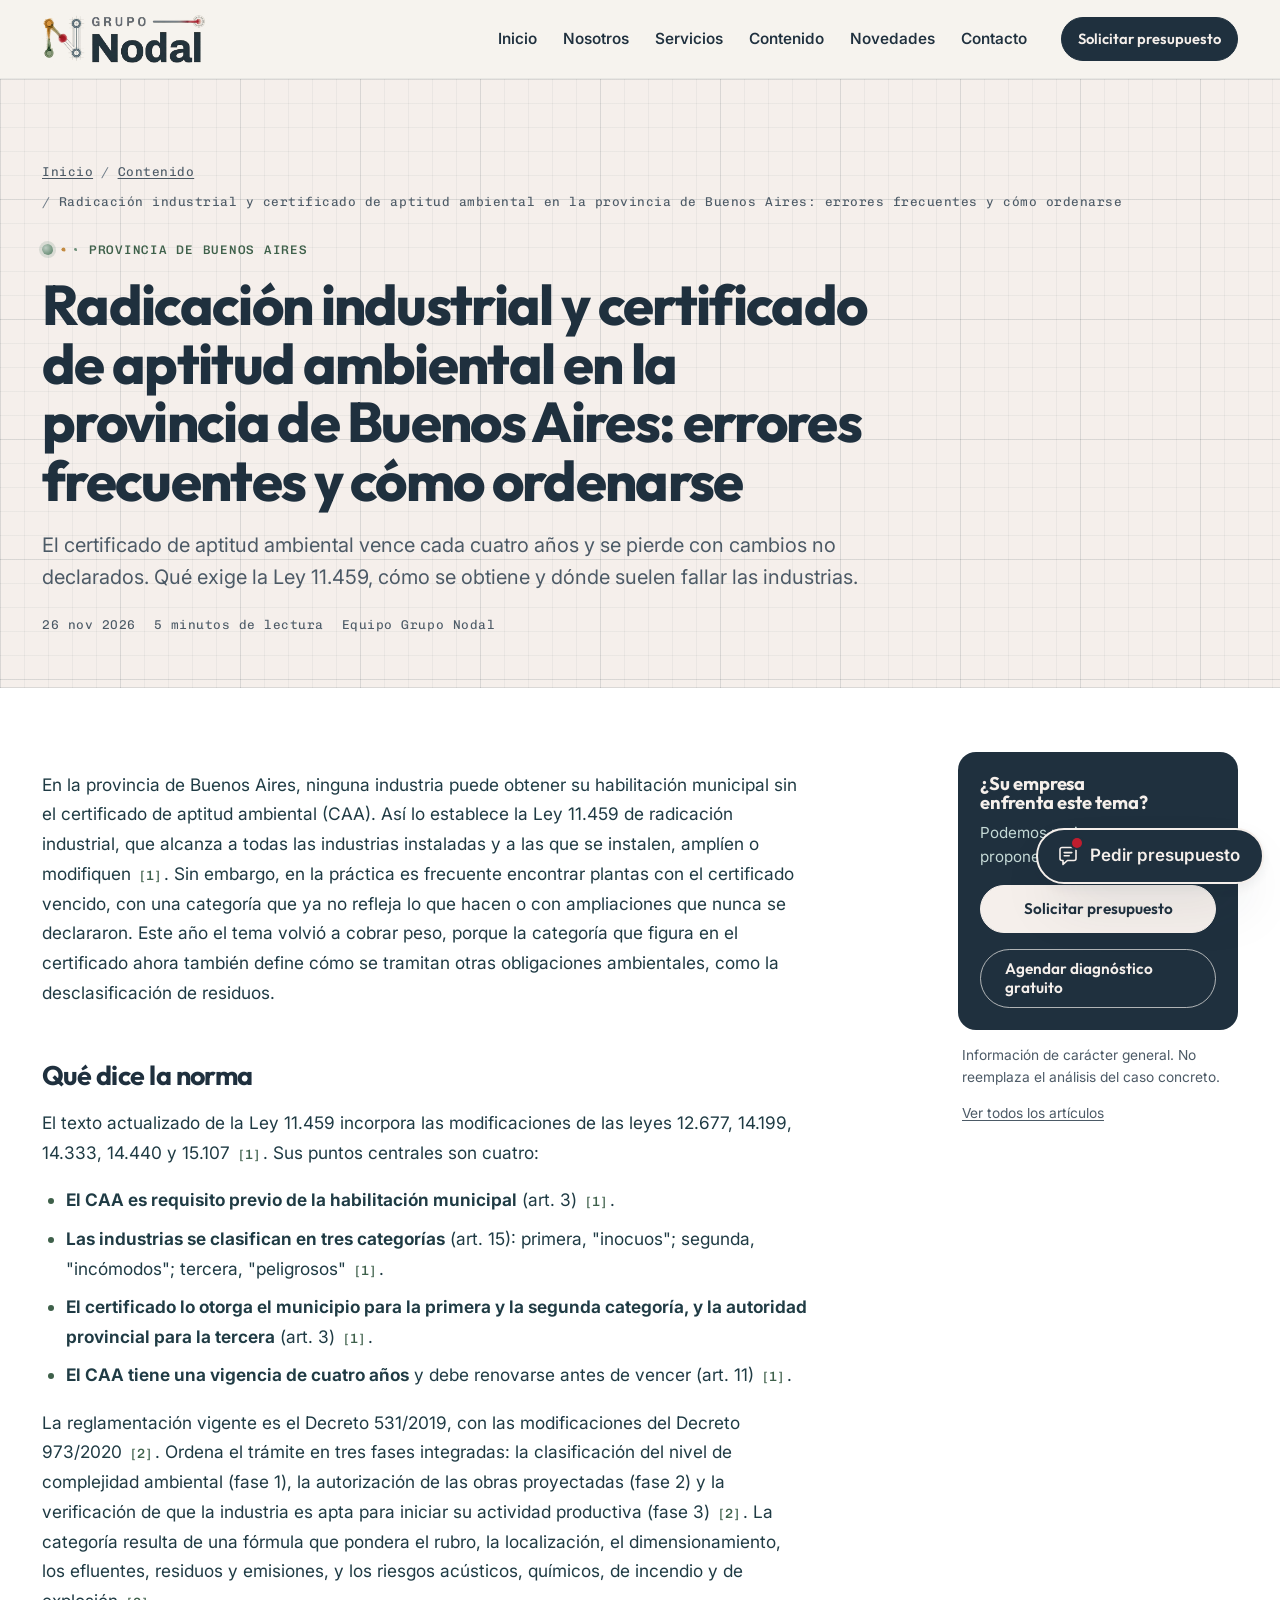
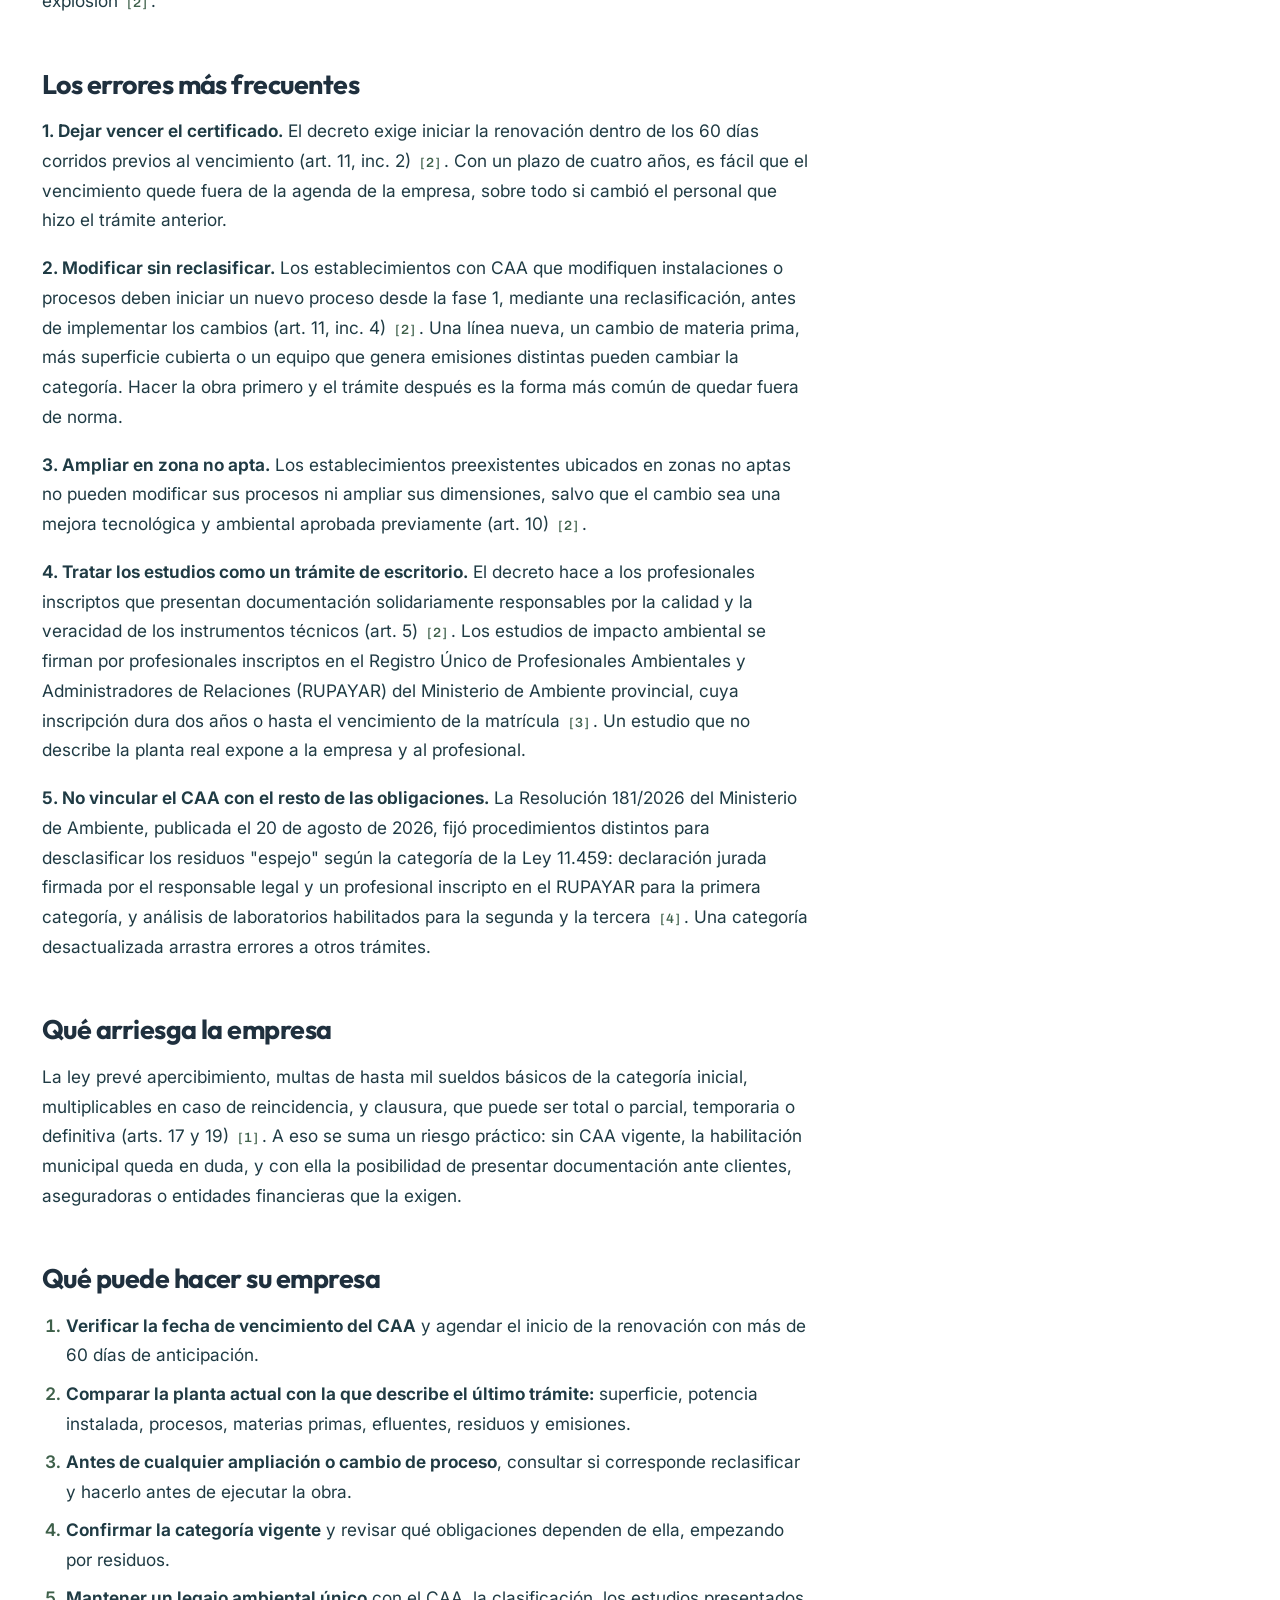
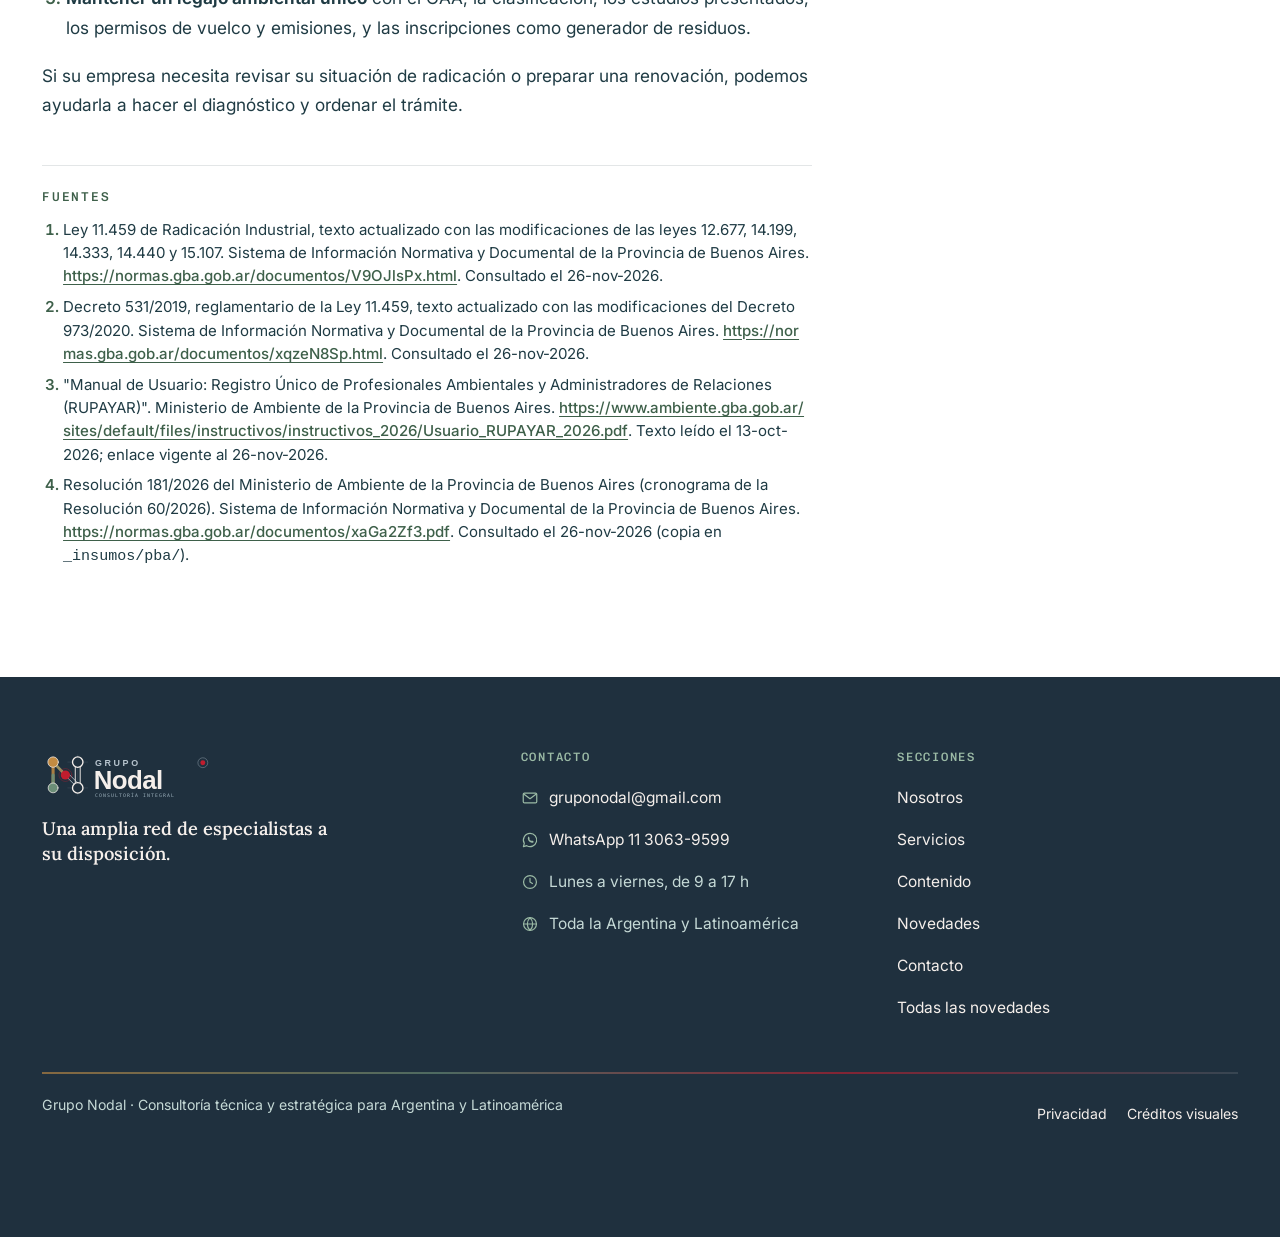
<file: contenido/radicacion-industrial-certificado-aptitud-ambiental-provincia-buenos-aires/index.html>
<!doctype html>
<html lang="es-AR">
<head>
<meta charset="utf-8">
<meta name="viewport" content="width=device-width, initial-scale=1">
<title>Radicación industrial y certificado de aptitud ambiental en la provincia de Buenos Aires: errores frecuentes y cómo ordenarse | Grupo Nodal</title>
<meta name="description" content="El certificado de aptitud ambiental vence cada cuatro años y se pierde con cambios no declarados. Qué exige la Ley 11.459, cómo se obtiene y dónde suelen fallar las industrias.">

<link rel="canonical" href="https://gpuccini-stack.github.io/grupo-nodal-preview/contenido/radicacion-industrial-certificado-aptitud-ambiental-provincia-buenos-aires/">
<meta property="og:type" content="article">
<meta property="og:locale" content="es_AR">
<meta property="og:site_name" content="Grupo Nodal">
<meta property="og:title" content="Radicación industrial y certificado de aptitud ambiental en la provincia de Buenos Aires: errores frecuentes y cómo ordenarse | Grupo Nodal">
<meta property="og:description" content="El certificado de aptitud ambiental vence cada cuatro años y se pierde con cambios no declarados. Qué exige la Ley 11.459, cómo se obtiene y dónde suelen fallar las industrias.">
<meta property="og:url" content="https://gpuccini-stack.github.io/grupo-nodal-preview/contenido/radicacion-industrial-certificado-aptitud-ambiental-provincia-buenos-aires/">
<meta property="og:image" content="https://gpuccini-stack.github.io/grupo-nodal-preview/assets/img/og-grupo-nodal.png">
<meta property="og:image:width" content="1200">
<meta property="og:image:height" content="630">
<meta property="og:image:alt" content="Grupo Nodal. Su industria segura, en regla y sin sobrecostos. Conectamos especialistas en seguridad, ambiente, calidad y personas en una sola red.">
<meta name="twitter:card" content="summary_large_image">
<meta name="theme-color" content="#F5EFEB">
<link rel="icon" href="../../assets/img/favicon.svg" type="image/svg+xml">
<link rel="icon" href="../../assets/img/favicon-32.png" sizes="32x32" type="image/png">
<link rel="apple-touch-icon" href="../../assets/img/apple-touch-icon.png">
<link rel="preconnect" href="https://fonts.googleapis.com">
<link rel="preconnect" href="https://fonts.gstatic.com" crossorigin>
<link href="https://fonts.googleapis.com/css2?family=Inter:wght@400;500;600&family=Lora:wght@400;500;600&family=Outfit:wght@600;700;800&display=swap" rel="stylesheet">
<link rel="preload" href="../../assets/fonts/Archivo-variable.woff2" as="font" type="font/woff2" crossorigin>
<link rel="stylesheet" href="../../assets/css/estilos.css">
<script src="../../assets/js/datos.js" defer></script>
<script src="../../assets/js/sitio.js" defer></script>
<script type="application/ld+json">{"@context": "https://schema.org", "@type": "Article", "headline": "Radicación industrial y certificado de aptitud ambiental en la provincia de Buenos Aires: errores frecuentes y cómo ordenarse", "description": "El certificado de aptitud ambiental vence cada cuatro años y se pierde con cambios no declarados. Qué exige la Ley 11.459, cómo se obtiene y dónde suelen fallar las industrias.", "datePublished": "2026-11-26", "dateModified": "2026-11-26", "inLanguage": "es-AR", "author": {"@type": "Organization", "name": "Equipo Grupo Nodal"}, "publisher": {"@type": "Organization", "name": "Grupo Nodal", "logo": {"@type": "ImageObject", "url": "https://gpuccini-stack.github.io/grupo-nodal-preview/assets/img/icono-512.png"}}, "image": "https://gpuccini-stack.github.io/grupo-nodal-preview/assets/img/og-grupo-nodal.png", "mainEntityOfPage": "https://gpuccini-stack.github.io/grupo-nodal-preview/contenido/radicacion-industrial-certificado-aptitud-ambiental-provincia-buenos-aires/", "keywords": "Ley 11.459, certificado de aptitud ambiental, CAA, Decreto 531/2019, radicación industrial, nivel de complejidad ambiental, provincia de Buenos Aires", "articleSection": "Provincia de Buenos Aires"}</script>
<meta name="robots" content="noindex, nofollow">
</head>
<body>
<svg class="sprite" aria-hidden="true" focusable="false" width="0" height="0"><symbol id="a-seguridad" viewBox="0 0 24 24"><path d="M12 3.2 19 5.8v5.5c0 4.5-2.9 8.1-7 9.6-4.1-1.5-7-5.1-7-9.6V5.8z"/><rect x="7.8" y="10.3" width="8.4" height="3.4" rx="1.7"/><circle class="n" cx="12" cy="12" r="1.15"/></symbol><symbol id="a-ambiente" viewBox="0 0 24 24"><path d="M6.2 13.2c0-5.1 4-8.6 12.8-9.2-.5 8.8-4.1 12.8-9.2 12.8-2 0-3.6-1.6-3.6-3.6z"/><path d="M8.6 15 14 9.6"/><path d="M3 20.2c1.5-1 3-1 4.5 0s3 1 4.5 0 3-1 4.5 0 3 1 4.5 0"/><circle class="n" cx="14" cy="9.6" r="1.25"/></symbol><symbol id="a-gestion" viewBox="0 0 24 24"><path d="M19.2 12A7.2 7.2 0 1 1 16.8 6.6"/><path d="M17.6 3.4v3.5h-3.5"/><path d="m8.8 12.3 2.2 2.2 4.1-4.3"/><circle class="n" cx="19.2" cy="12" r="1.25"/></symbol><symbol id="a-proceso" viewBox="0 0 24 24"><circle cx="12" cy="10" r="6"/><path d="m12 10 3.1-2.7"/><path d="M8.2 10h.9M12 5.9v.9M14.9 10h.9"/><path d="M12 16v2.6M3.5 18.6h17M3.5 21h17"/><circle class="n" cx="12" cy="10" r="1.2"/></symbol><symbol id="a-cultura" viewBox="0 0 24 24"><circle cx="7.6" cy="8" r="2.5"/><circle cx="16.4" cy="8" r="2.5"/><path d="M3.2 19.5c.4-3.3 2.1-5.3 4.4-5.3 1.4 0 2.6.7 3.4 2M20.8 19.5c-.4-3.3-2.1-5.3-4.4-5.3-1.4 0-2.6.7-3.4 2"/><path d="M10.1 8h3.8"/><circle class="n" cx="12" cy="17.6" r="1.25"/></symbol><symbol id="a-sostenibilidad" viewBox="0 0 24 24"><path d="M4.6 12a7.4 7.4 0 0 1 12.6-5.2"/><path d="M17.6 3.5v3.4h-3.4"/><path d="M19.4 12a7.4 7.4 0 0 1-12.6 5.2"/><path d="M6.4 20.5v-3.4h3.4"/><path d="M12 16v-4.6"/><path d="M12 11.4c0-2 1.3-3.2 3.3-3.2 0 2-1.3 3.2-3.3 3.2zM12 12.8c0-1.6-1.1-2.7-2.8-2.7 0 1.6 1.1 2.7 2.8 2.7z"/><circle class="n" cx="12" cy="16" r="1.15"/></symbol><symbol id="a-cumplimiento" viewBox="0 0 24 24"><path d="M13.5 3.2H7a1 1 0 0 0-1 1v15.6a1 1 0 0 0 1 1h4.6"/><path d="M13.5 3.2 18 7.7v3.4"/><path d="M13.5 3.2v4.5H18"/><path d="M8.8 10.4h5M8.8 13.4h3"/><circle cx="16.4" cy="16.4" r="3"/><path d="m15 19.1-.6 2.4 2-.9 2 .9-.6-2.4"/><circle class="n" cx="16.4" cy="16.4" r="1.1"/></symbol><symbol id="a-datos" viewBox="0 0 24 24"><rect x="6.6" y="6.6" width="10.8" height="10.8" rx="2.2"/><path d="M10 3.6v3M14 3.6v3M10 17.4v3M14 17.4v3M3.6 10h3M3.6 14h3M17.4 10h3M17.4 14h3"/><circle cx="12" cy="12" r="2.6"/><circle class="n" cx="12" cy="12" r="1.05"/></symbol><symbol id="a-obras" viewBox="0 0 24 24"><path d="M7.5 21V4.2"/><path d="M3.4 7h17.2"/><path d="M7.5 4.2 3.8 7M7.5 4.2 15 7"/><path d="M17 7v5"/><rect x="15.2" y="12" width="3.6" height="3" rx=".5"/><path d="M4.2 21h6.6"/><path d="M7.5 10.5h0M7.5 14h0"/><circle class="n" cx="7.5" cy="4.2" r="1.2"/></symbol><symbol id="a-emergencias" viewBox="0 0 24 24"><rect x="3.6" y="3.6" width="16.8" height="16.8" rx="3.2"/><path d="M12 17.4c-2.2 0-3.7-1.5-3.7-3.5 0-2.5 2.3-3.4 2.3-6.1 1.8.9 2.9 2.3 3.1 3.9.4-.4.7-1 .7-1.7.8.9 1.3 2.2 1.3 3.5 0 2.3-1.5 3.9-3.7 3.9z"/><circle class="n" cx="12" cy="14.4" r="1.15"/></symbol><symbol id="s-petroleo" viewBox="0 0 24 24"><path d="M3 20.5h18"/><path d="m9.2 20.5 3-10.6 3 10.6"/><path d="M4.6 9.8 19 6.2"/><path d="M19 6.2l1.4 2.4-1.2 3"/><path d="M5.4 9.6V17"/><path d="M3.8 17h3.2v3.5"/><circle class="n" cx="12.2" cy="8.3" r="1.2"/></symbol><symbol id="s-mineria" viewBox="0 0 24 24"><path d="M2.5 20h19"/><path d="m3.5 20 5.8-11 3.8 5.6 2.8-4.2 4.6 9.6"/><path d="M6.8 15.2h5.2M13.5 16.8h4.2"/><circle class="n" cx="9.3" cy="9" r="1.2"/></symbol><symbol id="s-quimica" viewBox="0 0 24 24"><path d="M9.4 3.2h5.2"/><path d="M10.4 3.2v6L5.6 18.3a1.6 1.6 0 0 0 1.4 2.4h10a1.6 1.6 0 0 0 1.4-2.4L13.6 9.2v-6"/><path d="M7.6 14.6h8.8"/><circle class="n" cx="12.6" cy="17.4" r="1.1"/></symbol><symbol id="s-metalurgica" viewBox="0 0 24 24"><path d="M5 4.5h14v3h-5.2v9H19v3H5v-3h5.2v-9H5z"/><circle class="n" cx="12" cy="12" r="1.1"/></symbol><symbol id="s-construccion" viewBox="0 0 24 24"><path d="M3 20.5h18"/><path d="M5 20.5V7.5h14v13"/><path d="M5 11.8h14M5 16.1h14"/><path d="M9.7 7.5v13M14.3 7.5v13"/><path d="M4 7.5 12 3.5l8 4"/><circle class="n" cx="12" cy="3.5" r="1.15"/></symbol><symbol id="s-consumo" viewBox="0 0 24 24"><path d="M3 4.2h2.4l2.1 10.6h10l1.9-7.3H6.4"/><circle cx="9" cy="18.8" r="1.5"/><circle cx="16.6" cy="18.8" r="1.5"/><circle class="n" cx="12.6" cy="11.2" r="1.1"/></symbol><symbol id="s-packaging" viewBox="0 0 24 24"><path d="M12 3.2 20 7.6v8.8L12 20.8l-8-4.4V7.6z"/><path d="M4 7.6 12 12l8-4.4"/><path d="M12 12v8.8"/><path d="m8 5.4 8 4.4"/><circle class="n" cx="12" cy="12" r="1.15"/></symbol><symbol id="s-alimentos" viewBox="0 0 24 24"><path d="M12 21V6.5"/><path d="M12 9.6c-1.9-.4-3-1.8-3-3.9 1.9.4 3 1.8 3 3.9zM12 9.6c1.9-.4 3-1.8 3-3.9-1.9.4-3 1.8-3 3.9zM12 13.8c-1.9-.4-3-1.8-3-3.9 1.9.4 3 1.8 3 3.9zM12 13.8c1.9-.4 3-1.8 3-3.9-1.9.4-3 1.8-3 3.9zM12 18c-1.9-.4-3-1.8-3-3.9 1.9.4 3 1.8 3 3.9zM12 18c1.9-.4 3-1.8 3-3.9-1.9.4-3 1.8-3 3.9z"/><circle class="n" cx="12" cy="4.2" r="1.15"/></symbol><symbol id="s-transporte" viewBox="0 0 24 24"><path d="M2.8 6h11v10.2h-11z"/><path d="M13.8 9.2h3.9l3.5 3.6v3.4h-7.4"/><circle cx="6.8" cy="17.6" r="1.7"/><circle cx="17.2" cy="17.6" r="1.7"/><circle class="n" cx="8.3" cy="11.1" r="1.15"/></symbol><symbol id="u-whatsapp" viewBox="0 0 24 24"><path d="M12 3.2a8.8 8.8 0 0 0-7.6 13.2L3.2 20.8l4.5-1.2A8.8 8.8 0 1 0 12 3.2z"/><path class="f" d="M9.1 7.9c.2-.4.4-.4.7-.4h.5c.2 0 .4.1.5.4l.7 1.7c.1.2 0 .5-.1.6l-.5.6c.6 1.1 1.5 2 2.6 2.6l.6-.5c.2-.1.4-.2.6-.1l1.7.7c.3.1.4.3.4.5v.5c0 .3-.1.6-.4.8-.5.3-1.2.5-1.9.4-2.6-.4-5-2.8-5.4-5.4-.1-.7.1-1.5.4-2z"/></symbol><symbol id="u-correo" viewBox="0 0 24 24"><rect x="3" y="5.5" width="18" height="13" rx="1.6"/><path d="m3.6 6.6 8.4 6.4 8.4-6.4"/></symbol><symbol id="u-telefono" viewBox="0 0 24 24"><path d="M6.6 3.5h2.6l1.4 4-1.9 1.3a11 11 0 0 0 6.5 6.5l1.3-1.9 4 1.4v2.6c0 1-.8 1.8-1.8 1.8C10.9 19.2 4.8 13.1 4.8 5.3c0-1 .8-1.8 1.8-1.8z"/></symbol><symbol id="u-reloj" viewBox="0 0 24 24"><circle cx="12" cy="12" r="8.6"/><path d="M12 7.2V12l3.2 2"/></symbol><symbol id="u-ubicacion" viewBox="0 0 24 24"><path d="M12 21s-6.4-5.6-6.4-11a6.4 6.4 0 0 1 12.8 0c0 5.4-6.4 11-6.4 11z"/><circle cx="12" cy="10" r="2.3"/></symbol><symbol id="u-calendario" viewBox="0 0 24 24"><rect x="3.6" y="5" width="16.8" height="15.4" rx="2"/><path d="M3.6 9.6h16.8M8 3v4M16 3v4"/><path d="m9.2 14.6 2 2 3.8-3.8"/></symbol><symbol id="u-flecha" viewBox="0 0 24 24"><path d="M4.5 12h14.5M13.5 6.5 19 12l-5.5 5.5"/></symbol><symbol id="u-externo" viewBox="0 0 24 24"><path d="M13.5 4.5h6v6M19.5 4.5l-8.5 8.5"/><path d="M17.5 13.5v5a1 1 0 0 1-1 1h-11a1 1 0 0 1-1-1v-11a1 1 0 0 1 1-1h5"/></symbol><symbol id="u-buscar" viewBox="0 0 24 24"><circle cx="10.6" cy="10.6" r="6.2"/><path d="m15.2 15.2 5.2 5.2"/></symbol><symbol id="u-globo" viewBox="0 0 24 24"><path d="M4 5.5a2 2 0 0 1 2-2h12a2 2 0 0 1 2 2v9a2 2 0 0 1-2 2h-6.6L7 20.4v-3.9H6a2 2 0 0 1-2-2z"/><path d="M8.2 8.6h7.6M8.2 11.8h5"/></symbol><symbol id="u-cerrar" viewBox="0 0 24 24"><path d="m6 6 12 12M18 6 6 18"/></symbol><symbol id="u-mas" viewBox="0 0 24 24"><path d="M12 5v14M5 12h14"/></symbol><symbol id="u-linkedin" viewBox="0 0 24 24"><rect x="3.5" y="3.5" width="17" height="17" rx="1.6"/><path d="M8 10.5V17M12 17v-3.6c0-1.6 1-2.6 2.3-2.6s2 .9 2 2.6V17M12 10.5V17"/><circle class="f" cx="8" cy="7.6" r="1.1"/></symbol><symbol id="u-documento" viewBox="0 0 24 24"><path d="M14 3.5H7a1 1 0 0 0-1 1v15a1 1 0 0 0 1 1h10a1 1 0 0 0 1-1V7.5z"/><path d="M14 3.5v4h4M9 12h6M9 15.5h6"/></symbol><symbol id="u-guardar" viewBox="0 0 24 24"><circle cx="9.5" cy="8" r="3.6"/><path d="M2.8 20c.6-3.6 3.4-5.6 6.7-5.6 1.6 0 3.1.5 4.2 1.4M18 13v7M14.5 16.5h7"/></symbol><symbol id="u-web" viewBox="0 0 24 24"><circle cx="12" cy="12" r="8.6"/><path d="M3.6 12h16.8M12 3.4c2.4 2.4 3.6 5.3 3.6 8.6s-1.2 6.2-3.6 8.6c-2.4-2.4-3.6-5.3-3.6-8.6S9.6 5.8 12 3.4z"/></symbol><symbol id="u-ahorro" viewBox="0 0 24 24"><path d="M4 17.5 9.5 12l4 3.6L20 7.5"/><path d="M15.2 7.5H20v4.8"/><circle class="n" cx="9.5" cy="12" r="1.3"/></symbol><symbol id="u-continuidad" viewBox="0 0 24 24"><path d="M12 3.2 19 6v5.2c0 4.4-2.9 8-7 9.6-4.1-1.6-7-5.2-7-9.6V6z"/><path d="m8.8 12.2 2.2 2.2 4.4-4.4"/></symbol><symbol id="u-tranquilidad" viewBox="0 0 24 24"><circle cx="12" cy="12" r="8.4"/><path d="m8.6 12.4 2.3 2.3 4.6-4.8"/><circle class="n" cx="12" cy="3.6" r="1.3"/></symbol><symbol id="u-reiniciar" viewBox="0 0 24 24"><path d="M4.8 12a7.2 7.2 0 1 1 2.1 5.1"/><path d="M4.8 17.5v-4.2H9"/></symbol><symbol id="u-check" viewBox="0 0 24 24"><path d="m5.5 12.5 4.2 4.2 8.8-9.2"/></symbol></svg><a class="saltar" href="#contenido-principal">Saltar al contenido</a>
<header class="cabecera">
<div class="contenedor cabecera__in">
<a class="marca" href="../../#inicio"><img src="../../assets/img/logo-nodal-nav.png" alt="Grupo Nodal, ir al inicio" width="144" height="52"></a>
<nav class="nav nav--interna" aria-label="Secciones"><ul><li><a href="../../#inicio">Inicio</a></li><li><a href="../../#nosotros">Nosotros</a></li><li><a href="../../#servicios">Servicios</a></li><li><a href="../../#contenido">Contenido</a></li><li><a href="../../#novedades">Novedades</a></li><li><a href="../../#contacto">Contacto</a></li></ul></nav>
<a class="btn btn--chico cabecera__cta" href="../../#presupuesto" data-abrir-presupuesto>Solicitar presupuesto</a>
<details class="menu-movil">
<summary aria-label="Menú de secciones"><span class="menu-movil__lineas" aria-hidden="true"></span><span>Menú</span></summary>
<nav class="menu-movil__panel" aria-label="Secciones (menú)"><ul><li><a href="../../#inicio">Inicio</a></li><li><a href="../../#nosotros">Nosotros</a></li><li><a href="../../#servicios">Servicios</a></li><li><a href="../../#contenido">Contenido</a></li><li><a href="../../#novedades">Novedades</a></li><li><a href="../../#contacto">Contacto</a></li></ul>
<a class="btn" href="../../#presupuesto" data-abrir-presupuesto>Solicitar presupuesto</a></nav>
</details>
</div>
<div class="cabecera__progreso" aria-hidden="true"></div>
</header>
<main id="contenido-principal"><div class="cabeza-pagina plano cat-pba"><div class="contenedor">
<nav class="migas" aria-label="Ruta de navegación"><ol><li><a href="../../">Inicio</a></li><li><a href="../../#contenido">Contenido</a></li><li aria-current="page">Radicación industrial y certificado de aptitud ambiental en la provincia de Buenos Aires: errores frecuentes y cómo ordenarse</li></ol></nav>
<p class="antetitulo">Provincia de Buenos Aires</p>
<h1>Radicación industrial y certificado de aptitud ambiental en la provincia de Buenos Aires: errores frecuentes y cómo ordenarse</h1>
<p class="bajada">El certificado de aptitud ambiental vence cada cuatro años y se pierde con cambios no declarados. Qué exige la Ley 11.459, cómo se obtiene y dónde suelen fallar las industrias.</p>
<p class="articulo__meta"><time datetime="2026-11-26">26 nov 2026</time><span>5 minutos de lectura</span><span>Equipo Grupo Nodal</span></p>
</div></div>
<div class="articulo-cuerpo"><div class="contenedor articulo__grid">
<article class="prosa" aria-labelledby="t-art">
<h2 id="t-art" class="solo-lectores">Radicación industrial y certificado de aptitud ambiental en la provincia de Buenos Aires: errores frecuentes y cómo ordenarse</h2>
<p>En la provincia de Buenos Aires, ninguna industria puede obtener su habilitación municipal sin el certificado de aptitud ambiental (CAA). Así lo establece la Ley 11.459 de radicación industrial, que alcanza a todas las industrias instaladas y a las que se instalen, amplíen o modifiquen <a class="cita" href="#fuente-1" aria-label="Fuente 1">[1]</a>. Sin embargo, en la práctica es frecuente encontrar plantas con el certificado vencido, con una categoría que ya no refleja lo que hacen o con ampliaciones que nunca se declararon. Este año el tema volvió a cobrar peso, porque la categoría que figura en el certificado ahora también define cómo se tramitan otras obligaciones ambientales, como la desclasificación de residuos.</p>
<h2 id="que-dice-la-norma">Qué dice la norma</h2>
<p>El texto actualizado de la Ley 11.459 incorpora las modificaciones de las leyes 12.677, 14.199, 14.333, 14.440 y 15.107 <a class="cita" href="#fuente-1" aria-label="Fuente 1">[1]</a>. Sus puntos centrales son cuatro:</p>
<ul><li><strong>El CAA es requisito previo de la habilitación municipal</strong> (art. 3) <a class="cita" href="#fuente-1" aria-label="Fuente 1">[1]</a>.</li><li><strong>Las industrias se clasifican en tres categorías</strong> (art. 15): primera, "inocuos"; segunda, "incómodos"; tercera, "peligrosos" <a class="cita" href="#fuente-1" aria-label="Fuente 1">[1]</a>.</li><li><strong>El certificado lo otorga el municipio para la primera y la segunda categoría, y la autoridad provincial para la tercera</strong> (art. 3) <a class="cita" href="#fuente-1" aria-label="Fuente 1">[1]</a>.</li><li><strong>El CAA tiene una vigencia de cuatro años</strong> y debe renovarse antes de vencer (art. 11) <a class="cita" href="#fuente-1" aria-label="Fuente 1">[1]</a>.</li></ul>
<p>La reglamentación vigente es el Decreto 531/2019, con las modificaciones del Decreto 973/2020 <a class="cita" href="#fuente-2" aria-label="Fuente 2">[2]</a>. Ordena el trámite en tres fases integradas: la clasificación del nivel de complejidad ambiental (fase 1), la autorización de las obras proyectadas (fase 2) y la verificación de que la industria es apta para iniciar su actividad productiva (fase 3) <a class="cita" href="#fuente-2" aria-label="Fuente 2">[2]</a>. La categoría resulta de una fórmula que pondera el rubro, la localización, el dimensionamiento, los efluentes, residuos y emisiones, y los riesgos acústicos, químicos, de incendio y de explosión <a class="cita" href="#fuente-2" aria-label="Fuente 2">[2]</a>.</p>
<h2 id="los-errores-mas-frecuentes">Los errores más frecuentes</h2>
<p><strong>1. Dejar vencer el certificado.</strong> El decreto exige iniciar la renovación dentro de los 60 días corridos previos al vencimiento (art. 11, inc. 2) <a class="cita" href="#fuente-2" aria-label="Fuente 2">[2]</a>. Con un plazo de cuatro años, es fácil que el vencimiento quede fuera de la agenda de la empresa, sobre todo si cambió el personal que hizo el trámite anterior.</p>
<p><strong>2. Modificar sin reclasificar.</strong> Los establecimientos con CAA que modifiquen instalaciones o procesos deben iniciar un nuevo proceso desde la fase 1, mediante una reclasificación, antes de implementar los cambios (art. 11, inc. 4) <a class="cita" href="#fuente-2" aria-label="Fuente 2">[2]</a>. Una línea nueva, un cambio de materia prima, más superficie cubierta o un equipo que genera emisiones distintas pueden cambiar la categoría. Hacer la obra primero y el trámite después es la forma más común de quedar fuera de norma.</p>
<p><strong>3. Ampliar en zona no apta.</strong> Los establecimientos preexistentes ubicados en zonas no aptas no pueden modificar sus procesos ni ampliar sus dimensiones, salvo que el cambio sea una mejora tecnológica y ambiental aprobada previamente (art. 10) <a class="cita" href="#fuente-2" aria-label="Fuente 2">[2]</a>.</p>
<p><strong>4. Tratar los estudios como un trámite de escritorio.</strong> El decreto hace a los profesionales inscriptos que presentan documentación solidariamente responsables por la calidad y la veracidad de los instrumentos técnicos (art. 5) <a class="cita" href="#fuente-2" aria-label="Fuente 2">[2]</a>. Los estudios de impacto ambiental se firman por profesionales inscriptos en el Registro Único de Profesionales Ambientales y Administradores de Relaciones (RUPAYAR) del Ministerio de Ambiente provincial, cuya inscripción dura dos años o hasta el vencimiento de la matrícula <a class="cita" href="#fuente-3" aria-label="Fuente 3">[3]</a>. Un estudio que no describe la planta real expone a la empresa y al profesional.</p>
<p><strong>5. No vincular el CAA con el resto de las obligaciones.</strong> La Resolución 181/2026 del Ministerio de Ambiente, publicada el 20 de agosto de 2026, fijó procedimientos distintos para desclasificar los residuos "espejo" según la categoría de la Ley 11.459: declaración jurada firmada por el responsable legal y un profesional inscripto en el RUPAYAR para la primera categoría, y análisis de laboratorios habilitados para la segunda y la tercera <a class="cita" href="#fuente-4" aria-label="Fuente 4">[4]</a>. Una categoría desactualizada arrastra errores a otros trámites.</p>
<h2 id="que-arriesga-la-empresa">Qué arriesga la empresa</h2>
<p>La ley prevé apercibimiento, multas de hasta mil sueldos básicos de la categoría inicial, multiplicables en caso de reincidencia, y clausura, que puede ser total o parcial, temporaria o definitiva (arts. 17 y 19) <a class="cita" href="#fuente-1" aria-label="Fuente 1">[1]</a>. A eso se suma un riesgo práctico: sin CAA vigente, la habilitación municipal queda en duda, y con ella la posibilidad de presentar documentación ante clientes, aseguradoras o entidades financieras que la exigen.</p>
<h2 id="que-puede-hacer-su-empresa">Qué puede hacer su empresa</h2>
<ol><li><strong>Verificar la fecha de vencimiento del CAA</strong> y agendar el inicio de la renovación con más de 60 días de anticipación.</li><li><strong>Comparar la planta actual con la que describe el último trámite:</strong> superficie, potencia instalada, procesos, materias primas, efluentes, residuos y emisiones.</li><li><strong>Antes de cualquier ampliación o cambio de proceso</strong>, consultar si corresponde reclasificar y hacerlo antes de ejecutar la obra.</li><li><strong>Confirmar la categoría vigente</strong> y revisar qué obligaciones dependen de ella, empezando por residuos.</li><li><strong>Mantener un legajo ambiental único</strong> con el CAA, la clasificación, los estudios presentados, los permisos de vuelco y emisiones, y las inscripciones como generador de residuos.</li></ol>
<p>Si su empresa necesita revisar su situación de radicación o preparar una renovación, podemos ayudarla a hacer el diagnóstico y ordenar el trámite.</p>
<section class="fuentes" aria-labelledby="t-fuentes"><h2 id="t-fuentes">Fuentes</h2><ol><li id="fuente-1">Ley 11.459 de Radicación Industrial, texto actualizado con las modificaciones de las leyes 12.677, 14.199, 14.333, 14.440 y 15.107. Sistema de Información Normativa y Documental de la Provincia de Buenos Aires. <a href="https://normas.gba.gob.ar/documentos/V9OJlsPx.html">https://normas.gba.gob.ar/documentos/V9OJlsPx.html</a>. Consultado el 26-nov-2026.</li><li id="fuente-2">Decreto 531/2019, reglamentario de la Ley 11.459, texto actualizado con las modificaciones del Decreto 973/2020. Sistema de Información Normativa y Documental de la Provincia de Buenos Aires. <a href="https://normas.gba.gob.ar/documentos/xqzeN8Sp.html">https://normas.gba.gob.ar/documentos/xqzeN8Sp.html</a>. Consultado el 26-nov-2026.</li><li id="fuente-3">"Manual de Usuario: Registro Único de Profesionales Ambientales y Administradores de Relaciones (RUPAYAR)". Ministerio de Ambiente de la Provincia de Buenos Aires. <a href="https://www.ambiente.gba.gob.ar/sites/default/files/instructivos/instructivos_2026/Usuario_RUPAYAR_2026.pdf">https://www.ambiente.gba.gob.ar/sites/default/files/instructivos/instructivos_2026/Usuario_RUPAYAR_2026.pdf</a>. Texto leído el 13-oct-2026; enlace vigente al 26-nov-2026.</li><li id="fuente-4">Resolución 181/2026 del Ministerio de Ambiente de la Provincia de Buenos Aires (cronograma de la Resolución 60/2026). Sistema de Información Normativa y Documental de la Provincia de Buenos Aires. <a href="https://normas.gba.gob.ar/documentos/xaGa2Zf3.pdf">https://normas.gba.gob.ar/documentos/xaGa2Zf3.pdf</a>. Consultado el 26-nov-2026 (copia en <code>_insumos/pba/</code>).</li></ol></section>
</article>
<aside class="lateral" aria-label="Consultas">
<div class="lateral__caja oscuro"><h2>¿Su empresa enfrenta este tema?</h2><p>Podemos revisar su caso y proponer los pasos a seguir.</p>
<a class="btn btn--claro" href="../../#presupuesto" data-abrir-presupuesto data-servicio="Consulta por el artículo: Radicación industrial y certificado de aptitud ambiental en la provincia de Buenos Aires: errores frecuentes y cómo ordenarse">Solicitar presupuesto</a>
<a class="btn btn--linea-clara" href="../../#agenda" data-agenda>Agendar diagnóstico gratuito</a></div>
<p class="lateral__nota">Información de carácter general. No reemplaza el análisis del caso concreto.</p>
<p class="lateral__nota"><a href="../../#contenido">Ver todos los artículos</a></p>
</aside>
</div></div></main>
<footer class="pie oscuro">
<div class="contenedor">
<div class="pie__grid">
<div class="pie__marca">
<img src="../../assets/img/logo-nodal-claro.svg" alt="Grupo Nodal" width="236" height="64" loading="lazy">
<p class="pie__lema bajada-serif">Una amplia red de especialistas a su disposición.</p>
</div>
<div>
<h2>Contacto</h2>
<ul>
<li><a href="mailto:gruponodal@gmail.com" data-correo="Consulta desde el sitio web"><svg class="ic" aria-hidden="true" focusable="false"><use href="#u-correo"/></svg><span data-dato="correo">gruponodal@gmail.com</span></a></li>
<li><a href="https://wa.me/5491130639599" data-wa=""><svg class="ic" aria-hidden="true" focusable="false"><use href="#u-whatsapp"/></svg>WhatsApp 11 3063-9599</a></li>
<li><span><svg class="ic" aria-hidden="true" focusable="false"><use href="#u-reloj"/></svg><span data-dato="horario">Lunes a viernes, de 9 a 17 h</span></span></li>
<li><span><svg class="ic" aria-hidden="true" focusable="false"><use href="#u-web"/></svg><span data-dato="alcance">Toda la Argentina y Latinoamérica</span></span></li>
<li hidden><a href="#" data-linkedin><svg class="ic" aria-hidden="true" focusable="false"><use href="#u-linkedin"/></svg>LinkedIn</a></li>
</ul>
</div>
<div>
<h2>Secciones</h2>
<ul><li><a href="../../#nosotros">Nosotros</a></li><li><a href="../../#servicios">Servicios</a></li><li><a href="../../#contenido">Contenido</a></li><li><a href="../../#novedades">Novedades</a></li><li><a href="../../#contacto">Contacto</a></li>
<li><a href="../../novedades/">Todas las novedades</a></li></ul>
</div>
</div>
<div class="pie__base">
<p>Grupo Nodal · Consultoría técnica y estratégica para Argentina y Latinoamérica</p>
<ul><li><a href="../../privacidad/">Privacidad</a></li><li><a href="../../privacidad/#creditos">Créditos visuales</a></li></ul>
</div>
</div>
</footer>
<a class="globito" href="../../#presupuesto" data-abrir-presupuesto>
<span class="globito__punto" aria-hidden="true"></span><svg class="ic" aria-hidden="true" focusable="false"><use href="#u-globo"/></svg><span class="globito__texto">Pedir presupuesto</span></a>
<dialog class="dialogo" id="dialogo-presupuesto" aria-labelledby="t-dialogo">
<div class="dialogo__cabeza"><h2 id="t-dialogo">Solicitar presupuesto</h2>
<button class="dialogo__cerrar" type="button" data-cerrar-dialogo aria-label="Cerrar"><svg class="ic" aria-hidden="true" focusable="false"><use href="#u-cerrar"/></svg></button></div>
<div class="dialogo__cuerpo">
<div class="dialogo__alt"><span>¿Prefiere escribir directamente?</span><a href="https://wa.me/5491130639599" data-wa-dialogo target="_blank" rel="noopener"><svg class="ic" aria-hidden="true" focusable="false"><use href="#u-whatsapp"/></svg>Consultar por WhatsApp<span class="solo-lectores"> (abre en otra pestaña)</span></a></div>
<form class="form" novalidate aria-describedby="d-req">
<p class="campo--ancho campo__ayuda" id="d-req">Los campos con <span class="req" aria-hidden="true">*</span><span class="solo-lectores">asterisco</span> son obligatorios.</p>
<div class="campo"><label for="d-nombre">Nombre y apellido <span class="req" aria-hidden="true">*</span></label><input id="d-nombre" name="nombre" type="text" required aria-required="true" autocomplete="name" aria-describedby="d-err-nombre"><span class="campo__error" id="d-err-nombre" data-error-de="nombre"></span></div>
<div class="campo"><label for="d-empresa">Empresa</label><input id="d-empresa" name="empresa" type="text" autocomplete="organization" aria-describedby="d-err-empresa"><span class="campo__error" id="d-err-empresa" data-error-de="empresa"></span></div>
<div class="campo"><label for="d-correo">Correo electrónico <span class="req" aria-hidden="true">*</span></label><input id="d-correo" name="correo" type="email" required aria-required="true" autocomplete="email" aria-describedby="d-err-correo"><span class="campo__error" id="d-err-correo" data-error-de="correo"></span></div>
<div class="campo"><label for="d-telefono">Teléfono</label><input id="d-telefono" name="telefono" type="tel" autocomplete="tel" aria-describedby="d-err-telefono"><span class="campo__error" id="d-err-telefono" data-error-de="telefono"></span></div>
<div class="campo"><label for="d-localidad">País / Provincia o ciudad</label><input id="d-localidad" name="localidad" type="text" autocomplete="address-level2" aria-describedby="d-err-localidad"><span class="campo__error" id="d-err-localidad" data-error-de="localidad"></span></div>
<div class="campo"><label for="d-personas">Cantidad de personas en la empresa</label>
<select id="d-personas" name="personas"><option value="">Elegir</option><option>Hasta 10</option><option>De 11 a 50</option><option>De 51 a 200</option><option>De 201 a 500</option><option>Más de 500</option></select></div>
<div class="campo campo--ancho"><label for="d-area">Área de servicio <span class="req" aria-hidden="true">*</span></label>
<select id="d-area" name="area" required aria-required="true" aria-describedby="d-err-area"><option value="">Elegir un área</option><option value="diagnostico-express">Diagnóstico express gratuito</option><option value="seguridad-higiene">Seguridad e Higiene en el Trabajo</option><option value="medio-ambiente">Medio Ambiente</option><option value="sistemas-de-gestion">Sistemas de Gestión, Calidad e Inocuidad</option><option value="riesgos-de-proceso">Riesgos de Proceso y Seguridad Industrial</option><option value="cultura-factor-humano">Cultura de Seguridad y Factor Humano</option><option value="sostenibilidad">Sostenibilidad y Responsabilidad Social</option><option value="cumplimiento-normativo">Cumplimiento Normativo, Gobernanza, Trámites y Finanzas Ambientales</option><option value="seguridad-4-0">Seguridad 4.0: Datos, Automatización e IA</option><option value="obras-contratistas">Obras, Contratistas y Proveedores</option><option value="emergencias-patrimonial">Emergencias, Protección Patrimonial y Servicios Complementarios</option><option value="otro">Otro o no estoy seguro</option></select>
<span class="campo__error" id="d-err-area" data-error-de="area"></span></div>
<div class="campo campo--ancho"><label for="d-servicio">Servicio específico</label><span class="campo__ayuda" id="d-ayuda-servicio">Opcional. Se completa solo si eligió un servicio o vino desde el chequeo interactivo.</span><input id="d-servicio" name="servicio" type="text" aria-describedby="d-err-servicio d-ayuda-servicio"><span class="campo__error" id="d-err-servicio" data-error-de="servicio"></span></div>
<div class="campo campo--ancho"><label for="d-mensaje">Mensaje</label>
<textarea id="d-mensaje" name="mensaje" rows="4" placeholder="Qué necesita resolver, plazos o requerimientos que ya tiene."></textarea></div>
<div class="campo campo--ancho campo-check-envoltura"><div class="campo campo--check">
<input id="d-consentimiento" name="consentimiento" type="checkbox" required aria-required="true" aria-describedby="d-err-consentimiento">
<label for="d-consentimiento">Acepto la <a href="../../privacidad/">política de privacidad</a>: los datos se usan solo para responder este pedido. <span class="req" aria-hidden="true">*</span></label></div>
<span class="campo__error" id="d-err-consentimiento" data-error-de="consentimiento"></span></div>
<div class="trampa" aria-hidden="true"><label for="d-botcheck">No completar</label><input id="d-botcheck" name="botcheck" type="checkbox" tabindex="-1"></div>
<p class="form__sinjs">Para enviar este formulario hace falta JavaScript. También puede escribirnos a <a href="mailto:gruponodal@gmail.com">gruponodal@gmail.com</a> o por <a href="https://wa.me/5491130639599">WhatsApp al 11 3063-9599</a>.</p>
<div class="form__acciones">
<button class="btn" type="submit" data-modo="web3forms" hidden>Enviar pedido</button>
<button class="btn" type="submit" data-modo="whatsapp"><svg class="ic" aria-hidden="true" focusable="false"><use href="#u-whatsapp"/></svg>Enviar por WhatsApp</button>
<button class="btn btn--linea" type="submit" data-modo="correo"><svg class="ic" aria-hidden="true" focusable="false"><use href="#u-correo"/></svg>Enviar por correo</button>
</div>
<div class="form__estado" role="status" aria-live="polite"></div>
</form>
</div>
</dialog>
</body>
</html>
</file>
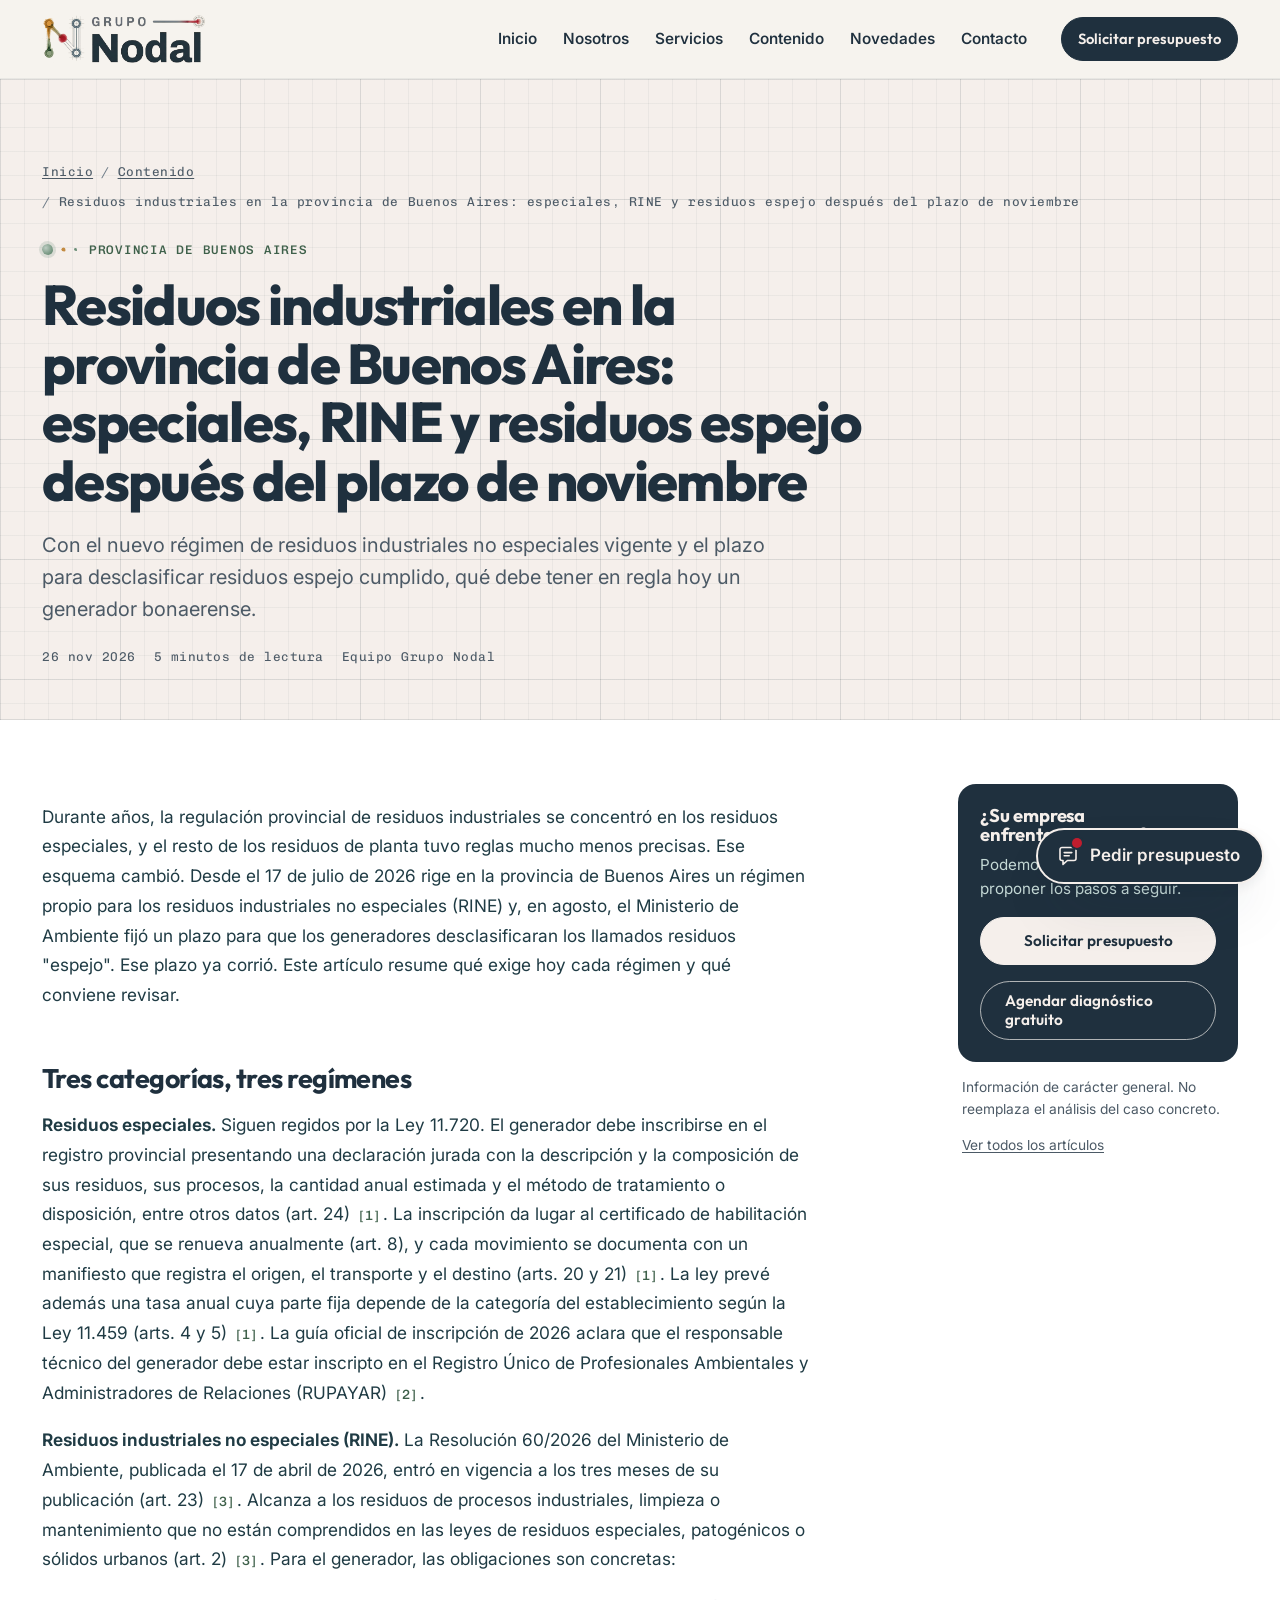
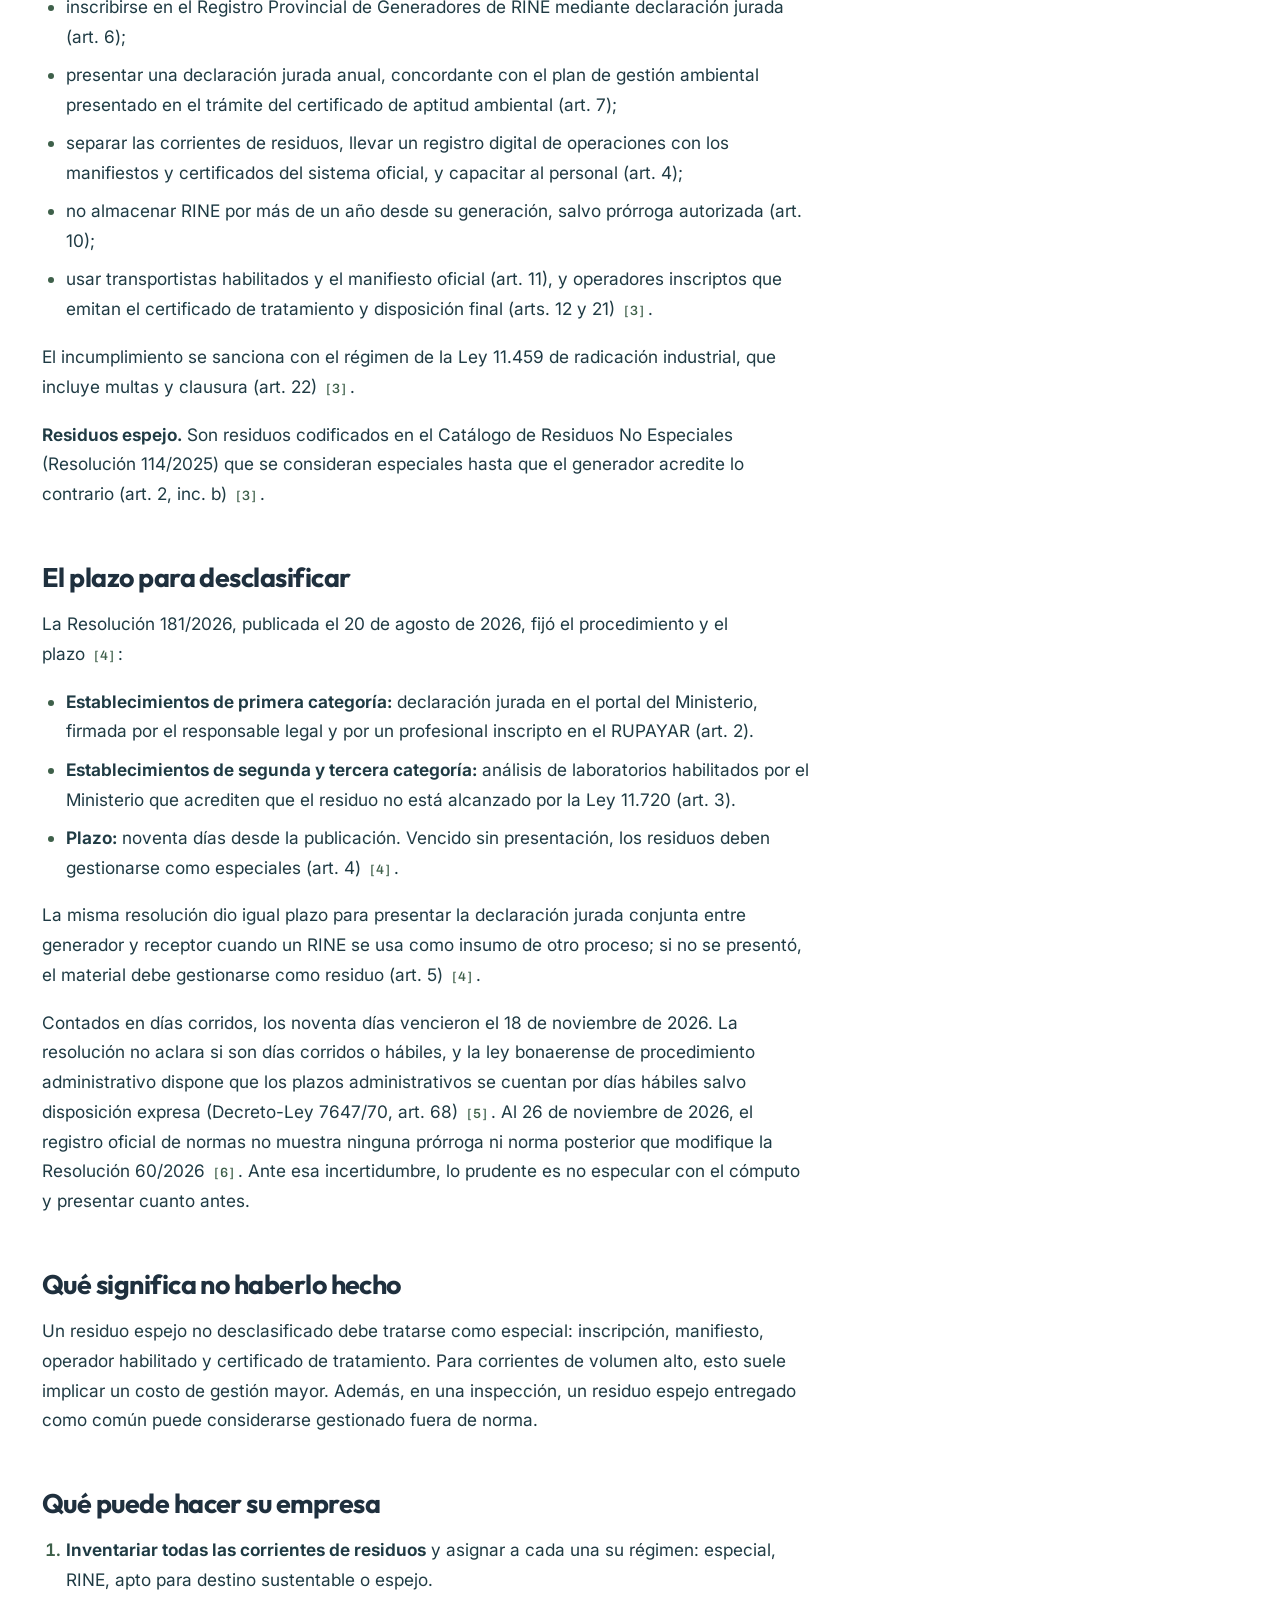
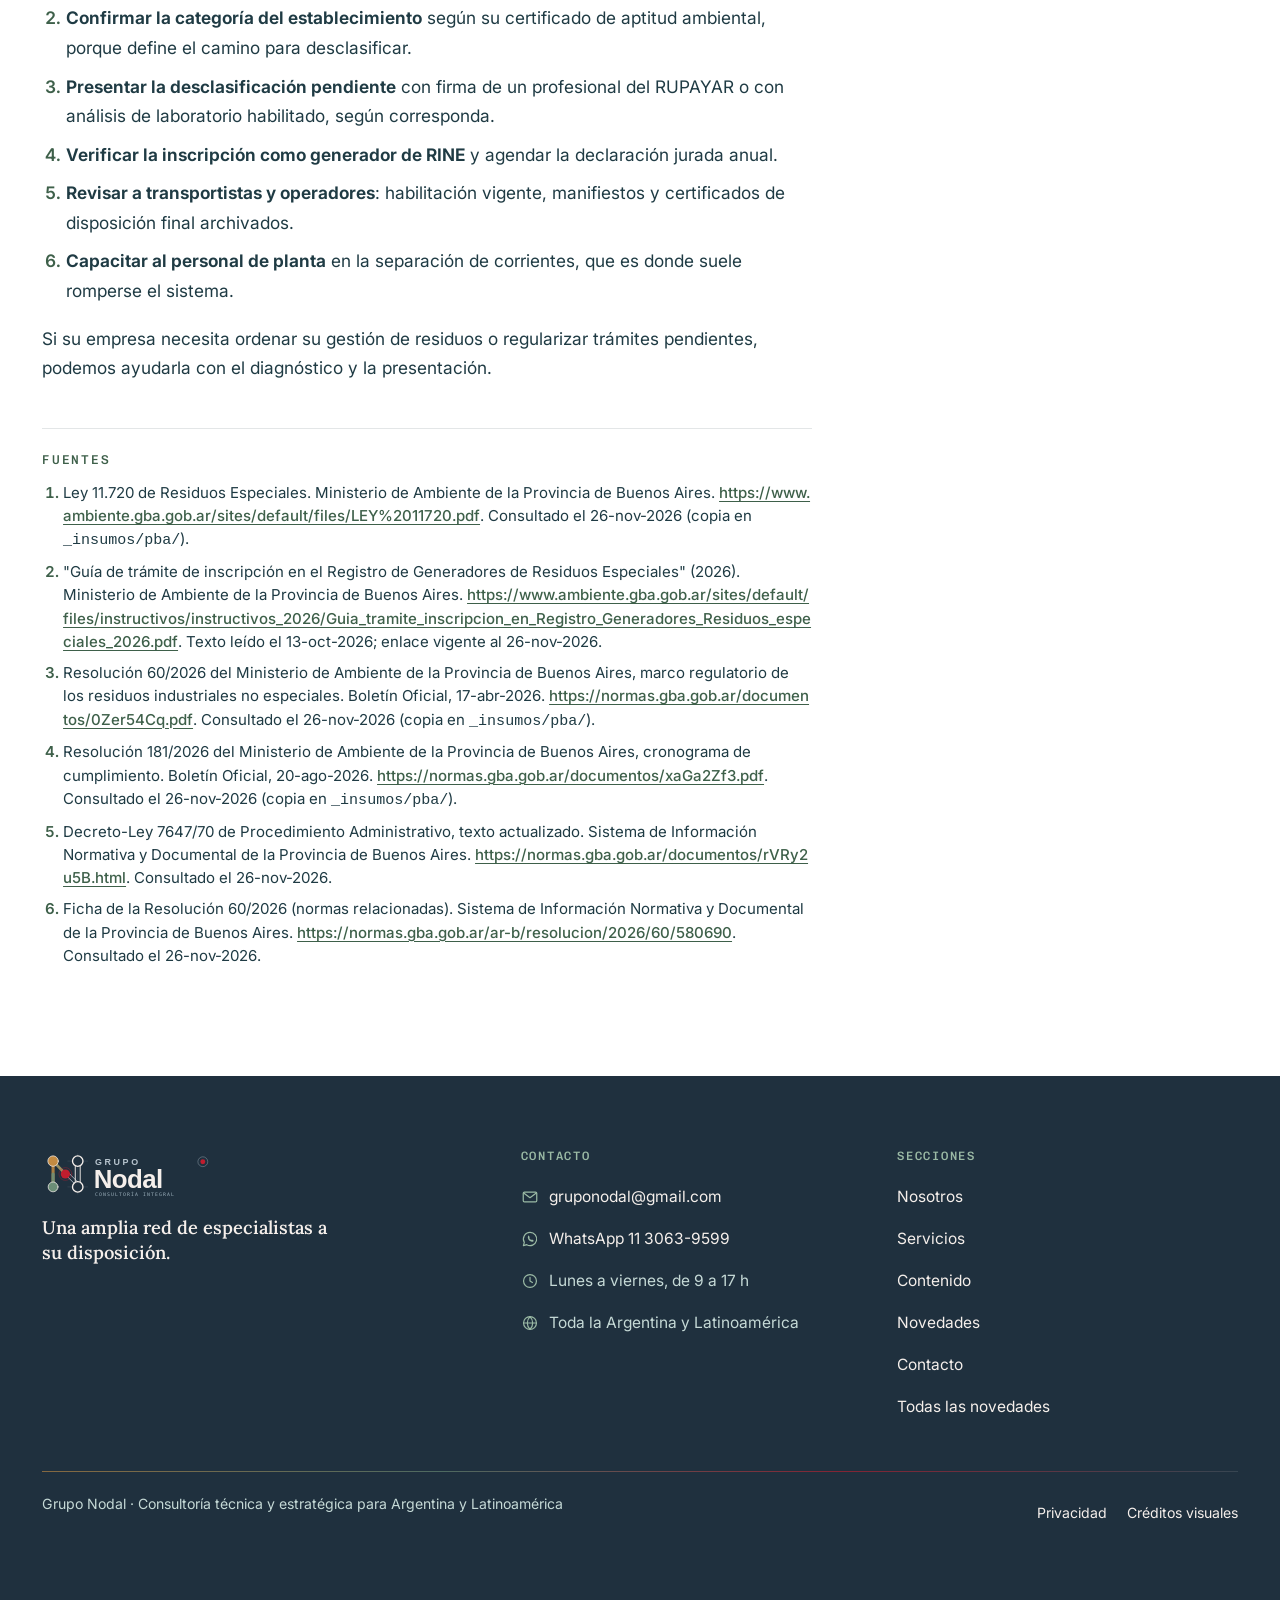
<file: contenido/residuos-industriales-provincia-buenos-aires-rine-residuos-espejo/index.html>
<!doctype html>
<html lang="es-AR">
<head>
<meta charset="utf-8">
<meta name="viewport" content="width=device-width, initial-scale=1">
<title>Residuos industriales en la provincia de Buenos Aires: especiales, RINE y residuos espejo después del plazo de noviembre | Grupo Nodal</title>
<meta name="description" content="Con el nuevo régimen de residuos industriales no especiales vigente y el plazo para desclasificar residuos espejo cumplido, qué debe tener en regla hoy un generador bonaerense.">

<link rel="canonical" href="https://gpuccini-stack.github.io/grupo-nodal-preview/contenido/residuos-industriales-provincia-buenos-aires-rine-residuos-espejo/">
<meta property="og:type" content="article">
<meta property="og:locale" content="es_AR">
<meta property="og:site_name" content="Grupo Nodal">
<meta property="og:title" content="Residuos industriales en la provincia de Buenos Aires: especiales, RINE y residuos espejo después del plazo de noviembre | Grupo Nodal">
<meta property="og:description" content="Con el nuevo régimen de residuos industriales no especiales vigente y el plazo para desclasificar residuos espejo cumplido, qué debe tener en regla hoy un generador bonaerense.">
<meta property="og:url" content="https://gpuccini-stack.github.io/grupo-nodal-preview/contenido/residuos-industriales-provincia-buenos-aires-rine-residuos-espejo/">
<meta property="og:image" content="https://gpuccini-stack.github.io/grupo-nodal-preview/assets/img/og-grupo-nodal.png">
<meta property="og:image:width" content="1200">
<meta property="og:image:height" content="630">
<meta property="og:image:alt" content="Grupo Nodal. Su industria segura, en regla y sin sobrecostos. Conectamos especialistas en seguridad, ambiente, calidad y personas en una sola red.">
<meta name="twitter:card" content="summary_large_image">
<meta name="theme-color" content="#F5EFEB">
<link rel="icon" href="../../assets/img/favicon.svg" type="image/svg+xml">
<link rel="icon" href="../../assets/img/favicon-32.png" sizes="32x32" type="image/png">
<link rel="apple-touch-icon" href="../../assets/img/apple-touch-icon.png">
<link rel="preconnect" href="https://fonts.googleapis.com">
<link rel="preconnect" href="https://fonts.gstatic.com" crossorigin>
<link href="https://fonts.googleapis.com/css2?family=Inter:wght@400;500;600&family=Lora:wght@400;500;600&family=Outfit:wght@600;700;800&display=swap" rel="stylesheet">
<link rel="preload" href="../../assets/fonts/Archivo-variable.woff2" as="font" type="font/woff2" crossorigin>
<link rel="stylesheet" href="../../assets/css/estilos.css">
<script src="../../assets/js/datos.js" defer></script>
<script src="../../assets/js/sitio.js" defer></script>
<script type="application/ld+json">{"@context": "https://schema.org", "@type": "Article", "headline": "Residuos industriales en la provincia de Buenos Aires: especiales, RINE y residuos espejo después del plazo de noviembre", "description": "Con el nuevo régimen de residuos industriales no especiales vigente y el plazo para desclasificar residuos espejo cumplido, qué debe tener en regla hoy un generador bonaerense.", "datePublished": "2026-11-26", "dateModified": "2026-11-26", "inLanguage": "es-AR", "author": {"@type": "Organization", "name": "Equipo Grupo Nodal"}, "publisher": {"@type": "Organization", "name": "Grupo Nodal", "logo": {"@type": "ImageObject", "url": "https://gpuccini-stack.github.io/grupo-nodal-preview/assets/img/icono-512.png"}}, "image": "https://gpuccini-stack.github.io/grupo-nodal-preview/assets/img/og-grupo-nodal.png", "mainEntityOfPage": "https://gpuccini-stack.github.io/grupo-nodal-preview/contenido/residuos-industriales-provincia-buenos-aires-rine-residuos-espejo/", "keywords": "residuos especiales, Ley 11.720, RINE, Resolución 60/2026, Resolución 181/2026, residuos espejo, RUPAYAR, manifiesto, provincia de Buenos Aires", "articleSection": "Provincia de Buenos Aires"}</script>
<meta name="robots" content="noindex, nofollow">
</head>
<body>
<svg class="sprite" aria-hidden="true" focusable="false" width="0" height="0"><symbol id="a-seguridad" viewBox="0 0 24 24"><path d="M12 3.2 19 5.8v5.5c0 4.5-2.9 8.1-7 9.6-4.1-1.5-7-5.1-7-9.6V5.8z"/><rect x="7.8" y="10.3" width="8.4" height="3.4" rx="1.7"/><circle class="n" cx="12" cy="12" r="1.15"/></symbol><symbol id="a-ambiente" viewBox="0 0 24 24"><path d="M6.2 13.2c0-5.1 4-8.6 12.8-9.2-.5 8.8-4.1 12.8-9.2 12.8-2 0-3.6-1.6-3.6-3.6z"/><path d="M8.6 15 14 9.6"/><path d="M3 20.2c1.5-1 3-1 4.5 0s3 1 4.5 0 3-1 4.5 0 3 1 4.5 0"/><circle class="n" cx="14" cy="9.6" r="1.25"/></symbol><symbol id="a-gestion" viewBox="0 0 24 24"><path d="M19.2 12A7.2 7.2 0 1 1 16.8 6.6"/><path d="M17.6 3.4v3.5h-3.5"/><path d="m8.8 12.3 2.2 2.2 4.1-4.3"/><circle class="n" cx="19.2" cy="12" r="1.25"/></symbol><symbol id="a-proceso" viewBox="0 0 24 24"><circle cx="12" cy="10" r="6"/><path d="m12 10 3.1-2.7"/><path d="M8.2 10h.9M12 5.9v.9M14.9 10h.9"/><path d="M12 16v2.6M3.5 18.6h17M3.5 21h17"/><circle class="n" cx="12" cy="10" r="1.2"/></symbol><symbol id="a-cultura" viewBox="0 0 24 24"><circle cx="7.6" cy="8" r="2.5"/><circle cx="16.4" cy="8" r="2.5"/><path d="M3.2 19.5c.4-3.3 2.1-5.3 4.4-5.3 1.4 0 2.6.7 3.4 2M20.8 19.5c-.4-3.3-2.1-5.3-4.4-5.3-1.4 0-2.6.7-3.4 2"/><path d="M10.1 8h3.8"/><circle class="n" cx="12" cy="17.6" r="1.25"/></symbol><symbol id="a-sostenibilidad" viewBox="0 0 24 24"><path d="M4.6 12a7.4 7.4 0 0 1 12.6-5.2"/><path d="M17.6 3.5v3.4h-3.4"/><path d="M19.4 12a7.4 7.4 0 0 1-12.6 5.2"/><path d="M6.4 20.5v-3.4h3.4"/><path d="M12 16v-4.6"/><path d="M12 11.4c0-2 1.3-3.2 3.3-3.2 0 2-1.3 3.2-3.3 3.2zM12 12.8c0-1.6-1.1-2.7-2.8-2.7 0 1.6 1.1 2.7 2.8 2.7z"/><circle class="n" cx="12" cy="16" r="1.15"/></symbol><symbol id="a-cumplimiento" viewBox="0 0 24 24"><path d="M13.5 3.2H7a1 1 0 0 0-1 1v15.6a1 1 0 0 0 1 1h4.6"/><path d="M13.5 3.2 18 7.7v3.4"/><path d="M13.5 3.2v4.5H18"/><path d="M8.8 10.4h5M8.8 13.4h3"/><circle cx="16.4" cy="16.4" r="3"/><path d="m15 19.1-.6 2.4 2-.9 2 .9-.6-2.4"/><circle class="n" cx="16.4" cy="16.4" r="1.1"/></symbol><symbol id="a-datos" viewBox="0 0 24 24"><rect x="6.6" y="6.6" width="10.8" height="10.8" rx="2.2"/><path d="M10 3.6v3M14 3.6v3M10 17.4v3M14 17.4v3M3.6 10h3M3.6 14h3M17.4 10h3M17.4 14h3"/><circle cx="12" cy="12" r="2.6"/><circle class="n" cx="12" cy="12" r="1.05"/></symbol><symbol id="a-obras" viewBox="0 0 24 24"><path d="M7.5 21V4.2"/><path d="M3.4 7h17.2"/><path d="M7.5 4.2 3.8 7M7.5 4.2 15 7"/><path d="M17 7v5"/><rect x="15.2" y="12" width="3.6" height="3" rx=".5"/><path d="M4.2 21h6.6"/><path d="M7.5 10.5h0M7.5 14h0"/><circle class="n" cx="7.5" cy="4.2" r="1.2"/></symbol><symbol id="a-emergencias" viewBox="0 0 24 24"><rect x="3.6" y="3.6" width="16.8" height="16.8" rx="3.2"/><path d="M12 17.4c-2.2 0-3.7-1.5-3.7-3.5 0-2.5 2.3-3.4 2.3-6.1 1.8.9 2.9 2.3 3.1 3.9.4-.4.7-1 .7-1.7.8.9 1.3 2.2 1.3 3.5 0 2.3-1.5 3.9-3.7 3.9z"/><circle class="n" cx="12" cy="14.4" r="1.15"/></symbol><symbol id="s-petroleo" viewBox="0 0 24 24"><path d="M3 20.5h18"/><path d="m9.2 20.5 3-10.6 3 10.6"/><path d="M4.6 9.8 19 6.2"/><path d="M19 6.2l1.4 2.4-1.2 3"/><path d="M5.4 9.6V17"/><path d="M3.8 17h3.2v3.5"/><circle class="n" cx="12.2" cy="8.3" r="1.2"/></symbol><symbol id="s-mineria" viewBox="0 0 24 24"><path d="M2.5 20h19"/><path d="m3.5 20 5.8-11 3.8 5.6 2.8-4.2 4.6 9.6"/><path d="M6.8 15.2h5.2M13.5 16.8h4.2"/><circle class="n" cx="9.3" cy="9" r="1.2"/></symbol><symbol id="s-quimica" viewBox="0 0 24 24"><path d="M9.4 3.2h5.2"/><path d="M10.4 3.2v6L5.6 18.3a1.6 1.6 0 0 0 1.4 2.4h10a1.6 1.6 0 0 0 1.4-2.4L13.6 9.2v-6"/><path d="M7.6 14.6h8.8"/><circle class="n" cx="12.6" cy="17.4" r="1.1"/></symbol><symbol id="s-metalurgica" viewBox="0 0 24 24"><path d="M5 4.5h14v3h-5.2v9H19v3H5v-3h5.2v-9H5z"/><circle class="n" cx="12" cy="12" r="1.1"/></symbol><symbol id="s-construccion" viewBox="0 0 24 24"><path d="M3 20.5h18"/><path d="M5 20.5V7.5h14v13"/><path d="M5 11.8h14M5 16.1h14"/><path d="M9.7 7.5v13M14.3 7.5v13"/><path d="M4 7.5 12 3.5l8 4"/><circle class="n" cx="12" cy="3.5" r="1.15"/></symbol><symbol id="s-consumo" viewBox="0 0 24 24"><path d="M3 4.2h2.4l2.1 10.6h10l1.9-7.3H6.4"/><circle cx="9" cy="18.8" r="1.5"/><circle cx="16.6" cy="18.8" r="1.5"/><circle class="n" cx="12.6" cy="11.2" r="1.1"/></symbol><symbol id="s-packaging" viewBox="0 0 24 24"><path d="M12 3.2 20 7.6v8.8L12 20.8l-8-4.4V7.6z"/><path d="M4 7.6 12 12l8-4.4"/><path d="M12 12v8.8"/><path d="m8 5.4 8 4.4"/><circle class="n" cx="12" cy="12" r="1.15"/></symbol><symbol id="s-alimentos" viewBox="0 0 24 24"><path d="M12 21V6.5"/><path d="M12 9.6c-1.9-.4-3-1.8-3-3.9 1.9.4 3 1.8 3 3.9zM12 9.6c1.9-.4 3-1.8 3-3.9-1.9.4-3 1.8-3 3.9zM12 13.8c-1.9-.4-3-1.8-3-3.9 1.9.4 3 1.8 3 3.9zM12 13.8c1.9-.4 3-1.8 3-3.9-1.9.4-3 1.8-3 3.9zM12 18c-1.9-.4-3-1.8-3-3.9 1.9.4 3 1.8 3 3.9zM12 18c1.9-.4 3-1.8 3-3.9-1.9.4-3 1.8-3 3.9z"/><circle class="n" cx="12" cy="4.2" r="1.15"/></symbol><symbol id="s-transporte" viewBox="0 0 24 24"><path d="M2.8 6h11v10.2h-11z"/><path d="M13.8 9.2h3.9l3.5 3.6v3.4h-7.4"/><circle cx="6.8" cy="17.6" r="1.7"/><circle cx="17.2" cy="17.6" r="1.7"/><circle class="n" cx="8.3" cy="11.1" r="1.15"/></symbol><symbol id="u-whatsapp" viewBox="0 0 24 24"><path d="M12 3.2a8.8 8.8 0 0 0-7.6 13.2L3.2 20.8l4.5-1.2A8.8 8.8 0 1 0 12 3.2z"/><path class="f" d="M9.1 7.9c.2-.4.4-.4.7-.4h.5c.2 0 .4.1.5.4l.7 1.7c.1.2 0 .5-.1.6l-.5.6c.6 1.1 1.5 2 2.6 2.6l.6-.5c.2-.1.4-.2.6-.1l1.7.7c.3.1.4.3.4.5v.5c0 .3-.1.6-.4.8-.5.3-1.2.5-1.9.4-2.6-.4-5-2.8-5.4-5.4-.1-.7.1-1.5.4-2z"/></symbol><symbol id="u-correo" viewBox="0 0 24 24"><rect x="3" y="5.5" width="18" height="13" rx="1.6"/><path d="m3.6 6.6 8.4 6.4 8.4-6.4"/></symbol><symbol id="u-telefono" viewBox="0 0 24 24"><path d="M6.6 3.5h2.6l1.4 4-1.9 1.3a11 11 0 0 0 6.5 6.5l1.3-1.9 4 1.4v2.6c0 1-.8 1.8-1.8 1.8C10.9 19.2 4.8 13.1 4.8 5.3c0-1 .8-1.8 1.8-1.8z"/></symbol><symbol id="u-reloj" viewBox="0 0 24 24"><circle cx="12" cy="12" r="8.6"/><path d="M12 7.2V12l3.2 2"/></symbol><symbol id="u-ubicacion" viewBox="0 0 24 24"><path d="M12 21s-6.4-5.6-6.4-11a6.4 6.4 0 0 1 12.8 0c0 5.4-6.4 11-6.4 11z"/><circle cx="12" cy="10" r="2.3"/></symbol><symbol id="u-calendario" viewBox="0 0 24 24"><rect x="3.6" y="5" width="16.8" height="15.4" rx="2"/><path d="M3.6 9.6h16.8M8 3v4M16 3v4"/><path d="m9.2 14.6 2 2 3.8-3.8"/></symbol><symbol id="u-flecha" viewBox="0 0 24 24"><path d="M4.5 12h14.5M13.5 6.5 19 12l-5.5 5.5"/></symbol><symbol id="u-externo" viewBox="0 0 24 24"><path d="M13.5 4.5h6v6M19.5 4.5l-8.5 8.5"/><path d="M17.5 13.5v5a1 1 0 0 1-1 1h-11a1 1 0 0 1-1-1v-11a1 1 0 0 1 1-1h5"/></symbol><symbol id="u-buscar" viewBox="0 0 24 24"><circle cx="10.6" cy="10.6" r="6.2"/><path d="m15.2 15.2 5.2 5.2"/></symbol><symbol id="u-globo" viewBox="0 0 24 24"><path d="M4 5.5a2 2 0 0 1 2-2h12a2 2 0 0 1 2 2v9a2 2 0 0 1-2 2h-6.6L7 20.4v-3.9H6a2 2 0 0 1-2-2z"/><path d="M8.2 8.6h7.6M8.2 11.8h5"/></symbol><symbol id="u-cerrar" viewBox="0 0 24 24"><path d="m6 6 12 12M18 6 6 18"/></symbol><symbol id="u-mas" viewBox="0 0 24 24"><path d="M12 5v14M5 12h14"/></symbol><symbol id="u-linkedin" viewBox="0 0 24 24"><rect x="3.5" y="3.5" width="17" height="17" rx="1.6"/><path d="M8 10.5V17M12 17v-3.6c0-1.6 1-2.6 2.3-2.6s2 .9 2 2.6V17M12 10.5V17"/><circle class="f" cx="8" cy="7.6" r="1.1"/></symbol><symbol id="u-documento" viewBox="0 0 24 24"><path d="M14 3.5H7a1 1 0 0 0-1 1v15a1 1 0 0 0 1 1h10a1 1 0 0 0 1-1V7.5z"/><path d="M14 3.5v4h4M9 12h6M9 15.5h6"/></symbol><symbol id="u-guardar" viewBox="0 0 24 24"><circle cx="9.5" cy="8" r="3.6"/><path d="M2.8 20c.6-3.6 3.4-5.6 6.7-5.6 1.6 0 3.1.5 4.2 1.4M18 13v7M14.5 16.5h7"/></symbol><symbol id="u-web" viewBox="0 0 24 24"><circle cx="12" cy="12" r="8.6"/><path d="M3.6 12h16.8M12 3.4c2.4 2.4 3.6 5.3 3.6 8.6s-1.2 6.2-3.6 8.6c-2.4-2.4-3.6-5.3-3.6-8.6S9.6 5.8 12 3.4z"/></symbol><symbol id="u-ahorro" viewBox="0 0 24 24"><path d="M4 17.5 9.5 12l4 3.6L20 7.5"/><path d="M15.2 7.5H20v4.8"/><circle class="n" cx="9.5" cy="12" r="1.3"/></symbol><symbol id="u-continuidad" viewBox="0 0 24 24"><path d="M12 3.2 19 6v5.2c0 4.4-2.9 8-7 9.6-4.1-1.6-7-5.2-7-9.6V6z"/><path d="m8.8 12.2 2.2 2.2 4.4-4.4"/></symbol><symbol id="u-tranquilidad" viewBox="0 0 24 24"><circle cx="12" cy="12" r="8.4"/><path d="m8.6 12.4 2.3 2.3 4.6-4.8"/><circle class="n" cx="12" cy="3.6" r="1.3"/></symbol><symbol id="u-reiniciar" viewBox="0 0 24 24"><path d="M4.8 12a7.2 7.2 0 1 1 2.1 5.1"/><path d="M4.8 17.5v-4.2H9"/></symbol><symbol id="u-check" viewBox="0 0 24 24"><path d="m5.5 12.5 4.2 4.2 8.8-9.2"/></symbol></svg><a class="saltar" href="#contenido-principal">Saltar al contenido</a>
<header class="cabecera">
<div class="contenedor cabecera__in">
<a class="marca" href="../../#inicio"><img src="../../assets/img/logo-nodal-nav.png" alt="Grupo Nodal, ir al inicio" width="144" height="52"></a>
<nav class="nav nav--interna" aria-label="Secciones"><ul><li><a href="../../#inicio">Inicio</a></li><li><a href="../../#nosotros">Nosotros</a></li><li><a href="../../#servicios">Servicios</a></li><li><a href="../../#contenido">Contenido</a></li><li><a href="../../#novedades">Novedades</a></li><li><a href="../../#contacto">Contacto</a></li></ul></nav>
<a class="btn btn--chico cabecera__cta" href="../../#presupuesto" data-abrir-presupuesto>Solicitar presupuesto</a>
<details class="menu-movil">
<summary aria-label="Menú de secciones"><span class="menu-movil__lineas" aria-hidden="true"></span><span>Menú</span></summary>
<nav class="menu-movil__panel" aria-label="Secciones (menú)"><ul><li><a href="../../#inicio">Inicio</a></li><li><a href="../../#nosotros">Nosotros</a></li><li><a href="../../#servicios">Servicios</a></li><li><a href="../../#contenido">Contenido</a></li><li><a href="../../#novedades">Novedades</a></li><li><a href="../../#contacto">Contacto</a></li></ul>
<a class="btn" href="../../#presupuesto" data-abrir-presupuesto>Solicitar presupuesto</a></nav>
</details>
</div>
<div class="cabecera__progreso" aria-hidden="true"></div>
</header>
<main id="contenido-principal"><div class="cabeza-pagina plano cat-pba"><div class="contenedor">
<nav class="migas" aria-label="Ruta de navegación"><ol><li><a href="../../">Inicio</a></li><li><a href="../../#contenido">Contenido</a></li><li aria-current="page">Residuos industriales en la provincia de Buenos Aires: especiales, RINE y residuos espejo después del plazo de noviembre</li></ol></nav>
<p class="antetitulo">Provincia de Buenos Aires</p>
<h1>Residuos industriales en la provincia de Buenos Aires: especiales, RINE y residuos espejo después del plazo de noviembre</h1>
<p class="bajada">Con el nuevo régimen de residuos industriales no especiales vigente y el plazo para desclasificar residuos espejo cumplido, qué debe tener en regla hoy un generador bonaerense.</p>
<p class="articulo__meta"><time datetime="2026-11-26">26 nov 2026</time><span>5 minutos de lectura</span><span>Equipo Grupo Nodal</span></p>
</div></div>
<div class="articulo-cuerpo"><div class="contenedor articulo__grid">
<article class="prosa" aria-labelledby="t-art">
<h2 id="t-art" class="solo-lectores">Residuos industriales en la provincia de Buenos Aires: especiales, RINE y residuos espejo después del plazo de noviembre</h2>
<p>Durante años, la regulación provincial de residuos industriales se concentró en los residuos especiales, y el resto de los residuos de planta tuvo reglas mucho menos precisas. Ese esquema cambió. Desde el 17 de julio de 2026 rige en la provincia de Buenos Aires un régimen propio para los residuos industriales no especiales (RINE) y, en agosto, el Ministerio de Ambiente fijó un plazo para que los generadores desclasificaran los llamados residuos "espejo". Ese plazo ya corrió. Este artículo resume qué exige hoy cada régimen y qué conviene revisar.</p>
<h2 id="tres-categorias-tres-regimenes">Tres categorías, tres regímenes</h2>
<p><strong>Residuos especiales.</strong> Siguen regidos por la Ley 11.720. El generador debe inscribirse en el registro provincial presentando una declaración jurada con la descripción y la composición de sus residuos, sus procesos, la cantidad anual estimada y el método de tratamiento o disposición, entre otros datos (art. 24) <a class="cita" href="#fuente-1" aria-label="Fuente 1">[1]</a>. La inscripción da lugar al certificado de habilitación especial, que se renueva anualmente (art. 8), y cada movimiento se documenta con un manifiesto que registra el origen, el transporte y el destino (arts. 20 y 21) <a class="cita" href="#fuente-1" aria-label="Fuente 1">[1]</a>. La ley prevé además una tasa anual cuya parte fija depende de la categoría del establecimiento según la Ley 11.459 (arts. 4 y 5) <a class="cita" href="#fuente-1" aria-label="Fuente 1">[1]</a>. La guía oficial de inscripción de 2026 aclara que el responsable técnico del generador debe estar inscripto en el Registro Único de Profesionales Ambientales y Administradores de Relaciones (RUPAYAR) <a class="cita" href="#fuente-2" aria-label="Fuente 2">[2]</a>.</p>
<p><strong>Residuos industriales no especiales (RINE).</strong> La Resolución 60/2026 del Ministerio de Ambiente, publicada el 17 de abril de 2026, entró en vigencia a los tres meses de su publicación (art. 23) <a class="cita" href="#fuente-3" aria-label="Fuente 3">[3]</a>. Alcanza a los residuos de procesos industriales, limpieza o mantenimiento que no están comprendidos en las leyes de residuos especiales, patogénicos o sólidos urbanos (art. 2) <a class="cita" href="#fuente-3" aria-label="Fuente 3">[3]</a>. Para el generador, las obligaciones son concretas:</p>
<ul><li>inscribirse en el Registro Provincial de Generadores de RINE mediante declaración jurada (art. 6);</li><li>presentar una declaración jurada anual, concordante con el plan de gestión ambiental presentado en el trámite del certificado de aptitud ambiental (art. 7);</li><li>separar las corrientes de residuos, llevar un registro digital de operaciones con los manifiestos y certificados del sistema oficial, y capacitar al personal (art. 4);</li><li>no almacenar RINE por más de un año desde su generación, salvo prórroga autorizada (art. 10);</li><li>usar transportistas habilitados y el manifiesto oficial (art. 11), y operadores inscriptos que emitan el certificado de tratamiento y disposición final (arts. 12 y 21) <a class="cita" href="#fuente-3" aria-label="Fuente 3">[3]</a>.</li></ul>
<p>El incumplimiento se sanciona con el régimen de la Ley 11.459 de radicación industrial, que incluye multas y clausura (art. 22) <a class="cita" href="#fuente-3" aria-label="Fuente 3">[3]</a>.</p>
<p><strong>Residuos espejo.</strong> Son residuos codificados en el Catálogo de Residuos No Especiales (Resolución 114/2025) que se consideran especiales hasta que el generador acredite lo contrario (art. 2, inc. b) <a class="cita" href="#fuente-3" aria-label="Fuente 3">[3]</a>.</p>
<h2 id="el-plazo-para-desclasificar">El plazo para desclasificar</h2>
<p>La Resolución 181/2026, publicada el 20 de agosto de 2026, fijó el procedimiento y el plazo <a class="cita" href="#fuente-4" aria-label="Fuente 4">[4]</a>:</p>
<ul><li><strong>Establecimientos de primera categoría:</strong> declaración jurada en el portal del Ministerio, firmada por el responsable legal y por un profesional inscripto en el RUPAYAR (art. 2).</li><li><strong>Establecimientos de segunda y tercera categoría:</strong> análisis de laboratorios habilitados por el Ministerio que acrediten que el residuo no está alcanzado por la Ley 11.720 (art. 3).</li><li><strong>Plazo:</strong> noventa días desde la publicación. Vencido sin presentación, los residuos deben gestionarse como especiales (art. 4) <a class="cita" href="#fuente-4" aria-label="Fuente 4">[4]</a>.</li></ul>
<p>La misma resolución dio igual plazo para presentar la declaración jurada conjunta entre generador y receptor cuando un RINE se usa como insumo de otro proceso; si no se presentó, el material debe gestionarse como residuo (art. 5) <a class="cita" href="#fuente-4" aria-label="Fuente 4">[4]</a>.</p>
<p>Contados en días corridos, los noventa días vencieron el 18 de noviembre de 2026. La resolución no aclara si son días corridos o hábiles, y la ley bonaerense de procedimiento administrativo dispone que los plazos administrativos se cuentan por días hábiles salvo disposición expresa (Decreto-Ley 7647/70, art. 68) <a class="cita" href="#fuente-5" aria-label="Fuente 5">[5]</a>. Al 26 de noviembre de 2026, el registro oficial de normas no muestra ninguna prórroga ni norma posterior que modifique la Resolución 60/2026 <a class="cita" href="#fuente-6" aria-label="Fuente 6">[6]</a>. Ante esa incertidumbre, lo prudente es no especular con el cómputo y presentar cuanto antes.</p>
<h2 id="que-significa-no-haberlo-hecho">Qué significa no haberlo hecho</h2>
<p>Un residuo espejo no desclasificado debe tratarse como especial: inscripción, manifiesto, operador habilitado y certificado de tratamiento. Para corrientes de volumen alto, esto suele implicar un costo de gestión mayor. Además, en una inspección, un residuo espejo entregado como común puede considerarse gestionado fuera de norma.</p>
<h2 id="que-puede-hacer-su-empresa">Qué puede hacer su empresa</h2>
<ol><li><strong>Inventariar todas las corrientes de residuos</strong> y asignar a cada una su régimen: especial, RINE, apto para destino sustentable o espejo.</li><li><strong>Confirmar la categoría del establecimiento</strong> según su certificado de aptitud ambiental, porque define el camino para desclasificar.</li><li><strong>Presentar la desclasificación pendiente</strong> con firma de un profesional del RUPAYAR o con análisis de laboratorio habilitado, según corresponda.</li><li><strong>Verificar la inscripción como generador de RINE</strong> y agendar la declaración jurada anual.</li><li><strong>Revisar a transportistas y operadores</strong>: habilitación vigente, manifiestos y certificados de disposición final archivados.</li><li><strong>Capacitar al personal de planta</strong> en la separación de corrientes, que es donde suele romperse el sistema.</li></ol>
<p>Si su empresa necesita ordenar su gestión de residuos o regularizar trámites pendientes, podemos ayudarla con el diagnóstico y la presentación.</p>
<section class="fuentes" aria-labelledby="t-fuentes"><h2 id="t-fuentes">Fuentes</h2><ol><li id="fuente-1">Ley 11.720 de Residuos Especiales. Ministerio de Ambiente de la Provincia de Buenos Aires. <a href="https://www.ambiente.gba.gob.ar/sites/default/files/LEY%2011720.pdf">https://www.ambiente.gba.gob.ar/sites/default/files/LEY%2011720.pdf</a>. Consultado el 26-nov-2026 (copia en <code>_insumos/pba/</code>).</li><li id="fuente-2">"Guía de trámite de inscripción en el Registro de Generadores de Residuos Especiales" (2026). Ministerio de Ambiente de la Provincia de Buenos Aires. <a href="https://www.ambiente.gba.gob.ar/sites/default/files/instructivos/instructivos_2026/Guia_tramite_inscripcion_en_Registro_Generadores_Residuos_especiales_2026.pdf">https://www.ambiente.gba.gob.ar/sites/default/files/instructivos/instructivos_2026/Guia_tramite_inscripcion_en_Registro_Generadores_Residuos_especiales_2026.pdf</a>. Texto leído el 13-oct-2026; enlace vigente al 26-nov-2026.</li><li id="fuente-3">Resolución 60/2026 del Ministerio de Ambiente de la Provincia de Buenos Aires, marco regulatorio de los residuos industriales no especiales. Boletín Oficial, 17-abr-2026. <a href="https://normas.gba.gob.ar/documentos/0Zer54Cq.pdf">https://normas.gba.gob.ar/documentos/0Zer54Cq.pdf</a>. Consultado el 26-nov-2026 (copia en <code>_insumos/pba/</code>).</li><li id="fuente-4">Resolución 181/2026 del Ministerio de Ambiente de la Provincia de Buenos Aires, cronograma de cumplimiento. Boletín Oficial, 20-ago-2026. <a href="https://normas.gba.gob.ar/documentos/xaGa2Zf3.pdf">https://normas.gba.gob.ar/documentos/xaGa2Zf3.pdf</a>. Consultado el 26-nov-2026 (copia en <code>_insumos/pba/</code>).</li><li id="fuente-5">Decreto-Ley 7647/70 de Procedimiento Administrativo, texto actualizado. Sistema de Información Normativa y Documental de la Provincia de Buenos Aires. <a href="https://normas.gba.gob.ar/documentos/rVRy2u5B.html">https://normas.gba.gob.ar/documentos/rVRy2u5B.html</a>. Consultado el 26-nov-2026.</li><li id="fuente-6">Ficha de la Resolución 60/2026 (normas relacionadas). Sistema de Información Normativa y Documental de la Provincia de Buenos Aires. <a href="https://normas.gba.gob.ar/ar-b/resolucion/2026/60/580690">https://normas.gba.gob.ar/ar-b/resolucion/2026/60/580690</a>. Consultado el 26-nov-2026.</li></ol></section>
</article>
<aside class="lateral" aria-label="Consultas">
<div class="lateral__caja oscuro"><h2>¿Su empresa enfrenta este tema?</h2><p>Podemos revisar su caso y proponer los pasos a seguir.</p>
<a class="btn btn--claro" href="../../#presupuesto" data-abrir-presupuesto data-servicio="Consulta por el artículo: Residuos industriales en la provincia de Buenos Aires: especiales, RINE y residuos espejo después del plazo de noviembre">Solicitar presupuesto</a>
<a class="btn btn--linea-clara" href="../../#agenda" data-agenda>Agendar diagnóstico gratuito</a></div>
<p class="lateral__nota">Información de carácter general. No reemplaza el análisis del caso concreto.</p>
<p class="lateral__nota"><a href="../../#contenido">Ver todos los artículos</a></p>
</aside>
</div></div></main>
<footer class="pie oscuro">
<div class="contenedor">
<div class="pie__grid">
<div class="pie__marca">
<img src="../../assets/img/logo-nodal-claro.svg" alt="Grupo Nodal" width="236" height="64" loading="lazy">
<p class="pie__lema bajada-serif">Una amplia red de especialistas a su disposición.</p>
</div>
<div>
<h2>Contacto</h2>
<ul>
<li><a href="mailto:gruponodal@gmail.com" data-correo="Consulta desde el sitio web"><svg class="ic" aria-hidden="true" focusable="false"><use href="#u-correo"/></svg><span data-dato="correo">gruponodal@gmail.com</span></a></li>
<li><a href="https://wa.me/5491130639599" data-wa=""><svg class="ic" aria-hidden="true" focusable="false"><use href="#u-whatsapp"/></svg>WhatsApp 11 3063-9599</a></li>
<li><span><svg class="ic" aria-hidden="true" focusable="false"><use href="#u-reloj"/></svg><span data-dato="horario">Lunes a viernes, de 9 a 17 h</span></span></li>
<li><span><svg class="ic" aria-hidden="true" focusable="false"><use href="#u-web"/></svg><span data-dato="alcance">Toda la Argentina y Latinoamérica</span></span></li>
<li hidden><a href="#" data-linkedin><svg class="ic" aria-hidden="true" focusable="false"><use href="#u-linkedin"/></svg>LinkedIn</a></li>
</ul>
</div>
<div>
<h2>Secciones</h2>
<ul><li><a href="../../#nosotros">Nosotros</a></li><li><a href="../../#servicios">Servicios</a></li><li><a href="../../#contenido">Contenido</a></li><li><a href="../../#novedades">Novedades</a></li><li><a href="../../#contacto">Contacto</a></li>
<li><a href="../../novedades/">Todas las novedades</a></li></ul>
</div>
</div>
<div class="pie__base">
<p>Grupo Nodal · Consultoría técnica y estratégica para Argentina y Latinoamérica</p>
<ul><li><a href="../../privacidad/">Privacidad</a></li><li><a href="../../privacidad/#creditos">Créditos visuales</a></li></ul>
</div>
</div>
</footer>
<a class="globito" href="../../#presupuesto" data-abrir-presupuesto>
<span class="globito__punto" aria-hidden="true"></span><svg class="ic" aria-hidden="true" focusable="false"><use href="#u-globo"/></svg><span class="globito__texto">Pedir presupuesto</span></a>
<dialog class="dialogo" id="dialogo-presupuesto" aria-labelledby="t-dialogo">
<div class="dialogo__cabeza"><h2 id="t-dialogo">Solicitar presupuesto</h2>
<button class="dialogo__cerrar" type="button" data-cerrar-dialogo aria-label="Cerrar"><svg class="ic" aria-hidden="true" focusable="false"><use href="#u-cerrar"/></svg></button></div>
<div class="dialogo__cuerpo">
<div class="dialogo__alt"><span>¿Prefiere escribir directamente?</span><a href="https://wa.me/5491130639599" data-wa-dialogo target="_blank" rel="noopener"><svg class="ic" aria-hidden="true" focusable="false"><use href="#u-whatsapp"/></svg>Consultar por WhatsApp<span class="solo-lectores"> (abre en otra pestaña)</span></a></div>
<form class="form" novalidate aria-describedby="d-req">
<p class="campo--ancho campo__ayuda" id="d-req">Los campos con <span class="req" aria-hidden="true">*</span><span class="solo-lectores">asterisco</span> son obligatorios.</p>
<div class="campo"><label for="d-nombre">Nombre y apellido <span class="req" aria-hidden="true">*</span></label><input id="d-nombre" name="nombre" type="text" required aria-required="true" autocomplete="name" aria-describedby="d-err-nombre"><span class="campo__error" id="d-err-nombre" data-error-de="nombre"></span></div>
<div class="campo"><label for="d-empresa">Empresa</label><input id="d-empresa" name="empresa" type="text" autocomplete="organization" aria-describedby="d-err-empresa"><span class="campo__error" id="d-err-empresa" data-error-de="empresa"></span></div>
<div class="campo"><label for="d-correo">Correo electrónico <span class="req" aria-hidden="true">*</span></label><input id="d-correo" name="correo" type="email" required aria-required="true" autocomplete="email" aria-describedby="d-err-correo"><span class="campo__error" id="d-err-correo" data-error-de="correo"></span></div>
<div class="campo"><label for="d-telefono">Teléfono</label><input id="d-telefono" name="telefono" type="tel" autocomplete="tel" aria-describedby="d-err-telefono"><span class="campo__error" id="d-err-telefono" data-error-de="telefono"></span></div>
<div class="campo"><label for="d-localidad">País / Provincia o ciudad</label><input id="d-localidad" name="localidad" type="text" autocomplete="address-level2" aria-describedby="d-err-localidad"><span class="campo__error" id="d-err-localidad" data-error-de="localidad"></span></div>
<div class="campo"><label for="d-personas">Cantidad de personas en la empresa</label>
<select id="d-personas" name="personas"><option value="">Elegir</option><option>Hasta 10</option><option>De 11 a 50</option><option>De 51 a 200</option><option>De 201 a 500</option><option>Más de 500</option></select></div>
<div class="campo campo--ancho"><label for="d-area">Área de servicio <span class="req" aria-hidden="true">*</span></label>
<select id="d-area" name="area" required aria-required="true" aria-describedby="d-err-area"><option value="">Elegir un área</option><option value="diagnostico-express">Diagnóstico express gratuito</option><option value="seguridad-higiene">Seguridad e Higiene en el Trabajo</option><option value="medio-ambiente">Medio Ambiente</option><option value="sistemas-de-gestion">Sistemas de Gestión, Calidad e Inocuidad</option><option value="riesgos-de-proceso">Riesgos de Proceso y Seguridad Industrial</option><option value="cultura-factor-humano">Cultura de Seguridad y Factor Humano</option><option value="sostenibilidad">Sostenibilidad y Responsabilidad Social</option><option value="cumplimiento-normativo">Cumplimiento Normativo, Gobernanza, Trámites y Finanzas Ambientales</option><option value="seguridad-4-0">Seguridad 4.0: Datos, Automatización e IA</option><option value="obras-contratistas">Obras, Contratistas y Proveedores</option><option value="emergencias-patrimonial">Emergencias, Protección Patrimonial y Servicios Complementarios</option><option value="otro">Otro o no estoy seguro</option></select>
<span class="campo__error" id="d-err-area" data-error-de="area"></span></div>
<div class="campo campo--ancho"><label for="d-servicio">Servicio específico</label><span class="campo__ayuda" id="d-ayuda-servicio">Opcional. Se completa solo si eligió un servicio o vino desde el chequeo interactivo.</span><input id="d-servicio" name="servicio" type="text" aria-describedby="d-err-servicio d-ayuda-servicio"><span class="campo__error" id="d-err-servicio" data-error-de="servicio"></span></div>
<div class="campo campo--ancho"><label for="d-mensaje">Mensaje</label>
<textarea id="d-mensaje" name="mensaje" rows="4" placeholder="Qué necesita resolver, plazos o requerimientos que ya tiene."></textarea></div>
<div class="campo campo--ancho campo-check-envoltura"><div class="campo campo--check">
<input id="d-consentimiento" name="consentimiento" type="checkbox" required aria-required="true" aria-describedby="d-err-consentimiento">
<label for="d-consentimiento">Acepto la <a href="../../privacidad/">política de privacidad</a>: los datos se usan solo para responder este pedido. <span class="req" aria-hidden="true">*</span></label></div>
<span class="campo__error" id="d-err-consentimiento" data-error-de="consentimiento"></span></div>
<div class="trampa" aria-hidden="true"><label for="d-botcheck">No completar</label><input id="d-botcheck" name="botcheck" type="checkbox" tabindex="-1"></div>
<p class="form__sinjs">Para enviar este formulario hace falta JavaScript. También puede escribirnos a <a href="mailto:gruponodal@gmail.com">gruponodal@gmail.com</a> o por <a href="https://wa.me/5491130639599">WhatsApp al 11 3063-9599</a>.</p>
<div class="form__acciones">
<button class="btn" type="submit" data-modo="web3forms" hidden>Enviar pedido</button>
<button class="btn" type="submit" data-modo="whatsapp"><svg class="ic" aria-hidden="true" focusable="false"><use href="#u-whatsapp"/></svg>Enviar por WhatsApp</button>
<button class="btn btn--linea" type="submit" data-modo="correo"><svg class="ic" aria-hidden="true" focusable="false"><use href="#u-correo"/></svg>Enviar por correo</button>
</div>
<div class="form__estado" role="status" aria-live="polite"></div>
</form>
</div>
</dialog>
</body>
</html>
</file>
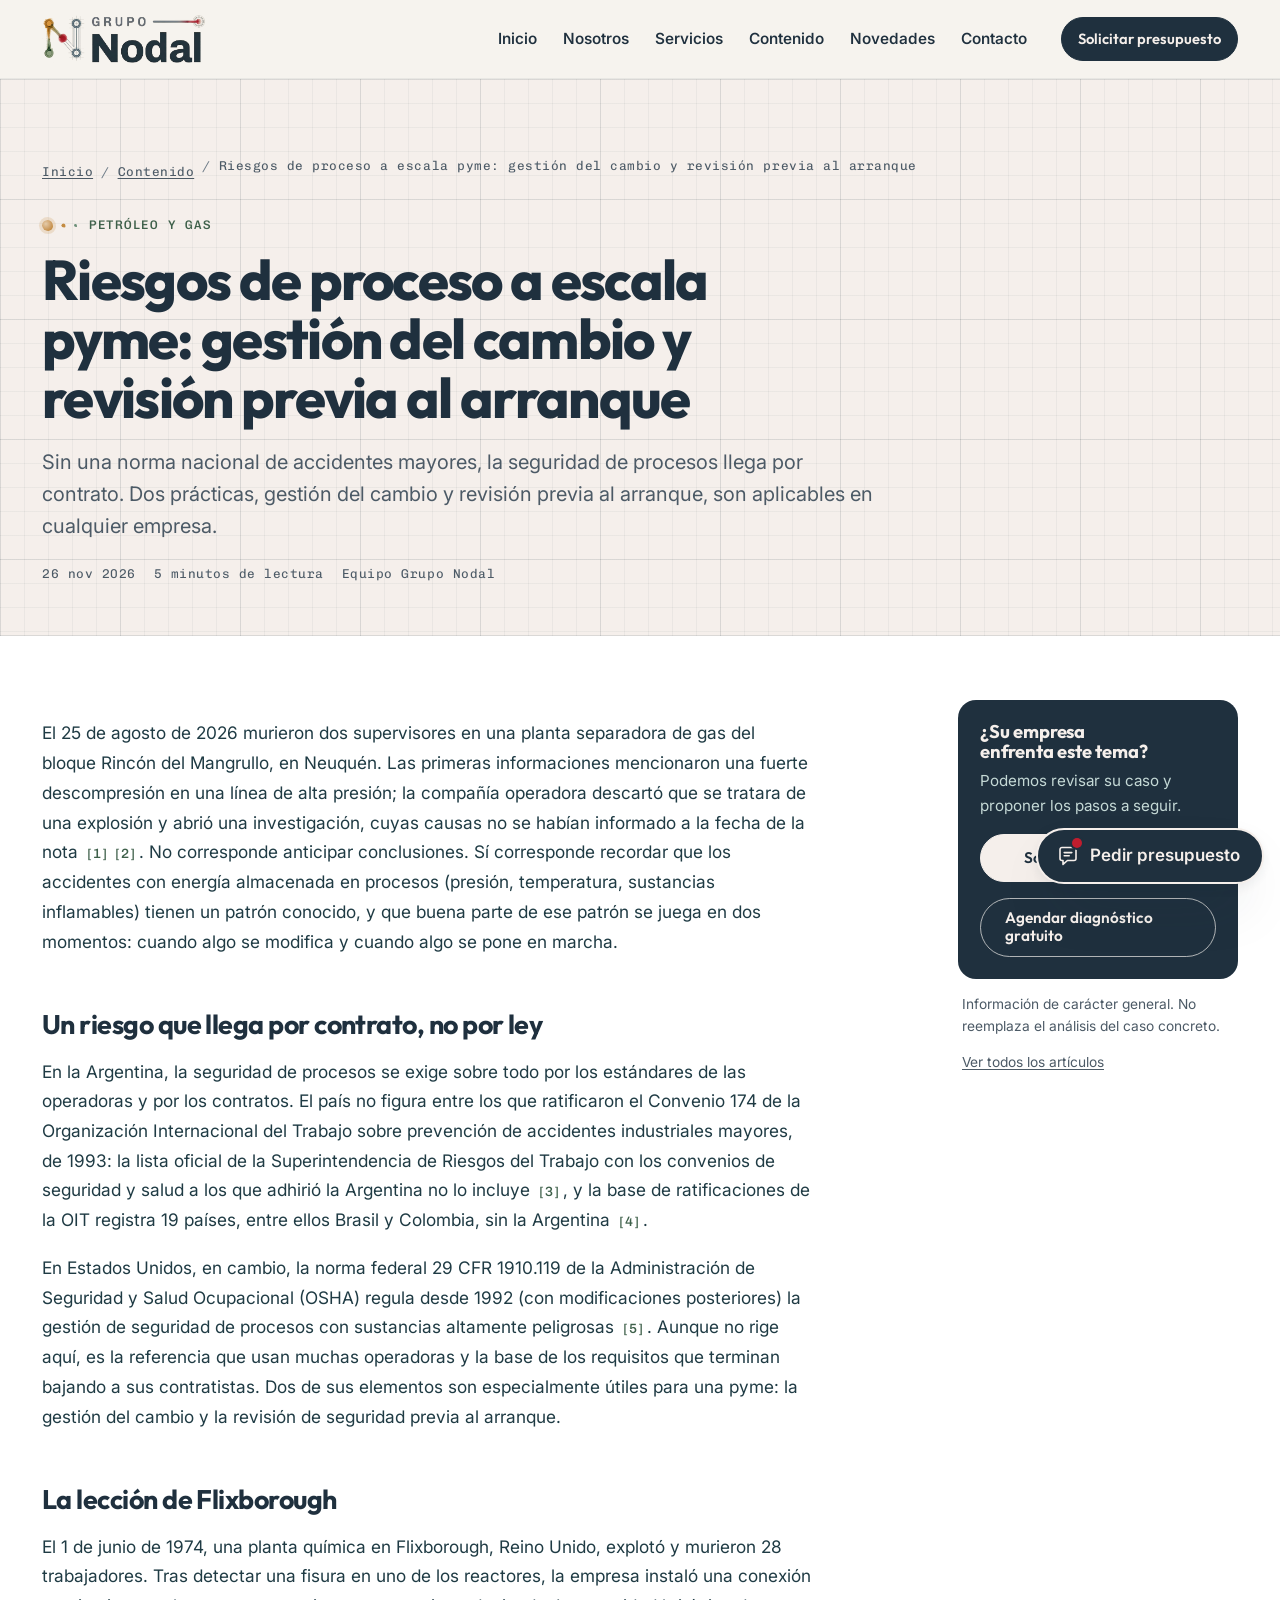
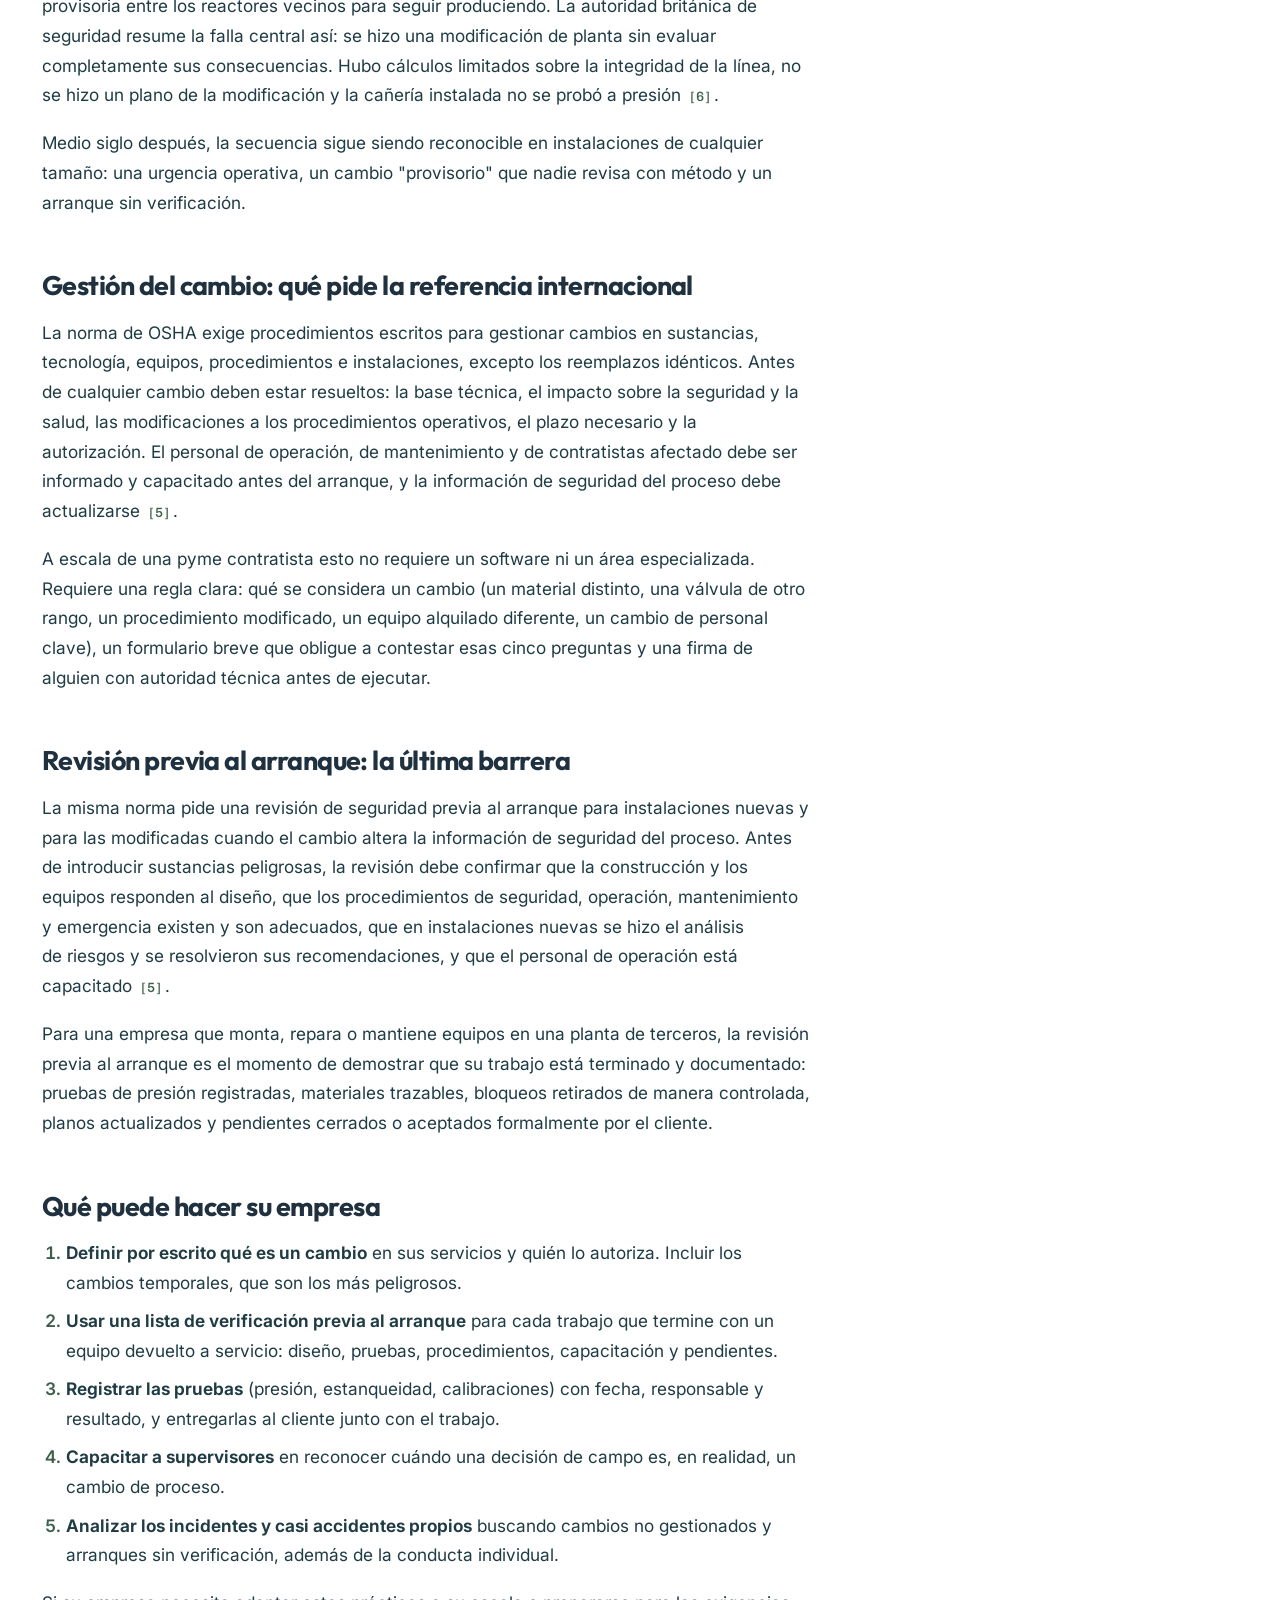
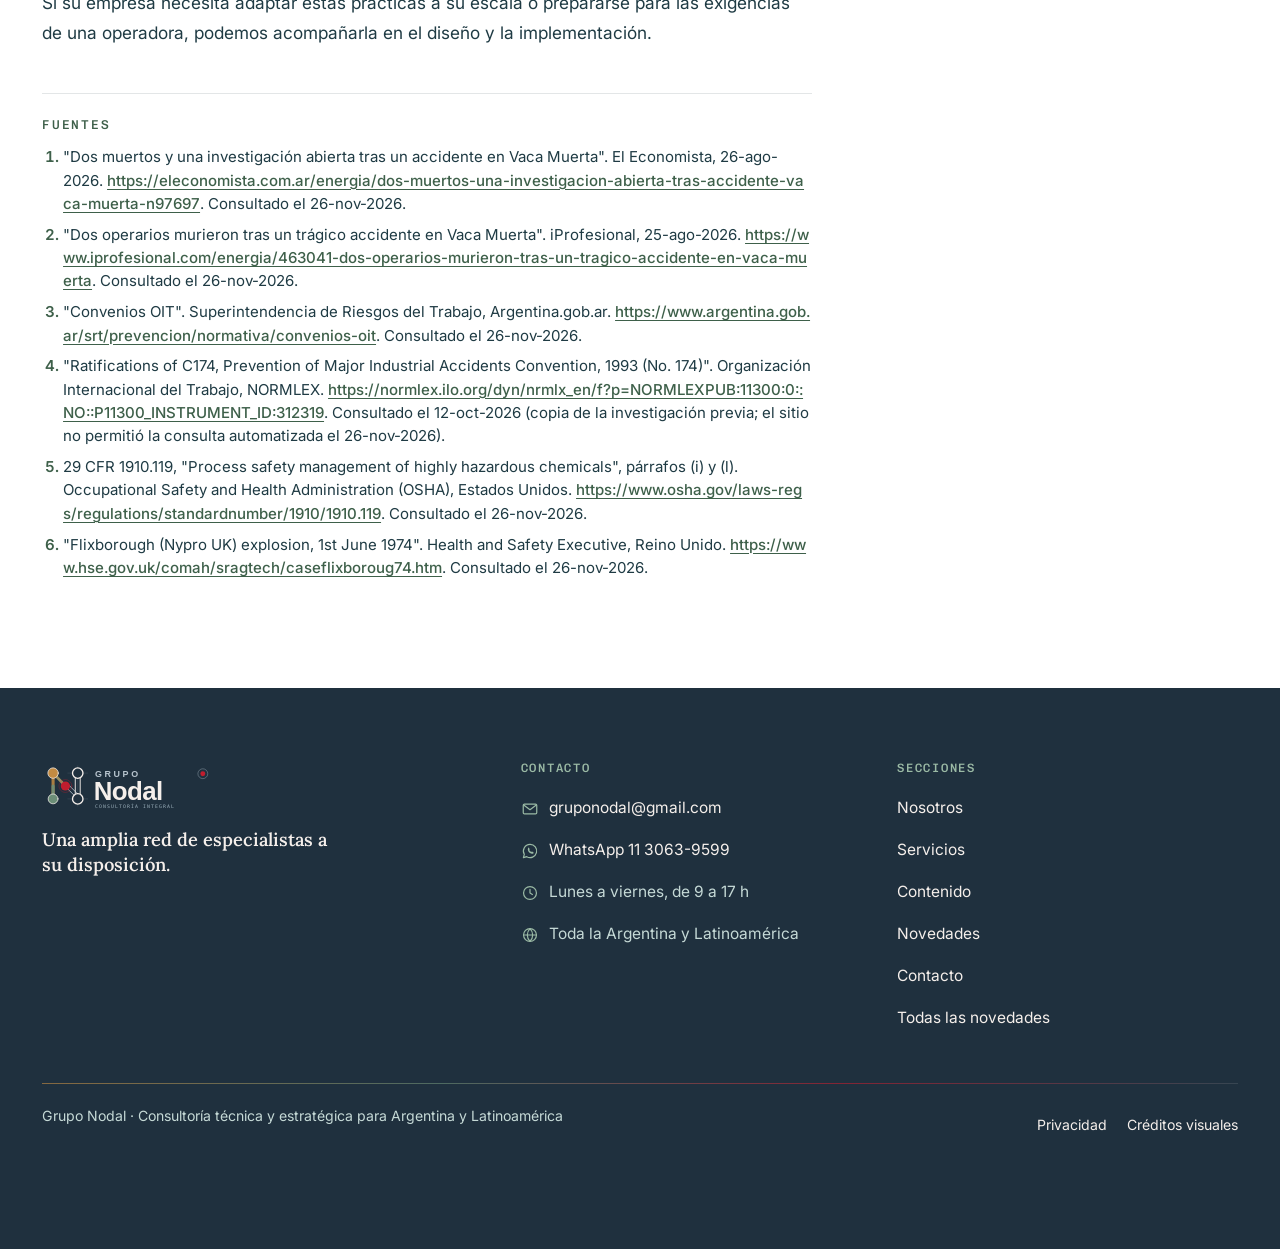
<file: contenido/seguridad-de-procesos-pyme-gestion-del-cambio-revision-previa-arranque/index.html>
<!doctype html>
<html lang="es-AR">
<head>
<meta charset="utf-8">
<meta name="viewport" content="width=device-width, initial-scale=1">
<title>Riesgos de proceso a escala pyme: gestión del cambio y revisión previa al arranque | Grupo Nodal</title>
<meta name="description" content="Sin una norma nacional de accidentes mayores, la seguridad de procesos llega por contrato. Dos prácticas, gestión del cambio y revisión previa al arranque, son aplicables en cualquier empresa.">

<link rel="canonical" href="https://gpuccini-stack.github.io/grupo-nodal-preview/contenido/seguridad-de-procesos-pyme-gestion-del-cambio-revision-previa-arranque/">
<meta property="og:type" content="article">
<meta property="og:locale" content="es_AR">
<meta property="og:site_name" content="Grupo Nodal">
<meta property="og:title" content="Riesgos de proceso a escala pyme: gestión del cambio y revisión previa al arranque | Grupo Nodal">
<meta property="og:description" content="Sin una norma nacional de accidentes mayores, la seguridad de procesos llega por contrato. Dos prácticas, gestión del cambio y revisión previa al arranque, son aplicables en cualquier empresa.">
<meta property="og:url" content="https://gpuccini-stack.github.io/grupo-nodal-preview/contenido/seguridad-de-procesos-pyme-gestion-del-cambio-revision-previa-arranque/">
<meta property="og:image" content="https://gpuccini-stack.github.io/grupo-nodal-preview/assets/img/og-grupo-nodal.png">
<meta property="og:image:width" content="1200">
<meta property="og:image:height" content="630">
<meta property="og:image:alt" content="Grupo Nodal. Su industria segura, en regla y sin sobrecostos. Conectamos especialistas en seguridad, ambiente, calidad y personas en una sola red.">
<meta name="twitter:card" content="summary_large_image">
<meta name="theme-color" content="#F5EFEB">
<link rel="icon" href="../../assets/img/favicon.svg" type="image/svg+xml">
<link rel="icon" href="../../assets/img/favicon-32.png" sizes="32x32" type="image/png">
<link rel="apple-touch-icon" href="../../assets/img/apple-touch-icon.png">
<link rel="preconnect" href="https://fonts.googleapis.com">
<link rel="preconnect" href="https://fonts.gstatic.com" crossorigin>
<link href="https://fonts.googleapis.com/css2?family=Inter:wght@400;500;600&family=Lora:wght@400;500;600&family=Outfit:wght@600;700;800&display=swap" rel="stylesheet">
<link rel="preload" href="../../assets/fonts/Archivo-variable.woff2" as="font" type="font/woff2" crossorigin>
<link rel="stylesheet" href="../../assets/css/estilos.css">
<script src="../../assets/js/datos.js" defer></script>
<script src="../../assets/js/sitio.js" defer></script>
<script type="application/ld+json">{"@context": "https://schema.org", "@type": "Article", "headline": "Riesgos de proceso a escala pyme: gestión del cambio y revisión previa al arranque", "description": "Sin una norma nacional de accidentes mayores, la seguridad de procesos llega por contrato. Dos prácticas, gestión del cambio y revisión previa al arranque, son aplicables en cualquier empresa.", "datePublished": "2026-11-26", "dateModified": "2026-11-26", "inLanguage": "es-AR", "author": {"@type": "Organization", "name": "Equipo Grupo Nodal"}, "publisher": {"@type": "Organization", "name": "Grupo Nodal", "logo": {"@type": "ImageObject", "url": "https://gpuccini-stack.github.io/grupo-nodal-preview/assets/img/icono-512.png"}}, "image": "https://gpuccini-stack.github.io/grupo-nodal-preview/assets/img/og-grupo-nodal.png", "mainEntityOfPage": "https://gpuccini-stack.github.io/grupo-nodal-preview/contenido/seguridad-de-procesos-pyme-gestion-del-cambio-revision-previa-arranque/", "keywords": "seguridad de procesos, gestión del cambio, MOC, revisión de seguridad previa al arranque, PSSR, Convenio OIT 174, petróleo y gas, pymes", "articleSection": "Petróleo y gas"}</script>
<meta name="robots" content="noindex, nofollow">
</head>
<body>
<svg class="sprite" aria-hidden="true" focusable="false" width="0" height="0"><symbol id="a-seguridad" viewBox="0 0 24 24"><path d="M12 3.2 19 5.8v5.5c0 4.5-2.9 8.1-7 9.6-4.1-1.5-7-5.1-7-9.6V5.8z"/><rect x="7.8" y="10.3" width="8.4" height="3.4" rx="1.7"/><circle class="n" cx="12" cy="12" r="1.15"/></symbol><symbol id="a-ambiente" viewBox="0 0 24 24"><path d="M6.2 13.2c0-5.1 4-8.6 12.8-9.2-.5 8.8-4.1 12.8-9.2 12.8-2 0-3.6-1.6-3.6-3.6z"/><path d="M8.6 15 14 9.6"/><path d="M3 20.2c1.5-1 3-1 4.5 0s3 1 4.5 0 3-1 4.5 0 3 1 4.5 0"/><circle class="n" cx="14" cy="9.6" r="1.25"/></symbol><symbol id="a-gestion" viewBox="0 0 24 24"><path d="M19.2 12A7.2 7.2 0 1 1 16.8 6.6"/><path d="M17.6 3.4v3.5h-3.5"/><path d="m8.8 12.3 2.2 2.2 4.1-4.3"/><circle class="n" cx="19.2" cy="12" r="1.25"/></symbol><symbol id="a-proceso" viewBox="0 0 24 24"><circle cx="12" cy="10" r="6"/><path d="m12 10 3.1-2.7"/><path d="M8.2 10h.9M12 5.9v.9M14.9 10h.9"/><path d="M12 16v2.6M3.5 18.6h17M3.5 21h17"/><circle class="n" cx="12" cy="10" r="1.2"/></symbol><symbol id="a-cultura" viewBox="0 0 24 24"><circle cx="7.6" cy="8" r="2.5"/><circle cx="16.4" cy="8" r="2.5"/><path d="M3.2 19.5c.4-3.3 2.1-5.3 4.4-5.3 1.4 0 2.6.7 3.4 2M20.8 19.5c-.4-3.3-2.1-5.3-4.4-5.3-1.4 0-2.6.7-3.4 2"/><path d="M10.1 8h3.8"/><circle class="n" cx="12" cy="17.6" r="1.25"/></symbol><symbol id="a-sostenibilidad" viewBox="0 0 24 24"><path d="M4.6 12a7.4 7.4 0 0 1 12.6-5.2"/><path d="M17.6 3.5v3.4h-3.4"/><path d="M19.4 12a7.4 7.4 0 0 1-12.6 5.2"/><path d="M6.4 20.5v-3.4h3.4"/><path d="M12 16v-4.6"/><path d="M12 11.4c0-2 1.3-3.2 3.3-3.2 0 2-1.3 3.2-3.3 3.2zM12 12.8c0-1.6-1.1-2.7-2.8-2.7 0 1.6 1.1 2.7 2.8 2.7z"/><circle class="n" cx="12" cy="16" r="1.15"/></symbol><symbol id="a-cumplimiento" viewBox="0 0 24 24"><path d="M13.5 3.2H7a1 1 0 0 0-1 1v15.6a1 1 0 0 0 1 1h4.6"/><path d="M13.5 3.2 18 7.7v3.4"/><path d="M13.5 3.2v4.5H18"/><path d="M8.8 10.4h5M8.8 13.4h3"/><circle cx="16.4" cy="16.4" r="3"/><path d="m15 19.1-.6 2.4 2-.9 2 .9-.6-2.4"/><circle class="n" cx="16.4" cy="16.4" r="1.1"/></symbol><symbol id="a-datos" viewBox="0 0 24 24"><rect x="6.6" y="6.6" width="10.8" height="10.8" rx="2.2"/><path d="M10 3.6v3M14 3.6v3M10 17.4v3M14 17.4v3M3.6 10h3M3.6 14h3M17.4 10h3M17.4 14h3"/><circle cx="12" cy="12" r="2.6"/><circle class="n" cx="12" cy="12" r="1.05"/></symbol><symbol id="a-obras" viewBox="0 0 24 24"><path d="M7.5 21V4.2"/><path d="M3.4 7h17.2"/><path d="M7.5 4.2 3.8 7M7.5 4.2 15 7"/><path d="M17 7v5"/><rect x="15.2" y="12" width="3.6" height="3" rx=".5"/><path d="M4.2 21h6.6"/><path d="M7.5 10.5h0M7.5 14h0"/><circle class="n" cx="7.5" cy="4.2" r="1.2"/></symbol><symbol id="a-emergencias" viewBox="0 0 24 24"><rect x="3.6" y="3.6" width="16.8" height="16.8" rx="3.2"/><path d="M12 17.4c-2.2 0-3.7-1.5-3.7-3.5 0-2.5 2.3-3.4 2.3-6.1 1.8.9 2.9 2.3 3.1 3.9.4-.4.7-1 .7-1.7.8.9 1.3 2.2 1.3 3.5 0 2.3-1.5 3.9-3.7 3.9z"/><circle class="n" cx="12" cy="14.4" r="1.15"/></symbol><symbol id="s-petroleo" viewBox="0 0 24 24"><path d="M3 20.5h18"/><path d="m9.2 20.5 3-10.6 3 10.6"/><path d="M4.6 9.8 19 6.2"/><path d="M19 6.2l1.4 2.4-1.2 3"/><path d="M5.4 9.6V17"/><path d="M3.8 17h3.2v3.5"/><circle class="n" cx="12.2" cy="8.3" r="1.2"/></symbol><symbol id="s-mineria" viewBox="0 0 24 24"><path d="M2.5 20h19"/><path d="m3.5 20 5.8-11 3.8 5.6 2.8-4.2 4.6 9.6"/><path d="M6.8 15.2h5.2M13.5 16.8h4.2"/><circle class="n" cx="9.3" cy="9" r="1.2"/></symbol><symbol id="s-quimica" viewBox="0 0 24 24"><path d="M9.4 3.2h5.2"/><path d="M10.4 3.2v6L5.6 18.3a1.6 1.6 0 0 0 1.4 2.4h10a1.6 1.6 0 0 0 1.4-2.4L13.6 9.2v-6"/><path d="M7.6 14.6h8.8"/><circle class="n" cx="12.6" cy="17.4" r="1.1"/></symbol><symbol id="s-metalurgica" viewBox="0 0 24 24"><path d="M5 4.5h14v3h-5.2v9H19v3H5v-3h5.2v-9H5z"/><circle class="n" cx="12" cy="12" r="1.1"/></symbol><symbol id="s-construccion" viewBox="0 0 24 24"><path d="M3 20.5h18"/><path d="M5 20.5V7.5h14v13"/><path d="M5 11.8h14M5 16.1h14"/><path d="M9.7 7.5v13M14.3 7.5v13"/><path d="M4 7.5 12 3.5l8 4"/><circle class="n" cx="12" cy="3.5" r="1.15"/></symbol><symbol id="s-consumo" viewBox="0 0 24 24"><path d="M3 4.2h2.4l2.1 10.6h10l1.9-7.3H6.4"/><circle cx="9" cy="18.8" r="1.5"/><circle cx="16.6" cy="18.8" r="1.5"/><circle class="n" cx="12.6" cy="11.2" r="1.1"/></symbol><symbol id="s-packaging" viewBox="0 0 24 24"><path d="M12 3.2 20 7.6v8.8L12 20.8l-8-4.4V7.6z"/><path d="M4 7.6 12 12l8-4.4"/><path d="M12 12v8.8"/><path d="m8 5.4 8 4.4"/><circle class="n" cx="12" cy="12" r="1.15"/></symbol><symbol id="s-alimentos" viewBox="0 0 24 24"><path d="M12 21V6.5"/><path d="M12 9.6c-1.9-.4-3-1.8-3-3.9 1.9.4 3 1.8 3 3.9zM12 9.6c1.9-.4 3-1.8 3-3.9-1.9.4-3 1.8-3 3.9zM12 13.8c-1.9-.4-3-1.8-3-3.9 1.9.4 3 1.8 3 3.9zM12 13.8c1.9-.4 3-1.8 3-3.9-1.9.4-3 1.8-3 3.9zM12 18c-1.9-.4-3-1.8-3-3.9 1.9.4 3 1.8 3 3.9zM12 18c1.9-.4 3-1.8 3-3.9-1.9.4-3 1.8-3 3.9z"/><circle class="n" cx="12" cy="4.2" r="1.15"/></symbol><symbol id="s-transporte" viewBox="0 0 24 24"><path d="M2.8 6h11v10.2h-11z"/><path d="M13.8 9.2h3.9l3.5 3.6v3.4h-7.4"/><circle cx="6.8" cy="17.6" r="1.7"/><circle cx="17.2" cy="17.6" r="1.7"/><circle class="n" cx="8.3" cy="11.1" r="1.15"/></symbol><symbol id="u-whatsapp" viewBox="0 0 24 24"><path d="M12 3.2a8.8 8.8 0 0 0-7.6 13.2L3.2 20.8l4.5-1.2A8.8 8.8 0 1 0 12 3.2z"/><path class="f" d="M9.1 7.9c.2-.4.4-.4.7-.4h.5c.2 0 .4.1.5.4l.7 1.7c.1.2 0 .5-.1.6l-.5.6c.6 1.1 1.5 2 2.6 2.6l.6-.5c.2-.1.4-.2.6-.1l1.7.7c.3.1.4.3.4.5v.5c0 .3-.1.6-.4.8-.5.3-1.2.5-1.9.4-2.6-.4-5-2.8-5.4-5.4-.1-.7.1-1.5.4-2z"/></symbol><symbol id="u-correo" viewBox="0 0 24 24"><rect x="3" y="5.5" width="18" height="13" rx="1.6"/><path d="m3.6 6.6 8.4 6.4 8.4-6.4"/></symbol><symbol id="u-telefono" viewBox="0 0 24 24"><path d="M6.6 3.5h2.6l1.4 4-1.9 1.3a11 11 0 0 0 6.5 6.5l1.3-1.9 4 1.4v2.6c0 1-.8 1.8-1.8 1.8C10.9 19.2 4.8 13.1 4.8 5.3c0-1 .8-1.8 1.8-1.8z"/></symbol><symbol id="u-reloj" viewBox="0 0 24 24"><circle cx="12" cy="12" r="8.6"/><path d="M12 7.2V12l3.2 2"/></symbol><symbol id="u-ubicacion" viewBox="0 0 24 24"><path d="M12 21s-6.4-5.6-6.4-11a6.4 6.4 0 0 1 12.8 0c0 5.4-6.4 11-6.4 11z"/><circle cx="12" cy="10" r="2.3"/></symbol><symbol id="u-calendario" viewBox="0 0 24 24"><rect x="3.6" y="5" width="16.8" height="15.4" rx="2"/><path d="M3.6 9.6h16.8M8 3v4M16 3v4"/><path d="m9.2 14.6 2 2 3.8-3.8"/></symbol><symbol id="u-flecha" viewBox="0 0 24 24"><path d="M4.5 12h14.5M13.5 6.5 19 12l-5.5 5.5"/></symbol><symbol id="u-externo" viewBox="0 0 24 24"><path d="M13.5 4.5h6v6M19.5 4.5l-8.5 8.5"/><path d="M17.5 13.5v5a1 1 0 0 1-1 1h-11a1 1 0 0 1-1-1v-11a1 1 0 0 1 1-1h5"/></symbol><symbol id="u-buscar" viewBox="0 0 24 24"><circle cx="10.6" cy="10.6" r="6.2"/><path d="m15.2 15.2 5.2 5.2"/></symbol><symbol id="u-globo" viewBox="0 0 24 24"><path d="M4 5.5a2 2 0 0 1 2-2h12a2 2 0 0 1 2 2v9a2 2 0 0 1-2 2h-6.6L7 20.4v-3.9H6a2 2 0 0 1-2-2z"/><path d="M8.2 8.6h7.6M8.2 11.8h5"/></symbol><symbol id="u-cerrar" viewBox="0 0 24 24"><path d="m6 6 12 12M18 6 6 18"/></symbol><symbol id="u-mas" viewBox="0 0 24 24"><path d="M12 5v14M5 12h14"/></symbol><symbol id="u-linkedin" viewBox="0 0 24 24"><rect x="3.5" y="3.5" width="17" height="17" rx="1.6"/><path d="M8 10.5V17M12 17v-3.6c0-1.6 1-2.6 2.3-2.6s2 .9 2 2.6V17M12 10.5V17"/><circle class="f" cx="8" cy="7.6" r="1.1"/></symbol><symbol id="u-documento" viewBox="0 0 24 24"><path d="M14 3.5H7a1 1 0 0 0-1 1v15a1 1 0 0 0 1 1h10a1 1 0 0 0 1-1V7.5z"/><path d="M14 3.5v4h4M9 12h6M9 15.5h6"/></symbol><symbol id="u-guardar" viewBox="0 0 24 24"><circle cx="9.5" cy="8" r="3.6"/><path d="M2.8 20c.6-3.6 3.4-5.6 6.7-5.6 1.6 0 3.1.5 4.2 1.4M18 13v7M14.5 16.5h7"/></symbol><symbol id="u-web" viewBox="0 0 24 24"><circle cx="12" cy="12" r="8.6"/><path d="M3.6 12h16.8M12 3.4c2.4 2.4 3.6 5.3 3.6 8.6s-1.2 6.2-3.6 8.6c-2.4-2.4-3.6-5.3-3.6-8.6S9.6 5.8 12 3.4z"/></symbol><symbol id="u-ahorro" viewBox="0 0 24 24"><path d="M4 17.5 9.5 12l4 3.6L20 7.5"/><path d="M15.2 7.5H20v4.8"/><circle class="n" cx="9.5" cy="12" r="1.3"/></symbol><symbol id="u-continuidad" viewBox="0 0 24 24"><path d="M12 3.2 19 6v5.2c0 4.4-2.9 8-7 9.6-4.1-1.6-7-5.2-7-9.6V6z"/><path d="m8.8 12.2 2.2 2.2 4.4-4.4"/></symbol><symbol id="u-tranquilidad" viewBox="0 0 24 24"><circle cx="12" cy="12" r="8.4"/><path d="m8.6 12.4 2.3 2.3 4.6-4.8"/><circle class="n" cx="12" cy="3.6" r="1.3"/></symbol><symbol id="u-reiniciar" viewBox="0 0 24 24"><path d="M4.8 12a7.2 7.2 0 1 1 2.1 5.1"/><path d="M4.8 17.5v-4.2H9"/></symbol><symbol id="u-check" viewBox="0 0 24 24"><path d="m5.5 12.5 4.2 4.2 8.8-9.2"/></symbol></svg><a class="saltar" href="#contenido-principal">Saltar al contenido</a>
<header class="cabecera">
<div class="contenedor cabecera__in">
<a class="marca" href="../../#inicio"><img src="../../assets/img/logo-nodal-nav.png" alt="Grupo Nodal, ir al inicio" width="144" height="52"></a>
<nav class="nav nav--interna" aria-label="Secciones"><ul><li><a href="../../#inicio">Inicio</a></li><li><a href="../../#nosotros">Nosotros</a></li><li><a href="../../#servicios">Servicios</a></li><li><a href="../../#contenido">Contenido</a></li><li><a href="../../#novedades">Novedades</a></li><li><a href="../../#contacto">Contacto</a></li></ul></nav>
<a class="btn btn--chico cabecera__cta" href="../../#presupuesto" data-abrir-presupuesto>Solicitar presupuesto</a>
<details class="menu-movil">
<summary aria-label="Menú de secciones"><span class="menu-movil__lineas" aria-hidden="true"></span><span>Menú</span></summary>
<nav class="menu-movil__panel" aria-label="Secciones (menú)"><ul><li><a href="../../#inicio">Inicio</a></li><li><a href="../../#nosotros">Nosotros</a></li><li><a href="../../#servicios">Servicios</a></li><li><a href="../../#contenido">Contenido</a></li><li><a href="../../#novedades">Novedades</a></li><li><a href="../../#contacto">Contacto</a></li></ul>
<a class="btn" href="../../#presupuesto" data-abrir-presupuesto>Solicitar presupuesto</a></nav>
</details>
</div>
<div class="cabecera__progreso" aria-hidden="true"></div>
</header>
<main id="contenido-principal"><div class="cabeza-pagina plano cat-petroleo"><div class="contenedor">
<nav class="migas" aria-label="Ruta de navegación"><ol><li><a href="../../">Inicio</a></li><li><a href="../../#contenido">Contenido</a></li><li aria-current="page">Riesgos de proceso a escala pyme: gestión del cambio y revisión previa al arranque</li></ol></nav>
<p class="antetitulo">Petróleo y gas</p>
<h1>Riesgos de proceso a escala pyme: gestión del cambio y revisión previa al arranque</h1>
<p class="bajada">Sin una norma nacional de accidentes mayores, la seguridad de procesos llega por contrato. Dos prácticas, gestión del cambio y revisión previa al arranque, son aplicables en cualquier empresa.</p>
<p class="articulo__meta"><time datetime="2026-11-26">26 nov 2026</time><span>5 minutos de lectura</span><span>Equipo Grupo Nodal</span></p>
</div></div>
<div class="articulo-cuerpo"><div class="contenedor articulo__grid">
<article class="prosa" aria-labelledby="t-art">
<h2 id="t-art" class="solo-lectores">Riesgos de proceso a escala pyme: gestión del cambio y revisión previa al arranque</h2>
<p>El 25 de agosto de 2026 murieron dos supervisores en una planta separadora de gas del bloque Rincón del Mangrullo, en Neuquén. Las primeras informaciones mencionaron una fuerte descompresión en una línea de alta presión; la compañía operadora descartó que se tratara de una explosión y abrió una investigación, cuyas causas no se habían informado a la fecha de la nota <a class="cita" href="#fuente-1" aria-label="Fuente 1">[1]</a><a class="cita" href="#fuente-2" aria-label="Fuente 2">[2]</a>. No corresponde anticipar conclusiones. Sí corresponde recordar que los accidentes con energía almacenada en procesos (presión, temperatura, sustancias inflamables) tienen un patrón conocido, y que buena parte de ese patrón se juega en dos momentos: cuando algo se modifica y cuando algo se pone en marcha.</p>
<h2 id="un-riesgo-que-llega-por-contrato-no-por-ley">Un riesgo que llega por contrato, no por ley</h2>
<p>En la Argentina, la seguridad de procesos se exige sobre todo por los estándares de las operadoras y por los contratos. El país no figura entre los que ratificaron el Convenio 174 de la Organización Internacional del Trabajo sobre prevención de accidentes industriales mayores, de 1993: la lista oficial de la Superintendencia de Riesgos del Trabajo con los convenios de seguridad y salud a los que adhirió la Argentina no lo incluye <a class="cita" href="#fuente-3" aria-label="Fuente 3">[3]</a>, y la base de ratificaciones de la OIT registra 19 países, entre ellos Brasil y Colombia, sin la Argentina <a class="cita" href="#fuente-4" aria-label="Fuente 4">[4]</a>.</p>
<p>En Estados Unidos, en cambio, la norma federal 29 CFR 1910.119 de la Administración de Seguridad y Salud Ocupacional (OSHA) regula desde 1992 (con modificaciones posteriores) la gestión de seguridad de procesos con sustancias altamente peligrosas <a class="cita" href="#fuente-5" aria-label="Fuente 5">[5]</a>. Aunque no rige aquí, es la referencia que usan muchas operadoras y la base de los requisitos que terminan bajando a sus contratistas. Dos de sus elementos son especialmente útiles para una pyme: la gestión del cambio y la revisión de seguridad previa al arranque.</p>
<h2 id="la-leccion-de-flixborough">La lección de Flixborough</h2>
<p>El 1 de junio de 1974, una planta química en Flixborough, Reino Unido, explotó y murieron 28 trabajadores. Tras detectar una fisura en uno de los reactores, la empresa instaló una conexión provisoria entre los reactores vecinos para seguir produciendo. La autoridad británica de seguridad resume la falla central así: se hizo una modificación de planta sin evaluar completamente sus consecuencias. Hubo cálculos limitados sobre la integridad de la línea, no se hizo un plano de la modificación y la cañería instalada no se probó a presión <a class="cita" href="#fuente-6" aria-label="Fuente 6">[6]</a>.</p>
<p>Medio siglo después, la secuencia sigue siendo reconocible en instalaciones de cualquier tamaño: una urgencia operativa, un cambio "provisorio" que nadie revisa con método y un arranque sin verificación.</p>
<h2 id="gestion-del-cambio-que-pide-la-referencia-internacional">Gestión del cambio: qué pide la referencia internacional</h2>
<p>La norma de OSHA exige procedimientos escritos para gestionar cambios en sustancias, tecnología, equipos, procedimientos e instalaciones, excepto los reemplazos idénticos. Antes de cualquier cambio deben estar resueltos: la base técnica, el impacto sobre la seguridad y la salud, las modificaciones a los procedimientos operativos, el plazo necesario y la autorización. El personal de operación, de mantenimiento y de contratistas afectado debe ser informado y capacitado antes del arranque, y la información de seguridad del proceso debe actualizarse <a class="cita" href="#fuente-5" aria-label="Fuente 5">[5]</a>.</p>
<p>A escala de una pyme contratista esto no requiere un software ni un área especializada. Requiere una regla clara: qué se considera un cambio (un material distinto, una válvula de otro rango, un procedimiento modificado, un equipo alquilado diferente, un cambio de personal clave), un formulario breve que obligue a contestar esas cinco preguntas y una firma de alguien con autoridad técnica antes de ejecutar.</p>
<h2 id="revision-previa-al-arranque-la-ultima-barrera">Revisión previa al arranque: la última barrera</h2>
<p>La misma norma pide una revisión de seguridad previa al arranque para instalaciones nuevas y para las modificadas cuando el cambio altera la información de seguridad del proceso. Antes de introducir sustancias peligrosas, la revisión debe confirmar que la construcción y los equipos responden al diseño, que los procedimientos de seguridad, operación, mantenimiento y emergencia existen y son adecuados, que en instalaciones nuevas se hizo el análisis de riesgos y se resolvieron sus recomendaciones, y que el personal de operación está capacitado <a class="cita" href="#fuente-5" aria-label="Fuente 5">[5]</a>.</p>
<p>Para una empresa que monta, repara o mantiene equipos en una planta de terceros, la revisión previa al arranque es el momento de demostrar que su trabajo está terminado y documentado: pruebas de presión registradas, materiales trazables, bloqueos retirados de manera controlada, planos actualizados y pendientes cerrados o aceptados formalmente por el cliente.</p>
<h2 id="que-puede-hacer-su-empresa">Qué puede hacer su empresa</h2>
<ol><li><strong>Definir por escrito qué es un cambio</strong> en sus servicios y quién lo autoriza. Incluir los cambios temporales, que son los más peligrosos.</li><li><strong>Usar una lista de verificación previa al arranque</strong> para cada trabajo que termine con un equipo devuelto a servicio: diseño, pruebas, procedimientos, capacitación y pendientes.</li><li><strong>Registrar las pruebas</strong> (presión, estanqueidad, calibraciones) con fecha, responsable y resultado, y entregarlas al cliente junto con el trabajo.</li><li><strong>Capacitar a supervisores</strong> en reconocer cuándo una decisión de campo es, en realidad, un cambio de proceso.</li><li><strong>Analizar los incidentes y casi accidentes propios</strong> buscando cambios no gestionados y arranques sin verificación, además de la conducta individual.</li></ol>
<p>Si su empresa necesita adaptar estas prácticas a su escala o prepararse para las exigencias de una operadora, podemos acompañarla en el diseño y la implementación.</p>
<section class="fuentes" aria-labelledby="t-fuentes"><h2 id="t-fuentes">Fuentes</h2><ol><li id="fuente-1">"Dos muertos y una investigación abierta tras un accidente en Vaca Muerta". El Economista, 26-ago-2026. <a href="https://eleconomista.com.ar/energia/dos-muertos-una-investigacion-abierta-tras-accidente-vaca-muerta-n97697">https://eleconomista.com.ar/energia/dos-muertos-una-investigacion-abierta-tras-accidente-vaca-muerta-n97697</a>. Consultado el 26-nov-2026.</li><li id="fuente-2">"Dos operarios murieron tras un trágico accidente en Vaca Muerta". iProfesional, 25-ago-2026. <a href="https://www.iprofesional.com/energia/463041-dos-operarios-murieron-tras-un-tragico-accidente-en-vaca-muerta">https://www.iprofesional.com/energia/463041-dos-operarios-murieron-tras-un-tragico-accidente-en-vaca-muerta</a>. Consultado el 26-nov-2026.</li><li id="fuente-3">"Convenios OIT". Superintendencia de Riesgos del Trabajo, Argentina.gob.ar. <a href="https://www.argentina.gob.ar/srt/prevencion/normativa/convenios-oit">https://www.argentina.gob.ar/srt/prevencion/normativa/convenios-oit</a>. Consultado el 26-nov-2026.</li><li id="fuente-4">"Ratifications of C174, Prevention of Major Industrial Accidents Convention, 1993 (No. 174)". Organización Internacional del Trabajo, NORMLEX. <a href="https://normlex.ilo.org/dyn/nrmlx_en/f?p=NORMLEXPUB:11300:0::NO::P11300_INSTRUMENT_ID:312319">https://normlex.ilo.org/dyn/nrmlx_en/f?p=NORMLEXPUB:11300:0::NO::P11300_INSTRUMENT_ID:312319</a>. Consultado el 12-oct-2026 (copia de la investigación previa; el sitio no permitió la consulta automatizada el 26-nov-2026).</li><li id="fuente-5">29 CFR 1910.119, "Process safety management of highly hazardous chemicals", párrafos (i) y (l). Occupational Safety and Health Administration (OSHA), Estados Unidos. <a href="https://www.osha.gov/laws-regs/regulations/standardnumber/1910/1910.119">https://www.osha.gov/laws-regs/regulations/standardnumber/1910/1910.119</a>. Consultado el 26-nov-2026.</li><li id="fuente-6">"Flixborough (Nypro UK) explosion, 1st June 1974". Health and Safety Executive, Reino Unido. <a href="https://www.hse.gov.uk/comah/sragtech/caseflixboroug74.htm">https://www.hse.gov.uk/comah/sragtech/caseflixboroug74.htm</a>. Consultado el 26-nov-2026.</li></ol></section>
</article>
<aside class="lateral" aria-label="Consultas">
<div class="lateral__caja oscuro"><h2>¿Su empresa enfrenta este tema?</h2><p>Podemos revisar su caso y proponer los pasos a seguir.</p>
<a class="btn btn--claro" href="../../#presupuesto" data-abrir-presupuesto data-servicio="Consulta por el artículo: Riesgos de proceso a escala pyme: gestión del cambio y revisión previa al arranque">Solicitar presupuesto</a>
<a class="btn btn--linea-clara" href="../../#agenda" data-agenda>Agendar diagnóstico gratuito</a></div>
<p class="lateral__nota">Información de carácter general. No reemplaza el análisis del caso concreto.</p>
<p class="lateral__nota"><a href="../../#contenido">Ver todos los artículos</a></p>
</aside>
</div></div></main>
<footer class="pie oscuro">
<div class="contenedor">
<div class="pie__grid">
<div class="pie__marca">
<img src="../../assets/img/logo-nodal-claro.svg" alt="Grupo Nodal" width="236" height="64" loading="lazy">
<p class="pie__lema bajada-serif">Una amplia red de especialistas a su disposición.</p>
</div>
<div>
<h2>Contacto</h2>
<ul>
<li><a href="mailto:gruponodal@gmail.com" data-correo="Consulta desde el sitio web"><svg class="ic" aria-hidden="true" focusable="false"><use href="#u-correo"/></svg><span data-dato="correo">gruponodal@gmail.com</span></a></li>
<li><a href="https://wa.me/5491130639599" data-wa=""><svg class="ic" aria-hidden="true" focusable="false"><use href="#u-whatsapp"/></svg>WhatsApp 11 3063-9599</a></li>
<li><span><svg class="ic" aria-hidden="true" focusable="false"><use href="#u-reloj"/></svg><span data-dato="horario">Lunes a viernes, de 9 a 17 h</span></span></li>
<li><span><svg class="ic" aria-hidden="true" focusable="false"><use href="#u-web"/></svg><span data-dato="alcance">Toda la Argentina y Latinoamérica</span></span></li>
<li hidden><a href="#" data-linkedin><svg class="ic" aria-hidden="true" focusable="false"><use href="#u-linkedin"/></svg>LinkedIn</a></li>
</ul>
</div>
<div>
<h2>Secciones</h2>
<ul><li><a href="../../#nosotros">Nosotros</a></li><li><a href="../../#servicios">Servicios</a></li><li><a href="../../#contenido">Contenido</a></li><li><a href="../../#novedades">Novedades</a></li><li><a href="../../#contacto">Contacto</a></li>
<li><a href="../../novedades/">Todas las novedades</a></li></ul>
</div>
</div>
<div class="pie__base">
<p>Grupo Nodal · Consultoría técnica y estratégica para Argentina y Latinoamérica</p>
<ul><li><a href="../../privacidad/">Privacidad</a></li><li><a href="../../privacidad/#creditos">Créditos visuales</a></li></ul>
</div>
</div>
</footer>
<a class="globito" href="../../#presupuesto" data-abrir-presupuesto>
<span class="globito__punto" aria-hidden="true"></span><svg class="ic" aria-hidden="true" focusable="false"><use href="#u-globo"/></svg><span class="globito__texto">Pedir presupuesto</span></a>
<dialog class="dialogo" id="dialogo-presupuesto" aria-labelledby="t-dialogo">
<div class="dialogo__cabeza"><h2 id="t-dialogo">Solicitar presupuesto</h2>
<button class="dialogo__cerrar" type="button" data-cerrar-dialogo aria-label="Cerrar"><svg class="ic" aria-hidden="true" focusable="false"><use href="#u-cerrar"/></svg></button></div>
<div class="dialogo__cuerpo">
<div class="dialogo__alt"><span>¿Prefiere escribir directamente?</span><a href="https://wa.me/5491130639599" data-wa-dialogo target="_blank" rel="noopener"><svg class="ic" aria-hidden="true" focusable="false"><use href="#u-whatsapp"/></svg>Consultar por WhatsApp<span class="solo-lectores"> (abre en otra pestaña)</span></a></div>
<form class="form" novalidate aria-describedby="d-req">
<p class="campo--ancho campo__ayuda" id="d-req">Los campos con <span class="req" aria-hidden="true">*</span><span class="solo-lectores">asterisco</span> son obligatorios.</p>
<div class="campo"><label for="d-nombre">Nombre y apellido <span class="req" aria-hidden="true">*</span></label><input id="d-nombre" name="nombre" type="text" required aria-required="true" autocomplete="name" aria-describedby="d-err-nombre"><span class="campo__error" id="d-err-nombre" data-error-de="nombre"></span></div>
<div class="campo"><label for="d-empresa">Empresa</label><input id="d-empresa" name="empresa" type="text" autocomplete="organization" aria-describedby="d-err-empresa"><span class="campo__error" id="d-err-empresa" data-error-de="empresa"></span></div>
<div class="campo"><label for="d-correo">Correo electrónico <span class="req" aria-hidden="true">*</span></label><input id="d-correo" name="correo" type="email" required aria-required="true" autocomplete="email" aria-describedby="d-err-correo"><span class="campo__error" id="d-err-correo" data-error-de="correo"></span></div>
<div class="campo"><label for="d-telefono">Teléfono</label><input id="d-telefono" name="telefono" type="tel" autocomplete="tel" aria-describedby="d-err-telefono"><span class="campo__error" id="d-err-telefono" data-error-de="telefono"></span></div>
<div class="campo"><label for="d-localidad">País / Provincia o ciudad</label><input id="d-localidad" name="localidad" type="text" autocomplete="address-level2" aria-describedby="d-err-localidad"><span class="campo__error" id="d-err-localidad" data-error-de="localidad"></span></div>
<div class="campo"><label for="d-personas">Cantidad de personas en la empresa</label>
<select id="d-personas" name="personas"><option value="">Elegir</option><option>Hasta 10</option><option>De 11 a 50</option><option>De 51 a 200</option><option>De 201 a 500</option><option>Más de 500</option></select></div>
<div class="campo campo--ancho"><label for="d-area">Área de servicio <span class="req" aria-hidden="true">*</span></label>
<select id="d-area" name="area" required aria-required="true" aria-describedby="d-err-area"><option value="">Elegir un área</option><option value="diagnostico-express">Diagnóstico express gratuito</option><option value="seguridad-higiene">Seguridad e Higiene en el Trabajo</option><option value="medio-ambiente">Medio Ambiente</option><option value="sistemas-de-gestion">Sistemas de Gestión, Calidad e Inocuidad</option><option value="riesgos-de-proceso">Riesgos de Proceso y Seguridad Industrial</option><option value="cultura-factor-humano">Cultura de Seguridad y Factor Humano</option><option value="sostenibilidad">Sostenibilidad y Responsabilidad Social</option><option value="cumplimiento-normativo">Cumplimiento Normativo, Gobernanza, Trámites y Finanzas Ambientales</option><option value="seguridad-4-0">Seguridad 4.0: Datos, Automatización e IA</option><option value="obras-contratistas">Obras, Contratistas y Proveedores</option><option value="emergencias-patrimonial">Emergencias, Protección Patrimonial y Servicios Complementarios</option><option value="otro">Otro o no estoy seguro</option></select>
<span class="campo__error" id="d-err-area" data-error-de="area"></span></div>
<div class="campo campo--ancho"><label for="d-servicio">Servicio específico</label><span class="campo__ayuda" id="d-ayuda-servicio">Opcional. Se completa solo si eligió un servicio o vino desde el chequeo interactivo.</span><input id="d-servicio" name="servicio" type="text" aria-describedby="d-err-servicio d-ayuda-servicio"><span class="campo__error" id="d-err-servicio" data-error-de="servicio"></span></div>
<div class="campo campo--ancho"><label for="d-mensaje">Mensaje</label>
<textarea id="d-mensaje" name="mensaje" rows="4" placeholder="Qué necesita resolver, plazos o requerimientos que ya tiene."></textarea></div>
<div class="campo campo--ancho campo-check-envoltura"><div class="campo campo--check">
<input id="d-consentimiento" name="consentimiento" type="checkbox" required aria-required="true" aria-describedby="d-err-consentimiento">
<label for="d-consentimiento">Acepto la <a href="../../privacidad/">política de privacidad</a>: los datos se usan solo para responder este pedido. <span class="req" aria-hidden="true">*</span></label></div>
<span class="campo__error" id="d-err-consentimiento" data-error-de="consentimiento"></span></div>
<div class="trampa" aria-hidden="true"><label for="d-botcheck">No completar</label><input id="d-botcheck" name="botcheck" type="checkbox" tabindex="-1"></div>
<p class="form__sinjs">Para enviar este formulario hace falta JavaScript. También puede escribirnos a <a href="mailto:gruponodal@gmail.com">gruponodal@gmail.com</a> o por <a href="https://wa.me/5491130639599">WhatsApp al 11 3063-9599</a>.</p>
<div class="form__acciones">
<button class="btn" type="submit" data-modo="web3forms" hidden>Enviar pedido</button>
<button class="btn" type="submit" data-modo="whatsapp"><svg class="ic" aria-hidden="true" focusable="false"><use href="#u-whatsapp"/></svg>Enviar por WhatsApp</button>
<button class="btn btn--linea" type="submit" data-modo="correo"><svg class="ic" aria-hidden="true" focusable="false"><use href="#u-correo"/></svg>Enviar por correo</button>
</div>
<div class="form__estado" role="status" aria-live="polite"></div>
</form>
</div>
</dialog>
</body>
</html>
</file>
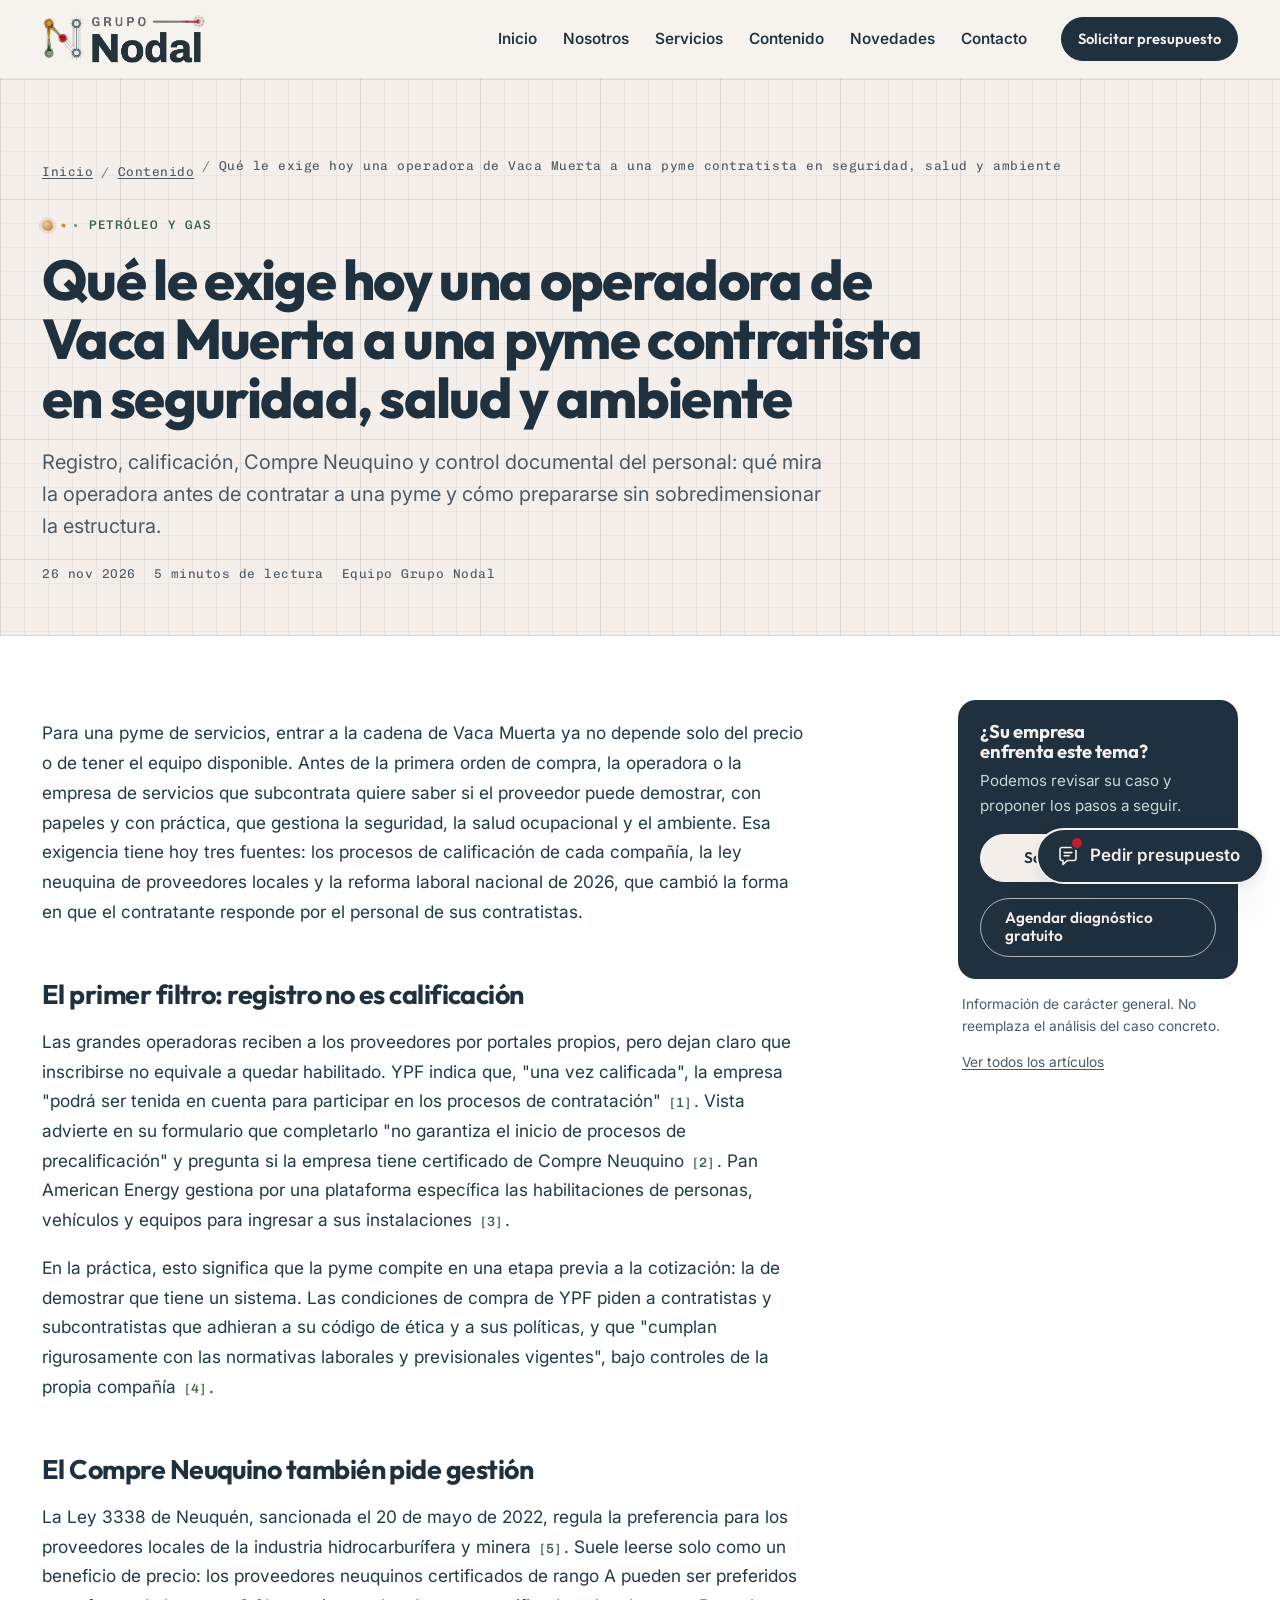
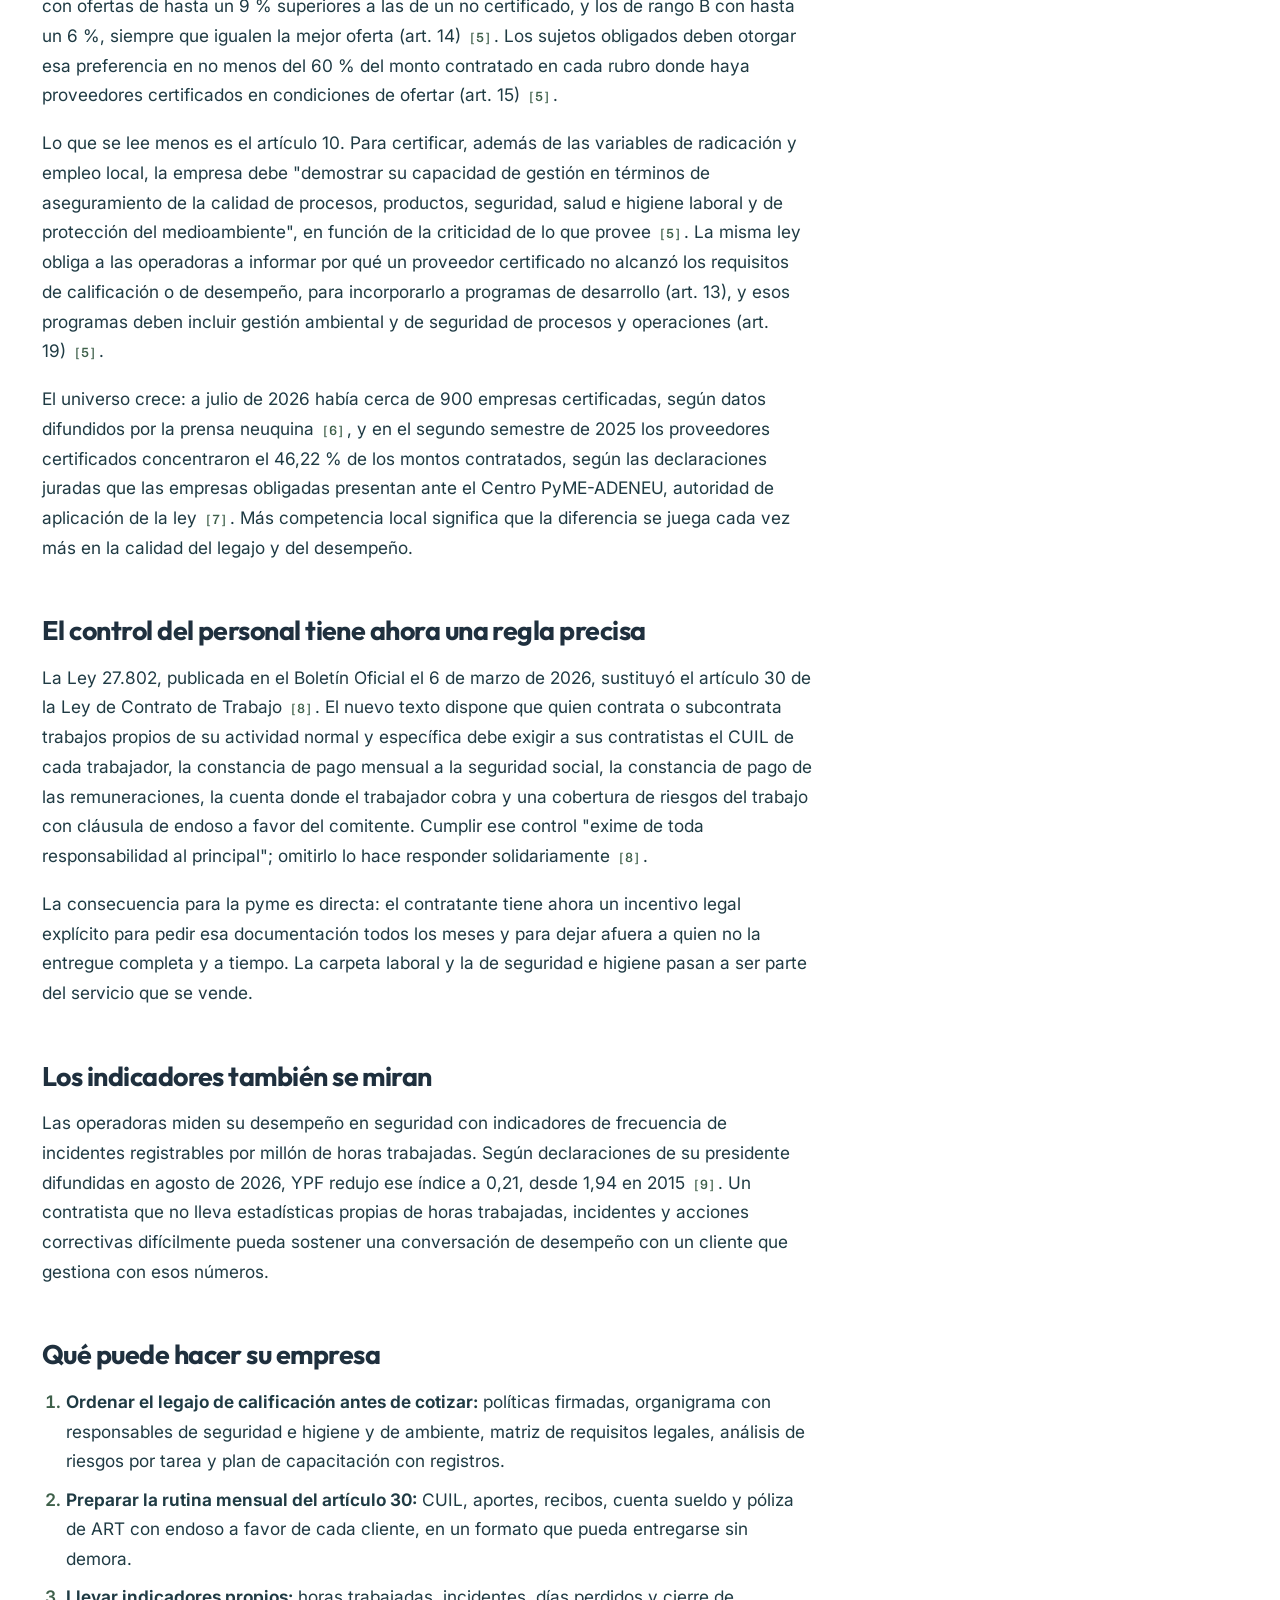
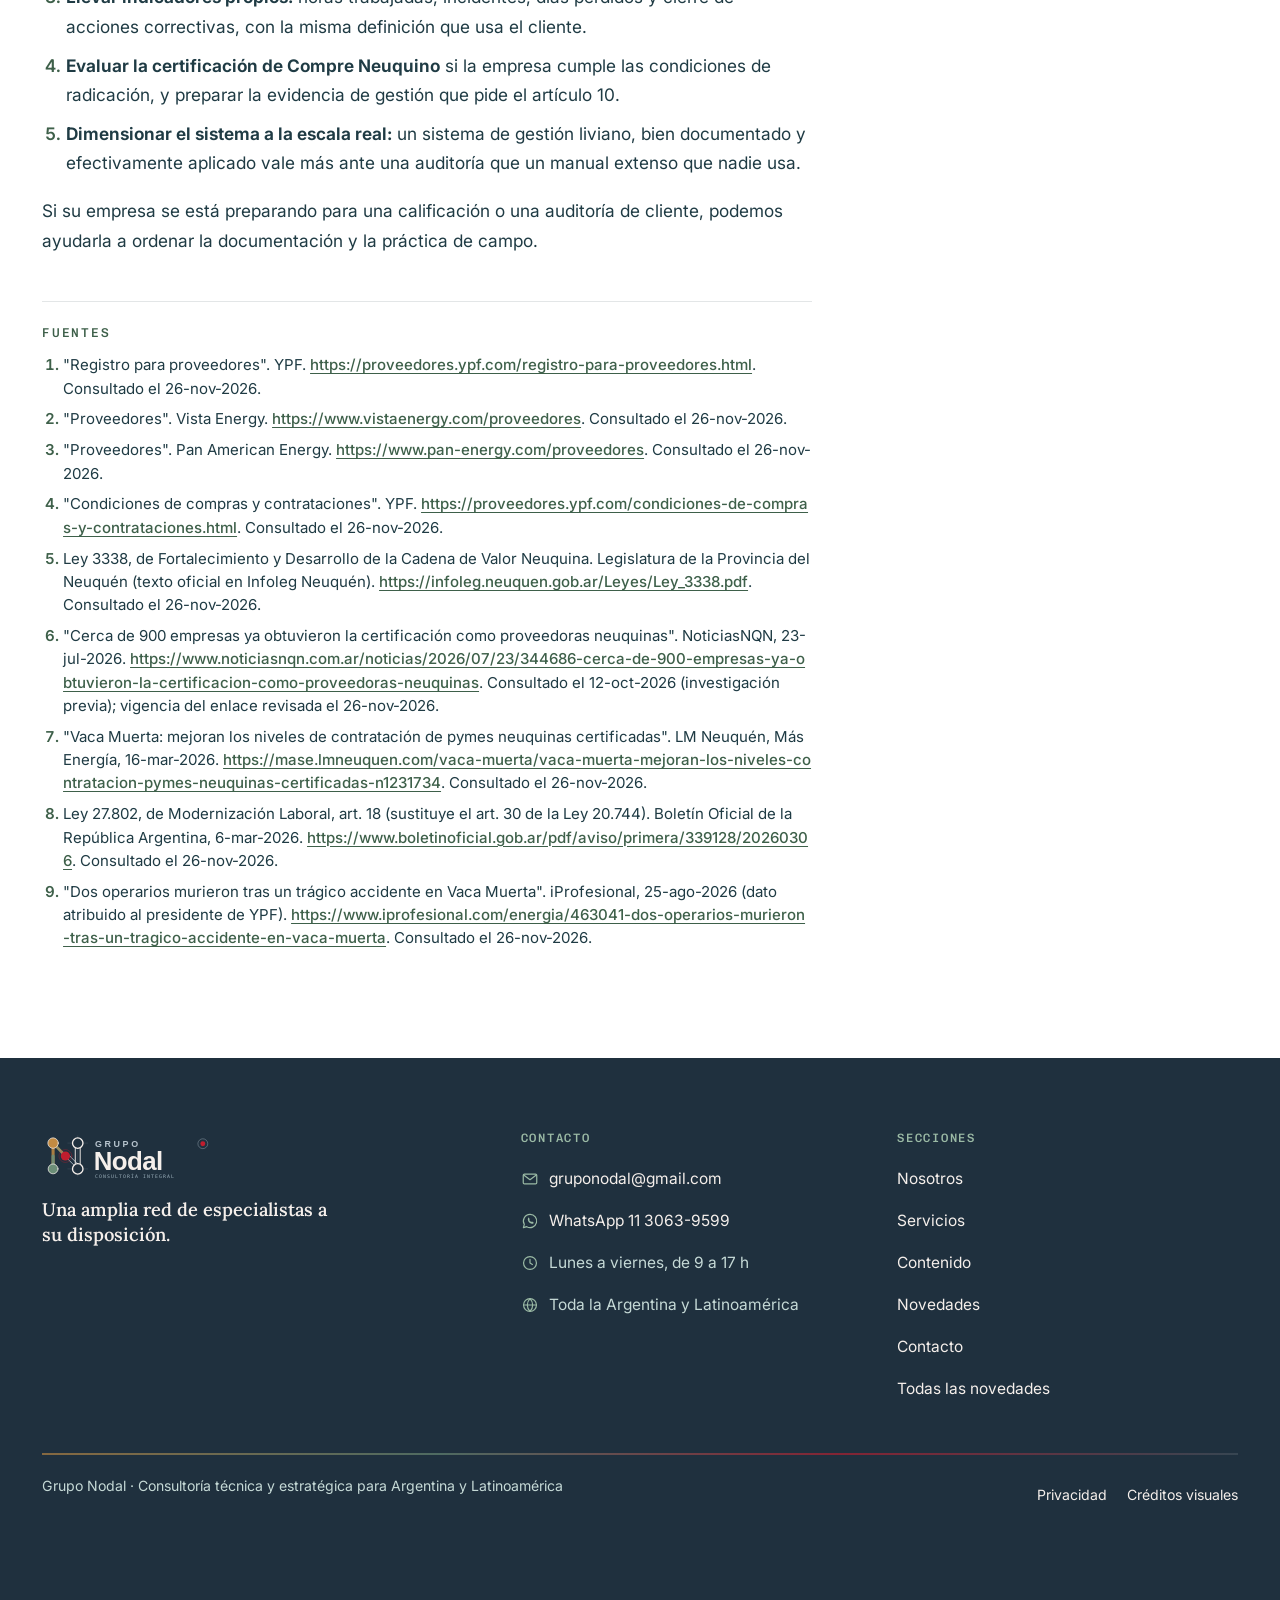
<file: contenido/vaca-muerta-pyme-contratista-requisitos-hse/index.html>
<!doctype html>
<html lang="es-AR">
<head>
<meta charset="utf-8">
<meta name="viewport" content="width=device-width, initial-scale=1">
<title>Qué le exige hoy una operadora de Vaca Muerta a una pyme contratista en seguridad, salud y ambiente | Grupo Nodal</title>
<meta name="description" content="Registro, calificación, Compre Neuquino y control documental del personal: qué mira la operadora antes de contratar a una pyme y cómo prepararse sin sobredimensionar la estructura.">

<link rel="canonical" href="https://gpuccini-stack.github.io/grupo-nodal-preview/contenido/vaca-muerta-pyme-contratista-requisitos-hse/">
<meta property="og:type" content="article">
<meta property="og:locale" content="es_AR">
<meta property="og:site_name" content="Grupo Nodal">
<meta property="og:title" content="Qué le exige hoy una operadora de Vaca Muerta a una pyme contratista en seguridad, salud y ambiente | Grupo Nodal">
<meta property="og:description" content="Registro, calificación, Compre Neuquino y control documental del personal: qué mira la operadora antes de contratar a una pyme y cómo prepararse sin sobredimensionar la estructura.">
<meta property="og:url" content="https://gpuccini-stack.github.io/grupo-nodal-preview/contenido/vaca-muerta-pyme-contratista-requisitos-hse/">
<meta property="og:image" content="https://gpuccini-stack.github.io/grupo-nodal-preview/assets/img/og-grupo-nodal.png">
<meta property="og:image:width" content="1200">
<meta property="og:image:height" content="630">
<meta property="og:image:alt" content="Grupo Nodal. Su industria segura, en regla y sin sobrecostos. Conectamos especialistas en seguridad, ambiente, calidad y personas en una sola red.">
<meta name="twitter:card" content="summary_large_image">
<meta name="theme-color" content="#F5EFEB">
<link rel="icon" href="../../assets/img/favicon.svg" type="image/svg+xml">
<link rel="icon" href="../../assets/img/favicon-32.png" sizes="32x32" type="image/png">
<link rel="apple-touch-icon" href="../../assets/img/apple-touch-icon.png">
<link rel="preconnect" href="https://fonts.googleapis.com">
<link rel="preconnect" href="https://fonts.gstatic.com" crossorigin>
<link href="https://fonts.googleapis.com/css2?family=Inter:wght@400;500;600&family=Lora:wght@400;500;600&family=Outfit:wght@600;700;800&display=swap" rel="stylesheet">
<link rel="preload" href="../../assets/fonts/Archivo-variable.woff2" as="font" type="font/woff2" crossorigin>
<link rel="stylesheet" href="../../assets/css/estilos.css">
<script src="../../assets/js/datos.js" defer></script>
<script src="../../assets/js/sitio.js" defer></script>
<script type="application/ld+json">{"@context": "https://schema.org", "@type": "Article", "headline": "Qué le exige hoy una operadora de Vaca Muerta a una pyme contratista en seguridad, salud y ambiente", "description": "Registro, calificación, Compre Neuquino y control documental del personal: qué mira la operadora antes de contratar a una pyme y cómo prepararse sin sobredimensionar la estructura.", "datePublished": "2026-11-26", "dateModified": "2026-11-26", "inLanguage": "es-AR", "author": {"@type": "Organization", "name": "Equipo Grupo Nodal"}, "publisher": {"@type": "Organization", "name": "Grupo Nodal", "logo": {"@type": "ImageObject", "url": "https://gpuccini-stack.github.io/grupo-nodal-preview/assets/img/icono-512.png"}}, "image": "https://gpuccini-stack.github.io/grupo-nodal-preview/assets/img/og-grupo-nodal.png", "mainEntityOfPage": "https://gpuccini-stack.github.io/grupo-nodal-preview/contenido/vaca-muerta-pyme-contratista-requisitos-hse/", "keywords": "Vaca Muerta, contratistas, precalificación, Compre Neuquino, Ley 3338, HSE, Ley 27.802, artículo 30 LCT", "articleSection": "Petróleo y gas"}</script>
<meta name="robots" content="noindex, nofollow">
</head>
<body>
<svg class="sprite" aria-hidden="true" focusable="false" width="0" height="0"><symbol id="a-seguridad" viewBox="0 0 24 24"><path d="M12 3.2 19 5.8v5.5c0 4.5-2.9 8.1-7 9.6-4.1-1.5-7-5.1-7-9.6V5.8z"/><rect x="7.8" y="10.3" width="8.4" height="3.4" rx="1.7"/><circle class="n" cx="12" cy="12" r="1.15"/></symbol><symbol id="a-ambiente" viewBox="0 0 24 24"><path d="M6.2 13.2c0-5.1 4-8.6 12.8-9.2-.5 8.8-4.1 12.8-9.2 12.8-2 0-3.6-1.6-3.6-3.6z"/><path d="M8.6 15 14 9.6"/><path d="M3 20.2c1.5-1 3-1 4.5 0s3 1 4.5 0 3-1 4.5 0 3 1 4.5 0"/><circle class="n" cx="14" cy="9.6" r="1.25"/></symbol><symbol id="a-gestion" viewBox="0 0 24 24"><path d="M19.2 12A7.2 7.2 0 1 1 16.8 6.6"/><path d="M17.6 3.4v3.5h-3.5"/><path d="m8.8 12.3 2.2 2.2 4.1-4.3"/><circle class="n" cx="19.2" cy="12" r="1.25"/></symbol><symbol id="a-proceso" viewBox="0 0 24 24"><circle cx="12" cy="10" r="6"/><path d="m12 10 3.1-2.7"/><path d="M8.2 10h.9M12 5.9v.9M14.9 10h.9"/><path d="M12 16v2.6M3.5 18.6h17M3.5 21h17"/><circle class="n" cx="12" cy="10" r="1.2"/></symbol><symbol id="a-cultura" viewBox="0 0 24 24"><circle cx="7.6" cy="8" r="2.5"/><circle cx="16.4" cy="8" r="2.5"/><path d="M3.2 19.5c.4-3.3 2.1-5.3 4.4-5.3 1.4 0 2.6.7 3.4 2M20.8 19.5c-.4-3.3-2.1-5.3-4.4-5.3-1.4 0-2.6.7-3.4 2"/><path d="M10.1 8h3.8"/><circle class="n" cx="12" cy="17.6" r="1.25"/></symbol><symbol id="a-sostenibilidad" viewBox="0 0 24 24"><path d="M4.6 12a7.4 7.4 0 0 1 12.6-5.2"/><path d="M17.6 3.5v3.4h-3.4"/><path d="M19.4 12a7.4 7.4 0 0 1-12.6 5.2"/><path d="M6.4 20.5v-3.4h3.4"/><path d="M12 16v-4.6"/><path d="M12 11.4c0-2 1.3-3.2 3.3-3.2 0 2-1.3 3.2-3.3 3.2zM12 12.8c0-1.6-1.1-2.7-2.8-2.7 0 1.6 1.1 2.7 2.8 2.7z"/><circle class="n" cx="12" cy="16" r="1.15"/></symbol><symbol id="a-cumplimiento" viewBox="0 0 24 24"><path d="M13.5 3.2H7a1 1 0 0 0-1 1v15.6a1 1 0 0 0 1 1h4.6"/><path d="M13.5 3.2 18 7.7v3.4"/><path d="M13.5 3.2v4.5H18"/><path d="M8.8 10.4h5M8.8 13.4h3"/><circle cx="16.4" cy="16.4" r="3"/><path d="m15 19.1-.6 2.4 2-.9 2 .9-.6-2.4"/><circle class="n" cx="16.4" cy="16.4" r="1.1"/></symbol><symbol id="a-datos" viewBox="0 0 24 24"><rect x="6.6" y="6.6" width="10.8" height="10.8" rx="2.2"/><path d="M10 3.6v3M14 3.6v3M10 17.4v3M14 17.4v3M3.6 10h3M3.6 14h3M17.4 10h3M17.4 14h3"/><circle cx="12" cy="12" r="2.6"/><circle class="n" cx="12" cy="12" r="1.05"/></symbol><symbol id="a-obras" viewBox="0 0 24 24"><path d="M7.5 21V4.2"/><path d="M3.4 7h17.2"/><path d="M7.5 4.2 3.8 7M7.5 4.2 15 7"/><path d="M17 7v5"/><rect x="15.2" y="12" width="3.6" height="3" rx=".5"/><path d="M4.2 21h6.6"/><path d="M7.5 10.5h0M7.5 14h0"/><circle class="n" cx="7.5" cy="4.2" r="1.2"/></symbol><symbol id="a-emergencias" viewBox="0 0 24 24"><rect x="3.6" y="3.6" width="16.8" height="16.8" rx="3.2"/><path d="M12 17.4c-2.2 0-3.7-1.5-3.7-3.5 0-2.5 2.3-3.4 2.3-6.1 1.8.9 2.9 2.3 3.1 3.9.4-.4.7-1 .7-1.7.8.9 1.3 2.2 1.3 3.5 0 2.3-1.5 3.9-3.7 3.9z"/><circle class="n" cx="12" cy="14.4" r="1.15"/></symbol><symbol id="s-petroleo" viewBox="0 0 24 24"><path d="M3 20.5h18"/><path d="m9.2 20.5 3-10.6 3 10.6"/><path d="M4.6 9.8 19 6.2"/><path d="M19 6.2l1.4 2.4-1.2 3"/><path d="M5.4 9.6V17"/><path d="M3.8 17h3.2v3.5"/><circle class="n" cx="12.2" cy="8.3" r="1.2"/></symbol><symbol id="s-mineria" viewBox="0 0 24 24"><path d="M2.5 20h19"/><path d="m3.5 20 5.8-11 3.8 5.6 2.8-4.2 4.6 9.6"/><path d="M6.8 15.2h5.2M13.5 16.8h4.2"/><circle class="n" cx="9.3" cy="9" r="1.2"/></symbol><symbol id="s-quimica" viewBox="0 0 24 24"><path d="M9.4 3.2h5.2"/><path d="M10.4 3.2v6L5.6 18.3a1.6 1.6 0 0 0 1.4 2.4h10a1.6 1.6 0 0 0 1.4-2.4L13.6 9.2v-6"/><path d="M7.6 14.6h8.8"/><circle class="n" cx="12.6" cy="17.4" r="1.1"/></symbol><symbol id="s-metalurgica" viewBox="0 0 24 24"><path d="M5 4.5h14v3h-5.2v9H19v3H5v-3h5.2v-9H5z"/><circle class="n" cx="12" cy="12" r="1.1"/></symbol><symbol id="s-construccion" viewBox="0 0 24 24"><path d="M3 20.5h18"/><path d="M5 20.5V7.5h14v13"/><path d="M5 11.8h14M5 16.1h14"/><path d="M9.7 7.5v13M14.3 7.5v13"/><path d="M4 7.5 12 3.5l8 4"/><circle class="n" cx="12" cy="3.5" r="1.15"/></symbol><symbol id="s-consumo" viewBox="0 0 24 24"><path d="M3 4.2h2.4l2.1 10.6h10l1.9-7.3H6.4"/><circle cx="9" cy="18.8" r="1.5"/><circle cx="16.6" cy="18.8" r="1.5"/><circle class="n" cx="12.6" cy="11.2" r="1.1"/></symbol><symbol id="s-packaging" viewBox="0 0 24 24"><path d="M12 3.2 20 7.6v8.8L12 20.8l-8-4.4V7.6z"/><path d="M4 7.6 12 12l8-4.4"/><path d="M12 12v8.8"/><path d="m8 5.4 8 4.4"/><circle class="n" cx="12" cy="12" r="1.15"/></symbol><symbol id="s-alimentos" viewBox="0 0 24 24"><path d="M12 21V6.5"/><path d="M12 9.6c-1.9-.4-3-1.8-3-3.9 1.9.4 3 1.8 3 3.9zM12 9.6c1.9-.4 3-1.8 3-3.9-1.9.4-3 1.8-3 3.9zM12 13.8c-1.9-.4-3-1.8-3-3.9 1.9.4 3 1.8 3 3.9zM12 13.8c1.9-.4 3-1.8 3-3.9-1.9.4-3 1.8-3 3.9zM12 18c-1.9-.4-3-1.8-3-3.9 1.9.4 3 1.8 3 3.9zM12 18c1.9-.4 3-1.8 3-3.9-1.9.4-3 1.8-3 3.9z"/><circle class="n" cx="12" cy="4.2" r="1.15"/></symbol><symbol id="s-transporte" viewBox="0 0 24 24"><path d="M2.8 6h11v10.2h-11z"/><path d="M13.8 9.2h3.9l3.5 3.6v3.4h-7.4"/><circle cx="6.8" cy="17.6" r="1.7"/><circle cx="17.2" cy="17.6" r="1.7"/><circle class="n" cx="8.3" cy="11.1" r="1.15"/></symbol><symbol id="u-whatsapp" viewBox="0 0 24 24"><path d="M12 3.2a8.8 8.8 0 0 0-7.6 13.2L3.2 20.8l4.5-1.2A8.8 8.8 0 1 0 12 3.2z"/><path class="f" d="M9.1 7.9c.2-.4.4-.4.7-.4h.5c.2 0 .4.1.5.4l.7 1.7c.1.2 0 .5-.1.6l-.5.6c.6 1.1 1.5 2 2.6 2.6l.6-.5c.2-.1.4-.2.6-.1l1.7.7c.3.1.4.3.4.5v.5c0 .3-.1.6-.4.8-.5.3-1.2.5-1.9.4-2.6-.4-5-2.8-5.4-5.4-.1-.7.1-1.5.4-2z"/></symbol><symbol id="u-correo" viewBox="0 0 24 24"><rect x="3" y="5.5" width="18" height="13" rx="1.6"/><path d="m3.6 6.6 8.4 6.4 8.4-6.4"/></symbol><symbol id="u-telefono" viewBox="0 0 24 24"><path d="M6.6 3.5h2.6l1.4 4-1.9 1.3a11 11 0 0 0 6.5 6.5l1.3-1.9 4 1.4v2.6c0 1-.8 1.8-1.8 1.8C10.9 19.2 4.8 13.1 4.8 5.3c0-1 .8-1.8 1.8-1.8z"/></symbol><symbol id="u-reloj" viewBox="0 0 24 24"><circle cx="12" cy="12" r="8.6"/><path d="M12 7.2V12l3.2 2"/></symbol><symbol id="u-ubicacion" viewBox="0 0 24 24"><path d="M12 21s-6.4-5.6-6.4-11a6.4 6.4 0 0 1 12.8 0c0 5.4-6.4 11-6.4 11z"/><circle cx="12" cy="10" r="2.3"/></symbol><symbol id="u-calendario" viewBox="0 0 24 24"><rect x="3.6" y="5" width="16.8" height="15.4" rx="2"/><path d="M3.6 9.6h16.8M8 3v4M16 3v4"/><path d="m9.2 14.6 2 2 3.8-3.8"/></symbol><symbol id="u-flecha" viewBox="0 0 24 24"><path d="M4.5 12h14.5M13.5 6.5 19 12l-5.5 5.5"/></symbol><symbol id="u-externo" viewBox="0 0 24 24"><path d="M13.5 4.5h6v6M19.5 4.5l-8.5 8.5"/><path d="M17.5 13.5v5a1 1 0 0 1-1 1h-11a1 1 0 0 1-1-1v-11a1 1 0 0 1 1-1h5"/></symbol><symbol id="u-buscar" viewBox="0 0 24 24"><circle cx="10.6" cy="10.6" r="6.2"/><path d="m15.2 15.2 5.2 5.2"/></symbol><symbol id="u-globo" viewBox="0 0 24 24"><path d="M4 5.5a2 2 0 0 1 2-2h12a2 2 0 0 1 2 2v9a2 2 0 0 1-2 2h-6.6L7 20.4v-3.9H6a2 2 0 0 1-2-2z"/><path d="M8.2 8.6h7.6M8.2 11.8h5"/></symbol><symbol id="u-cerrar" viewBox="0 0 24 24"><path d="m6 6 12 12M18 6 6 18"/></symbol><symbol id="u-mas" viewBox="0 0 24 24"><path d="M12 5v14M5 12h14"/></symbol><symbol id="u-linkedin" viewBox="0 0 24 24"><rect x="3.5" y="3.5" width="17" height="17" rx="1.6"/><path d="M8 10.5V17M12 17v-3.6c0-1.6 1-2.6 2.3-2.6s2 .9 2 2.6V17M12 10.5V17"/><circle class="f" cx="8" cy="7.6" r="1.1"/></symbol><symbol id="u-documento" viewBox="0 0 24 24"><path d="M14 3.5H7a1 1 0 0 0-1 1v15a1 1 0 0 0 1 1h10a1 1 0 0 0 1-1V7.5z"/><path d="M14 3.5v4h4M9 12h6M9 15.5h6"/></symbol><symbol id="u-guardar" viewBox="0 0 24 24"><circle cx="9.5" cy="8" r="3.6"/><path d="M2.8 20c.6-3.6 3.4-5.6 6.7-5.6 1.6 0 3.1.5 4.2 1.4M18 13v7M14.5 16.5h7"/></symbol><symbol id="u-web" viewBox="0 0 24 24"><circle cx="12" cy="12" r="8.6"/><path d="M3.6 12h16.8M12 3.4c2.4 2.4 3.6 5.3 3.6 8.6s-1.2 6.2-3.6 8.6c-2.4-2.4-3.6-5.3-3.6-8.6S9.6 5.8 12 3.4z"/></symbol><symbol id="u-ahorro" viewBox="0 0 24 24"><path d="M4 17.5 9.5 12l4 3.6L20 7.5"/><path d="M15.2 7.5H20v4.8"/><circle class="n" cx="9.5" cy="12" r="1.3"/></symbol><symbol id="u-continuidad" viewBox="0 0 24 24"><path d="M12 3.2 19 6v5.2c0 4.4-2.9 8-7 9.6-4.1-1.6-7-5.2-7-9.6V6z"/><path d="m8.8 12.2 2.2 2.2 4.4-4.4"/></symbol><symbol id="u-tranquilidad" viewBox="0 0 24 24"><circle cx="12" cy="12" r="8.4"/><path d="m8.6 12.4 2.3 2.3 4.6-4.8"/><circle class="n" cx="12" cy="3.6" r="1.3"/></symbol><symbol id="u-reiniciar" viewBox="0 0 24 24"><path d="M4.8 12a7.2 7.2 0 1 1 2.1 5.1"/><path d="M4.8 17.5v-4.2H9"/></symbol><symbol id="u-check" viewBox="0 0 24 24"><path d="m5.5 12.5 4.2 4.2 8.8-9.2"/></symbol></svg><a class="saltar" href="#contenido-principal">Saltar al contenido</a>
<header class="cabecera">
<div class="contenedor cabecera__in">
<a class="marca" href="../../#inicio"><img src="../../assets/img/logo-nodal-nav.png" alt="Grupo Nodal, ir al inicio" width="144" height="52"></a>
<nav class="nav nav--interna" aria-label="Secciones"><ul><li><a href="../../#inicio">Inicio</a></li><li><a href="../../#nosotros">Nosotros</a></li><li><a href="../../#servicios">Servicios</a></li><li><a href="../../#contenido">Contenido</a></li><li><a href="../../#novedades">Novedades</a></li><li><a href="../../#contacto">Contacto</a></li></ul></nav>
<a class="btn btn--chico cabecera__cta" href="../../#presupuesto" data-abrir-presupuesto>Solicitar presupuesto</a>
<details class="menu-movil">
<summary aria-label="Menú de secciones"><span class="menu-movil__lineas" aria-hidden="true"></span><span>Menú</span></summary>
<nav class="menu-movil__panel" aria-label="Secciones (menú)"><ul><li><a href="../../#inicio">Inicio</a></li><li><a href="../../#nosotros">Nosotros</a></li><li><a href="../../#servicios">Servicios</a></li><li><a href="../../#contenido">Contenido</a></li><li><a href="../../#novedades">Novedades</a></li><li><a href="../../#contacto">Contacto</a></li></ul>
<a class="btn" href="../../#presupuesto" data-abrir-presupuesto>Solicitar presupuesto</a></nav>
</details>
</div>
<div class="cabecera__progreso" aria-hidden="true"></div>
</header>
<main id="contenido-principal"><div class="cabeza-pagina plano cat-petroleo"><div class="contenedor">
<nav class="migas" aria-label="Ruta de navegación"><ol><li><a href="../../">Inicio</a></li><li><a href="../../#contenido">Contenido</a></li><li aria-current="page">Qué le exige hoy una operadora de Vaca Muerta a una pyme contratista en seguridad, salud y ambiente</li></ol></nav>
<p class="antetitulo">Petróleo y gas</p>
<h1>Qué le exige hoy una operadora de Vaca Muerta a una pyme contratista en seguridad, salud y ambiente</h1>
<p class="bajada">Registro, calificación, Compre Neuquino y control documental del personal: qué mira la operadora antes de contratar a una pyme y cómo prepararse sin sobredimensionar la estructura.</p>
<p class="articulo__meta"><time datetime="2026-11-26">26 nov 2026</time><span>5 minutos de lectura</span><span>Equipo Grupo Nodal</span></p>
</div></div>
<div class="articulo-cuerpo"><div class="contenedor articulo__grid">
<article class="prosa" aria-labelledby="t-art">
<h2 id="t-art" class="solo-lectores">Qué le exige hoy una operadora de Vaca Muerta a una pyme contratista en seguridad, salud y ambiente</h2>
<p>Para una pyme de servicios, entrar a la cadena de Vaca Muerta ya no depende solo del precio o de tener el equipo disponible. Antes de la primera orden de compra, la operadora o la empresa de servicios que subcontrata quiere saber si el proveedor puede demostrar, con papeles y con práctica, que gestiona la seguridad, la salud ocupacional y el ambiente. Esa exigencia tiene hoy tres fuentes: los procesos de calificación de cada compañía, la ley neuquina de proveedores locales y la reforma laboral nacional de 2026, que cambió la forma en que el contratante responde por el personal de sus contratistas.</p>
<h2 id="el-primer-filtro-registro-no-es-calificacion">El primer filtro: registro no es calificación</h2>
<p>Las grandes operadoras reciben a los proveedores por portales propios, pero dejan claro que inscribirse no equivale a quedar habilitado. YPF indica que, "una vez calificada", la empresa "podrá ser tenida en cuenta para participar en los procesos de contratación" <a class="cita" href="#fuente-1" aria-label="Fuente 1">[1]</a>. Vista advierte en su formulario que completarlo "no garantiza el inicio de procesos de precalificación" y pregunta si la empresa tiene certificado de Compre Neuquino <a class="cita" href="#fuente-2" aria-label="Fuente 2">[2]</a>. Pan American Energy gestiona por una plataforma específica las habilitaciones de personas, vehículos y equipos para ingresar a sus instalaciones <a class="cita" href="#fuente-3" aria-label="Fuente 3">[3]</a>.</p>
<p>En la práctica, esto significa que la pyme compite en una etapa previa a la cotización: la de demostrar que tiene un sistema. Las condiciones de compra de YPF piden a contratistas y subcontratistas que adhieran a su código de ética y a sus políticas, y que "cumplan rigurosamente con las normativas laborales y previsionales vigentes", bajo controles de la propia compañía <a class="cita" href="#fuente-4" aria-label="Fuente 4">[4]</a>.</p>
<h2 id="el-compre-neuquino-tambien-pide-gestion">El Compre Neuquino también pide gestión</h2>
<p>La Ley 3338 de Neuquén, sancionada el 20 de mayo de 2022, regula la preferencia para los proveedores locales de la industria hidrocarburífera y minera <a class="cita" href="#fuente-5" aria-label="Fuente 5">[5]</a>. Suele leerse solo como un beneficio de precio: los proveedores neuquinos certificados de rango A pueden ser preferidos con ofertas de hasta un 9 % superiores a las de un no certificado, y los de rango B con hasta un 6 %, siempre que igualen la mejor oferta (art. 14) <a class="cita" href="#fuente-5" aria-label="Fuente 5">[5]</a>. Los sujetos obligados deben otorgar esa preferencia en no menos del 60 % del monto contratado en cada rubro donde haya proveedores certificados en condiciones de ofertar (art. 15) <a class="cita" href="#fuente-5" aria-label="Fuente 5">[5]</a>.</p>
<p>Lo que se lee menos es el artículo 10. Para certificar, además de las variables de radicación y empleo local, la empresa debe "demostrar su capacidad de gestión en términos de aseguramiento de la calidad de procesos, productos, seguridad, salud e higiene laboral y de protección del medioambiente", en función de la criticidad de lo que provee <a class="cita" href="#fuente-5" aria-label="Fuente 5">[5]</a>. La misma ley obliga a las operadoras a informar por qué un proveedor certificado no alcanzó los requisitos de calificación o de desempeño, para incorporarlo a programas de desarrollo (art. 13), y esos programas deben incluir gestión ambiental y de seguridad de procesos y operaciones (art. 19) <a class="cita" href="#fuente-5" aria-label="Fuente 5">[5]</a>.</p>
<p>El universo crece: a julio de 2026 había cerca de 900 empresas certificadas, según datos difundidos por la prensa neuquina <a class="cita" href="#fuente-6" aria-label="Fuente 6">[6]</a>, y en el segundo semestre de 2025 los proveedores certificados concentraron el 46,22 % de los montos contratados, según las declaraciones juradas que las empresas obligadas presentan ante el Centro PyME-ADENEU, autoridad de aplicación de la ley <a class="cita" href="#fuente-7" aria-label="Fuente 7">[7]</a>. Más competencia local significa que la diferencia se juega cada vez más en la calidad del legajo y del desempeño.</p>
<h2 id="el-control-del-personal-tiene-ahora-una-regla-precisa">El control del personal tiene ahora una regla precisa</h2>
<p>La Ley 27.802, publicada en el Boletín Oficial el 6 de marzo de 2026, sustituyó el artículo 30 de la Ley de Contrato de Trabajo <a class="cita" href="#fuente-8" aria-label="Fuente 8">[8]</a>. El nuevo texto dispone que quien contrata o subcontrata trabajos propios de su actividad normal y específica debe exigir a sus contratistas el CUIL de cada trabajador, la constancia de pago mensual a la seguridad social, la constancia de pago de las remuneraciones, la cuenta donde el trabajador cobra y una cobertura de riesgos del trabajo con cláusula de endoso a favor del comitente. Cumplir ese control "exime de toda responsabilidad al principal"; omitirlo lo hace responder solidariamente <a class="cita" href="#fuente-8" aria-label="Fuente 8">[8]</a>.</p>
<p>La consecuencia para la pyme es directa: el contratante tiene ahora un incentivo legal explícito para pedir esa documentación todos los meses y para dejar afuera a quien no la entregue completa y a tiempo. La carpeta laboral y la de seguridad e higiene pasan a ser parte del servicio que se vende.</p>
<h2 id="los-indicadores-tambien-se-miran">Los indicadores también se miran</h2>
<p>Las operadoras miden su desempeño en seguridad con indicadores de frecuencia de incidentes registrables por millón de horas trabajadas. Según declaraciones de su presidente difundidas en agosto de 2026, YPF redujo ese índice a 0,21, desde 1,94 en 2015 <a class="cita" href="#fuente-9" aria-label="Fuente 9">[9]</a>. Un contratista que no lleva estadísticas propias de horas trabajadas, incidentes y acciones correctivas difícilmente pueda sostener una conversación de desempeño con un cliente que gestiona con esos números.</p>
<h2 id="que-puede-hacer-su-empresa">Qué puede hacer su empresa</h2>
<ol><li><strong>Ordenar el legajo de calificación antes de cotizar:</strong> políticas firmadas, organigrama con responsables de seguridad e higiene y de ambiente, matriz de requisitos legales, análisis de riesgos por tarea y plan de capacitación con registros.</li><li><strong>Preparar la rutina mensual del artículo 30:</strong> CUIL, aportes, recibos, cuenta sueldo y póliza de ART con endoso a favor de cada cliente, en un formato que pueda entregarse sin demora.</li><li><strong>Llevar indicadores propios:</strong> horas trabajadas, incidentes, días perdidos y cierre de acciones correctivas, con la misma definición que usa el cliente.</li><li><strong>Evaluar la certificación de Compre Neuquino</strong> si la empresa cumple las condiciones de radicación, y preparar la evidencia de gestión que pide el artículo 10.</li><li><strong>Dimensionar el sistema a la escala real:</strong> un sistema de gestión liviano, bien documentado y efectivamente aplicado vale más ante una auditoría que un manual extenso que nadie usa.</li></ol>
<p>Si su empresa se está preparando para una calificación o una auditoría de cliente, podemos ayudarla a ordenar la documentación y la práctica de campo.</p>
<section class="fuentes" aria-labelledby="t-fuentes"><h2 id="t-fuentes">Fuentes</h2><ol><li id="fuente-1">"Registro para proveedores". YPF. <a href="https://proveedores.ypf.com/registro-para-proveedores.html">https://proveedores.ypf.com/registro-para-proveedores.html</a>. Consultado el 26-nov-2026.</li><li id="fuente-2">"Proveedores". Vista Energy. <a href="https://www.vistaenergy.com/proveedores">https://www.vistaenergy.com/proveedores</a>. Consultado el 26-nov-2026.</li><li id="fuente-3">"Proveedores". Pan American Energy. <a href="https://www.pan-energy.com/proveedores">https://www.pan-energy.com/proveedores</a>. Consultado el 26-nov-2026.</li><li id="fuente-4">"Condiciones de compras y contrataciones". YPF. <a href="https://proveedores.ypf.com/condiciones-de-compras-y-contrataciones.html">https://proveedores.ypf.com/condiciones-de-compras-y-contrataciones.html</a>. Consultado el 26-nov-2026.</li><li id="fuente-5">Ley 3338, de Fortalecimiento y Desarrollo de la Cadena de Valor Neuquina. Legislatura de la Provincia del Neuquén (texto oficial en Infoleg Neuquén). <a href="https://infoleg.neuquen.gob.ar/Leyes/Ley_3338.pdf">https://infoleg.neuquen.gob.ar/Leyes/Ley_3338.pdf</a>. Consultado el 26-nov-2026.</li><li id="fuente-6">"Cerca de 900 empresas ya obtuvieron la certificación como proveedoras neuquinas". NoticiasNQN, 23-jul-2026. <a href="https://www.noticiasnqn.com.ar/noticias/2026/07/23/344686-cerca-de-900-empresas-ya-obtuvieron-la-certificacion-como-proveedoras-neuquinas">https://www.noticiasnqn.com.ar/noticias/2026/07/23/344686-cerca-de-900-empresas-ya-obtuvieron-la-certificacion-como-proveedoras-neuquinas</a>. Consultado el 12-oct-2026 (investigación previa); vigencia del enlace revisada el 26-nov-2026.</li><li id="fuente-7">"Vaca Muerta: mejoran los niveles de contratación de pymes neuquinas certificadas". LM Neuquén, Más Energía, 16-mar-2026. <a href="https://mase.lmneuquen.com/vaca-muerta/vaca-muerta-mejoran-los-niveles-contratacion-pymes-neuquinas-certificadas-n1231734">https://mase.lmneuquen.com/vaca-muerta/vaca-muerta-mejoran-los-niveles-contratacion-pymes-neuquinas-certificadas-n1231734</a>. Consultado el 26-nov-2026.</li><li id="fuente-8">Ley 27.802, de Modernización Laboral, art. 18 (sustituye el art. 30 de la Ley 20.744). Boletín Oficial de la República Argentina, 6-mar-2026. <a href="https://www.boletinoficial.gob.ar/pdf/aviso/primera/339128/20260306">https://www.boletinoficial.gob.ar/pdf/aviso/primera/339128/20260306</a>. Consultado el 26-nov-2026.</li><li id="fuente-9">"Dos operarios murieron tras un trágico accidente en Vaca Muerta". iProfesional, 25-ago-2026 (dato atribuido al presidente de YPF). <a href="https://www.iprofesional.com/energia/463041-dos-operarios-murieron-tras-un-tragico-accidente-en-vaca-muerta">https://www.iprofesional.com/energia/463041-dos-operarios-murieron-tras-un-tragico-accidente-en-vaca-muerta</a>. Consultado el 26-nov-2026.</li></ol></section>
</article>
<aside class="lateral" aria-label="Consultas">
<div class="lateral__caja oscuro"><h2>¿Su empresa enfrenta este tema?</h2><p>Podemos revisar su caso y proponer los pasos a seguir.</p>
<a class="btn btn--claro" href="../../#presupuesto" data-abrir-presupuesto data-servicio="Consulta por el artículo: Qué le exige hoy una operadora de Vaca Muerta a una pyme contratista en seguridad, salud y ambiente">Solicitar presupuesto</a>
<a class="btn btn--linea-clara" href="../../#agenda" data-agenda>Agendar diagnóstico gratuito</a></div>
<p class="lateral__nota">Información de carácter general. No reemplaza el análisis del caso concreto.</p>
<p class="lateral__nota"><a href="../../#contenido">Ver todos los artículos</a></p>
</aside>
</div></div></main>
<footer class="pie oscuro">
<div class="contenedor">
<div class="pie__grid">
<div class="pie__marca">
<img src="../../assets/img/logo-nodal-claro.svg" alt="Grupo Nodal" width="236" height="64" loading="lazy">
<p class="pie__lema bajada-serif">Una amplia red de especialistas a su disposición.</p>
</div>
<div>
<h2>Contacto</h2>
<ul>
<li><a href="mailto:gruponodal@gmail.com" data-correo="Consulta desde el sitio web"><svg class="ic" aria-hidden="true" focusable="false"><use href="#u-correo"/></svg><span data-dato="correo">gruponodal@gmail.com</span></a></li>
<li><a href="https://wa.me/5491130639599" data-wa=""><svg class="ic" aria-hidden="true" focusable="false"><use href="#u-whatsapp"/></svg>WhatsApp 11 3063-9599</a></li>
<li><span><svg class="ic" aria-hidden="true" focusable="false"><use href="#u-reloj"/></svg><span data-dato="horario">Lunes a viernes, de 9 a 17 h</span></span></li>
<li><span><svg class="ic" aria-hidden="true" focusable="false"><use href="#u-web"/></svg><span data-dato="alcance">Toda la Argentina y Latinoamérica</span></span></li>
<li hidden><a href="#" data-linkedin><svg class="ic" aria-hidden="true" focusable="false"><use href="#u-linkedin"/></svg>LinkedIn</a></li>
</ul>
</div>
<div>
<h2>Secciones</h2>
<ul><li><a href="../../#nosotros">Nosotros</a></li><li><a href="../../#servicios">Servicios</a></li><li><a href="../../#contenido">Contenido</a></li><li><a href="../../#novedades">Novedades</a></li><li><a href="../../#contacto">Contacto</a></li>
<li><a href="../../novedades/">Todas las novedades</a></li></ul>
</div>
</div>
<div class="pie__base">
<p>Grupo Nodal · Consultoría técnica y estratégica para Argentina y Latinoamérica</p>
<ul><li><a href="../../privacidad/">Privacidad</a></li><li><a href="../../privacidad/#creditos">Créditos visuales</a></li></ul>
</div>
</div>
</footer>
<a class="globito" href="../../#presupuesto" data-abrir-presupuesto>
<span class="globito__punto" aria-hidden="true"></span><svg class="ic" aria-hidden="true" focusable="false"><use href="#u-globo"/></svg><span class="globito__texto">Pedir presupuesto</span></a>
<dialog class="dialogo" id="dialogo-presupuesto" aria-labelledby="t-dialogo">
<div class="dialogo__cabeza"><h2 id="t-dialogo">Solicitar presupuesto</h2>
<button class="dialogo__cerrar" type="button" data-cerrar-dialogo aria-label="Cerrar"><svg class="ic" aria-hidden="true" focusable="false"><use href="#u-cerrar"/></svg></button></div>
<div class="dialogo__cuerpo">
<div class="dialogo__alt"><span>¿Prefiere escribir directamente?</span><a href="https://wa.me/5491130639599" data-wa-dialogo target="_blank" rel="noopener"><svg class="ic" aria-hidden="true" focusable="false"><use href="#u-whatsapp"/></svg>Consultar por WhatsApp<span class="solo-lectores"> (abre en otra pestaña)</span></a></div>
<form class="form" novalidate aria-describedby="d-req">
<p class="campo--ancho campo__ayuda" id="d-req">Los campos con <span class="req" aria-hidden="true">*</span><span class="solo-lectores">asterisco</span> son obligatorios.</p>
<div class="campo"><label for="d-nombre">Nombre y apellido <span class="req" aria-hidden="true">*</span></label><input id="d-nombre" name="nombre" type="text" required aria-required="true" autocomplete="name" aria-describedby="d-err-nombre"><span class="campo__error" id="d-err-nombre" data-error-de="nombre"></span></div>
<div class="campo"><label for="d-empresa">Empresa</label><input id="d-empresa" name="empresa" type="text" autocomplete="organization" aria-describedby="d-err-empresa"><span class="campo__error" id="d-err-empresa" data-error-de="empresa"></span></div>
<div class="campo"><label for="d-correo">Correo electrónico <span class="req" aria-hidden="true">*</span></label><input id="d-correo" name="correo" type="email" required aria-required="true" autocomplete="email" aria-describedby="d-err-correo"><span class="campo__error" id="d-err-correo" data-error-de="correo"></span></div>
<div class="campo"><label for="d-telefono">Teléfono</label><input id="d-telefono" name="telefono" type="tel" autocomplete="tel" aria-describedby="d-err-telefono"><span class="campo__error" id="d-err-telefono" data-error-de="telefono"></span></div>
<div class="campo"><label for="d-localidad">País / Provincia o ciudad</label><input id="d-localidad" name="localidad" type="text" autocomplete="address-level2" aria-describedby="d-err-localidad"><span class="campo__error" id="d-err-localidad" data-error-de="localidad"></span></div>
<div class="campo"><label for="d-personas">Cantidad de personas en la empresa</label>
<select id="d-personas" name="personas"><option value="">Elegir</option><option>Hasta 10</option><option>De 11 a 50</option><option>De 51 a 200</option><option>De 201 a 500</option><option>Más de 500</option></select></div>
<div class="campo campo--ancho"><label for="d-area">Área de servicio <span class="req" aria-hidden="true">*</span></label>
<select id="d-area" name="area" required aria-required="true" aria-describedby="d-err-area"><option value="">Elegir un área</option><option value="diagnostico-express">Diagnóstico express gratuito</option><option value="seguridad-higiene">Seguridad e Higiene en el Trabajo</option><option value="medio-ambiente">Medio Ambiente</option><option value="sistemas-de-gestion">Sistemas de Gestión, Calidad e Inocuidad</option><option value="riesgos-de-proceso">Riesgos de Proceso y Seguridad Industrial</option><option value="cultura-factor-humano">Cultura de Seguridad y Factor Humano</option><option value="sostenibilidad">Sostenibilidad y Responsabilidad Social</option><option value="cumplimiento-normativo">Cumplimiento Normativo, Gobernanza, Trámites y Finanzas Ambientales</option><option value="seguridad-4-0">Seguridad 4.0: Datos, Automatización e IA</option><option value="obras-contratistas">Obras, Contratistas y Proveedores</option><option value="emergencias-patrimonial">Emergencias, Protección Patrimonial y Servicios Complementarios</option><option value="otro">Otro o no estoy seguro</option></select>
<span class="campo__error" id="d-err-area" data-error-de="area"></span></div>
<div class="campo campo--ancho"><label for="d-servicio">Servicio específico</label><span class="campo__ayuda" id="d-ayuda-servicio">Opcional. Se completa solo si eligió un servicio o vino desde el chequeo interactivo.</span><input id="d-servicio" name="servicio" type="text" aria-describedby="d-err-servicio d-ayuda-servicio"><span class="campo__error" id="d-err-servicio" data-error-de="servicio"></span></div>
<div class="campo campo--ancho"><label for="d-mensaje">Mensaje</label>
<textarea id="d-mensaje" name="mensaje" rows="4" placeholder="Qué necesita resolver, plazos o requerimientos que ya tiene."></textarea></div>
<div class="campo campo--ancho campo-check-envoltura"><div class="campo campo--check">
<input id="d-consentimiento" name="consentimiento" type="checkbox" required aria-required="true" aria-describedby="d-err-consentimiento">
<label for="d-consentimiento">Acepto la <a href="../../privacidad/">política de privacidad</a>: los datos se usan solo para responder este pedido. <span class="req" aria-hidden="true">*</span></label></div>
<span class="campo__error" id="d-err-consentimiento" data-error-de="consentimiento"></span></div>
<div class="trampa" aria-hidden="true"><label for="d-botcheck">No completar</label><input id="d-botcheck" name="botcheck" type="checkbox" tabindex="-1"></div>
<p class="form__sinjs">Para enviar este formulario hace falta JavaScript. También puede escribirnos a <a href="mailto:gruponodal@gmail.com">gruponodal@gmail.com</a> o por <a href="https://wa.me/5491130639599">WhatsApp al 11 3063-9599</a>.</p>
<div class="form__acciones">
<button class="btn" type="submit" data-modo="web3forms" hidden>Enviar pedido</button>
<button class="btn" type="submit" data-modo="whatsapp"><svg class="ic" aria-hidden="true" focusable="false"><use href="#u-whatsapp"/></svg>Enviar por WhatsApp</button>
<button class="btn btn--linea" type="submit" data-modo="correo"><svg class="ic" aria-hidden="true" focusable="false"><use href="#u-correo"/></svg>Enviar por correo</button>
</div>
<div class="form__estado" role="status" aria-live="polite"></div>
</form>
</div>
</dialog>
</body>
</html>
</file>
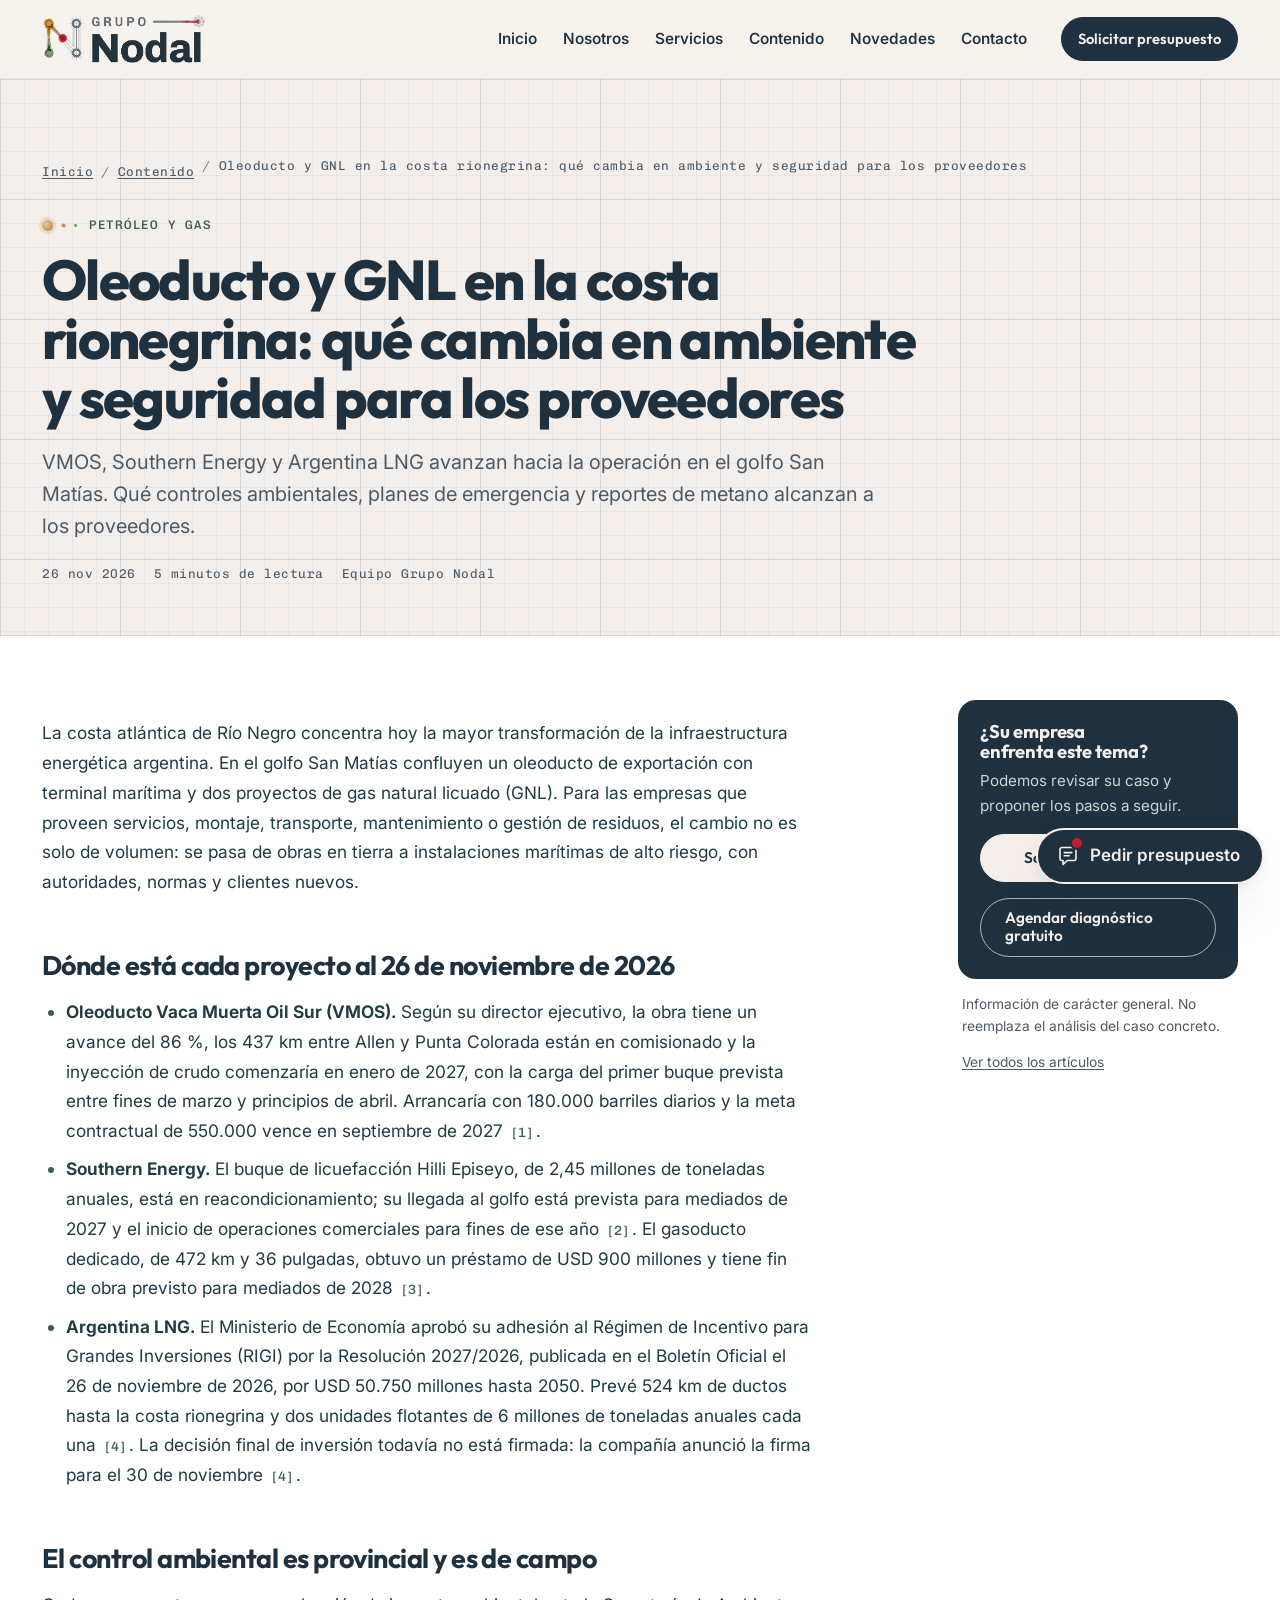
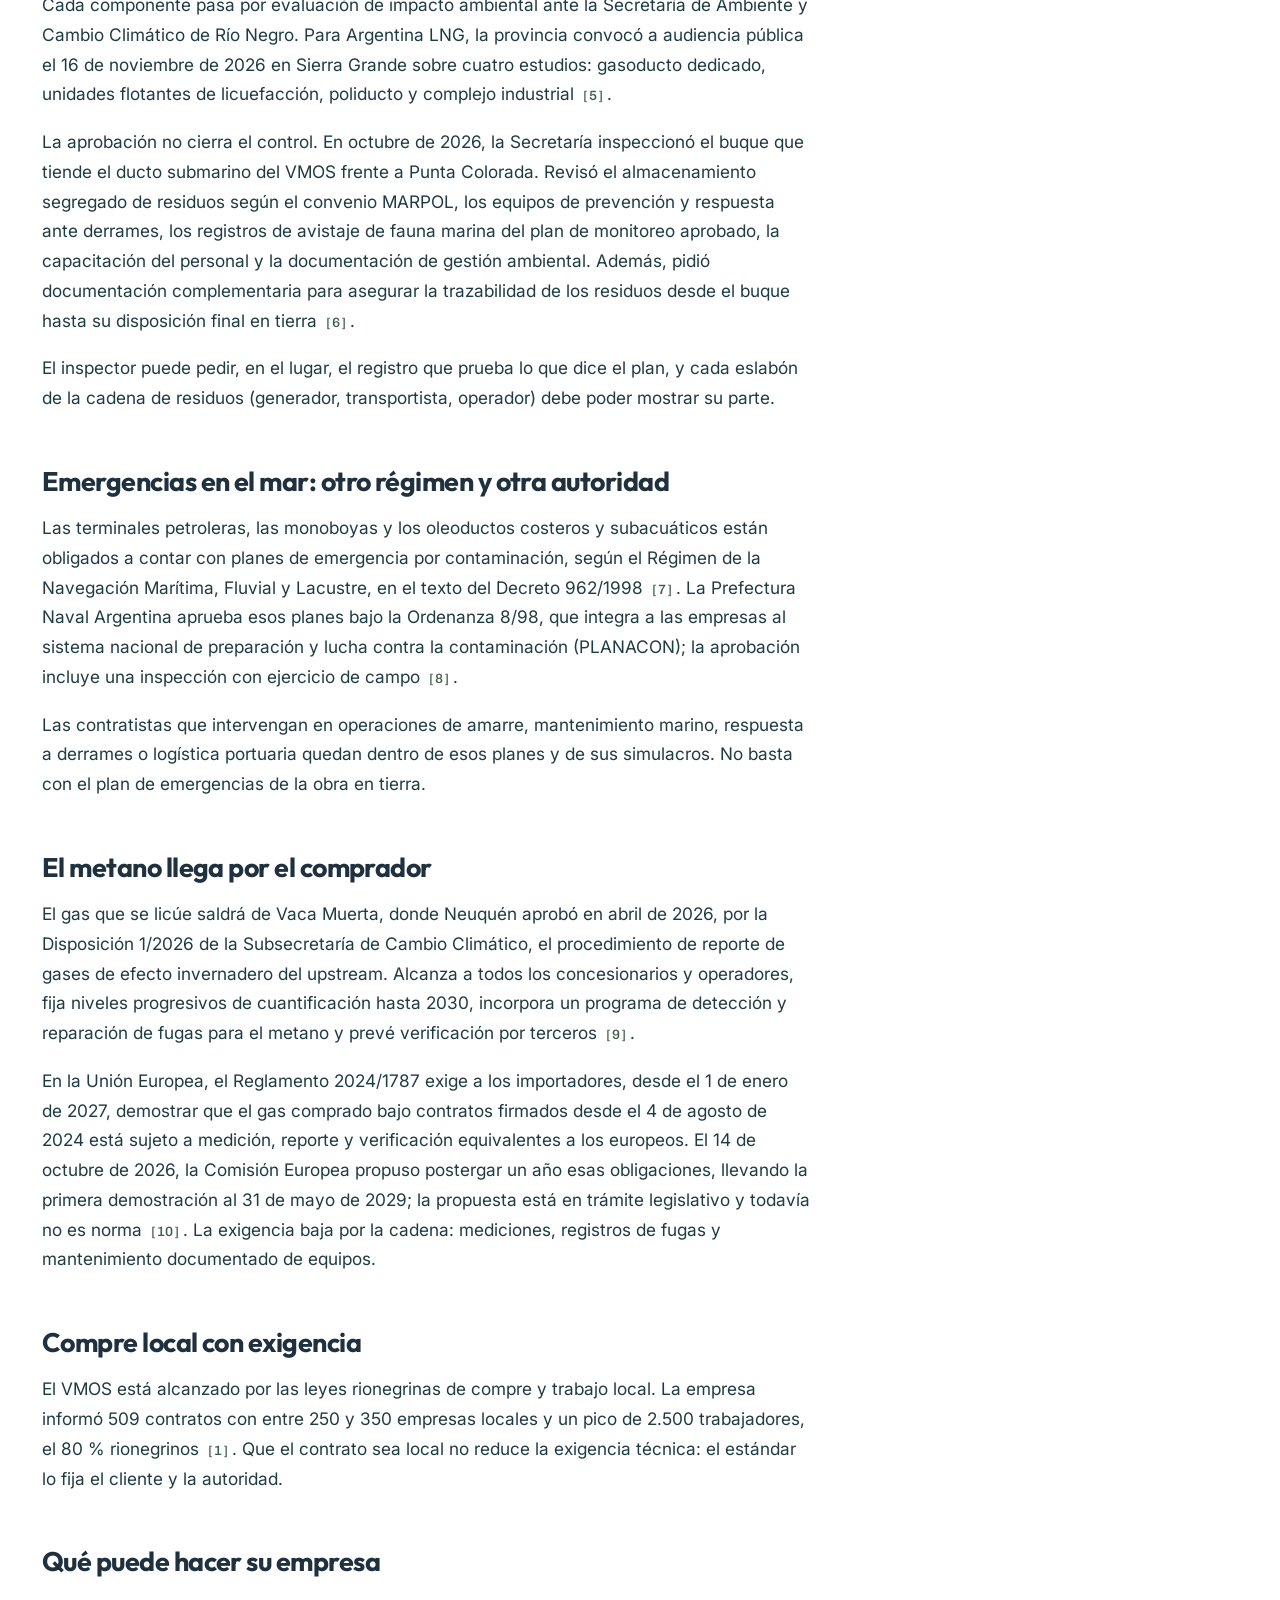
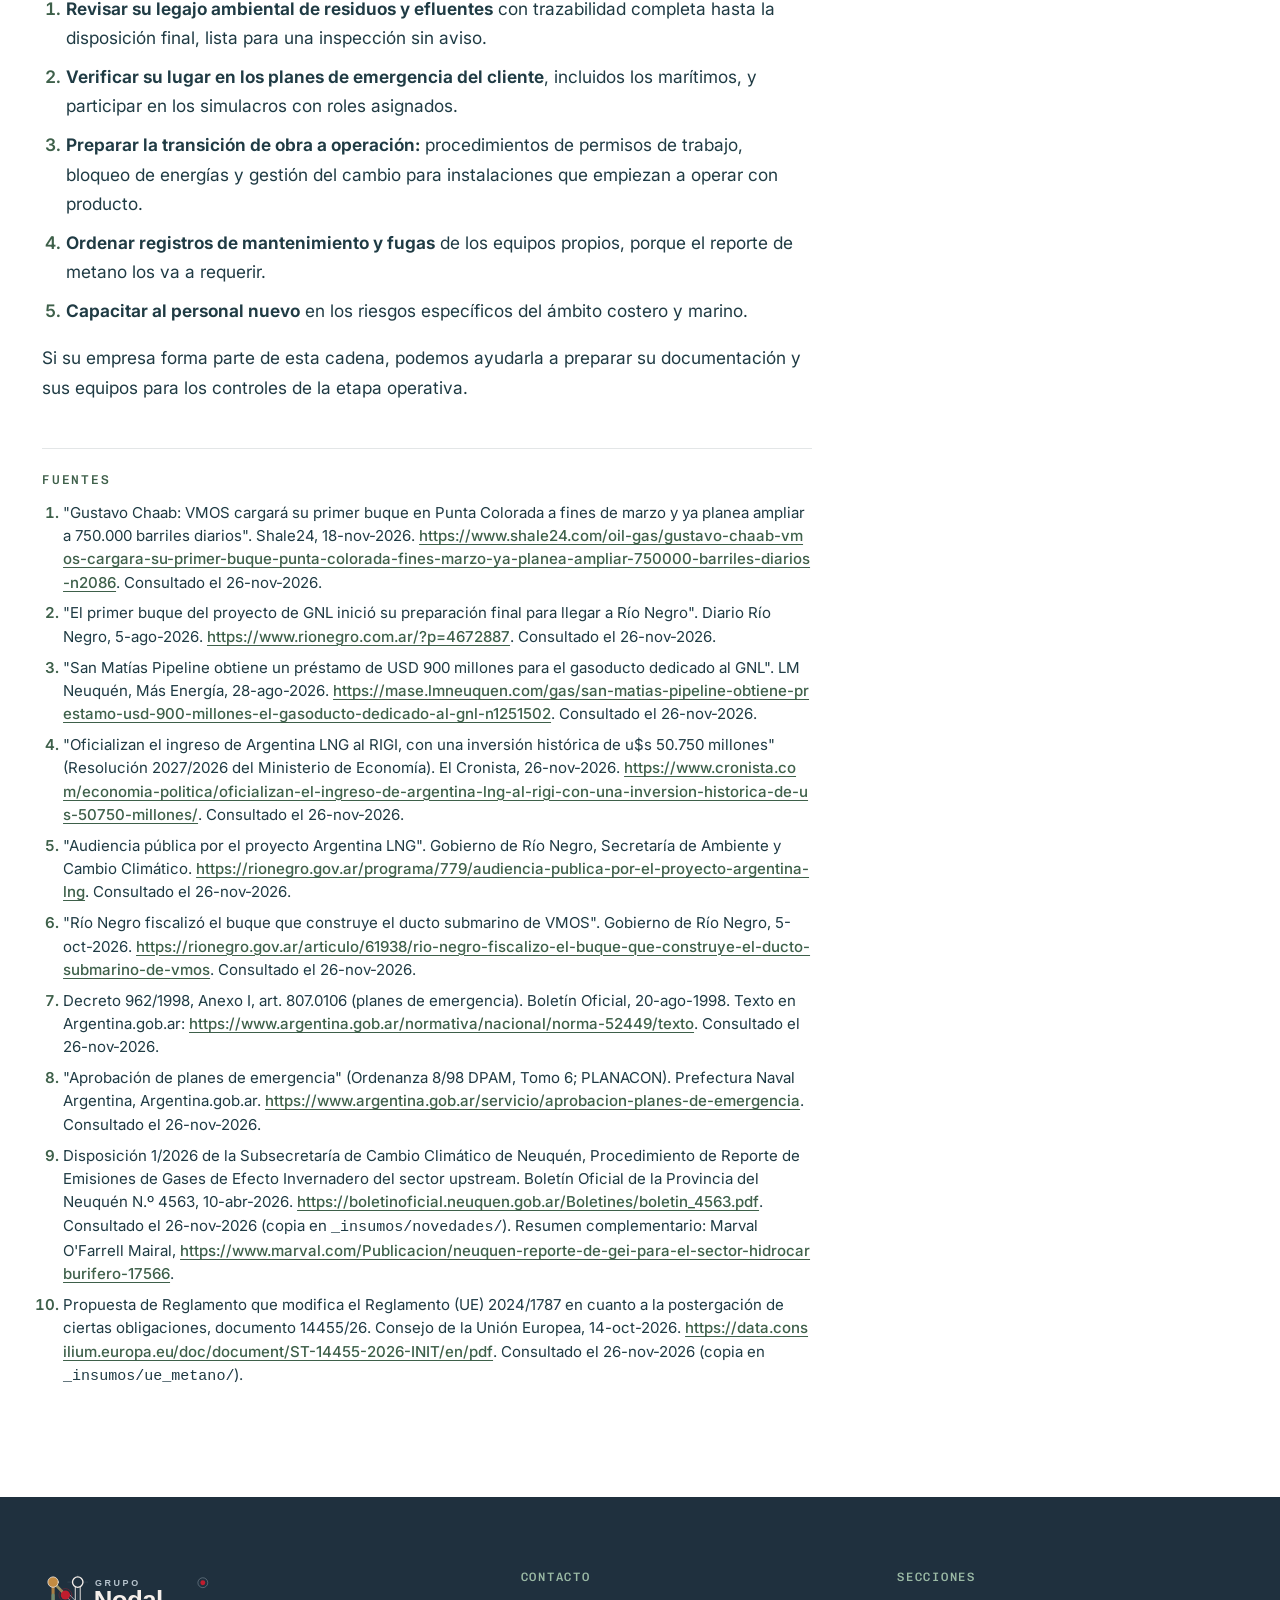
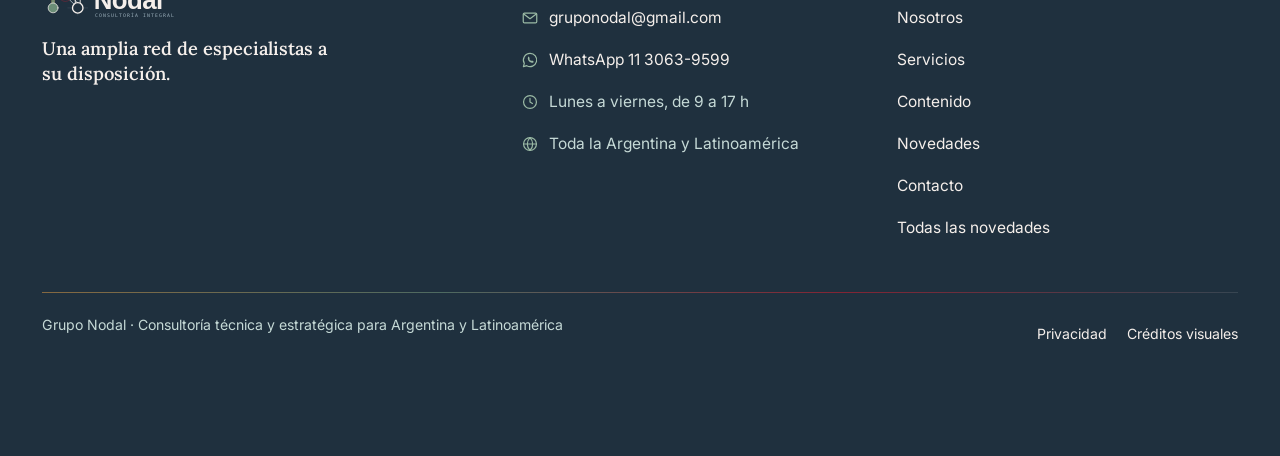
<file: contenido/vmos-gnl-golfo-san-matias-ambiente-seguridad-proveedores/index.html>
<!doctype html>
<html lang="es-AR">
<head>
<meta charset="utf-8">
<meta name="viewport" content="width=device-width, initial-scale=1">
<title>Oleoducto y GNL en la costa rionegrina: qué cambia en ambiente y seguridad para los proveedores | Grupo Nodal</title>
<meta name="description" content="VMOS, Southern Energy y Argentina LNG avanzan hacia la operación en el golfo San Matías. Qué controles ambientales, planes de emergencia y reportes de metano alcanzan a los proveedores.">

<link rel="canonical" href="https://gpuccini-stack.github.io/grupo-nodal-preview/contenido/vmos-gnl-golfo-san-matias-ambiente-seguridad-proveedores/">
<meta property="og:type" content="article">
<meta property="og:locale" content="es_AR">
<meta property="og:site_name" content="Grupo Nodal">
<meta property="og:title" content="Oleoducto y GNL en la costa rionegrina: qué cambia en ambiente y seguridad para los proveedores | Grupo Nodal">
<meta property="og:description" content="VMOS, Southern Energy y Argentina LNG avanzan hacia la operación en el golfo San Matías. Qué controles ambientales, planes de emergencia y reportes de metano alcanzan a los proveedores.">
<meta property="og:url" content="https://gpuccini-stack.github.io/grupo-nodal-preview/contenido/vmos-gnl-golfo-san-matias-ambiente-seguridad-proveedores/">
<meta property="og:image" content="https://gpuccini-stack.github.io/grupo-nodal-preview/assets/img/og-grupo-nodal.png">
<meta property="og:image:width" content="1200">
<meta property="og:image:height" content="630">
<meta property="og:image:alt" content="Grupo Nodal. Su industria segura, en regla y sin sobrecostos. Conectamos especialistas en seguridad, ambiente, calidad y personas en una sola red.">
<meta name="twitter:card" content="summary_large_image">
<meta name="theme-color" content="#F5EFEB">
<link rel="icon" href="../../assets/img/favicon.svg" type="image/svg+xml">
<link rel="icon" href="../../assets/img/favicon-32.png" sizes="32x32" type="image/png">
<link rel="apple-touch-icon" href="../../assets/img/apple-touch-icon.png">
<link rel="preconnect" href="https://fonts.googleapis.com">
<link rel="preconnect" href="https://fonts.gstatic.com" crossorigin>
<link href="https://fonts.googleapis.com/css2?family=Inter:wght@400;500;600&family=Lora:wght@400;500;600&family=Outfit:wght@600;700;800&display=swap" rel="stylesheet">
<link rel="preload" href="../../assets/fonts/Archivo-variable.woff2" as="font" type="font/woff2" crossorigin>
<link rel="stylesheet" href="../../assets/css/estilos.css">
<script src="../../assets/js/datos.js" defer></script>
<script src="../../assets/js/sitio.js" defer></script>
<script type="application/ld+json">{"@context": "https://schema.org", "@type": "Article", "headline": "Oleoducto y GNL en la costa rionegrina: qué cambia en ambiente y seguridad para los proveedores", "description": "VMOS, Southern Energy y Argentina LNG avanzan hacia la operación en el golfo San Matías. Qué controles ambientales, planes de emergencia y reportes de metano alcanzan a los proveedores.", "datePublished": "2026-11-26", "dateModified": "2026-11-26", "inLanguage": "es-AR", "author": {"@type": "Organization", "name": "Equipo Grupo Nodal"}, "publisher": {"@type": "Organization", "name": "Grupo Nodal", "logo": {"@type": "ImageObject", "url": "https://gpuccini-stack.github.io/grupo-nodal-preview/assets/img/icono-512.png"}}, "image": "https://gpuccini-stack.github.io/grupo-nodal-preview/assets/img/og-grupo-nodal.png", "mainEntityOfPage": "https://gpuccini-stack.github.io/grupo-nodal-preview/contenido/vmos-gnl-golfo-san-matias-ambiente-seguridad-proveedores/", "keywords": "VMOS, Punta Colorada, GNL, Golfo San Matías, Río Negro, evaluación de impacto ambiental, PLANACON, metano", "articleSection": "Petróleo y gas"}</script>
<meta name="robots" content="noindex, nofollow">
</head>
<body>
<svg class="sprite" aria-hidden="true" focusable="false" width="0" height="0"><symbol id="a-seguridad" viewBox="0 0 24 24"><path d="M12 3.2 19 5.8v5.5c0 4.5-2.9 8.1-7 9.6-4.1-1.5-7-5.1-7-9.6V5.8z"/><rect x="7.8" y="10.3" width="8.4" height="3.4" rx="1.7"/><circle class="n" cx="12" cy="12" r="1.15"/></symbol><symbol id="a-ambiente" viewBox="0 0 24 24"><path d="M6.2 13.2c0-5.1 4-8.6 12.8-9.2-.5 8.8-4.1 12.8-9.2 12.8-2 0-3.6-1.6-3.6-3.6z"/><path d="M8.6 15 14 9.6"/><path d="M3 20.2c1.5-1 3-1 4.5 0s3 1 4.5 0 3-1 4.5 0 3 1 4.5 0"/><circle class="n" cx="14" cy="9.6" r="1.25"/></symbol><symbol id="a-gestion" viewBox="0 0 24 24"><path d="M19.2 12A7.2 7.2 0 1 1 16.8 6.6"/><path d="M17.6 3.4v3.5h-3.5"/><path d="m8.8 12.3 2.2 2.2 4.1-4.3"/><circle class="n" cx="19.2" cy="12" r="1.25"/></symbol><symbol id="a-proceso" viewBox="0 0 24 24"><circle cx="12" cy="10" r="6"/><path d="m12 10 3.1-2.7"/><path d="M8.2 10h.9M12 5.9v.9M14.9 10h.9"/><path d="M12 16v2.6M3.5 18.6h17M3.5 21h17"/><circle class="n" cx="12" cy="10" r="1.2"/></symbol><symbol id="a-cultura" viewBox="0 0 24 24"><circle cx="7.6" cy="8" r="2.5"/><circle cx="16.4" cy="8" r="2.5"/><path d="M3.2 19.5c.4-3.3 2.1-5.3 4.4-5.3 1.4 0 2.6.7 3.4 2M20.8 19.5c-.4-3.3-2.1-5.3-4.4-5.3-1.4 0-2.6.7-3.4 2"/><path d="M10.1 8h3.8"/><circle class="n" cx="12" cy="17.6" r="1.25"/></symbol><symbol id="a-sostenibilidad" viewBox="0 0 24 24"><path d="M4.6 12a7.4 7.4 0 0 1 12.6-5.2"/><path d="M17.6 3.5v3.4h-3.4"/><path d="M19.4 12a7.4 7.4 0 0 1-12.6 5.2"/><path d="M6.4 20.5v-3.4h3.4"/><path d="M12 16v-4.6"/><path d="M12 11.4c0-2 1.3-3.2 3.3-3.2 0 2-1.3 3.2-3.3 3.2zM12 12.8c0-1.6-1.1-2.7-2.8-2.7 0 1.6 1.1 2.7 2.8 2.7z"/><circle class="n" cx="12" cy="16" r="1.15"/></symbol><symbol id="a-cumplimiento" viewBox="0 0 24 24"><path d="M13.5 3.2H7a1 1 0 0 0-1 1v15.6a1 1 0 0 0 1 1h4.6"/><path d="M13.5 3.2 18 7.7v3.4"/><path d="M13.5 3.2v4.5H18"/><path d="M8.8 10.4h5M8.8 13.4h3"/><circle cx="16.4" cy="16.4" r="3"/><path d="m15 19.1-.6 2.4 2-.9 2 .9-.6-2.4"/><circle class="n" cx="16.4" cy="16.4" r="1.1"/></symbol><symbol id="a-datos" viewBox="0 0 24 24"><rect x="6.6" y="6.6" width="10.8" height="10.8" rx="2.2"/><path d="M10 3.6v3M14 3.6v3M10 17.4v3M14 17.4v3M3.6 10h3M3.6 14h3M17.4 10h3M17.4 14h3"/><circle cx="12" cy="12" r="2.6"/><circle class="n" cx="12" cy="12" r="1.05"/></symbol><symbol id="a-obras" viewBox="0 0 24 24"><path d="M7.5 21V4.2"/><path d="M3.4 7h17.2"/><path d="M7.5 4.2 3.8 7M7.5 4.2 15 7"/><path d="M17 7v5"/><rect x="15.2" y="12" width="3.6" height="3" rx=".5"/><path d="M4.2 21h6.6"/><path d="M7.5 10.5h0M7.5 14h0"/><circle class="n" cx="7.5" cy="4.2" r="1.2"/></symbol><symbol id="a-emergencias" viewBox="0 0 24 24"><rect x="3.6" y="3.6" width="16.8" height="16.8" rx="3.2"/><path d="M12 17.4c-2.2 0-3.7-1.5-3.7-3.5 0-2.5 2.3-3.4 2.3-6.1 1.8.9 2.9 2.3 3.1 3.9.4-.4.7-1 .7-1.7.8.9 1.3 2.2 1.3 3.5 0 2.3-1.5 3.9-3.7 3.9z"/><circle class="n" cx="12" cy="14.4" r="1.15"/></symbol><symbol id="s-petroleo" viewBox="0 0 24 24"><path d="M3 20.5h18"/><path d="m9.2 20.5 3-10.6 3 10.6"/><path d="M4.6 9.8 19 6.2"/><path d="M19 6.2l1.4 2.4-1.2 3"/><path d="M5.4 9.6V17"/><path d="M3.8 17h3.2v3.5"/><circle class="n" cx="12.2" cy="8.3" r="1.2"/></symbol><symbol id="s-mineria" viewBox="0 0 24 24"><path d="M2.5 20h19"/><path d="m3.5 20 5.8-11 3.8 5.6 2.8-4.2 4.6 9.6"/><path d="M6.8 15.2h5.2M13.5 16.8h4.2"/><circle class="n" cx="9.3" cy="9" r="1.2"/></symbol><symbol id="s-quimica" viewBox="0 0 24 24"><path d="M9.4 3.2h5.2"/><path d="M10.4 3.2v6L5.6 18.3a1.6 1.6 0 0 0 1.4 2.4h10a1.6 1.6 0 0 0 1.4-2.4L13.6 9.2v-6"/><path d="M7.6 14.6h8.8"/><circle class="n" cx="12.6" cy="17.4" r="1.1"/></symbol><symbol id="s-metalurgica" viewBox="0 0 24 24"><path d="M5 4.5h14v3h-5.2v9H19v3H5v-3h5.2v-9H5z"/><circle class="n" cx="12" cy="12" r="1.1"/></symbol><symbol id="s-construccion" viewBox="0 0 24 24"><path d="M3 20.5h18"/><path d="M5 20.5V7.5h14v13"/><path d="M5 11.8h14M5 16.1h14"/><path d="M9.7 7.5v13M14.3 7.5v13"/><path d="M4 7.5 12 3.5l8 4"/><circle class="n" cx="12" cy="3.5" r="1.15"/></symbol><symbol id="s-consumo" viewBox="0 0 24 24"><path d="M3 4.2h2.4l2.1 10.6h10l1.9-7.3H6.4"/><circle cx="9" cy="18.8" r="1.5"/><circle cx="16.6" cy="18.8" r="1.5"/><circle class="n" cx="12.6" cy="11.2" r="1.1"/></symbol><symbol id="s-packaging" viewBox="0 0 24 24"><path d="M12 3.2 20 7.6v8.8L12 20.8l-8-4.4V7.6z"/><path d="M4 7.6 12 12l8-4.4"/><path d="M12 12v8.8"/><path d="m8 5.4 8 4.4"/><circle class="n" cx="12" cy="12" r="1.15"/></symbol><symbol id="s-alimentos" viewBox="0 0 24 24"><path d="M12 21V6.5"/><path d="M12 9.6c-1.9-.4-3-1.8-3-3.9 1.9.4 3 1.8 3 3.9zM12 9.6c1.9-.4 3-1.8 3-3.9-1.9.4-3 1.8-3 3.9zM12 13.8c-1.9-.4-3-1.8-3-3.9 1.9.4 3 1.8 3 3.9zM12 13.8c1.9-.4 3-1.8 3-3.9-1.9.4-3 1.8-3 3.9zM12 18c-1.9-.4-3-1.8-3-3.9 1.9.4 3 1.8 3 3.9zM12 18c1.9-.4 3-1.8 3-3.9-1.9.4-3 1.8-3 3.9z"/><circle class="n" cx="12" cy="4.2" r="1.15"/></symbol><symbol id="s-transporte" viewBox="0 0 24 24"><path d="M2.8 6h11v10.2h-11z"/><path d="M13.8 9.2h3.9l3.5 3.6v3.4h-7.4"/><circle cx="6.8" cy="17.6" r="1.7"/><circle cx="17.2" cy="17.6" r="1.7"/><circle class="n" cx="8.3" cy="11.1" r="1.15"/></symbol><symbol id="u-whatsapp" viewBox="0 0 24 24"><path d="M12 3.2a8.8 8.8 0 0 0-7.6 13.2L3.2 20.8l4.5-1.2A8.8 8.8 0 1 0 12 3.2z"/><path class="f" d="M9.1 7.9c.2-.4.4-.4.7-.4h.5c.2 0 .4.1.5.4l.7 1.7c.1.2 0 .5-.1.6l-.5.6c.6 1.1 1.5 2 2.6 2.6l.6-.5c.2-.1.4-.2.6-.1l1.7.7c.3.1.4.3.4.5v.5c0 .3-.1.6-.4.8-.5.3-1.2.5-1.9.4-2.6-.4-5-2.8-5.4-5.4-.1-.7.1-1.5.4-2z"/></symbol><symbol id="u-correo" viewBox="0 0 24 24"><rect x="3" y="5.5" width="18" height="13" rx="1.6"/><path d="m3.6 6.6 8.4 6.4 8.4-6.4"/></symbol><symbol id="u-telefono" viewBox="0 0 24 24"><path d="M6.6 3.5h2.6l1.4 4-1.9 1.3a11 11 0 0 0 6.5 6.5l1.3-1.9 4 1.4v2.6c0 1-.8 1.8-1.8 1.8C10.9 19.2 4.8 13.1 4.8 5.3c0-1 .8-1.8 1.8-1.8z"/></symbol><symbol id="u-reloj" viewBox="0 0 24 24"><circle cx="12" cy="12" r="8.6"/><path d="M12 7.2V12l3.2 2"/></symbol><symbol id="u-ubicacion" viewBox="0 0 24 24"><path d="M12 21s-6.4-5.6-6.4-11a6.4 6.4 0 0 1 12.8 0c0 5.4-6.4 11-6.4 11z"/><circle cx="12" cy="10" r="2.3"/></symbol><symbol id="u-calendario" viewBox="0 0 24 24"><rect x="3.6" y="5" width="16.8" height="15.4" rx="2"/><path d="M3.6 9.6h16.8M8 3v4M16 3v4"/><path d="m9.2 14.6 2 2 3.8-3.8"/></symbol><symbol id="u-flecha" viewBox="0 0 24 24"><path d="M4.5 12h14.5M13.5 6.5 19 12l-5.5 5.5"/></symbol><symbol id="u-externo" viewBox="0 0 24 24"><path d="M13.5 4.5h6v6M19.5 4.5l-8.5 8.5"/><path d="M17.5 13.5v5a1 1 0 0 1-1 1h-11a1 1 0 0 1-1-1v-11a1 1 0 0 1 1-1h5"/></symbol><symbol id="u-buscar" viewBox="0 0 24 24"><circle cx="10.6" cy="10.6" r="6.2"/><path d="m15.2 15.2 5.2 5.2"/></symbol><symbol id="u-globo" viewBox="0 0 24 24"><path d="M4 5.5a2 2 0 0 1 2-2h12a2 2 0 0 1 2 2v9a2 2 0 0 1-2 2h-6.6L7 20.4v-3.9H6a2 2 0 0 1-2-2z"/><path d="M8.2 8.6h7.6M8.2 11.8h5"/></symbol><symbol id="u-cerrar" viewBox="0 0 24 24"><path d="m6 6 12 12M18 6 6 18"/></symbol><symbol id="u-mas" viewBox="0 0 24 24"><path d="M12 5v14M5 12h14"/></symbol><symbol id="u-linkedin" viewBox="0 0 24 24"><rect x="3.5" y="3.5" width="17" height="17" rx="1.6"/><path d="M8 10.5V17M12 17v-3.6c0-1.6 1-2.6 2.3-2.6s2 .9 2 2.6V17M12 10.5V17"/><circle class="f" cx="8" cy="7.6" r="1.1"/></symbol><symbol id="u-documento" viewBox="0 0 24 24"><path d="M14 3.5H7a1 1 0 0 0-1 1v15a1 1 0 0 0 1 1h10a1 1 0 0 0 1-1V7.5z"/><path d="M14 3.5v4h4M9 12h6M9 15.5h6"/></symbol><symbol id="u-guardar" viewBox="0 0 24 24"><circle cx="9.5" cy="8" r="3.6"/><path d="M2.8 20c.6-3.6 3.4-5.6 6.7-5.6 1.6 0 3.1.5 4.2 1.4M18 13v7M14.5 16.5h7"/></symbol><symbol id="u-web" viewBox="0 0 24 24"><circle cx="12" cy="12" r="8.6"/><path d="M3.6 12h16.8M12 3.4c2.4 2.4 3.6 5.3 3.6 8.6s-1.2 6.2-3.6 8.6c-2.4-2.4-3.6-5.3-3.6-8.6S9.6 5.8 12 3.4z"/></symbol><symbol id="u-ahorro" viewBox="0 0 24 24"><path d="M4 17.5 9.5 12l4 3.6L20 7.5"/><path d="M15.2 7.5H20v4.8"/><circle class="n" cx="9.5" cy="12" r="1.3"/></symbol><symbol id="u-continuidad" viewBox="0 0 24 24"><path d="M12 3.2 19 6v5.2c0 4.4-2.9 8-7 9.6-4.1-1.6-7-5.2-7-9.6V6z"/><path d="m8.8 12.2 2.2 2.2 4.4-4.4"/></symbol><symbol id="u-tranquilidad" viewBox="0 0 24 24"><circle cx="12" cy="12" r="8.4"/><path d="m8.6 12.4 2.3 2.3 4.6-4.8"/><circle class="n" cx="12" cy="3.6" r="1.3"/></symbol><symbol id="u-reiniciar" viewBox="0 0 24 24"><path d="M4.8 12a7.2 7.2 0 1 1 2.1 5.1"/><path d="M4.8 17.5v-4.2H9"/></symbol><symbol id="u-check" viewBox="0 0 24 24"><path d="m5.5 12.5 4.2 4.2 8.8-9.2"/></symbol></svg><a class="saltar" href="#contenido-principal">Saltar al contenido</a>
<header class="cabecera">
<div class="contenedor cabecera__in">
<a class="marca" href="../../#inicio"><img src="../../assets/img/logo-nodal-nav.png" alt="Grupo Nodal, ir al inicio" width="144" height="52"></a>
<nav class="nav nav--interna" aria-label="Secciones"><ul><li><a href="../../#inicio">Inicio</a></li><li><a href="../../#nosotros">Nosotros</a></li><li><a href="../../#servicios">Servicios</a></li><li><a href="../../#contenido">Contenido</a></li><li><a href="../../#novedades">Novedades</a></li><li><a href="../../#contacto">Contacto</a></li></ul></nav>
<a class="btn btn--chico cabecera__cta" href="../../#presupuesto" data-abrir-presupuesto>Solicitar presupuesto</a>
<details class="menu-movil">
<summary aria-label="Menú de secciones"><span class="menu-movil__lineas" aria-hidden="true"></span><span>Menú</span></summary>
<nav class="menu-movil__panel" aria-label="Secciones (menú)"><ul><li><a href="../../#inicio">Inicio</a></li><li><a href="../../#nosotros">Nosotros</a></li><li><a href="../../#servicios">Servicios</a></li><li><a href="../../#contenido">Contenido</a></li><li><a href="../../#novedades">Novedades</a></li><li><a href="../../#contacto">Contacto</a></li></ul>
<a class="btn" href="../../#presupuesto" data-abrir-presupuesto>Solicitar presupuesto</a></nav>
</details>
</div>
<div class="cabecera__progreso" aria-hidden="true"></div>
</header>
<main id="contenido-principal"><div class="cabeza-pagina plano cat-petroleo"><div class="contenedor">
<nav class="migas" aria-label="Ruta de navegación"><ol><li><a href="../../">Inicio</a></li><li><a href="../../#contenido">Contenido</a></li><li aria-current="page">Oleoducto y GNL en la costa rionegrina: qué cambia en ambiente y seguridad para los proveedores</li></ol></nav>
<p class="antetitulo">Petróleo y gas</p>
<h1>Oleoducto y GNL en la costa rionegrina: qué cambia en ambiente y seguridad para los proveedores</h1>
<p class="bajada">VMOS, Southern Energy y Argentina LNG avanzan hacia la operación en el golfo San Matías. Qué controles ambientales, planes de emergencia y reportes de metano alcanzan a los proveedores.</p>
<p class="articulo__meta"><time datetime="2026-11-26">26 nov 2026</time><span>5 minutos de lectura</span><span>Equipo Grupo Nodal</span></p>
</div></div>
<div class="articulo-cuerpo"><div class="contenedor articulo__grid">
<article class="prosa" aria-labelledby="t-art">
<h2 id="t-art" class="solo-lectores">Oleoducto y GNL en la costa rionegrina: qué cambia en ambiente y seguridad para los proveedores</h2>
<p>La costa atlántica de Río Negro concentra hoy la mayor transformación de la infraestructura energética argentina. En el golfo San Matías confluyen un oleoducto de exportación con terminal marítima y dos proyectos de gas natural licuado (GNL). Para las empresas que proveen servicios, montaje, transporte, mantenimiento o gestión de residuos, el cambio no es solo de volumen: se pasa de obras en tierra a instalaciones marítimas de alto riesgo, con autoridades, normas y clientes nuevos.</p>
<h2 id="donde-esta-cada-proyecto-al-26-de-noviembre-de-2026">Dónde está cada proyecto al 26 de noviembre de 2026</h2>
<ul><li><strong>Oleoducto Vaca Muerta Oil Sur (VMOS).</strong> Según su director ejecutivo, la obra tiene un avance del 86 %, los 437 km entre Allen y Punta Colorada están en comisionado y la inyección de crudo comenzaría en enero de 2027, con la carga del primer buque prevista entre fines de marzo y principios de abril. Arrancaría con 180.000 barriles diarios y la meta contractual de 550.000 vence en septiembre de 2027 <a class="cita" href="#fuente-1" aria-label="Fuente 1">[1]</a>.</li><li><strong>Southern Energy.</strong> El buque de licuefacción Hilli Episeyo, de 2,45 millones de toneladas anuales, está en reacondicionamiento; su llegada al golfo está prevista para mediados de 2027 y el inicio de operaciones comerciales para fines de ese año <a class="cita" href="#fuente-2" aria-label="Fuente 2">[2]</a>. El gasoducto dedicado, de 472 km y 36 pulgadas, obtuvo un préstamo de USD 900 millones y tiene fin de obra previsto para mediados de 2028 <a class="cita" href="#fuente-3" aria-label="Fuente 3">[3]</a>.</li><li><strong>Argentina LNG.</strong> El Ministerio de Economía aprobó su adhesión al Régimen de Incentivo para Grandes Inversiones (RIGI) por la Resolución 2027/2026, publicada en el Boletín Oficial el 26 de noviembre de 2026, por USD 50.750 millones hasta 2050. Prevé 524 km de ductos hasta la costa rionegrina y dos unidades flotantes de 6 millones de toneladas anuales cada una <a class="cita" href="#fuente-4" aria-label="Fuente 4">[4]</a>. La decisión final de inversión todavía no está firmada: la compañía anunció la firma para el 30 de noviembre <a class="cita" href="#fuente-4" aria-label="Fuente 4">[4]</a>.</li></ul>
<h2 id="el-control-ambiental-es-provincial-y-es-de-campo">El control ambiental es provincial y es de campo</h2>
<p>Cada componente pasa por evaluación de impacto ambiental ante la Secretaría de Ambiente y Cambio Climático de Río Negro. Para Argentina LNG, la provincia convocó a audiencia pública el 16 de noviembre de 2026 en Sierra Grande sobre cuatro estudios: gasoducto dedicado, unidades flotantes de licuefacción, poliducto y complejo industrial <a class="cita" href="#fuente-5" aria-label="Fuente 5">[5]</a>.</p>
<p>La aprobación no cierra el control. En octubre de 2026, la Secretaría inspeccionó el buque que tiende el ducto submarino del VMOS frente a Punta Colorada. Revisó el almacenamiento segregado de residuos según el convenio MARPOL, los equipos de prevención y respuesta ante derrames, los registros de avistaje de fauna marina del plan de monitoreo aprobado, la capacitación del personal y la documentación de gestión ambiental. Además, pidió documentación complementaria para asegurar la trazabilidad de los residuos desde el buque hasta su disposición final en tierra <a class="cita" href="#fuente-6" aria-label="Fuente 6">[6]</a>.</p>
<p>El inspector puede pedir, en el lugar, el registro que prueba lo que dice el plan, y cada eslabón de la cadena de residuos (generador, transportista, operador) debe poder mostrar su parte.</p>
<h2 id="emergencias-en-el-mar-otro-regimen-y-otra-autoridad">Emergencias en el mar: otro régimen y otra autoridad</h2>
<p>Las terminales petroleras, las monoboyas y los oleoductos costeros y subacuáticos están obligados a contar con planes de emergencia por contaminación, según el Régimen de la Navegación Marítima, Fluvial y Lacustre, en el texto del Decreto 962/1998 <a class="cita" href="#fuente-7" aria-label="Fuente 7">[7]</a>. La Prefectura Naval Argentina aprueba esos planes bajo la Ordenanza 8/98, que integra a las empresas al sistema nacional de preparación y lucha contra la contaminación (PLANACON); la aprobación incluye una inspección con ejercicio de campo <a class="cita" href="#fuente-8" aria-label="Fuente 8">[8]</a>.</p>
<p>Las contratistas que intervengan en operaciones de amarre, mantenimiento marino, respuesta a derrames o logística portuaria quedan dentro de esos planes y de sus simulacros. No basta con el plan de emergencias de la obra en tierra.</p>
<h2 id="el-metano-llega-por-el-comprador">El metano llega por el comprador</h2>
<p>El gas que se licúe saldrá de Vaca Muerta, donde Neuquén aprobó en abril de 2026, por la Disposición 1/2026 de la Subsecretaría de Cambio Climático, el procedimiento de reporte de gases de efecto invernadero del upstream. Alcanza a todos los concesionarios y operadores, fija niveles progresivos de cuantificación hasta 2030, incorpora un programa de detección y reparación de fugas para el metano y prevé verificación por terceros <a class="cita" href="#fuente-9" aria-label="Fuente 9">[9]</a>.</p>
<p>En la Unión Europea, el Reglamento 2024/1787 exige a los importadores, desde el 1 de enero de 2027, demostrar que el gas comprado bajo contratos firmados desde el 4 de agosto de 2024 está sujeto a medición, reporte y verificación equivalentes a los europeos. El 14 de octubre de 2026, la Comisión Europea propuso postergar un año esas obligaciones, llevando la primera demostración al 31 de mayo de 2029; la propuesta está en trámite legislativo y todavía no es norma <a class="cita" href="#fuente-10" aria-label="Fuente 10">[10]</a>. La exigencia baja por la cadena: mediciones, registros de fugas y mantenimiento documentado de equipos.</p>
<h2 id="compre-local-con-exigencia">Compre local con exigencia</h2>
<p>El VMOS está alcanzado por las leyes rionegrinas de compre y trabajo local. La empresa informó 509 contratos con entre 250 y 350 empresas locales y un pico de 2.500 trabajadores, el 80 % rionegrinos <a class="cita" href="#fuente-1" aria-label="Fuente 1">[1]</a>. Que el contrato sea local no reduce la exigencia técnica: el estándar lo fija el cliente y la autoridad.</p>
<h2 id="que-puede-hacer-su-empresa">Qué puede hacer su empresa</h2>
<ol><li><strong>Revisar su legajo ambiental de residuos y efluentes</strong> con trazabilidad completa hasta la disposición final, lista para una inspección sin aviso.</li><li><strong>Verificar su lugar en los planes de emergencia del cliente</strong>, incluidos los marítimos, y participar en los simulacros con roles asignados.</li><li><strong>Preparar la transición de obra a operación:</strong> procedimientos de permisos de trabajo, bloqueo de energías y gestión del cambio para instalaciones que empiezan a operar con producto.</li><li><strong>Ordenar registros de mantenimiento y fugas</strong> de los equipos propios, porque el reporte de metano los va a requerir.</li><li><strong>Capacitar al personal nuevo</strong> en los riesgos específicos del ámbito costero y marino.</li></ol>
<p>Si su empresa forma parte de esta cadena, podemos ayudarla a preparar su documentación y sus equipos para los controles de la etapa operativa.</p>
<section class="fuentes" aria-labelledby="t-fuentes"><h2 id="t-fuentes">Fuentes</h2><ol><li id="fuente-1">"Gustavo Chaab: VMOS cargará su primer buque en Punta Colorada a fines de marzo y ya planea ampliar a 750.000 barriles diarios". Shale24, 18-nov-2026. <a href="https://www.shale24.com/oil-gas/gustavo-chaab-vmos-cargara-su-primer-buque-punta-colorada-fines-marzo-ya-planea-ampliar-750000-barriles-diarios-n2086">https://www.shale24.com/oil-gas/gustavo-chaab-vmos-cargara-su-primer-buque-punta-colorada-fines-marzo-ya-planea-ampliar-750000-barriles-diarios-n2086</a>. Consultado el 26-nov-2026.</li><li id="fuente-2">"El primer buque del proyecto de GNL inició su preparación final para llegar a Río Negro". Diario Río Negro, 5-ago-2026. <a href="https://www.rionegro.com.ar/?p=4672887">https://www.rionegro.com.ar/?p=4672887</a>. Consultado el 26-nov-2026.</li><li id="fuente-3">"San Matías Pipeline obtiene un préstamo de USD 900 millones para el gasoducto dedicado al GNL". LM Neuquén, Más Energía, 28-ago-2026. <a href="https://mase.lmneuquen.com/gas/san-matias-pipeline-obtiene-prestamo-usd-900-millones-el-gasoducto-dedicado-al-gnl-n1251502">https://mase.lmneuquen.com/gas/san-matias-pipeline-obtiene-prestamo-usd-900-millones-el-gasoducto-dedicado-al-gnl-n1251502</a>. Consultado el 26-nov-2026.</li><li id="fuente-4">"Oficializan el ingreso de Argentina LNG al RIGI, con una inversión histórica de u$s 50.750 millones" (Resolución 2027/2026 del Ministerio de Economía). El Cronista, 26-nov-2026. <a href="https://www.cronista.com/economia-politica/oficializan-el-ingreso-de-argentina-lng-al-rigi-con-una-inversion-historica-de-us-50750-millones/">https://www.cronista.com/economia-politica/oficializan-el-ingreso-de-argentina-lng-al-rigi-con-una-inversion-historica-de-us-50750-millones/</a>. Consultado el 26-nov-2026.</li><li id="fuente-5">"Audiencia pública por el proyecto Argentina LNG". Gobierno de Río Negro, Secretaría de Ambiente y Cambio Climático. <a href="https://rionegro.gov.ar/programa/779/audiencia-publica-por-el-proyecto-argentina-lng">https://rionegro.gov.ar/programa/779/audiencia-publica-por-el-proyecto-argentina-lng</a>. Consultado el 26-nov-2026.</li><li id="fuente-6">"Río Negro fiscalizó el buque que construye el ducto submarino de VMOS". Gobierno de Río Negro, 5-oct-2026. <a href="https://rionegro.gov.ar/articulo/61938/rio-negro-fiscalizo-el-buque-que-construye-el-ducto-submarino-de-vmos">https://rionegro.gov.ar/articulo/61938/rio-negro-fiscalizo-el-buque-que-construye-el-ducto-submarino-de-vmos</a>. Consultado el 26-nov-2026.</li><li id="fuente-7">Decreto 962/1998, Anexo I, art. 807.0106 (planes de emergencia). Boletín Oficial, 20-ago-1998. Texto en Argentina.gob.ar: <a href="https://www.argentina.gob.ar/normativa/nacional/norma-52449/texto">https://www.argentina.gob.ar/normativa/nacional/norma-52449/texto</a>. Consultado el 26-nov-2026.</li><li id="fuente-8">"Aprobación de planes de emergencia" (Ordenanza 8/98 DPAM, Tomo 6; PLANACON). Prefectura Naval Argentina, Argentina.gob.ar. <a href="https://www.argentina.gob.ar/servicio/aprobacion-planes-de-emergencia">https://www.argentina.gob.ar/servicio/aprobacion-planes-de-emergencia</a>. Consultado el 26-nov-2026.</li><li id="fuente-9">Disposición 1/2026 de la Subsecretaría de Cambio Climático de Neuquén, Procedimiento de Reporte de Emisiones de Gases de Efecto Invernadero del sector upstream. Boletín Oficial de la Provincia del Neuquén N.º 4563, 10-abr-2026. <a href="https://boletinoficial.neuquen.gob.ar/Boletines/boletin_4563.pdf">https://boletinoficial.neuquen.gob.ar/Boletines/boletin_4563.pdf</a>. Consultado el 26-nov-2026 (copia en <code>_insumos/novedades/</code>). Resumen complementario: Marval O'Farrell Mairal, <a href="https://www.marval.com/Publicacion/neuquen-reporte-de-gei-para-el-sector-hidrocarburifero-17566">https://www.marval.com/Publicacion/neuquen-reporte-de-gei-para-el-sector-hidrocarburifero-17566</a>.</li><li id="fuente-10">Propuesta de Reglamento que modifica el Reglamento (UE) 2024/1787 en cuanto a la postergación de ciertas obligaciones, documento 14455/26. Consejo de la Unión Europea, 14-oct-2026. <a href="https://data.consilium.europa.eu/doc/document/ST-14455-2026-INIT/en/pdf">https://data.consilium.europa.eu/doc/document/ST-14455-2026-INIT/en/pdf</a>. Consultado el 26-nov-2026 (copia en <code>_insumos/ue_metano/</code>).</li></ol></section>
</article>
<aside class="lateral" aria-label="Consultas">
<div class="lateral__caja oscuro"><h2>¿Su empresa enfrenta este tema?</h2><p>Podemos revisar su caso y proponer los pasos a seguir.</p>
<a class="btn btn--claro" href="../../#presupuesto" data-abrir-presupuesto data-servicio="Consulta por el artículo: Oleoducto y GNL en la costa rionegrina: qué cambia en ambiente y seguridad para los proveedores">Solicitar presupuesto</a>
<a class="btn btn--linea-clara" href="../../#agenda" data-agenda>Agendar diagnóstico gratuito</a></div>
<p class="lateral__nota">Información de carácter general. No reemplaza el análisis del caso concreto.</p>
<p class="lateral__nota"><a href="../../#contenido">Ver todos los artículos</a></p>
</aside>
</div></div></main>
<footer class="pie oscuro">
<div class="contenedor">
<div class="pie__grid">
<div class="pie__marca">
<img src="../../assets/img/logo-nodal-claro.svg" alt="Grupo Nodal" width="236" height="64" loading="lazy">
<p class="pie__lema bajada-serif">Una amplia red de especialistas a su disposición.</p>
</div>
<div>
<h2>Contacto</h2>
<ul>
<li><a href="mailto:gruponodal@gmail.com" data-correo="Consulta desde el sitio web"><svg class="ic" aria-hidden="true" focusable="false"><use href="#u-correo"/></svg><span data-dato="correo">gruponodal@gmail.com</span></a></li>
<li><a href="https://wa.me/5491130639599" data-wa=""><svg class="ic" aria-hidden="true" focusable="false"><use href="#u-whatsapp"/></svg>WhatsApp 11 3063-9599</a></li>
<li><span><svg class="ic" aria-hidden="true" focusable="false"><use href="#u-reloj"/></svg><span data-dato="horario">Lunes a viernes, de 9 a 17 h</span></span></li>
<li><span><svg class="ic" aria-hidden="true" focusable="false"><use href="#u-web"/></svg><span data-dato="alcance">Toda la Argentina y Latinoamérica</span></span></li>
<li hidden><a href="#" data-linkedin><svg class="ic" aria-hidden="true" focusable="false"><use href="#u-linkedin"/></svg>LinkedIn</a></li>
</ul>
</div>
<div>
<h2>Secciones</h2>
<ul><li><a href="../../#nosotros">Nosotros</a></li><li><a href="../../#servicios">Servicios</a></li><li><a href="../../#contenido">Contenido</a></li><li><a href="../../#novedades">Novedades</a></li><li><a href="../../#contacto">Contacto</a></li>
<li><a href="../../novedades/">Todas las novedades</a></li></ul>
</div>
</div>
<div class="pie__base">
<p>Grupo Nodal · Consultoría técnica y estratégica para Argentina y Latinoamérica</p>
<ul><li><a href="../../privacidad/">Privacidad</a></li><li><a href="../../privacidad/#creditos">Créditos visuales</a></li></ul>
</div>
</div>
</footer>
<a class="globito" href="../../#presupuesto" data-abrir-presupuesto>
<span class="globito__punto" aria-hidden="true"></span><svg class="ic" aria-hidden="true" focusable="false"><use href="#u-globo"/></svg><span class="globito__texto">Pedir presupuesto</span></a>
<dialog class="dialogo" id="dialogo-presupuesto" aria-labelledby="t-dialogo">
<div class="dialogo__cabeza"><h2 id="t-dialogo">Solicitar presupuesto</h2>
<button class="dialogo__cerrar" type="button" data-cerrar-dialogo aria-label="Cerrar"><svg class="ic" aria-hidden="true" focusable="false"><use href="#u-cerrar"/></svg></button></div>
<div class="dialogo__cuerpo">
<div class="dialogo__alt"><span>¿Prefiere escribir directamente?</span><a href="https://wa.me/5491130639599" data-wa-dialogo target="_blank" rel="noopener"><svg class="ic" aria-hidden="true" focusable="false"><use href="#u-whatsapp"/></svg>Consultar por WhatsApp<span class="solo-lectores"> (abre en otra pestaña)</span></a></div>
<form class="form" novalidate aria-describedby="d-req">
<p class="campo--ancho campo__ayuda" id="d-req">Los campos con <span class="req" aria-hidden="true">*</span><span class="solo-lectores">asterisco</span> son obligatorios.</p>
<div class="campo"><label for="d-nombre">Nombre y apellido <span class="req" aria-hidden="true">*</span></label><input id="d-nombre" name="nombre" type="text" required aria-required="true" autocomplete="name" aria-describedby="d-err-nombre"><span class="campo__error" id="d-err-nombre" data-error-de="nombre"></span></div>
<div class="campo"><label for="d-empresa">Empresa</label><input id="d-empresa" name="empresa" type="text" autocomplete="organization" aria-describedby="d-err-empresa"><span class="campo__error" id="d-err-empresa" data-error-de="empresa"></span></div>
<div class="campo"><label for="d-correo">Correo electrónico <span class="req" aria-hidden="true">*</span></label><input id="d-correo" name="correo" type="email" required aria-required="true" autocomplete="email" aria-describedby="d-err-correo"><span class="campo__error" id="d-err-correo" data-error-de="correo"></span></div>
<div class="campo"><label for="d-telefono">Teléfono</label><input id="d-telefono" name="telefono" type="tel" autocomplete="tel" aria-describedby="d-err-telefono"><span class="campo__error" id="d-err-telefono" data-error-de="telefono"></span></div>
<div class="campo"><label for="d-localidad">País / Provincia o ciudad</label><input id="d-localidad" name="localidad" type="text" autocomplete="address-level2" aria-describedby="d-err-localidad"><span class="campo__error" id="d-err-localidad" data-error-de="localidad"></span></div>
<div class="campo"><label for="d-personas">Cantidad de personas en la empresa</label>
<select id="d-personas" name="personas"><option value="">Elegir</option><option>Hasta 10</option><option>De 11 a 50</option><option>De 51 a 200</option><option>De 201 a 500</option><option>Más de 500</option></select></div>
<div class="campo campo--ancho"><label for="d-area">Área de servicio <span class="req" aria-hidden="true">*</span></label>
<select id="d-area" name="area" required aria-required="true" aria-describedby="d-err-area"><option value="">Elegir un área</option><option value="diagnostico-express">Diagnóstico express gratuito</option><option value="seguridad-higiene">Seguridad e Higiene en el Trabajo</option><option value="medio-ambiente">Medio Ambiente</option><option value="sistemas-de-gestion">Sistemas de Gestión, Calidad e Inocuidad</option><option value="riesgos-de-proceso">Riesgos de Proceso y Seguridad Industrial</option><option value="cultura-factor-humano">Cultura de Seguridad y Factor Humano</option><option value="sostenibilidad">Sostenibilidad y Responsabilidad Social</option><option value="cumplimiento-normativo">Cumplimiento Normativo, Gobernanza, Trámites y Finanzas Ambientales</option><option value="seguridad-4-0">Seguridad 4.0: Datos, Automatización e IA</option><option value="obras-contratistas">Obras, Contratistas y Proveedores</option><option value="emergencias-patrimonial">Emergencias, Protección Patrimonial y Servicios Complementarios</option><option value="otro">Otro o no estoy seguro</option></select>
<span class="campo__error" id="d-err-area" data-error-de="area"></span></div>
<div class="campo campo--ancho"><label for="d-servicio">Servicio específico</label><span class="campo__ayuda" id="d-ayuda-servicio">Opcional. Se completa solo si eligió un servicio o vino desde el chequeo interactivo.</span><input id="d-servicio" name="servicio" type="text" aria-describedby="d-err-servicio d-ayuda-servicio"><span class="campo__error" id="d-err-servicio" data-error-de="servicio"></span></div>
<div class="campo campo--ancho"><label for="d-mensaje">Mensaje</label>
<textarea id="d-mensaje" name="mensaje" rows="4" placeholder="Qué necesita resolver, plazos o requerimientos que ya tiene."></textarea></div>
<div class="campo campo--ancho campo-check-envoltura"><div class="campo campo--check">
<input id="d-consentimiento" name="consentimiento" type="checkbox" required aria-required="true" aria-describedby="d-err-consentimiento">
<label for="d-consentimiento">Acepto la <a href="../../privacidad/">política de privacidad</a>: los datos se usan solo para responder este pedido. <span class="req" aria-hidden="true">*</span></label></div>
<span class="campo__error" id="d-err-consentimiento" data-error-de="consentimiento"></span></div>
<div class="trampa" aria-hidden="true"><label for="d-botcheck">No completar</label><input id="d-botcheck" name="botcheck" type="checkbox" tabindex="-1"></div>
<p class="form__sinjs">Para enviar este formulario hace falta JavaScript. También puede escribirnos a <a href="mailto:gruponodal@gmail.com">gruponodal@gmail.com</a> o por <a href="https://wa.me/5491130639599">WhatsApp al 11 3063-9599</a>.</p>
<div class="form__acciones">
<button class="btn" type="submit" data-modo="web3forms" hidden>Enviar pedido</button>
<button class="btn" type="submit" data-modo="whatsapp"><svg class="ic" aria-hidden="true" focusable="false"><use href="#u-whatsapp"/></svg>Enviar por WhatsApp</button>
<button class="btn btn--linea" type="submit" data-modo="correo"><svg class="ic" aria-hidden="true" focusable="false"><use href="#u-correo"/></svg>Enviar por correo</button>
</div>
<div class="form__estado" role="status" aria-live="polite"></div>
</form>
</div>
</dialog>
</body>
</html>
</file>
<file: assets/css/estilos.css>
/* =============================================================================
   GRUPO NODAL · HOJA DE ESTILOS (v4 · Tapiz Parallax + Red Nodal Interactiva)
   -----------------------------------------------------------------------------
   1. Tipografías
   2. Variables (paleta con contrastes WCAG AA/AAA verificados)
   3. Base y accesibilidad
   4. Tapiz visual parallax + red nodal flotante
   5. Utilidades (contenedor, antetítulo, botones, glass, revelar)
   6. Encabezado, barra de lectura y menú
   7. Portada (#inicio), pilares de valor y juego interactivo en X
   8. De un vistazo (10 áreas)
   9. La empresa (díptico duro / blando)
   10. Sectores
   11. Quiénes somos (#nosotros)
   12. Servicios: buscador y árbol
   13. Contenido (artículos) y novedades
   14. Contacto, agenda y formulario
   15. Globito flotante y diálogo
   16. Pie
   17. Páginas internas (artículo, novedades, privacidad, 404, tarjeta)
   ============================================================================= */

/* 1. TIPOGRAFÍAS ------------------------------------------------------------ */
@font-face {
  font-family: "Archivo";
  src: url("../fonts/Archivo-variable.woff2") format("woff2");
  font-weight: 400 800;
  font-stretch: 62% 100%;
  font-style: normal;
  font-display: swap;
}
@font-face {
  font-family: "Chivo Mono";
  src: url("../fonts/ChivoMono-variable.woff2") format("woff2");
  font-weight: 400 600;
  font-style: normal;
  font-display: swap;
}

/* 2. VARIABLES · MANUAL DE IDENTIDAD VISUAL GRUPO NODAL (v5) ---------------- */
:root {
  /* Tokens oficiales del Manual */
  --color-ocre-natural: #C38B42;
  --color-verde-ambiente: #6B8E77;
  --color-colorado-nexo: #C01D2E;
  --color-azul-petroleo: #1F303E;
  --color-gris-concreto: #6C7A86;
  --color-beige-calido: #F5EFEB;

  /* Mapeo estructural con contrastes WCAG AA/AAA verificados */
  --tinta: #1F303E;
  --petroleo: #2A4154;
  --petroleo-oscuro: #14212B;
  --tinta-suave: #4C5A66;
  --turquesa: #6B8E77;
  --turquesa-texto: #3E604A;
  --turquesa-claro: #9BBAA5;
  --hoja: #6B8E77;
  --hoja-texto: #3B5D47;
  --hoja-claro: #A2C0AC;
  --cielo: #9FB1BE;
  --azul: #4A657A;
  --acero: #6C7A86;
  --ambar: #C38B42;
  --ambar-texto: #7D531B;
  --alerta: #C01D2E;
  --error: #A61726;

  --papel: #F5EFEB;
  --niebla: #ECE7E1;
  --blanco: #FFFFFF;
  --vidrio: rgba(255, 255, 255, .86);
  --vidrio-fuerte: rgba(255, 255, 255, .93);
  --vidrio-papel: rgba(245, 239, 235, .84);
  --linea: rgba(31, 48, 62, .12);
  --linea-fuerte: rgba(31, 48, 62, .22);
  --borde-campo: #6C7A86;
  --grilla: rgba(31, 48, 62, .048);
  --grilla-fuerte: rgba(31, 48, 62, .085);

  --foco: #1F303E;
  --f-titulo: "Outfit", "Archivo", system-ui, -apple-system, sans-serif;
  --f-serif: "Lora", Georgia, "Times New Roman", serif;
  --f-texto: "Inter", "Archivo", system-ui, -apple-system, "Segoe UI", Roboto, sans-serif;
  --f-mono: "Chivo Mono", ui-monospace, "SFMono-Regular", Consolas, monospace;

  --ancho: 1220px;
  --margen: clamp(16px, 4vw, 42px);
  --bloque: clamp(64px, 8.5vw, 118px);
  --r-chico: 10px;
  --r: 18px;
  --r-grande: 26px;
  --sombra: 0 2px 6px rgba(31, 48, 62, .05), 0 14px 34px -16px rgba(31, 48, 62, .22);
  --sombra-alta: 0 4px 12px rgba(31, 48, 62, .07), 0 28px 56px -22px rgba(31, 48, 62, .34);
  --cabecera: 78px;
  --nodo: var(--color-verde-ambiente);
}

/* 3. BASE Y ACCESIBILIDAD --------------------------------------------------- */
*, *::before, *::after { box-sizing: border-box; }
html {
  -webkit-text-size-adjust: 100%;
  text-size-adjust: 100%;
  scroll-behavior: smooth;
  scroll-padding-top: calc(var(--cabecera) + 18px);
}
body {
  margin: 0;
  background: var(--papel);
  color: var(--tinta);
  font-family: var(--f-texto);
  font-size: 1.0625rem;
  line-height: 1.6;
  -webkit-font-smoothing: antialiased;
  text-rendering: optimizeLegibility;
  overflow-x: clip;
  overflow-wrap: break-word;
}
body.con-tapiz {
  background: var(--papel);
}
main { position: relative; z-index: 2; }
img, svg, video { display: block; max-width: 100%; height: auto; }
.sprite { position: absolute; width: 0; height: 0; overflow: hidden; }
h1, h2, h3, h4 { margin: 0; font-family: var(--f-titulo); line-height: 1.08; font-weight: 700; letter-spacing: -.022em; text-wrap: balance; }
h1 { font-size: clamp(2.2rem, 1.25rem + 2.8vw, 3.55rem); font-weight: 760; letter-spacing: -.03em; line-height: 1.02; }
h2 { font-size: clamp(1.85rem, 1.2rem + 2.2vw, 2.95rem); letter-spacing: -.026em; line-height: 1.06; }
h3 { font-size: clamp(1.14rem, 1.04rem + .38vw, 1.36rem); line-height: 1.22; }
h4 { font-size: 1.05rem; line-height: 1.3; letter-spacing: -.01em; }
.nexo-punto { color: var(--color-colorado-nexo); }
.bajada-serif { font-family: var(--f-serif); font-style: normal; font-weight: 400; }
p { margin: 0; text-wrap: pretty; }
a { color: inherit; text-underline-offset: .18em; text-decoration-thickness: 1px; }
a:hover { text-decoration-thickness: 2px; }
ul, ol { margin: 0; padding: 0; }
button, input, select, textarea { font: inherit; color: inherit; }
strong { font-weight: 660; }

:focus-visible {
  outline: 3px solid var(--foco);
  outline-offset: 3px;
  border-radius: 5px;
}
.oscuro { --foco: #F2BC57; }

.saltar {
  position: absolute; left: 16px; top: -100px; z-index: 1000;
  background: var(--tinta); color: var(--papel); padding: 12px 18px; border-radius: var(--r-chico);
  font-weight: 600; text-decoration: none;
}
.saltar:focus { top: 12px; outline-color: var(--ambar); }
.solo-lectores {
  position: absolute !important; width: 1px; height: 1px; padding: 0; margin: -1px;
  overflow: hidden; clip: rect(0 0 0 0); white-space: nowrap; border: 0;
}
[hidden] { display: none !important; }

@media (prefers-reduced-motion: reduce) {
  html { scroll-behavior: auto; }
  *, *::before, *::after { animation-duration: .001ms !important; animation-iteration-count: 1 !important; transition-duration: .001ms !important; }
  .revelar { opacity: 1 !important; transform: none !important; }
}

/* 4. TAPIZ VISUAL PARALLAX + RED NODAL FLOTANTE ----------------------------- */
.tapiz {
  position: fixed;
  inset: 0;
  z-index: 0;
  overflow: hidden;
  pointer-events: none;
  background: var(--papel);
}
.tapiz__mural {
  position: absolute;
  left: 50%;
  top: 0;
  width: max(100vw, 1320px);
  transform: translate3d(-50%, 0, 0);
  will-change: transform;
  display: flex;
  flex-direction: column;
}
.tapiz__banda {
  position: relative;
  width: 100%;
  aspect-ratio: 1376 / 768;
  overflow: hidden;
  margin-top: -8%;
  -webkit-mask-image: linear-gradient(to bottom, transparent 0%, rgba(0,0,0,.95) 14%, rgba(0,0,0,.95) 86%, transparent 100%);
  mask-image: linear-gradient(to bottom, transparent 0%, rgba(0,0,0,.95) 14%, rgba(0,0,0,.95) 86%, transparent 100%);
}
.tapiz__banda:first-child {
  margin-top: 0;
  -webkit-mask-image: linear-gradient(to bottom, rgba(0,0,0,.95) 0%, rgba(0,0,0,.95) 86%, transparent 100%);
  mask-image: linear-gradient(to bottom, rgba(0,0,0,.95) 0%, rgba(0,0,0,.95) 86%, transparent 100%);
}
.tapiz__banda img {
  width: 100%;
  height: 100%;
  object-fit: cover;
  opacity: .9;
  filter: saturate(1.28) contrast(1.05);
}
/* Velo clarificador que deja lucir el color del mural en los claros sin perder lectura */
.tapiz__velo {
  position: absolute;
  inset: 0;
  background:
    radial-gradient(ellipse 84% 72% at 50% 42%, rgba(246, 244, 239, .30) 0%, rgba(246, 244, 239, .10) 68%, rgba(246, 244, 239, .04) 100%),
    linear-gradient(180deg, rgba(246, 244, 239, .16) 0%, rgba(246, 244, 239, .22) 50%, rgba(232, 240, 238, .24) 100%);
}
/* Retícula sutil de plano técnico sobre el tapiz */
.tapiz__grilla {
  position: absolute;
  inset: 0;
  background-image:
    linear-gradient(var(--grilla-fuerte) 1px, transparent 1px),
    linear-gradient(90deg, var(--grilla-fuerte) 1px, transparent 1px),
    linear-gradient(var(--grilla) 1px, transparent 1px),
    linear-gradient(90deg, var(--grilla) 1px, transparent 1px);
  background-size: 140px 140px, 140px 140px, 28px 28px, 28px 28px;
  opacity: .55;
}
/* Canvas vectorial con líneas modernas y nodos que conectan las escenas del tapiz */
.tapiz__canvas {
  position: absolute;
  inset: 0;
  width: 100%;
  height: 100%;
  display: block;
}

@media (max-width: 768px) {
  .tapiz__mural { width: 145vw; }
  .tapiz__banda img { opacity: .42; }
}

/* 5. UTILIDADES ------------------------------------------------------------- */
.contenedor { width: 100%; max-width: calc(var(--ancho) + 2 * var(--margen)); margin-inline: auto; padding-inline: var(--margen); }
.seccion { padding-block: var(--bloque); position: relative; }

/* Superficies translúcidas estratégicas: dejan lucir los colores del tapiz con lectura impecable */
.sec-clara {
  background: linear-gradient(180deg, rgba(246, 244, 239, .14) 0%, rgba(246, 244, 239, .26) 50%, rgba(246, 244, 239, .14) 100%);
}
.sec-blanca {
  background: linear-gradient(180deg, rgba(255, 255, 255, .36) 0%, rgba(255, 255, 255, .50) 50%, rgba(255, 255, 255, .36) 100%);
  border-block: 1px solid rgba(15, 46, 54, .06);
}
.sec-niebla {
  background: linear-gradient(180deg, rgba(232, 240, 238, .28) 0%, rgba(232, 240, 238, .42) 50%, rgba(232, 240, 238, .28) 100%);
  border-block: 1px solid rgba(15, 46, 54, .06);
}
.plano {
  background-color: var(--papel);
  background-image:
    linear-gradient(var(--grilla-fuerte) 1px, transparent 1px),
    linear-gradient(90deg, var(--grilla-fuerte) 1px, transparent 1px),
    linear-gradient(var(--grilla) 1px, transparent 1px),
    linear-gradient(90deg, var(--grilla) 1px, transparent 1px);
  background-size: 120px 120px, 120px 120px, 24px 24px, 24px 24px;
}

.ic { width: 24px; height: 24px; flex: none; fill: none; stroke: currentColor; stroke-width: 1.6; stroke-linecap: round; stroke-linejoin: round; }
svg .n { fill: var(--nodo); stroke: none; }
svg .f { fill: currentColor; stroke: none; }

.antetitulo {
  display: inline-flex; align-items: center; gap: 10px;
  font-family: var(--f-mono); font-size: .78rem; font-weight: 500; letter-spacing: .14em; text-transform: uppercase;
  color: var(--turquesa-texto); margin-bottom: 16px;
}
.antetitulo::before {
  content: ""; width: 11px; height: 11px; flex: none;
  border-radius: 52% 48% 44% 56% / 48% 56% 44% 52%;
  background: radial-gradient(circle at 35% 35%, color-mix(in srgb, var(--nodo) 45%, #FFFFFF), var(--nodo) 75%);
  box-shadow: 0 0 0 3px color-mix(in srgb, var(--nodo) 20%, transparent), 16px 0 0 -3.5px var(--color-ocre-natural), 28px 0 0 -4px var(--color-verde-ambiente);
  margin-right: 26px;
}
.oscuro .antetitulo { color: var(--turquesa-claro); }
.oscuro .antetitulo::before {
  box-shadow: 0 0 0 3px color-mix(in srgb, var(--nodo) 34%, transparent), 16px 0 0 -3.5px #E2B26B, 28px 0 0 -4px #8DB59A;
}

.encabezado-seccion { max-width: 780px; margin-bottom: clamp(32px, 4.5vw, 56px); }
.encabezado-seccion p.bajada { margin-top: 16px; font-size: clamp(1.06rem, 1rem + .3vw, 1.2rem); color: var(--tinta-suave); max-width: 64ch; }
.oscuro .encabezado-seccion p.bajada { color: #C5D9D6; }

.btn {
  display: inline-flex; align-items: center; justify-content: center; gap: 10px;
  min-height: 48px; padding: 10px 24px; border-radius: 999px;
  border: 1.5px solid var(--color-azul-petroleo); background: var(--color-azul-petroleo); color: var(--color-beige-calido);
  font-family: var(--f-titulo); font-weight: 600; font-size: .96rem; line-height: 1.2; text-decoration: none; cursor: pointer;
  transition: background-color .25s ease, color .22s, transform .22s, box-shadow .22s, border-color .25s ease;
}
.btn .ic { width: 20px; height: 20px; }
/* Efecto Spotlight del Manual: CTA primario Azul Petróleo -> Colorado Nexo en hover */
.btn:hover { background: var(--color-colorado-nexo); border-color: var(--color-colorado-nexo); color: var(--blanco); transform: translateY(-2px); box-shadow: 0 10px 26px -12px rgba(192, 29, 46, .55); text-decoration: none; }
.btn--linea { background: rgba(255, 255, 255, .82); color: var(--color-azul-petroleo); border-color: var(--color-verde-ambiente); -webkit-backdrop-filter: blur(6px); backdrop-filter: blur(6px); }
.btn--linea:hover { background: var(--color-verde-ambiente); border-color: var(--color-verde-ambiente); color: var(--blanco); box-shadow: var(--sombra); }
.btn--claro { background: var(--papel); color: var(--tinta); border-color: var(--papel); }
.btn--claro:hover { background: var(--blanco); border-color: var(--blanco); color: var(--tinta); }
.btn--linea-clara { background: transparent; color: var(--papel); border-color: rgba(246, 244, 239, .68); }
.btn--linea-clara:hover { background: var(--papel); color: var(--tinta); border-color: var(--papel); }
.btn--chico { min-height: 44px; padding: 8px 16px; font-size: .92rem; }
.btn--texto { background: none; border-color: transparent; color: var(--tinta); padding-inline: 6px; text-decoration: underline; text-underline-offset: .2em; }
.btn--texto:hover { background: none; border-color: transparent; box-shadow: none; transform: none; }

.revelar { opacity: 0; transform: translateY(18px); transition: opacity .65s cubic-bezier(.22, 1, .36, 1), transform .65s cubic-bezier(.22, 1, .36, 1); }
.revelar.visible { opacity: 1; transform: none; }
.revision .confirmar { background: #FFF1B8; box-shadow: 0 0 0 3px #FFF1B8; border-radius: 3px; }

/* 6. ENCABEZADO ------------------------------------------------------------- */
.cabecera {
  position: sticky; top: 0; z-index: 60;
  background: rgba(246, 244, 239, .86);
  -webkit-backdrop-filter: saturate(1.4) blur(14px);
  backdrop-filter: saturate(1.4) blur(14px);
  border-bottom: 1px solid rgba(15, 46, 54, .06);
  transition: border-color .25s, box-shadow .25s, background-color .25s;
}
.cabecera.con-borde {
  background: rgba(246, 244, 239, .94);
  border-bottom-color: var(--linea);
  box-shadow: 0 8px 26px -20px rgba(15, 46, 54, .45);
}
.cabecera__progreso {
  position: absolute; left: 0; bottom: -1px; height: 2.5px; width: 0%;
  background: linear-gradient(90deg, var(--color-ocre-natural), var(--color-verde-ambiente), var(--color-colorado-nexo));
  pointer-events: none; transition: width .1s linear;
}
.cabecera__in { display: flex; align-items: center; gap: 22px; min-height: var(--cabecera); }
.marca { display: inline-flex; align-items: center; flex: none; min-height: 44px; border-radius: 6px; }
.marca img { height: 50px; width: auto; }
.nav { margin-left: auto; }
.nav ul { list-style: none; display: flex; gap: 2px; }
.nav a {
  position: relative; display: inline-flex; align-items: center; min-height: 44px; padding: 0 12px;
  font-weight: 560; font-size: .96rem; text-decoration: none; border-radius: 8px; color: var(--tinta);
}
.nav a::after {
  content: ""; position: absolute; left: 50%; bottom: 6px; width: 6px; height: 6px; margin-left: -3px;
  border-radius: 50%; background: var(--color-colorado-nexo); transform: scale(0); transition: transform .22s;
}
.nav a:hover::after, .nav a[aria-current="true"]::after { transform: scale(1); }
.nav a[aria-current="true"] { color: var(--turquesa-texto); }
.cabecera__cta { flex: none; }

.menu-movil { display: none; margin-left: auto; position: relative; }
.menu-movil > summary {
  list-style: none; display: inline-flex; align-items: center; gap: 10px; min-height: 44px; min-width: 44px;
  padding: 0 14px; border-radius: 999px; border: 1.5px solid var(--tinta); font-weight: 600; cursor: pointer;
}
.menu-movil > summary::-webkit-details-marker { display: none; }
.menu-movil__lineas { width: 18px; height: 12px; position: relative; display: inline-block; }
.menu-movil__lineas::before, .menu-movil__lineas::after {
  content: ""; position: absolute; left: 0; right: 0; height: 2px; border-radius: 2px; background: currentColor; transition: transform .2s, top .2s;
}
.menu-movil__lineas::before { top: 1px; }
.menu-movil__lineas::after { top: 9px; }
.menu-movil[open] .menu-movil__lineas::before { top: 5px; transform: rotate(45deg); }
.menu-movil[open] .menu-movil__lineas::after { top: 5px; transform: rotate(-45deg); }
.menu-movil__panel {
  position: absolute; right: 0; top: calc(100% + 10px); width: min(320px, calc(100vw - 32px));
  background: var(--blanco); border-radius: var(--r); box-shadow: var(--sombra-alta); padding: 10px; border: 1px solid var(--linea);
}
.menu-movil__panel ul { list-style: none; }
.menu-movil__panel a { display: flex; align-items: center; min-height: 48px; padding: 0 14px; border-radius: 10px; text-decoration: none; font-weight: 560; }
.menu-movil__panel a:hover { background: var(--niebla); }
.menu-movil__panel .btn { width: 100%; margin-top: 8px; color: var(--papel); }

@media (max-width: 1100px) {
  .nav { display: none; }
  .menu-movil { display: block; }
  .cabecera__cta { margin-left: auto; }
  .cabecera__cta + .menu-movil { margin-left: 0; }
}
@media (max-width: 640px) {
  .cabecera__cta { display: none; }
  .marca img { height: 38px; }
}

/* 7. PORTADA (#inicio), PILARES DE VALOR Y JUEGO INTERACTIVO EN X ----------- */
.portada {
  position: relative;
  padding-block: clamp(22px, 3vw, 40px) clamp(36px, 4.5vw, 56px);
}
.portada::before {
  /* Halo suave difuminado detrás del bloque inicial (sin bordes ni caja) para lectura impecable sobre el mural */
  content: ""; position: absolute; inset: 0; pointer-events: none;
  background: radial-gradient(ellipse 68% 82% at 28% 42%, rgba(246, 244, 239, .84) 0%, rgba(246, 244, 239, .45) 56%, transparent 82%);
}
.portada .contenedor { position: relative; z-index: 1; }
.portada__grid {
  display: grid;
  grid-template-columns: minmax(0, 1.05fr) minmax(0, 1.02fr);
  gap: clamp(26px, 4vw, 52px);
  align-items: center;
}
.portada__texto {
  padding: clamp(6px, 1vw, 12px) 0;
}
.portada__cabecera {
  position: relative;
  display: grid;
  grid-template-columns: minmax(0, 1.05fr) minmax(0, 1.02fr);
  gap: clamp(20px, 3.6vw, 48px);
  align-items: center;
  margin-bottom: clamp(20px, 2.8vw, 32px);
  padding-bottom: clamp(16px, 2.2vw, 24px);
}
.portada__cabecera::after {
  content: ""; position: absolute; left: 0; right: 0; bottom: 0; height: 1.5px; opacity: .62;
  background: linear-gradient(90deg, var(--color-colorado-nexo) 0%, var(--color-ocre-natural) 26%, var(--color-verde-ambiente) 60%, rgba(31, 48, 62, .12) 100%);
}
.portada__marca {
  display: flex; align-items: center; margin-bottom: 0;
}
.portada__marca img {
  width: min(350px, 100%); height: auto;
  filter: drop-shadow(0 2px 10px rgba(245, 239, 235, .92));
}
.portada__lema-destacado {
  position: relative;
  margin: 0;
  font-size: clamp(1.18rem, 1.02rem + .65vw, 1.52rem);
  line-height: 1.38;
  color: var(--color-azul-petroleo);
  padding: 14px 20px 14px 22px;
  border-left: 3px solid var(--color-colorado-nexo);
  background: rgba(245, 239, 235, .68);
  -webkit-backdrop-filter: blur(8px); backdrop-filter: blur(8px);
  border-radius: 0 16px 16px 0;
  box-shadow: 0 8px 24px -18px rgba(31, 48, 62, .25);
}
/* Detalles sutiles en forma de gota/nodo de acuarela interactuando con el logo y títulos */
.nexo-punto-acuarela {
  display: inline-block;
  width: .34em; height: .34em;
  margin-left: .1em;
  vertical-align: baseline;
  border-radius: 48% 52% 44% 56% / 55% 45% 55% 45%;
  background: radial-gradient(circle at 38% 36%, #E24454 0%, #C01D2E 62%, #8F1220 100%);
  box-shadow: 0 0 0 3px rgba(192, 29, 46, .16), 2px 2px 8px rgba(192, 29, 46, .28);
  transform: rotate(-8deg);
}
.acuarela-dot {
  display: inline-block;
  width: 11px; height: 11px;
  margin-left: 6px;
  vertical-align: middle;
  border-radius: 54% 46% 52% 48% / 44% 58% 42% 56%;
  opacity: .9;
}
h2 .acuarela-dot {
  width: .31em; height: .31em;
  margin-left: .12em;
  vertical-align: baseline;
  transform: rotate(-6deg);
}
.puntuacion-acento {
  color: var(--color-colorado-nexo);
  font-weight: 800;
  margin-left: .04em;
}
.acuarela-dot--nexo {
  position: absolute; left: -7px; top: 14px; margin-left: 0;
  background: radial-gradient(circle at 35% 35%, #DF4554, #C01D2E 75%);
  box-shadow: 0 0 0 3px rgba(192, 29, 46, .16);
}
.acuarela-dot--nexo-inline {
  background: radial-gradient(circle at 35% 35%, #E24454, #C01D2E 70%, #8F1220 100%);
  box-shadow: 0 0 0 3px rgba(192, 29, 46, .16);
}
.acuarela-dot--ocre { background: radial-gradient(circle at 35% 35%, #DFAB62, #C38B42 75%); box-shadow: 0 0 0 3px rgba(195, 139, 66, .18); }
.acuarela-dot--verde { background: radial-gradient(circle at 35% 35%, #89AC94, #6B8E77 75%); box-shadow: 0 0 0 3px rgba(107, 142, 119, .2); }
.acuarela-dot--azul { background: radial-gradient(circle at 35% 35%, #4A657A, #1F303E 75%); box-shadow: 0 0 0 3px rgba(31, 48, 62, .16); }
@media (max-width: 980px) {
  .portada__cabecera { grid-template-columns: 1fr; gap: 14px; }
}
.portada__cobertura {
  display: inline-flex; align-items: center; gap: 8px;
  padding: 5px 12px; border-radius: 999px; margin-bottom: 14px;
  background: rgba(255, 255, 255, .78); border: 1px solid rgba(31, 48, 62, .16);
  -webkit-backdrop-filter: blur(6px); backdrop-filter: blur(6px);
  font-family: var(--f-mono); font-size: .72rem; letter-spacing: .07em; text-transform: uppercase; color: var(--color-azul-petroleo);
}
.portada__cobertura i { width: 7px; height: 7px; border-radius: 50%; background: var(--color-colorado-nexo); display: inline-block; flex: none; }
.portada h1 {
  font-size: clamp(2.05rem, 1.2rem + 2.35vw, 3.05rem);
  line-height: 1.05;
  letter-spacing: -.028em;
  color: var(--color-azul-petroleo);
  text-shadow: 0 1px 18px rgba(245, 239, 235, .92);
}
.portada h1 .linea-2 {
  display: block; margin-top: .34em; font-family: var(--f-serif); font-style: normal; font-size: .56em; line-height: 1.32; letter-spacing: -.005em; font-weight: 500; color: var(--turquesa-texto); max-width: 34ch;
}
.portada__bajada { margin-top: 14px; font-size: clamp(.98rem, .95rem + .2vw, 1.06rem); color: #243644; max-width: 54ch; line-height: 1.56; }
.portada__promesa {
  margin-top: 12px; font-size: .95rem; color: var(--color-azul-petroleo); font-weight: 600;
  padding-left: 14px; border-left: 3px solid var(--color-colorado-nexo); max-width: 52ch; line-height: 1.48;
}
/* Marca de agua Blueprint (02) en secciones técnicas con animación stroke-dashoffset */
.bp-agua {
  position: absolute; right: max(16px, 4vw); top: 24px; width: clamp(190px, 24vw, 330px);
  opacity: .12; pointer-events: none; z-index: 0;
}
.bp-agua .bp-trazo { stroke-dasharray: 420; stroke-dashoffset: 420; transition: stroke-dashoffset 2.1s cubic-bezier(.22, 1, .36, 1); }
.bp-agua .bp-nexo { stroke-dasharray: 220; stroke-dashoffset: 220; transition: stroke-dashoffset 1.6s .4s ease-out; }
.revelar.visible .bp-agua .bp-trazo, .revelar.visible .bp-agua .bp-nexo { stroke-dashoffset: 0; }
.seccion > .contenedor { position: relative; z-index: 1; }
/* Textura sutil de papel japonés granulado (opacidad 0.025 sobre beige cálido) */
.tapiz::after {
  content: ""; position: absolute; inset: 0; pointer-events: none; opacity: .028;
  background-image: radial-gradient(rgba(31, 48, 62, .7) .6px, transparent .6px);
  background-size: 6px 6px;
}
.portada__acciones { display: flex; flex-wrap: wrap; gap: 10px; margin-top: 24px; }
.portada__dato {
  margin-top: 20px; padding-top: 14px; border-top: 1px solid rgba(15, 46, 54, .16);
  display: flex; flex-wrap: wrap; gap: 6px 18px; font-family: var(--f-mono); font-size: .78rem; color: var(--tinta);
}
.portada__dato span { display: inline-flex; align-items: center; gap: 7px; }
.portada__dato .ic { width: 17px; height: 17px; color: var(--turquesa-texto); }

/* Franja de 3 pilares ejecutivos (reducir costos · continuidad · dormir tranquilo) */
.pilares {
  margin-top: clamp(28px, 4vw, 48px);
  display: grid;
  grid-template-columns: repeat(3, minmax(0, 1fr));
  gap: 14px;
}
.pilar {
  display: grid; grid-template-columns: 44px minmax(0, 1fr); gap: 14px; align-items: start;
  padding: 20px 22px; border-radius: var(--r);
  background: rgba(15, 46, 54, .92); color: var(--papel);
  border: 1px solid rgba(92, 200, 191, .22);
  box-shadow: var(--sombra);
  transition: transform .22s, border-color .22s;
}
.pilar:hover { transform: translateY(-2px); border-color: rgba(92, 200, 191, .52); }
.pilar__ic {
  width: 44px; height: 44px; border-radius: 12px; display: grid; place-items: center;
  background: rgba(246, 244, 239, .09); color: var(--papel);
}
.pilar__ic .ic { width: 22px; height: 22px; }
.pilar h2 { font-size: 1.04rem; line-height: 1.25; color: var(--papel); letter-spacing: -.01em; }
.pilar p { margin-top: 5px; font-size: .9rem; line-height: 1.48; color: #C5D9D6; }

/* PANEL INTERACTIVO EN X (Termómetro Nodal) */
.panel-x {
  position: relative;
  background: rgba(246, 244, 239, .92);
  -webkit-backdrop-filter: blur(12px);
  backdrop-filter: blur(12px);
  border: 1px solid rgba(15, 46, 54, .14);
  border-radius: var(--r-grande);
  padding: clamp(16px, 2.2vw, 24px);
  box-shadow: var(--sombra-alta);
  background-image:
    linear-gradient(var(--grilla) 1px, transparent 1px),
    linear-gradient(90deg, var(--grilla) 1px, transparent 1px);
  background-size: 24px 24px;
}
.panel-x__cabeza {
  display: flex; flex-wrap: wrap; align-items: center; justify-content: space-between; gap: 8px 14px;
  margin-bottom: 6px;
}
.panel-x__etq {
  display: inline-flex; align-items: center; gap: 8px;
  font-family: var(--f-mono); font-size: .74rem; letter-spacing: .1em; text-transform: uppercase;
  color: var(--tinta); font-weight: 600;
}
.panel-x__pulso {
  width: 8px; height: 8px; border-radius: 50%; background: var(--color-colorado-nexo);
  box-shadow: 0 0 0 0 rgba(192, 29, 46, .48);
  animation: latido 2.2s infinite;
}
@keyframes latido {
  0% { box-shadow: 0 0 0 0 rgba(42, 157, 150, .55); }
  70% { box-shadow: 0 0 0 8px rgba(42, 157, 150, 0); }
  100% { box-shadow: 0 0 0 0 rgba(42, 157, 150, 0); }
}
.panel-x__controles {
  display: inline-flex; align-items: center; gap: 8px; margin-left: auto;
}
.panel-x__estado {
  font-family: var(--f-mono); font-size: .74rem; color: var(--turquesa-texto);
  background: rgba(42, 157, 150, .12); padding: 4px 10px; border-radius: 999px; font-weight: 500;
}
.panel-x__expandir {
  width: 34px; height: 34px; border-radius: 10px;
  border: 1px solid rgba(31, 48, 62, .22);
  background: rgba(255, 255, 255, .9); color: var(--tinta);
  display: inline-grid; place-items: center; cursor: pointer;
  transition: background-color .18s ease, color .18s ease, border-color .18s ease, transform .18s ease;
}
.panel-x__expandir:hover {
  background: var(--tinta); color: var(--papel); border-color: var(--tinta); transform: scale(1.05);
}
.panel-x__expandir:focus-visible {
  outline: 3px solid var(--foco); outline-offset: 2px;
}
.panel-x__expandir .ic-contraer { display: none; }
.panel-x.expandido .panel-x__expandir .ic-expandir { display: none; }
.panel-x.expandido .panel-x__expandir .ic-contraer { display: block; }

.motor-backdrop {
  position: fixed; inset: 0; z-index: 90;
  background: rgba(17, 30, 40, .74);
  -webkit-backdrop-filter: blur(8px); backdrop-filter: blur(8px);
  opacity: 0; pointer-events: none; transition: opacity .24s ease;
}
.motor-backdrop.visible { opacity: 1; pointer-events: auto; }
.panel-x.expandido {
  position: fixed; z-index: 95; left: 50%; top: 50%; transform: translate(-50%, -50%);
  width: min(1160px, calc(100vw - 32px)); height: min(820px, calc(100dvh - 32px));
  max-width: none; margin: 0; display: flex; flex-direction: column;
  background: rgba(246, 244, 239, .98);
  box-shadow: 0 28px 80px -20px rgba(8, 16, 24, .65);
}
.panel-x.expandido .motor-canvas-wrap {
  flex: 1 1 auto; min-height: 0; aspect-ratio: auto; height: 100%;
}
body.con-motor-expandido { overflow: hidden; }
@media (max-width: 640px) {
  .panel-x.expandido { width: calc(100vw - 16px); height: calc(100dvh - 16px); padding: 12px; }
}
.motor-canvas-wrap {
  position: relative; width: 100%; aspect-ratio: 620 / 450; touch-action: none; border-radius: 14px; overflow: hidden;
  background: radial-gradient(ellipse at 50% 35%, #FAF7F3 0%, #EAE4DC 100%);
  border: 1px solid rgba(31, 48, 62, .12);
  box-shadow: inset 0 1px 0 rgba(255, 255, 255, .8), inset 0 -10px 24px rgba(31, 48, 62, .06);
  transition: background .45s ease;
}
.motor-canvas-wrap.modo-cosmos {
  background: radial-gradient(ellipse at 50% 42%, #284256 0%, #111E28 100%);
  border-color: rgba(107, 142, 119, .32);
  box-shadow: inset 0 0 40px rgba(8, 16, 24, .65);
}
.motor-canvas-wrap canvas { width: 100%; height: 100%; display: block; cursor: grab; }
.motor-canvas-wrap canvas.clickeable { cursor: pointer; }
.motor-canvas-wrap canvas.arrastrando { cursor: grabbing; }
.motor-toast {
  position: absolute; top: 10px; left: 50%; transform: translateX(-50%) translateY(-8px); z-index: 5;
  max-width: calc(100% - 24px); padding: 7px 14px; border-radius: 999px;
  background: rgba(192, 29, 46, .95); color: #F5EFEB;
  font-size: .8rem; font-weight: 600; text-align: center;
  box-shadow: 0 8px 22px rgba(31, 48, 62, .28);
  opacity: 0; pointer-events: none; transition: opacity .22s ease, transform .22s ease;
}
.motor-toast.visible { opacity: 1; transform: translateX(-50%) translateY(0); }
.motor-hover {
  position: absolute; top: 10px; left: 50%; transform: translateX(-50%) translateY(-6px); z-index: 3;
  max-width: calc(100% - 24px); padding: 6px 14px; border-radius: 999px;
  background: rgba(20, 33, 43, .92); color: #FAF7F3;
  border: 1px solid rgba(255, 255, 255, .18);
  font-size: .8rem; font-weight: 600; white-space: nowrap; overflow: hidden; text-overflow: ellipsis;
  box-shadow: 0 6px 18px rgba(20, 33, 43, .24);
  opacity: 0; pointer-events: none; transition: opacity .16s ease, transform .16s ease;
}
.motor-hover.visible { opacity: 1; transform: translateX(-50%) translateY(0); }
.motor-hud-subs {
  position: absolute; left: 10px; right: 10px; bottom: 10px; z-index: 3;
  display: flex; flex-wrap: wrap; justify-content: center; gap: 5px; pointer-events: none;
}
.motor-hud-subs:empty { display: none; }
.motor-hud-subs span {
  padding: 3px 9px; border-radius: 999px;
  background: rgba(17, 30, 40, .82); color: #F5EFEB;
  border: 1px solid rgba(245, 239, 235, .24);
  font-family: var(--f-mono); font-size: .68rem; font-weight: 500;
  backdrop-filter: blur(4px); -webkit-backdrop-filter: blur(4px);
}
.motor-premio {
  position: absolute; inset: auto 10px 10px 10px; z-index: 5;
  background: rgba(15, 46, 54, .96); color: var(--papel);
  border: 1.5px solid rgba(92, 200, 191, .48); border-radius: 16px;
  padding: 15px 17px; box-shadow: var(--sombra-alta);
  opacity: 0; transform: translateY(16px); pointer-events: none;
  transition: opacity .35s ease, transform .35s cubic-bezier(.22, 1, .36, 1);
}
.motor-premio.visible { opacity: 1; transform: none; pointer-events: auto; }
.motor-premio__norma {
  display: inline-block; font-family: var(--f-mono); font-size: .7rem; letter-spacing: .1em; text-transform: uppercase;
  color: var(--hoja-claro); margin-bottom: 4px;
}
.motor-premio h3 { font-size: 1.04rem; color: var(--papel); line-height: 1.2; }
.motor-premio p { margin-top: 6px; font-size: .86rem; line-height: 1.45; color: #D2E4E1; }
.motor-premio__btns { display: flex; flex-wrap: wrap; gap: 8px; margin-top: 12px; }
.motor-pie {
  margin-top: 10px; background: var(--blanco); border: 1px solid var(--linea);
  border-radius: 14px; padding: 12px 15px; font-size: .89rem; line-height: 1.45; color: #26434C;
}
.motor-pie strong { color: var(--tinta); }
.uni-card__top { display: flex; align-items: center; justify-content: space-between; gap: 10px; flex-wrap: wrap; margin-bottom: 4px; }
.uni-card p { font-size: .87rem; line-height: 1.45; }
.motor-next-inline {
  padding: 5px 12px; border-radius: 999px; border: 1.5px solid var(--tinta);
  background: var(--tinta); color: var(--papel); font-family: var(--f-mono); font-size: .74rem;
  font-weight: 600; cursor: pointer; transition: background-color .2s;
}
.motor-next-inline:hover { background: var(--petroleo); }
.panel-x__svg-wrap { position: relative; max-width: 470px; margin-inline: auto; }
.panel-x__svg-wrap svg { width: 100%; height: auto; max-height: 390px; overflow: visible; display: block; }

/* Estilos SVG de la X interactiva */
.red text {
  paint-order: stroke; stroke: var(--papel); stroke-width: 5px; stroke-linejoin: round;
  font-family: var(--f-mono); font-size: 14.5px; font-weight: 600; letter-spacing: .08em; fill: var(--tinta); text-transform: uppercase;
}
.red .r-cota text { font-size: 11.5px; fill: var(--tinta-suave); text-transform: none; letter-spacing: .04em; font-weight: 500; }
.red .r-cota path { stroke: var(--tinta-suave); stroke-width: 1; fill: none; }
.red .r-nivel path { fill: none; stroke: var(--hoja); stroke-width: 1.25; opacity: .45; transition: opacity .3s, stroke-width .3s; }
.red .r-agua path { fill: none; stroke: var(--turquesa); stroke-width: 1.25; opacity: .5; transition: opacity .3s, stroke-width .3s; }
.red .r-tec path, .red .r-tec circle, .red .r-tec rect { fill: none; stroke: var(--acero); stroke-width: 1.1; opacity: .7; transition: opacity .3s, stroke .3s; }
.red .r-enlace { stroke: var(--tinta); stroke-width: 1.8; fill: none; transition: stroke .3s, stroke-width .3s; }
.red .r-enlace--fino { stroke: var(--acero); stroke-width: 1; opacity: .55; }
.red .r-flujo { stroke: var(--turquesa); stroke-width: 2.6; fill: none; stroke-linecap: round; stroke-dasharray: 2 22; animation: flujo 3.4s linear infinite; }
.red .r-satelite { fill: var(--blanco); stroke: var(--tinta); stroke-width: 1.5; transition: fill .3s, stroke .3s; }
.red .r-pulso { fill: none; stroke-width: 1.6; transform-box: fill-box; transform-origin: center; animation: pulso 4.4s ease-out infinite; opacity: 0; }
.red .r-centro { fill: var(--tinta); transition: fill .3s; }
.red .r-centro-anillo { fill: none; stroke: var(--turquesa-claro); stroke-width: 3.5; stroke-linecap: round; transform: rotate(-90deg); transform-origin: 310px 260px; transition: stroke-dashoffset .5s cubic-bezier(.22, 1, .36, 1), stroke .35s; }
.red .r-centro-texto { fill: var(--papel); stroke: none; font-size: 13px; letter-spacing: .1em; font-weight: 600; }
.red .r-centro-sub { fill: #9DD6D0; stroke: none; font-size: 10px; letter-spacing: .08em; font-weight: 500; text-transform: uppercase; }
.red .r-dibujo { stroke-dasharray: 600; stroke-dashoffset: 600; animation: dibujar 2s .15s cubic-bezier(.4, 0, .2, 1) forwards; }

/* Nodos clickeables de la X */
.red .nodo-btn { cursor: pointer; outline: none; }
.red .nodo-btn:focus-visible .nodo-halo { opacity: 1; stroke-width: 2.5; }
.red .nodo-halo { fill: none; stroke: var(--nodo); stroke-width: 1.5; opacity: 0; transition: opacity .25s, transform .25s; transform-box: fill-box; transform-origin: center; }
.red .nodo-btn:hover .nodo-halo, .red .nodo-btn.activo .nodo-halo { opacity: .9; transform: scale(1.22); }
.red .nodo-btn.activo .nodo-disco { filter: drop-shadow(0 0 8px rgba(15, 46, 54, .32)); }
.red .nodo-btn.resuelto .nodo-check { opacity: 1; }
.red .nodo-check { fill: none; stroke: #FFFFFF; stroke-width: 2.4; stroke-linecap: round; stroke-linejoin: round; opacity: 0; transition: opacity .25s; }
.red .nodo-punto-int { fill: #FFFFFF; transition: opacity .25s; }
.red .nodo-btn.resuelto .nodo-punto-int { opacity: 0; }
.red .centro-btn { cursor: pointer; }
.red .centro-btn:hover .r-centro { fill: var(--petroleo); }
.red .brazo-activo { stroke: var(--nodo) !important; stroke-width: 3px !important; }
.red .sat-resuelto { fill: var(--nodo) !important; stroke: var(--tinta) !important; }

@keyframes flujo { to { stroke-dashoffset: -96; } }
@keyframes pulso { 0% { transform: scale(1); opacity: .6; } 72% { transform: scale(2.35); opacity: 0; } 100% { opacity: 0; } }
@keyframes dibujar { to { stroke-dashoffset: 0; } }

/* Bandeja interactiva del juego debajo de la X */
.juego-caja {
  margin-top: 10px;
  background: var(--blanco);
  border: 1px solid var(--linea);
  border-radius: 16px;
  padding: 16px 18px;
  box-shadow: 0 4px 16px -10px rgba(15, 46, 54, .2);
}
.juego-intro {
  display: flex; flex-wrap: wrap; align-items: center; justify-content: space-between; gap: 12px;
}
.juego-intro__txt strong { display: block; font-size: .98rem; color: var(--tinta); }
.juego-intro__txt span { display: block; font-size: .88rem; color: var(--tinta-suave); margin-top: 2px; }
.juego-pasos {
  display: flex; gap: 6px; margin-bottom: 12px; flex-wrap: wrap;
}
.juego-tab {
  display: inline-flex; align-items: center; gap: 6px; padding: 6px 11px; border-radius: 999px;
  border: 1px solid var(--linea); background: var(--papel); color: var(--tinta-suave);
  font-family: var(--f-mono); font-size: .72rem; letter-spacing: .06em; text-transform: uppercase;
  cursor: pointer; transition: all .2s;
}
.juego-tab i { width: 8px; height: 8px; border-radius: 50%; background: var(--nodo); display: block; }
.juego-tab.activo { background: var(--tinta); color: var(--papel); border-color: var(--tinta); }
.juego-tab.listo { border-color: color-mix(in srgb, var(--nodo) 65%, transparent); color: var(--tinta); background: var(--blanco); }
.juego-tab.activo.listo { background: var(--tinta); color: var(--papel); }

.juego-pregunta { font-weight: 650; font-size: 1rem; color: var(--tinta); line-height: 1.35; margin-bottom: 12px; }
.juego-opciones { display: grid; gap: 8px; }
.juego-opcion {
  display: flex; align-items: center; gap: 12px; width: 100%; text-align: left;
  padding: 11px 14px; border-radius: 12px; border: 1.5px solid var(--linea);
  background: var(--papel); color: var(--tinta); font-size: .92rem; line-height: 1.35;
  cursor: pointer; transition: border-color .18s, background-color .18s, transform .18s;
}
.juego-opcion:hover { border-color: var(--tinta); background: var(--blanco); transform: translateX(2px); }
.juego-opcion[aria-pressed="true"] {
  border-color: var(--tinta); background: var(--tinta); color: var(--papel); font-weight: 560;
}
.juego-opcion__dot {
  width: 11px; height: 11px; border-radius: 50%; flex: none;
  border: 2px solid rgba(255, 255, 255, .85); box-shadow: 0 0 0 1px rgba(15, 46, 54, .18);
}
.dot-optimo { background: var(--hoja); }
.dot-alerta { background: var(--ambar); }
.dot-critico { background: var(--alerta); }

/* Resultado del diagnóstico express */
.juego-res__top {
  display: flex; align-items: center; justify-content: space-between; gap: 12px; flex-wrap: wrap; margin-bottom: 8px;
}
.juego-res__badge {
  display: inline-flex; align-items: center; gap: 8px; padding: 4px 12px; border-radius: 999px;
  font-family: var(--f-mono); font-size: .74rem; letter-spacing: .08em; text-transform: uppercase; font-weight: 600;
}
.badge-solido { background: rgba(78, 150, 60, .16); color: var(--hoja-texto); }
.badge-alerta { background: rgba(222, 155, 42, .2); color: var(--ambar-texto); }
.badge-critico { background: rgba(199, 98, 43, .16); color: #8F3B12; }
.juego-res h3 { font-size: 1.12rem; color: var(--tinta); margin-bottom: 6px; }
.juego-res p { font-size: .92rem; color: #2D4952; line-height: 1.48; }
.juego-res__areas { display: flex; flex-wrap: wrap; gap: 6px; margin-top: 10px; }
.juego-res__areas a {
  display: inline-flex; align-items: center; gap: 6px; padding: 5px 11px; border-radius: 999px;
  background: var(--niebla); color: var(--tinta); font-size: .82rem; font-weight: 600; text-decoration: none;
  border: 1px solid var(--linea);
}
.juego-res__areas a:hover { background: var(--tinta); color: var(--papel); }
.juego-res__acciones { display: flex; flex-wrap: wrap; gap: 8px; margin-top: 14px; align-items: center; }

@media (max-width: 980px) {
  .portada__grid { grid-template-columns: 1fr; }
  .panel-x { max-width: 600px; margin-inline: auto; width: 100%; }
  .pilares { grid-template-columns: 1fr; }
}

/* 8. DE UN VISTAZO ---------------------------------------------------------- */
.vistazo { padding-block: clamp(20px, 3vw, 40px) var(--bloque); }
.vistazo__cabeza {
  display: flex; flex-wrap: wrap; align-items: end; justify-content: space-between; gap: 16px 40px; margin-bottom: 26px;
}
.vistazo__cabeza h2 { font-size: clamp(1.6rem, 1.2rem + 1.6vw, 2.35rem); max-width: 24ch; }
.vistazo__cabeza p { color: var(--tinta-suave); max-width: 44ch; }
.vistazo__lista { list-style: none; display: grid; grid-template-columns: repeat(5, minmax(0, 1fr)); gap: 12px; }
.area-tarjeta {
  position: relative; display: flex; flex-direction: column; gap: 14px; height: 100%; min-height: 166px;
  padding: 18px 18px 20px; background: var(--vidrio-fuerte);
  -webkit-backdrop-filter: blur(8px); backdrop-filter: blur(8px);
  border: 1px solid var(--linea); border-radius: var(--r);
  text-decoration: none; transition: border-color .22s, transform .22s, box-shadow .22s, background-color .22s;
}
.area-tarjeta:hover { border-color: var(--nodo); background: var(--blanco); transform: translateY(-4px); box-shadow: var(--sombra); text-decoration: none; }
.area-tarjeta__num { font-family: var(--f-mono); font-size: .75rem; color: var(--tinta-suave); letter-spacing: .08em; }
.disco {
  display: grid; place-items: center; width: 50px; height: 50px; border-radius: 50%;
  background: color-mix(in srgb, var(--nodo) 16%, var(--blanco)); color: var(--tinta);
}
.disco .ic { width: 26px; height: 26px; stroke-width: 1.5; }
.area-tarjeta__fila { display: flex; align-items: center; justify-content: space-between; }
.area-tarjeta__nombre { font-weight: 630; font-size: 1rem; line-height: 1.26; letter-spacing: -.01em; }
.area-tarjeta__flecha { width: 19px; height: 19px; color: var(--turquesa-texto); opacity: 0; transform: translateX(-6px); transition: opacity .2s, transform .2s; }
.area-tarjeta:hover .area-tarjeta__flecha, .area-tarjeta:focus-visible .area-tarjeta__flecha { opacity: 1; transform: none; }
@media (max-width: 1100px) { .vistazo__lista { grid-template-columns: repeat(3, minmax(0, 1fr)); } }
@media (max-width: 700px) {
  .vistazo__lista { grid-template-columns: repeat(2, minmax(0, 1fr)); gap: 10px; }
  .area-tarjeta { min-height: 0; padding: 14px; gap: 10px; }
  .area-tarjeta__nombre { font-size: .93rem; }
  .disco { width: 42px; height: 42px; }
  .disco .ic { width: 22px; height: 22px; }
}

/* 9. LA EMPRESA ------------------------------------------------------------- */
.empresa__grid { display: grid; grid-template-columns: minmax(0, .9fr) minmax(0, 1.1fr); gap: clamp(32px, 5.5vw, 88px); align-items: start; }
.diptico { position: sticky; top: calc(var(--cabecera) + 32px); display: grid; grid-template-columns: 1fr 1fr; gap: 14px; }
.diptico figure { margin: 0; position: relative; border-radius: var(--r-grande); overflow: hidden; background: var(--niebla); box-shadow: var(--sombra); }
.diptico figure img { width: 100%; height: 100%; object-fit: cover; aspect-ratio: 3 / 4; }
.diptico figure:nth-child(2) { margin-top: 52px; }
.diptico figcaption {
  position: absolute; left: 12px; right: 12px; bottom: 12px; display: flex; align-items: center; gap: 8px;
  padding: 8px 12px; border-radius: 999px; background: rgba(15, 46, 54, .86); color: var(--papel);
  font-family: var(--f-mono); font-size: .72rem; letter-spacing: .12em; text-transform: uppercase;
}
.diptico figcaption::before { content: ""; width: 8px; height: 8px; border-radius: 50%; background: var(--nodo); flex: none; }
.diptico__capa { position: absolute; inset: 0; pointer-events: none; }
.diptico__capa path, .diptico__capa circle, .diptico__capa rect { fill: none; stroke: rgba(255, 255, 255, .75); stroke-width: 1; }
.diptico__capa text { font-family: var(--f-mono); font-size: 9px; fill: rgba(255, 255, 255, .92); letter-spacing: .08em; }
.diptico__enlace { grid-column: 1 / -1; display: flex; align-items: center; gap: 12px; font-family: var(--f-mono); font-size: .78rem; color: var(--tinta-suave); letter-spacing: .04em; margin-top: 4px; }
.diptico__enlace::before { content: ""; flex: 1; height: 1.5px; opacity: .7; background: linear-gradient(90deg, transparent, var(--color-ocre-natural), var(--color-verde-ambiente)); }
.diptico__enlace::after { content: ""; flex: 1; height: 1.5px; opacity: .7; background: linear-gradient(90deg, var(--color-verde-ambiente), var(--color-colorado-nexo), transparent); }

.empresa__caja {
  background: var(--vidrio-fuerte);
  -webkit-backdrop-filter: blur(10px); backdrop-filter: blur(10px);
  border: 1px solid var(--linea); border-radius: var(--r-grande);
  padding: clamp(24px, 3.6vw, 44px); box-shadow: var(--sombra);
}
.empresa__caja h2 { max-width: 20ch; }
.parrafos { margin-top: clamp(26px, 3.5vw, 40px); display: grid; gap: clamp(24px, 3vw, 34px); counter-reset: parrafo; }
.parrafo { position: relative; padding-left: 60px; }
.parrafo::before {
  counter-increment: parrafo; content: "0" counter(parrafo);
  position: absolute; left: 0; top: 2px; font-family: var(--f-mono); font-size: .8rem; color: var(--turquesa-texto);
  padding-top: 10px; border-top: 2px solid var(--nodo); width: 38px;
}
.parrafo h3 { margin-bottom: 8px; }
.parrafo p { color: #223E47; font-size: 1.04rem; line-height: 1.66; }
.resalte {
  font-weight: 620; color: var(--tinta);
  background: linear-gradient(transparent 64%, color-mix(in srgb, var(--turquesa) 26%, transparent) 64%);
  -webkit-box-decoration-break: clone; box-decoration-break: clone; padding-inline: 1px;
}
@media (max-width: 900px) {
  .empresa__grid { grid-template-columns: 1fr; }
  .diptico { position: static; max-width: 540px; }
  .parrafo { padding-left: 0; padding-top: 28px; }
}

/* 10. SECTORES -------------------------------------------------------------- */
.sectores { background: rgba(15, 46, 54, .95); color: var(--papel); overflow: hidden; }
.sectores__fondo { position: absolute; inset: 0; width: 100%; height: 100%; pointer-events: none; opacity: .48; }
.sectores__fondo path { fill: none; stroke: #2A5A63; stroke-width: 1; }
.sectores .contenedor { position: relative; }
.sectores__grid { display: grid; grid-template-columns: minmax(0, .82fr) minmax(0, 1.18fr); gap: clamp(32px, 5.5vw, 84px); align-items: center; }
.sectores h2 { color: var(--papel); }
.sectores__alcance {
  margin-top: 20px; display: inline-flex; align-items: center; gap: 10px;
  padding: 8px 14px; border-radius: 999px; background: rgba(246, 244, 239, .08);
  border: 1px solid rgba(92, 200, 191, .32); font-family: var(--f-mono); font-size: .78rem; color: var(--turquesa-claro);
}
.sectores__alcance .ic { width: 17px; height: 17px; }
.sectores__lista {
  list-style: none; display: grid; grid-template-columns: repeat(4, minmax(0, 1fr)); gap: 1px;
  background: rgba(246, 244, 239, .14); border-radius: var(--r); overflow: hidden;
  border: 1px solid rgba(246, 244, 239, .12);
}
.sectores__lista li {
  background: rgba(15, 46, 54, .96); padding: 22px 16px 20px; display: flex; flex-direction: column; gap: 14px; min-height: 140px;
  transition: background-color .2s;
}
.sectores__lista li:hover { background: #143C47; }
.sectores__lista .ic { width: 34px; height: 34px; stroke-width: 1.4; color: var(--papel); }
.sectores__lista span { font-weight: 560; line-height: 1.3; font-size: .98rem; }
.sectores__lista li:nth-child(4n+1) { --nodo: var(--ambar); }
.sectores__lista li:nth-child(4n+2) { --nodo: var(--turquesa-claro); }
.sectores__lista li:nth-child(4n+3) { --nodo: var(--hoja-claro); }
.sectores__lista li:nth-child(4n+4) { --nodo: var(--cielo); }
@media (max-width: 900px) { .sectores__grid { grid-template-columns: 1fr; } }
@media (max-width: 560px) {
  .sectores__lista { grid-template-columns: repeat(2, minmax(0, 1fr)); }
  .sectores__lista li { min-height: 118px; padding: 16px 14px; }
}

/* 11. QUIÉNES SOMOS --------------------------------------------------------- */
.nosotros__foto { position: relative; border-radius: var(--r-grande); overflow: hidden; margin-bottom: clamp(32px, 5vw, 56px); background: var(--tinta); box-shadow: var(--sombra-alta); }
.nosotros__foto img { width: 100%; height: clamp(220px, 28vw, 360px); object-fit: cover; opacity: .9; }
.nosotros__foto::after { content: ""; position: absolute; inset: 0; background: linear-gradient(90deg, rgba(15, 46, 54, .82) 0%, rgba(15, 46, 54, .2) 58%, transparent); }
.nosotros__titulo { position: absolute; z-index: 1; left: clamp(20px, 4vw, 48px); bottom: clamp(20px, 4vw, 42px); right: 20px; color: var(--papel); max-width: 660px; }
.nosotros__titulo h2 { color: var(--papel); }
.nosotros__grid { display: grid; grid-template-columns: minmax(0, 1.08fr) minmax(0, .92fr); gap: clamp(28px, 5vw, 64px); align-items: center; }
.nosotros__texto {
  background: var(--vidrio-fuerte); -webkit-backdrop-filter: blur(10px); backdrop-filter: blur(10px);
  border: 1px solid var(--linea); border-radius: var(--r-grande); padding: clamp(24px, 3.2vw, 40px); box-shadow: var(--sombra);
}
.nosotros__texto p { font-size: 1.05rem; line-height: 1.7; color: #223E47; }
.nosotros__texto p + p { margin-top: 1.1em; }
.nosotros__texto p:first-child { font-size: clamp(1.14rem, 1.02rem + .45vw, 1.34rem); line-height: 1.5; color: var(--tinta); font-weight: 500; }
.equipo-red {
  margin: 0; background: var(--vidrio); -webkit-backdrop-filter: blur(8px); backdrop-filter: blur(8px);
  border: 1px solid var(--linea); border-radius: var(--r-grande); padding: 20px; box-shadow: var(--sombra);
}
.equipo-red svg { width: 100%; height: auto; overflow: visible; }
.equipo-red text { font-family: var(--f-texto); font-size: 20px; font-weight: 560; fill: var(--tinta); }
.equipo-red .e-anillo { fill: none; stroke: var(--linea-fuerte); stroke-width: 1.2; stroke-dasharray: 3 5; }
.equipo-red .e-radio { stroke: var(--acero); stroke-width: 1; opacity: .55; }
.equipo-red .e-centro { fill: var(--tinta); }
.equipo-red .e-centro-texto { fill: var(--papel); font-family: var(--f-mono); font-size: 14px; letter-spacing: .1em; font-weight: 500; }
.equipo-red figcaption { margin-top: 10px; font-family: var(--f-mono); font-size: .78rem; color: var(--tinta-suave); text-align: center; }
@media (max-width: 900px) { .nosotros__grid { grid-template-columns: 1fr; } .equipo-red { max-width: 500px; margin-inline: auto; } }

/* 12. SERVICIOS ------------------------------------------------------------- */
.servicios__cabeza { display: grid; grid-template-columns: minmax(0, 1fr) minmax(0, 390px); gap: 24px 48px; align-items: end; margin-bottom: clamp(28px, 4vw, 42px); }
.servicios__cabeza .encabezado-seccion { margin-bottom: 0; }
.buscador {
  background: var(--vidrio-fuerte); -webkit-backdrop-filter: blur(10px); backdrop-filter: blur(10px);
  border: 1px solid var(--linea); border-radius: var(--r); padding: 16px; box-shadow: var(--sombra);
}
.buscador label { display: block; font-weight: 600; font-size: .95rem; margin-bottom: 8px; }
.buscador__campo { position: relative; }
.buscador__campo .ic { position: absolute; left: 14px; top: 50%; transform: translateY(-50%); width: 20px; height: 20px; color: var(--tinta-suave); pointer-events: none; }
.buscador input {
  width: 100%; min-height: 48px; padding: 10px 14px 10px 44px; border: 1.5px solid var(--borde-campo); border-radius: 12px; background: var(--blanco);
}
.buscador__estado { margin-top: 8px; font-size: .88rem; color: var(--tinta-suave); min-height: 1.4em; }
.buscador__acciones { display: flex; gap: 6px; margin-top: 4px; flex-wrap: wrap; }

.arbol { list-style: none; position: relative; display: grid; gap: 10px; }
.arbol::before {
  content: ""; position: absolute; left: 27px; top: 24px; bottom: 24px; width: 2px;
  background: linear-gradient(180deg, var(--color-ocre-natural) 0%, var(--color-verde-ambiente) 38%, var(--color-azul-petroleo) 72%, var(--color-colorado-nexo) 100%);
  opacity: .42; border-radius: 2px;
}
.rama {
  position: relative; background: var(--vidrio-fuerte);
  -webkit-backdrop-filter: blur(8px); backdrop-filter: blur(8px);
  border: 1px solid var(--linea); border-radius: var(--r); transition: border-color .22s, box-shadow .22s, background-color .22s;
}
.rama[open] { background: var(--blanco); border-color: color-mix(in srgb, var(--nodo) 58%, var(--linea)); box-shadow: var(--sombra); }
.rama > summary {
  list-style: none; cursor: pointer; display: grid; grid-template-columns: 56px 56px minmax(0, 1fr) auto; align-items: center; gap: 4px 14px;
  padding: 16px 20px 16px 0; min-height: 86px; border-radius: var(--r);
}
.rama > summary::-webkit-details-marker { display: none; }
.rama > summary:hover .rama__mas { background: var(--tinta); color: var(--papel); }
.rama__nodo {
  justify-self: center; width: 14px; height: 14px;
  border-radius: 52% 48% 46% 54% / 48% 54% 46% 52%;
  background: radial-gradient(circle at 36% 34%, color-mix(in srgb, var(--nodo) 45%, #FFFFFF), var(--nodo) 75%);
  box-shadow: 0 0 0 3px var(--blanco), 0 0 0 6px color-mix(in srgb, var(--nodo) 26%, transparent);
}
.rama__titulo { display: flex; flex-direction: column; gap: 4px; min-width: 0; }
.rama__titulo h3 { font-size: clamp(1.06rem, 1rem + .38vw, 1.28rem); }
.rama__num { font-family: var(--f-mono); font-size: .74rem; letter-spacing: .1em; color: var(--tinta-suave); }
.rama__linea { color: var(--tinta-suave); font-size: .95rem; line-height: 1.45; }
.rama__lado { display: flex; align-items: center; gap: 14px; }
.rama__cuenta { font-family: var(--f-mono); font-size: .78rem; color: var(--tinta-suave); white-space: nowrap; }
.rama__mas { display: grid; place-items: center; width: 44px; height: 44px; border-radius: 50%; border: 1.5px solid var(--tinta); transition: background .2s, color .2s, transform .25s; }
.rama__mas .ic { width: 20px; height: 20px; }
.rama[open] .rama__mas { transform: rotate(45deg); background: var(--tinta); color: var(--papel); }
.rama__cuerpo { padding: 4px 20px 22px 56px; }
.hojas { list-style: none; display: grid; grid-template-columns: repeat(2, minmax(0, 1fr)); gap: 10px; position: relative; }
.hoja {
  position: relative; display: flex; flex-direction: column; gap: 6px; padding: 16px 16px 14px 18px;
  background: var(--papel); border-radius: 12px; border-left: 3px solid var(--nodo);
}
.hoja h4 { font-weight: 630; }
.hoja p { color: #2E4B55; font-size: .95rem; line-height: 1.5; flex: 1; }
.hoja .btn { align-self: flex-start; margin-top: 8px; }
.hoja.oculta, .rama.oculta { display: none; }
.servicios__nota {
  margin-top: 22px; color: var(--tinta); font-size: .95rem; max-width: 72ch;
  background: var(--vidrio); padding: 14px 18px; border-radius: 12px; border: 1px solid var(--linea);
}
mark.coincide { background: color-mix(in srgb, var(--ambar) 38%, transparent); color: inherit; border-radius: 3px; padding: 0 1px; }

@media (max-width: 900px) { .servicios__cabeza { grid-template-columns: 1fr; } }
@media (max-width: 700px) {
  .arbol::before { left: 17px; }
  .rama > summary { grid-template-columns: 36px minmax(0, 1fr) auto; padding: 14px 14px 14px 0; gap: 4px 10px; }
  .rama > summary .disco { display: none; }
  .rama__cuenta { display: none; }
  .rama__cuerpo { padding: 0 12px 16px 12px; }
  .hojas { grid-template-columns: 1fr; }
}

/* 13. CONTENIDO Y NOVEDADES ------------------------------------------------- */
.tarjetas { list-style: none; display: grid; grid-template-columns: repeat(3, minmax(0, 1fr)); gap: 16px; }
.tarjeta-art {
  position: relative; display: flex; flex-direction: column; gap: 12px; height: 100%; padding: 22px 22px 20px;
  border: 1px solid var(--linea); border-radius: var(--r); background: var(--vidrio-fuerte);
  -webkit-backdrop-filter: blur(8px); backdrop-filter: blur(8px);
  transition: border-color .22s, box-shadow .22s, transform .22s, background-color .22s;
}
.tarjeta-art::before { content: ""; position: absolute; left: 22px; right: 22px; top: -1px; height: 3px; border-radius: 0 0 3px 3px; background: linear-gradient(90deg, color-mix(in srgb, var(--nodo) 45%, transparent), var(--nodo) 30%, var(--nodo) 70%, color-mix(in srgb, var(--nodo) 45%, transparent)); }
.tarjeta-art:hover { border-color: var(--nodo); background: var(--blanco); box-shadow: var(--sombra); transform: translateY(-3px); }
.tarjeta-art__meta { display: flex; flex-wrap: wrap; gap: 6px 14px; font-family: var(--f-mono); font-size: .75rem; letter-spacing: .06em; color: var(--tinta-suave); text-transform: uppercase; }
.tarjeta-art__meta .cat { color: var(--turquesa-texto); flex-basis: 100%; }
.tarjeta-art h3 a { text-decoration: none; }
.tarjeta-art h3 a::after { content: ""; position: absolute; inset: 0; border-radius: var(--r); }
.tarjeta-art h3 a:focus-visible { outline: none; }
.tarjeta-art:focus-within { outline: 3px solid var(--foco); outline-offset: 3px; }
.tarjeta-art p { color: #2E4B55; font-size: .96rem; flex: 1; }
.tarjeta-art__leer { display: inline-flex; align-items: center; gap: 8px; font-weight: 600; color: var(--turquesa-texto); font-size: .94rem; }
.tarjeta-art__leer .ic { width: 18px; height: 18px; }
.cat-petroleo { --nodo: var(--ambar); }
.cat-pba { --nodo: var(--turquesa); }
.cat-cultura { --nodo: var(--hoja); }
.cat-ambiente { --nodo: var(--hoja); }
.aviso-vacio { padding: 28px; border: 1.5px dashed var(--borde-campo); border-radius: var(--r); color: var(--tinta-suave); max-width: 720px; background: var(--vidrio); }
@media (max-width: 1000px) { .tarjetas { grid-template-columns: repeat(2, minmax(0, 1fr)); } }
@media (max-width: 640px) { .tarjetas { grid-template-columns: 1fr; } }

.novedades-caja {
  background: var(--vidrio-fuerte); -webkit-backdrop-filter: blur(10px); backdrop-filter: blur(10px);
  border: 1px solid var(--linea); border-radius: var(--r-grande); padding: clamp(18px, 3vw, 34px); box-shadow: var(--sombra);
}
.novedades-lista { list-style: none; position: relative; }
.novedades-lista::before {
  content: ""; position: absolute; left: 150px; top: 8px; bottom: 8px; width: 2px;
  background: linear-gradient(180deg, var(--color-colorado-nexo) 0%, var(--color-ocre-natural) 26%, var(--color-verde-ambiente) 64%, var(--color-azul-petroleo) 100%);
  opacity: .55; border-radius: 2px;
}
.novedad { display: grid; grid-template-columns: 150px minmax(0, 1fr); gap: 0 36px; padding-block: 20px; position: relative; }
.novedad + .novedad { border-top: 1px solid rgba(31, 48, 62, .1); }
.novedad::before {
  content: ""; position: absolute; left: 144px; top: 27px; width: 13px; height: 13px;
  border-radius: 52% 48% 45% 55% / 48% 55% 45% 52%;
  background: radial-gradient(circle at 36% 34%, color-mix(in srgb, var(--nodo) 55%, #FFFFFF), var(--nodo) 75%);
  border: 2px solid var(--blanco);
  box-shadow: 0 0 0 3px color-mix(in srgb, var(--nodo) 26%, transparent);
}
.novedad time { font-family: var(--f-mono); font-size: .83rem; color: var(--tinta-suave); padding-top: 3px; padding-right: 18px; }
.novedad__meta { display: flex; flex-wrap: wrap; gap: 8px; margin-bottom: 8px; align-items: center; }
.chip { display: inline-flex; align-items: center; min-height: 26px; padding: 2px 10px; border-radius: 999px; font-family: var(--f-mono); font-size: .73rem; letter-spacing: .04em; background: var(--niebla); color: var(--tinta); }
.chip--norma { background: transparent; border: 1px solid var(--borde-campo); }
.novedad h3, .novedad h2 { font-size: 1.12rem; margin-bottom: 8px; }
.novedad p { color: #2E4B55; font-size: .97rem; max-width: 75ch; }
.novedad__fuente { display: inline-flex; align-items: center; gap: 6px; margin-top: 8px; font-weight: 600; font-size: .93rem; color: var(--turquesa-texto); min-height: 44px; }
.novedad__fuente .ic { width: 16px; height: 16px; }
.novedad--pba { --nodo: var(--color-verde-ambiente); }
.novedad--nacion { --nodo: var(--color-azul-petroleo); }
.novedad--otra { --nodo: var(--color-ocre-natural); }
.novedad:first-child { --nodo: var(--color-colorado-nexo); }
.novedades__pie { margin-top: 26px; display: flex; flex-wrap: wrap; gap: 12px 24px; align-items: center; }
.novedades__aviso { font-size: .88rem; color: var(--tinta-suave); max-width: 70ch; }
@media (max-width: 700px) {
  .novedades-lista::before { left: 5px; }
  .novedad { grid-template-columns: 1fr; padding-left: 28px; }
  .novedad::before { left: -1px; top: 25px; }
  .novedad time { padding-bottom: 6px; }
}

/* 14. CONTACTO -------------------------------------------------------------- */
.contacto { overflow: hidden; }
.contacto__grid { display: grid; grid-template-columns: minmax(0, .9fr) minmax(0, 1.1fr); gap: clamp(28px, 5vw, 60px); align-items: start; }
.contacto__intro {
  background: var(--vidrio-fuerte); -webkit-backdrop-filter: blur(10px); backdrop-filter: blur(10px);
  border: 1px solid var(--linea); border-radius: var(--r-grande); padding: clamp(24px, 3vw, 36px); box-shadow: var(--sombra);
}
.contacto__bajada { margin-top: 12px; color: var(--tinta-suave); font-size: .98rem; line-height: 1.55; }
.canales { list-style: none; display: grid; gap: 4px; margin-top: 22px; }
.canales li { display: grid; grid-template-columns: 44px minmax(0, 1fr); gap: 12px; align-items: center; min-height: 52px; }
.canales .disco { width: 44px; height: 44px; --nodo: var(--turquesa); }
.canales .disco .ic { width: 22px; height: 22px; }
.canales small { display: block; font-family: var(--f-mono); font-size: .72rem; letter-spacing: .1em; text-transform: uppercase; color: var(--tinta-suave); }
.canales a, .canales span.valor { font-weight: 600; font-size: 1.03rem; }
.canales a { text-decoration: none; display: inline-flex; min-height: 44px; align-items: center; }
.canales a:hover { text-decoration: underline; }
.agenda {
  margin-top: 18px; position: relative; overflow: hidden; border-radius: var(--r-grande); background: var(--tinta); color: var(--papel);
  padding: clamp(24px, 3vw, 34px); box-shadow: var(--sombra-alta);
}
.agenda::before {
  content: ""; position: absolute; right: -60px; top: -60px; width: 260px; height: 260px; border-radius: 50%;
  box-shadow: 0 0 0 1px rgba(140, 196, 111, .35), 0 0 0 22px var(--tinta), 0 0 0 23px rgba(140, 196, 111, .28), 0 0 0 46px var(--tinta), 0 0 0 47px rgba(140, 196, 111, .2), 0 0 0 70px var(--tinta), 0 0 0 71px rgba(140, 196, 111, .14);
}
.agenda > * { position: relative; }
.agenda .disco { --nodo: var(--hoja-claro); background: rgba(246, 244, 239, .1); color: var(--papel); margin-bottom: 16px; }
.agenda h3 { color: var(--papel); font-size: clamp(1.25rem, 1.1rem + .6vw, 1.55rem); max-width: 24ch; }
.agenda p { margin-top: 10px; color: #C5D9D6; max-width: 46ch; }
.agenda__acciones { display: flex; flex-wrap: wrap; gap: 10px; margin-top: 20px; }

.formulario-caja {
  background: var(--blanco); border: 1px solid var(--linea); border-radius: var(--r-grande);
  padding: clamp(24px, 3vw, 38px); box-shadow: var(--sombra-alta);
}
.formulario-caja > h3 { font-size: clamp(1.3rem, 1.15rem + .6vw, 1.6rem); }
.formulario-caja > p.ayuda { margin-top: 6px; color: var(--tinta-suave); font-size: .95rem; }
.form { margin-top: 20px; display: grid; grid-template-columns: repeat(2, minmax(0, 1fr)); gap: 16px; }
.campo { display: flex; flex-direction: column; gap: 6px; min-width: 0; }
.campo--ancho { grid-column: 1 / -1; }
.campo label { font-weight: 600; font-size: .94rem; }
.campo .req { color: var(--ambar-texto); font-weight: 600; }
.campo input, .campo select, .campo textarea {
  width: 100%; min-height: 48px; padding: 10px 14px; border: 1.5px solid var(--borde-campo); border-radius: 12px; background: var(--blanco);
  transition: border-color .15s, box-shadow .15s;
}
.campo textarea { min-height: 120px; resize: vertical; }
.campo select { appearance: none; background-image: linear-gradient(45deg, transparent 50%, var(--tinta) 50%), linear-gradient(135deg, var(--tinta) 50%, transparent 50%); background-position: calc(100% - 20px) 21px, calc(100% - 15px) 21px; background-size: 5px 5px; background-repeat: no-repeat; padding-right: 40px; }
.campo input:focus-visible, .campo select:focus-visible, .campo textarea:focus-visible { outline: 3px solid var(--foco); outline-offset: 1px; border-color: var(--tinta); }
.campo [aria-invalid="true"] { border-color: var(--error); box-shadow: 0 0 0 1px var(--error); }
.campo__ayuda { font-size: .86rem; color: var(--tinta-suave); }
.campo__error { font-size: .9rem; color: var(--error); font-weight: 600; display: flex; gap: 6px; align-items: baseline; }
.campo__error:empty { display: none; }
.campo__error::before { content: "!"; display: inline-grid; place-items: center; width: 18px; height: 18px; flex: none; border-radius: 50%; background: var(--error); color: var(--blanco); font-size: .75rem; font-weight: 700; transform: translateY(2px); }
.campo--check { flex-direction: row; align-items: flex-start; gap: 12px; }
.campo--check input { width: 24px; height: 24px; min-height: 24px; margin: 2px 0 0; flex: none; accent-color: var(--tinta); }
.campo--check label { font-weight: 500; }
.campo-check-envoltura { display: flex; flex-direction: column; gap: 6px; }
.trampa { position: absolute; left: -9999px; width: 1px; height: 1px; overflow: hidden; }
.form__acciones { grid-column: 1 / -1; display: flex; flex-wrap: wrap; gap: 10px; align-items: center; margin-top: 4px; }
.form__estado { grid-column: 1 / -1; border-radius: 12px; padding: 0; }
.form__estado:not(:empty) { padding: 14px 16px; background: var(--niebla); border-left: 4px solid var(--turquesa); }
.form__estado.es-error:not(:empty) { border-left-color: var(--error); background: #FBEFEA; }
.form__estado a { font-weight: 600; }
.form__sinjs { grid-column: 1 / -1; padding: 14px 16px; background: #FFF6E3; border-radius: 12px; border-left: 4px solid var(--ambar); }
@media (max-width: 960px) { .contacto__grid { grid-template-columns: 1fr; } }
@media (max-width: 560px) { .form { grid-template-columns: 1fr; } }

/* 15. GLOBITO FLOTANTE Y DIÁLOGO ------------------------------------------- */
.globito {
  position: fixed; right: max(16px, env(safe-area-inset-right)); bottom: max(16px, env(safe-area-inset-bottom)); z-index: 60;
  display: inline-flex; align-items: center; gap: 10px; min-height: 56px; padding: 0 22px 0 18px; border-radius: 999px;
  background: var(--tinta); color: var(--papel); text-decoration: none; font-weight: 600; box-shadow: var(--sombra-alta);
  border: 2px solid var(--papel); transition: transform .2s, background .2s;
}
.globito:hover { background: var(--petroleo); transform: translateY(-2px); text-decoration: none; }
.globito .ic { width: 24px; height: 24px; }
.globito__punto { position: absolute; top: 8px; left: 34px; width: 10px; height: 10px; border-radius: 50%; background: var(--color-colorado-nexo); box-shadow: 0 0 0 2px var(--tinta); }
.globito:focus-visible { outline-color: var(--ambar); outline-offset: 3px; }
@media (max-width: 480px) {
  .globito { padding: 0; width: 60px; min-height: 60px; justify-content: center; }
  .globito__texto { position: absolute; width: 1px; height: 1px; overflow: hidden; clip: rect(0 0 0 0); white-space: nowrap; }
  .globito__punto { left: 36px; top: 12px; }
}

.dialogo {
  width: min(760px, calc(100% - 24px)); max-height: calc(100dvh - 24px); padding: 0; border: 0; border-radius: var(--r-grande);
  background: var(--blanco); color: var(--tinta); box-shadow: var(--sombra-alta); overflow: auto; overscroll-behavior: contain;
}
.dialogo::backdrop { background: rgba(15, 46, 54, .64); -webkit-backdrop-filter: blur(4px); backdrop-filter: blur(4px); }
.dialogo[open] { animation: aparecer .25s ease-out; }
@keyframes aparecer { from { opacity: 0; transform: translateY(12px); } }
.dialogo__cabeza { position: sticky; top: 0; z-index: 2; display: flex; align-items: center; justify-content: space-between; gap: 16px; padding: 16px 20px 14px clamp(20px, 3vw, 32px); background: var(--blanco); border-bottom: 1px solid var(--linea); }
.dialogo__cabeza h2 { font-size: clamp(1.3rem, 1.15rem + .6vw, 1.6rem); letter-spacing: -.02em; }
.dialogo__cerrar { display: grid; place-items: center; width: 48px; height: 48px; border-radius: 50%; border: 1.5px solid var(--tinta); background: var(--blanco); cursor: pointer; flex: none; }
.dialogo__cerrar:hover { background: var(--tinta); color: var(--papel); }
.dialogo__cuerpo { padding: 8px clamp(20px, 3vw, 32px) 28px; }
.dialogo__alt { display: flex; flex-wrap: wrap; align-items: center; gap: 4px 12px; margin-top: 14px; padding: 12px 14px; background: var(--niebla); border-radius: 12px; font-size: .95rem; }
.dialogo__alt a { font-weight: 600; display: inline-flex; align-items: center; gap: 6px; min-height: 44px; }
.dialogo__alt .ic { width: 20px; height: 20px; }
body.con-dialogo { overflow: hidden; }

/* 16. PIE ------------------------------------------------------------------- */
.pie { position: relative; z-index: 2; background: var(--tinta); color: #C5D9D6; padding-block: clamp(48px, 6vw, 74px) calc(32px + 72px); font-size: .97rem; }
.pie a { color: var(--papel); }
.pie__grid { display: grid; grid-template-columns: 1.3fr 1fr 1fr; gap: 36px; }
.pie__marca img { height: 48px; width: auto; }
.pie__lema { margin-top: 18px; color: var(--papel); font-size: 1.14rem; font-weight: 560; max-width: 28ch; line-height: 1.35; }
.pie h2 { font-family: var(--f-mono); font-size: .76rem; letter-spacing: .14em; text-transform: uppercase; color: var(--turquesa-claro); font-weight: 500; margin-bottom: 14px; }
.pie ul { list-style: none; display: grid; gap: 2px; }
.pie li a, .pie li span { display: inline-flex; align-items: center; gap: 10px; min-height: 40px; text-decoration: none; }
.pie li a:hover { text-decoration: underline; }
.pie .ic { width: 18px; height: 18px; color: var(--turquesa-claro); }
.pie__base { position: relative; margin-top: 44px; padding-top: 22px; display: flex; flex-wrap: wrap; gap: 8px 24px; justify-content: space-between; font-size: .88rem; }
.pie__base::before { content: ""; position: absolute; left: 0; right: 0; top: 0; height: 1.5px; opacity: .62; background: linear-gradient(90deg, var(--color-ocre-natural), var(--color-verde-ambiente), var(--color-colorado-nexo), rgba(246, 244, 239, .18)); }
.pie__base ul { display: flex; flex-wrap: wrap; gap: 4px 20px; }
@media (max-width: 860px) { .pie__grid { grid-template-columns: 1fr 1fr; } .pie__marca { grid-column: 1 / -1; } }
@media (max-width: 520px) { .pie__grid { grid-template-columns: 1fr; } }

/* 17. PÁGINAS INTERNAS ------------------------------------------------------ */
.cabeza-pagina { padding-block: clamp(40px, 6vw, 80px) clamp(32px, 4vw, 56px); border-bottom: 1px solid var(--linea); }
.migas { font-family: var(--f-mono); font-size: .8rem; letter-spacing: .04em; color: var(--tinta-suave); margin-bottom: 24px; }
.migas ol { list-style: none; display: flex; flex-wrap: wrap; gap: 4px 8px; }
.migas li + li::before { content: "/"; margin-right: 8px; color: var(--borde-campo); }
.migas a { display: inline-flex; min-height: 32px; align-items: center; }
.cabeza-pagina h1 { font-size: clamp(2rem, 1.3rem + 3vw, 3.5rem); letter-spacing: -.03em; line-height: 1.05; max-width: 24ch; }
.cabeza-pagina .bajada { margin-top: 18px; font-size: clamp(1.06rem, 1rem + .35vw, 1.25rem); color: var(--tinta-suave); max-width: 64ch; }
.articulo__meta { display: flex; flex-wrap: wrap; gap: 8px 18px; margin-top: 22px; font-family: var(--f-mono); font-size: .8rem; color: var(--tinta-suave); letter-spacing: .04em; }
.articulo-cuerpo { padding-block: clamp(36px, 5vw, 64px) var(--bloque); background: var(--blanco); }
.articulo__grid { display: grid; grid-template-columns: minmax(0, 1fr) 280px; gap: clamp(32px, 5vw, 72px); align-items: start; }
.prosa { max-width: 70ch; font-size: 1.08rem; line-height: 1.72; color: #1F3B44; }
.prosa > * + * { margin-top: 1.05em; }
.prosa h2 { font-size: clamp(1.35rem, 1.2rem + .6vw, 1.7rem); margin-top: 2em; color: var(--tinta); letter-spacing: -.02em; }
.prosa h3 { font-size: 1.2rem; margin-top: 1.6em; }
.prosa ul, .prosa ol { padding-left: 1.4em; }
.prosa li + li { margin-top: .5em; }
.prosa li::marker { color: var(--turquesa-texto); font-weight: 600; }
.prosa a { color: var(--turquesa-texto); font-weight: 500; }
.prosa a.cita { font-family: var(--f-mono); font-size: .78em; text-decoration: none; padding: 0 2px; }
.prosa blockquote { margin: 1.4em 0; padding: 4px 0 4px 20px; border-left: 3px solid var(--turquesa); color: var(--tinta); }
.fuentes { margin-top: 3em; padding-top: 1.6em; border-top: 1px solid var(--linea); font-size: .94rem; line-height: 1.55; }
.fuentes h2 { margin-top: 0; font-family: var(--f-mono); font-size: .8rem; letter-spacing: .14em; text-transform: uppercase; font-weight: 500; color: var(--turquesa-texto); }
.fuentes ol { margin-top: 14px; }
.fuentes li { scroll-margin-top: calc(var(--cabecera) + 24px); }
.fuentes li:target { background: #FFF6E3; border-radius: 6px; }
.fuentes a { word-break: break-all; }
.lateral { position: sticky; top: calc(var(--cabecera) + 24px); display: grid; gap: 14px; }
.lateral__caja { padding: 22px; border-radius: var(--r); background: var(--tinta); color: var(--papel); }
.lateral__caja h2 { font-size: 1.15rem; color: var(--papel); letter-spacing: -.01em; }
.lateral__caja p { margin-top: 8px; color: #C5D9D6; font-size: .95rem; }
.lateral__caja .btn { margin-top: 16px; width: 100%; }
.lateral__nota { font-size: .86rem; color: var(--tinta-suave); padding-inline: 4px; }
@media (max-width: 960px) { .articulo__grid { grid-template-columns: 1fr; } .lateral { position: static; } }

.pagina-simple { padding-block: clamp(36px, 5vw, 64px) var(--bloque); background: var(--blanco); }
.error-404 { min-height: 60vh; display: grid; align-items: center; padding-block: var(--bloque); }
.error-404 .acciones { display: flex; flex-wrap: wrap; gap: 12px; margin-top: 28px; }
.error-404 .codigo { font-family: var(--f-mono); font-size: .9rem; letter-spacing: .14em; color: var(--turquesa-texto); }

.tarjeta-pagina { background: var(--niebla); }
.tarjeta { width: min(440px, calc(100% - 32px)); margin: clamp(16px, 5vw, 48px) auto; border-radius: 28px; overflow: hidden; background: var(--blanco); box-shadow: var(--sombra-alta); }
.tarjeta__frente { padding: 28px 28px 24px; position: relative; }
.tarjeta__frente img.logo { height: 48px; width: auto; }
.tarjeta__frente h1 { margin-top: 40px; font-size: clamp(2.2rem, 1.8rem + 2vw, 2.8rem); letter-spacing: -.03em; line-height: 1; }
.tarjeta__cargo { margin-top: 10px; font-weight: 600; color: var(--turquesa-texto); }
.tarjeta__titulo { margin-top: 6px; color: var(--tinta-suave); font-size: .95rem; }
.tarjeta__horario { margin-top: 14px; font-family: var(--f-mono); font-size: .8rem; color: var(--tinta-suave); }
.tarjeta__acciones { background: var(--tinta); padding: 22px 22px 26px; }
.tarjeta__acciones ul { list-style: none; display: grid; gap: 10px; }
.tarjeta__acciones .btn { width: 100%; justify-content: space-between; }
.tarjeta__qr { margin: 22px 0 0; display: flex; align-items: center; gap: 16px; color: #C5D9D6; }
.tarjeta__qr img { width: 112px; height: 112px; background: var(--blanco); padding: 6px; border-radius: 10px; }
.tarjeta__qr figcaption { font-family: var(--f-mono); font-size: .78rem; word-break: break-all; }
.tarjeta__pie { display: flex; justify-content: space-between; gap: 12px; padding: 14px 22px; font-size: .88rem; color: var(--tinta-suave); background: var(--blanco); }

@media print {
  .tapiz, .cabecera, .globito, .dialogo, .pie, .panel-x, .menu-movil, .buscador { display: none !important; }
  .rama:not([open]) .rama__cuerpo { display: block; }
  body { background: #fff; }
}

.n-ambar { --nodo: var(--ambar); }
.n-hoja { --nodo: var(--hoja); }
.n-azul { --nodo: var(--azul); }
.n-acero { --nodo: var(--acero); }
.n-turquesa { --nodo: var(--turquesa); }
.n-cielo { --nodo: var(--cielo); }
.n-nexo { --nodo: var(--color-colorado-nexo); }
.red .d1 { animation-delay: 0s; } .red .d2 { animation-delay: 1.1s; } .red .d3 { animation-delay: 2.2s; } .red .d4 { animation-delay: 3.3s; }
</file>
